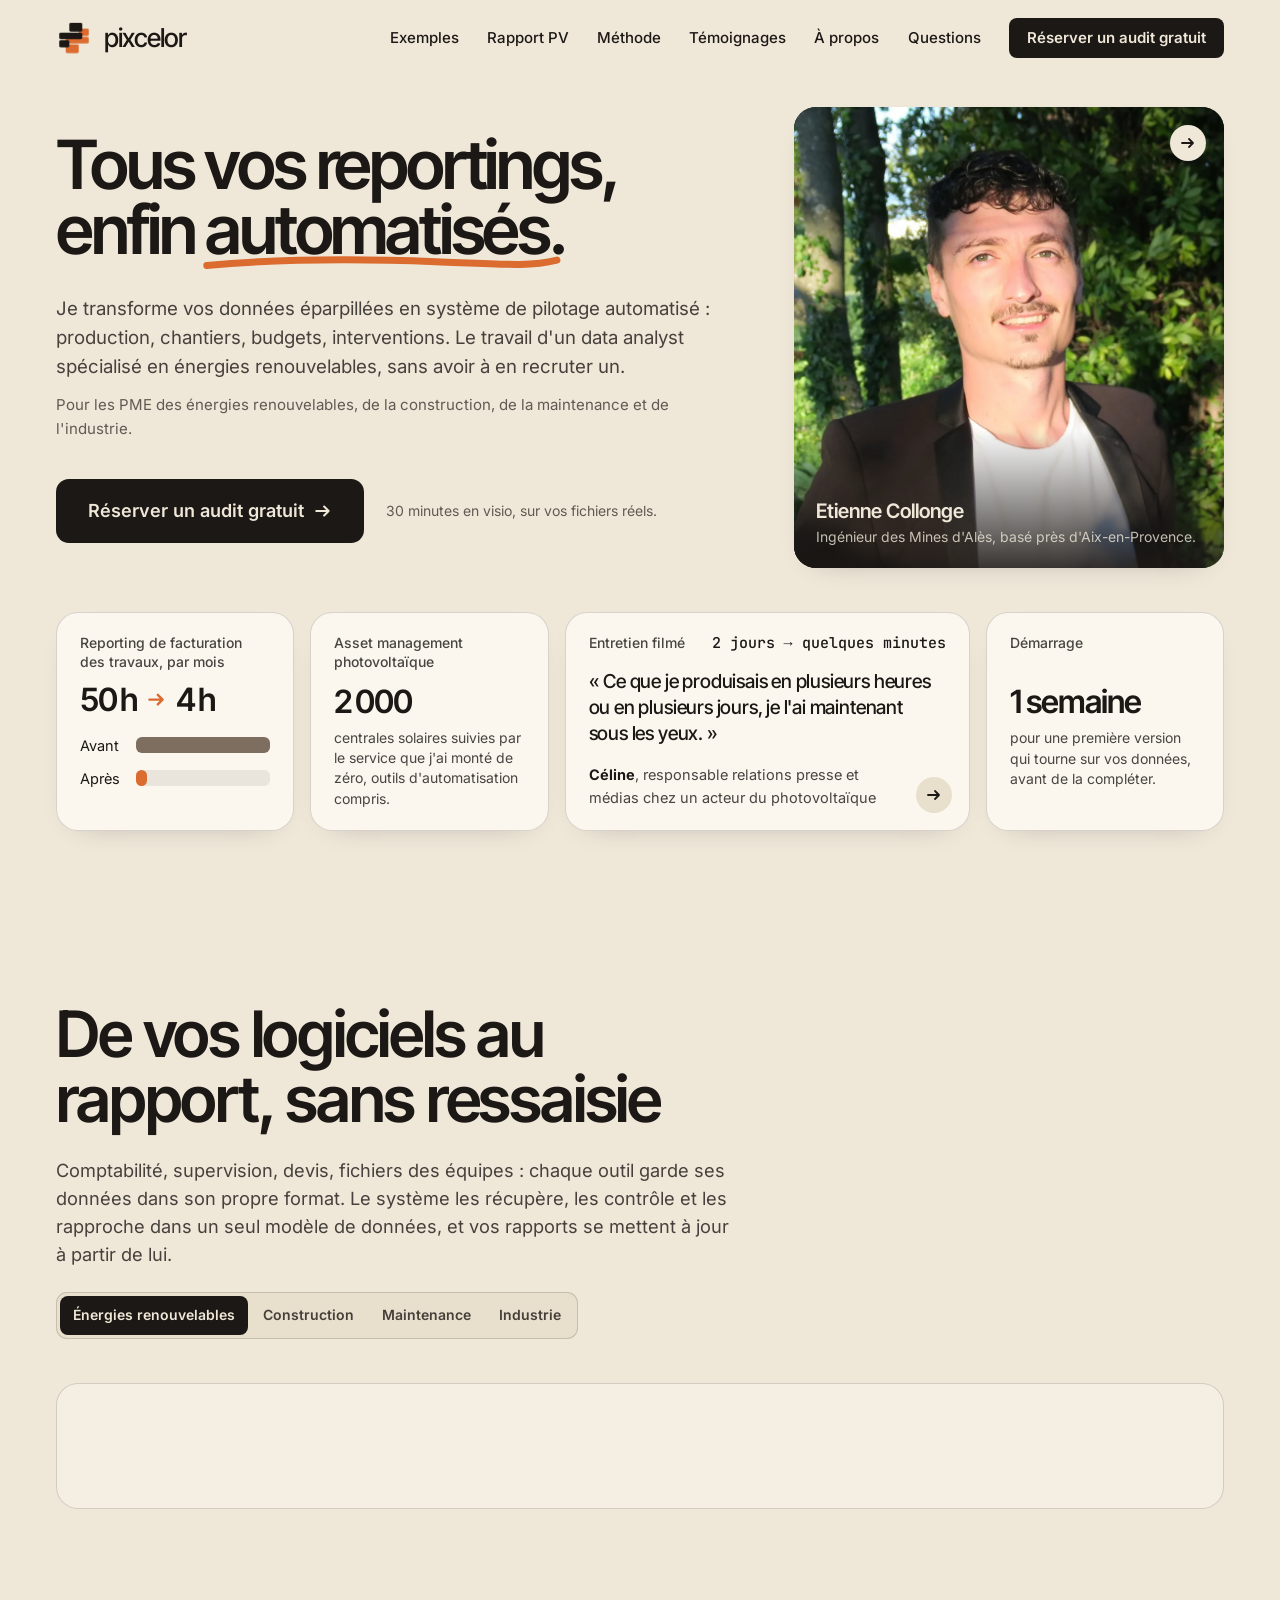
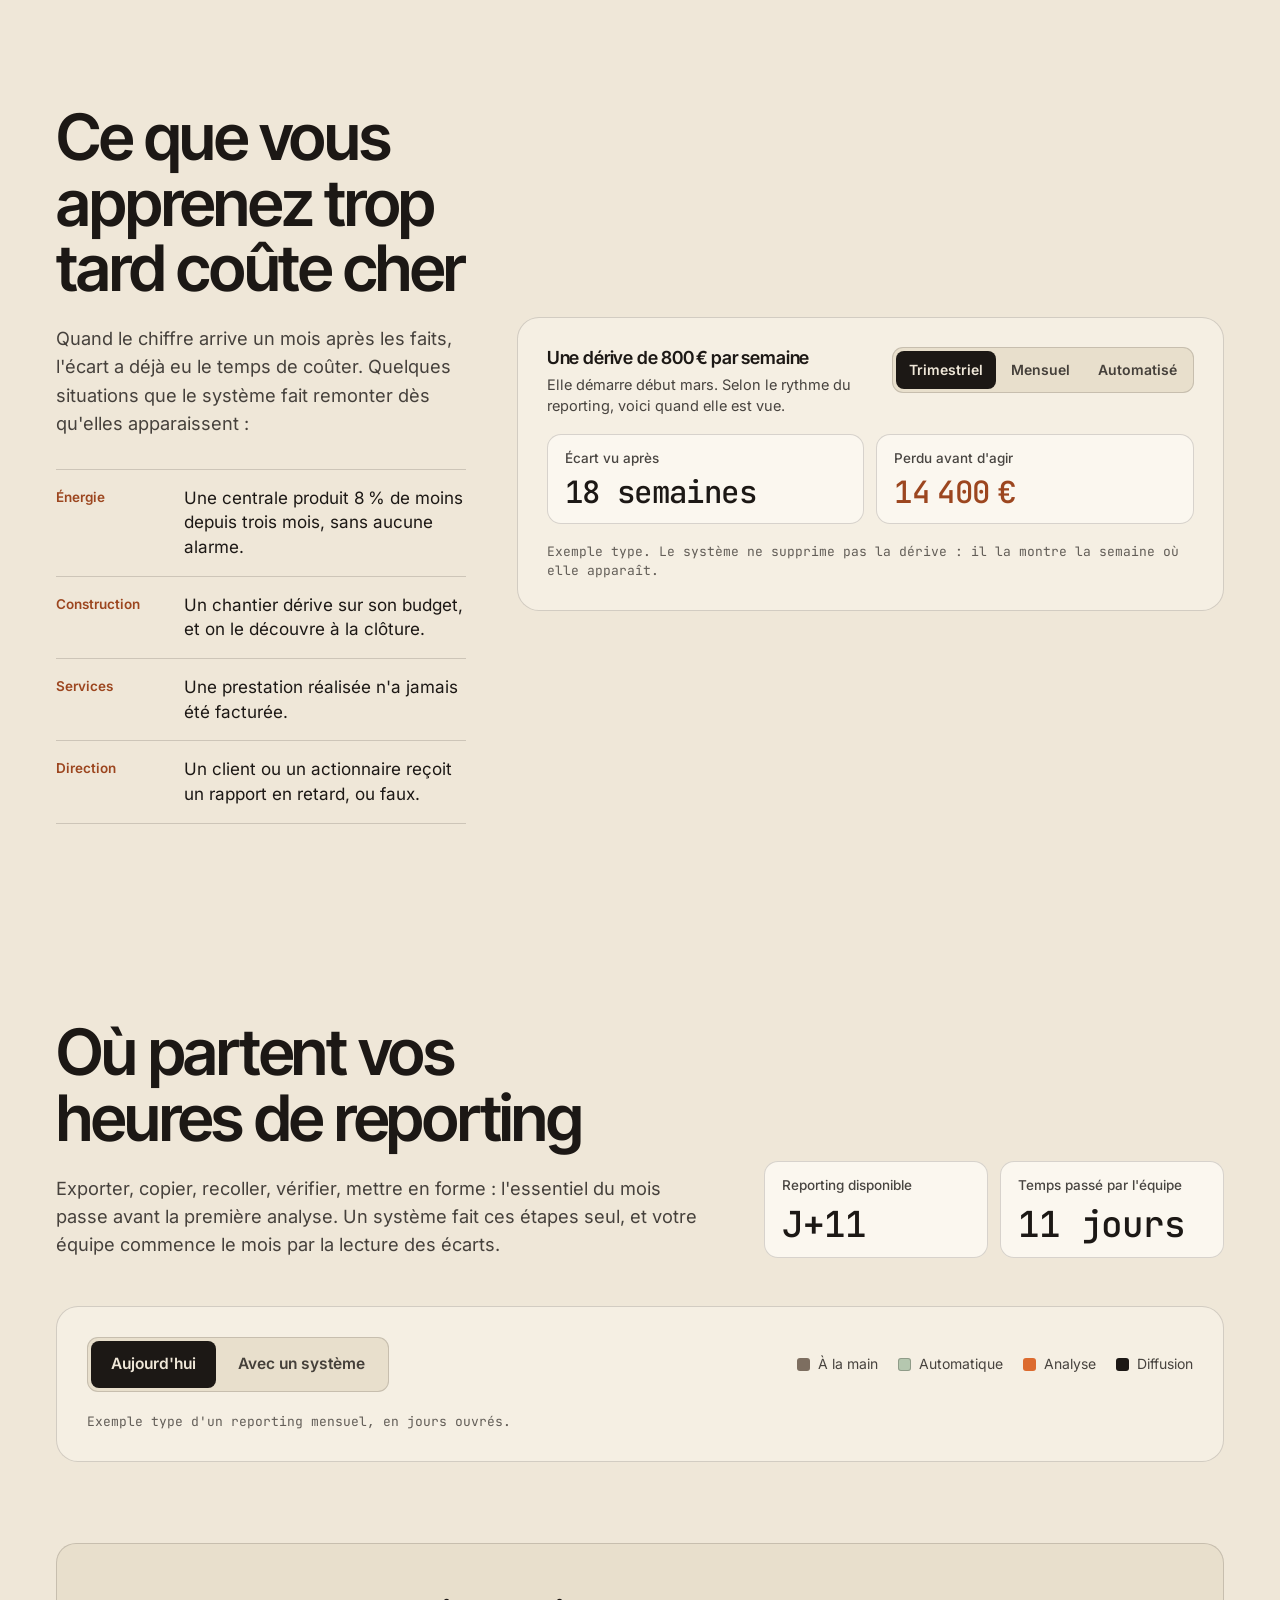
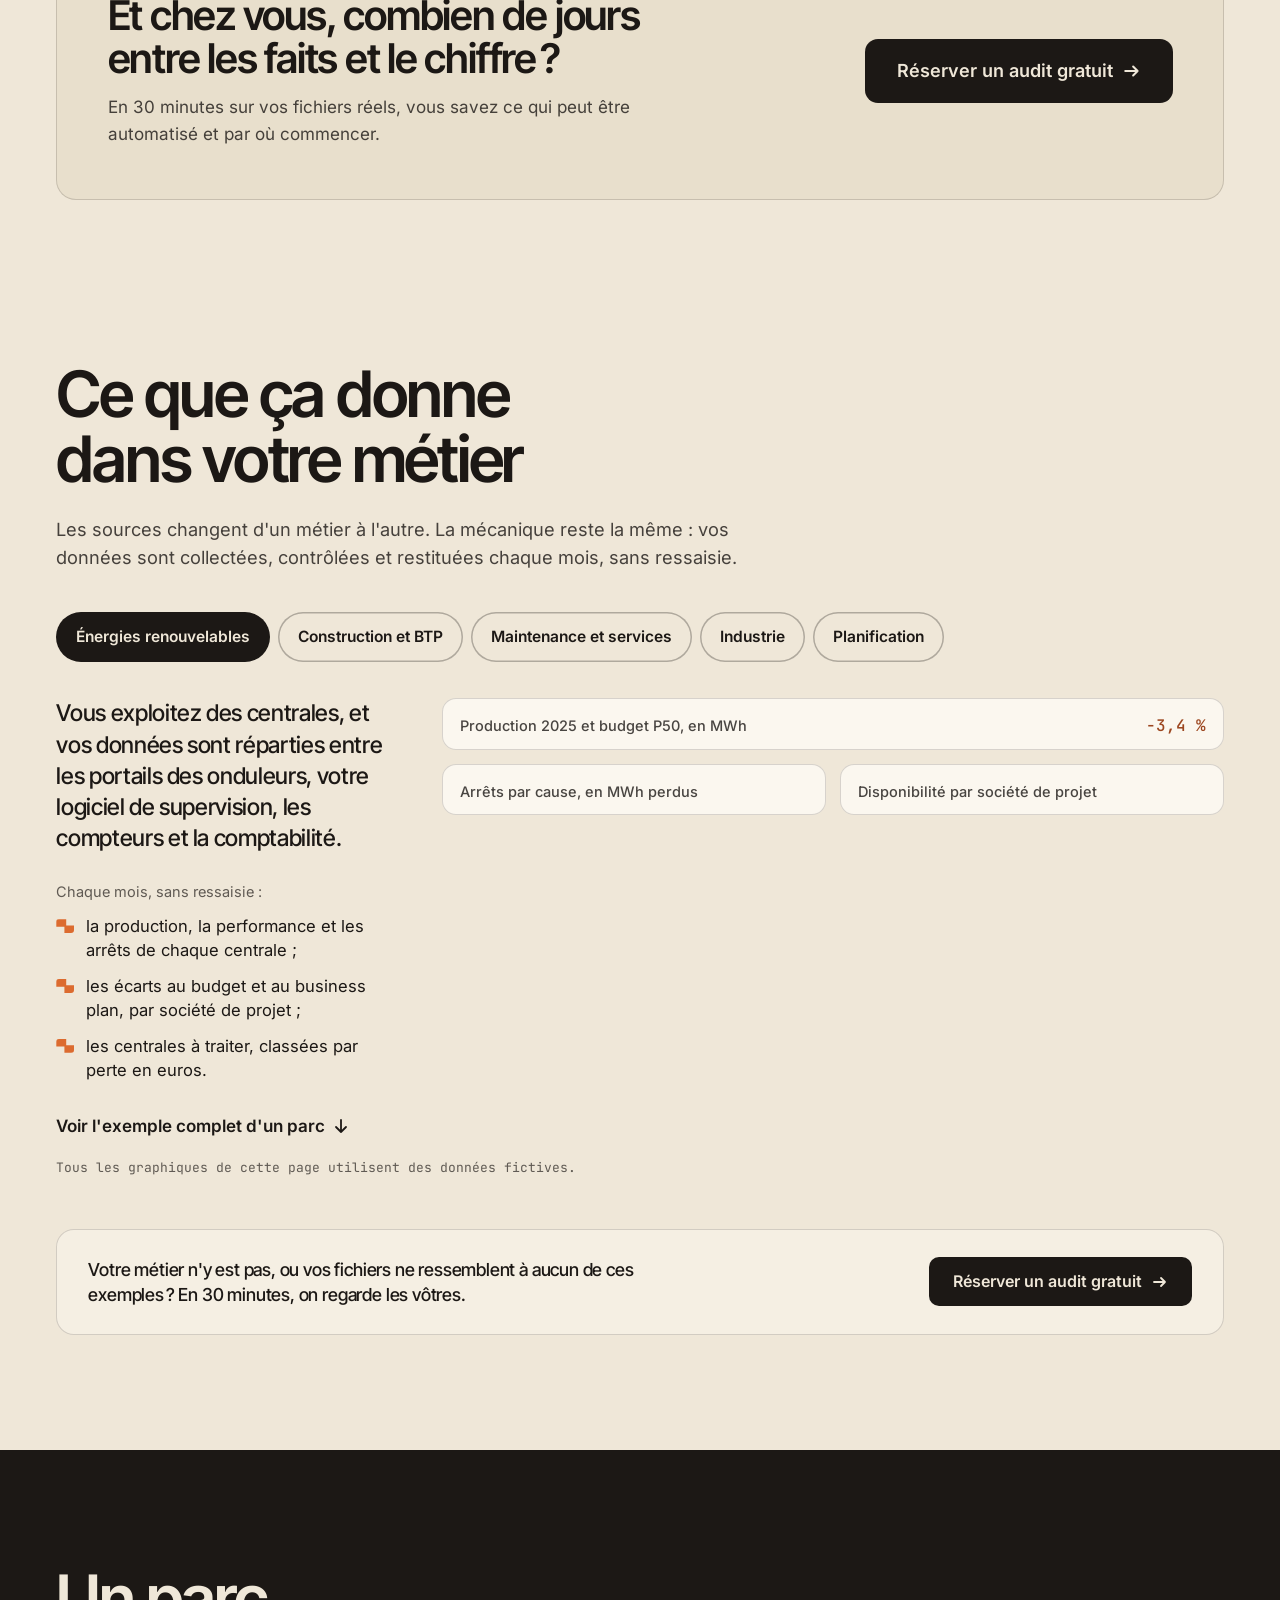
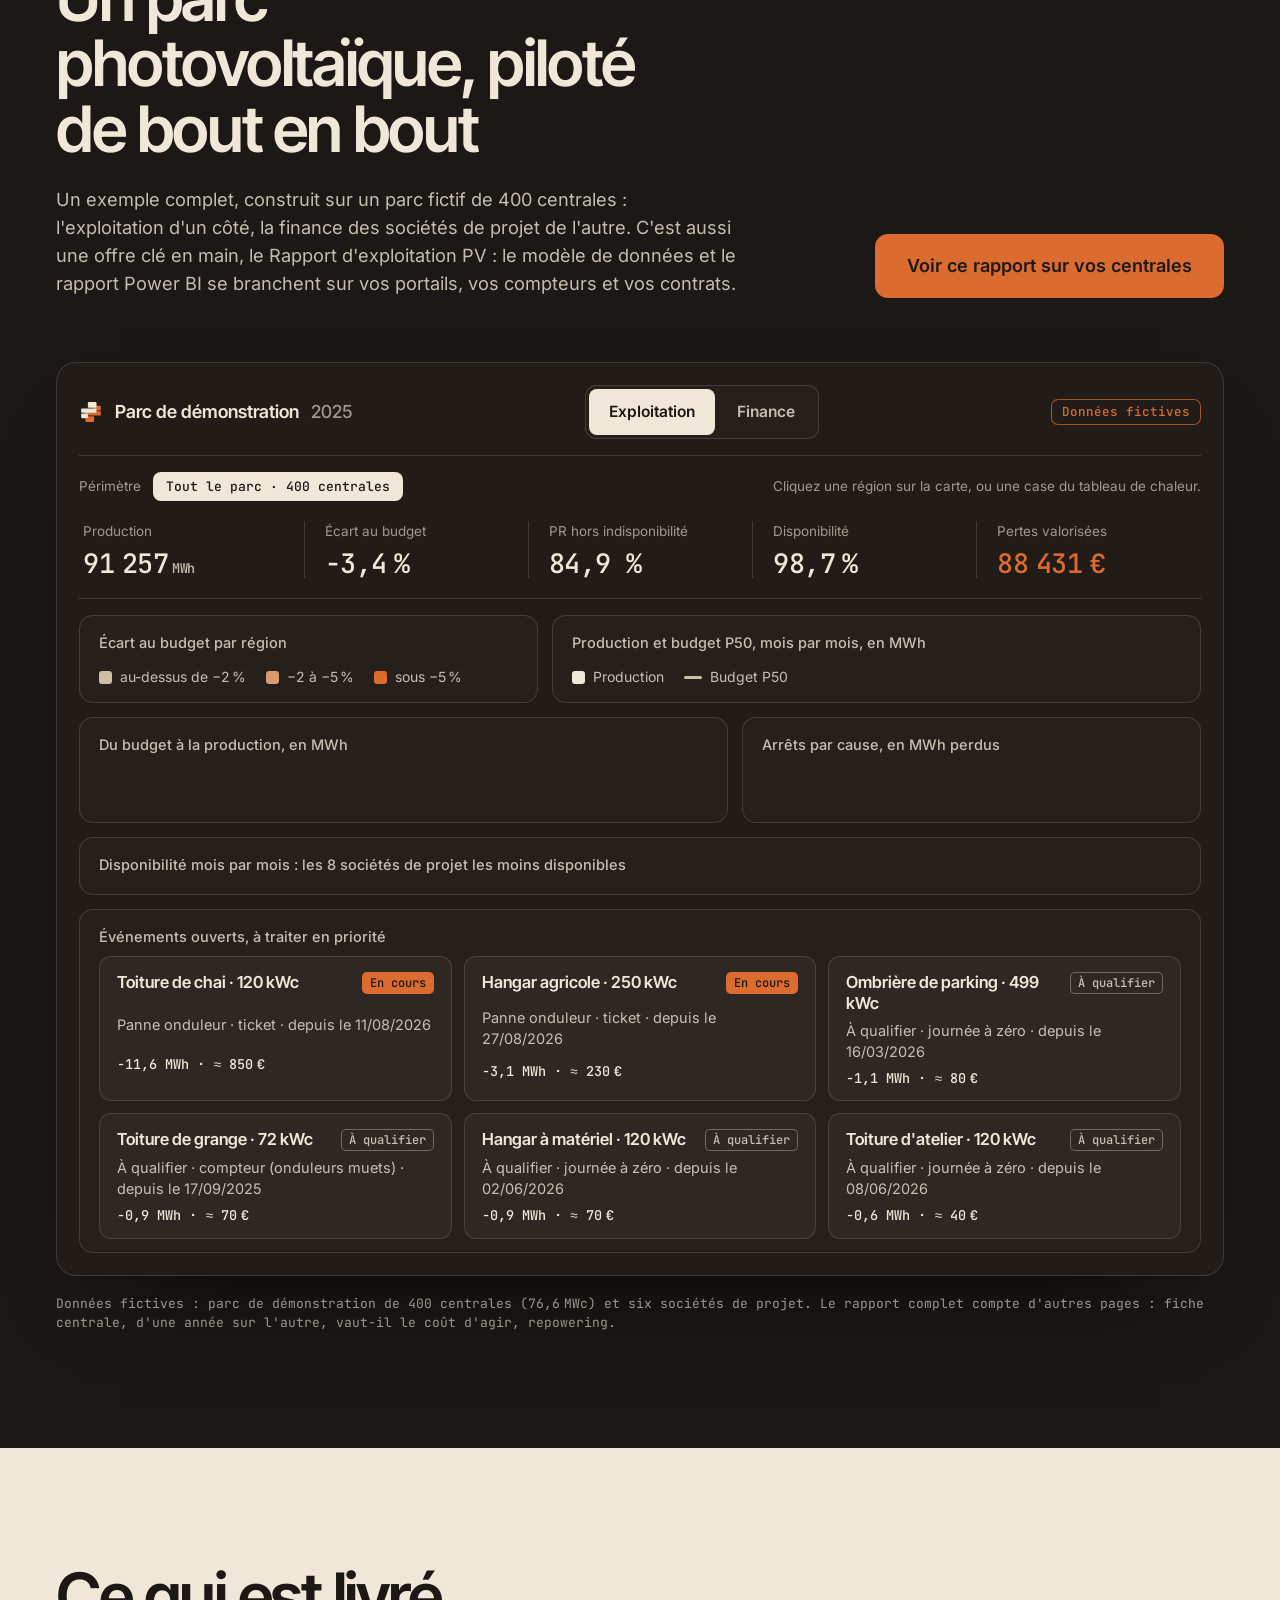
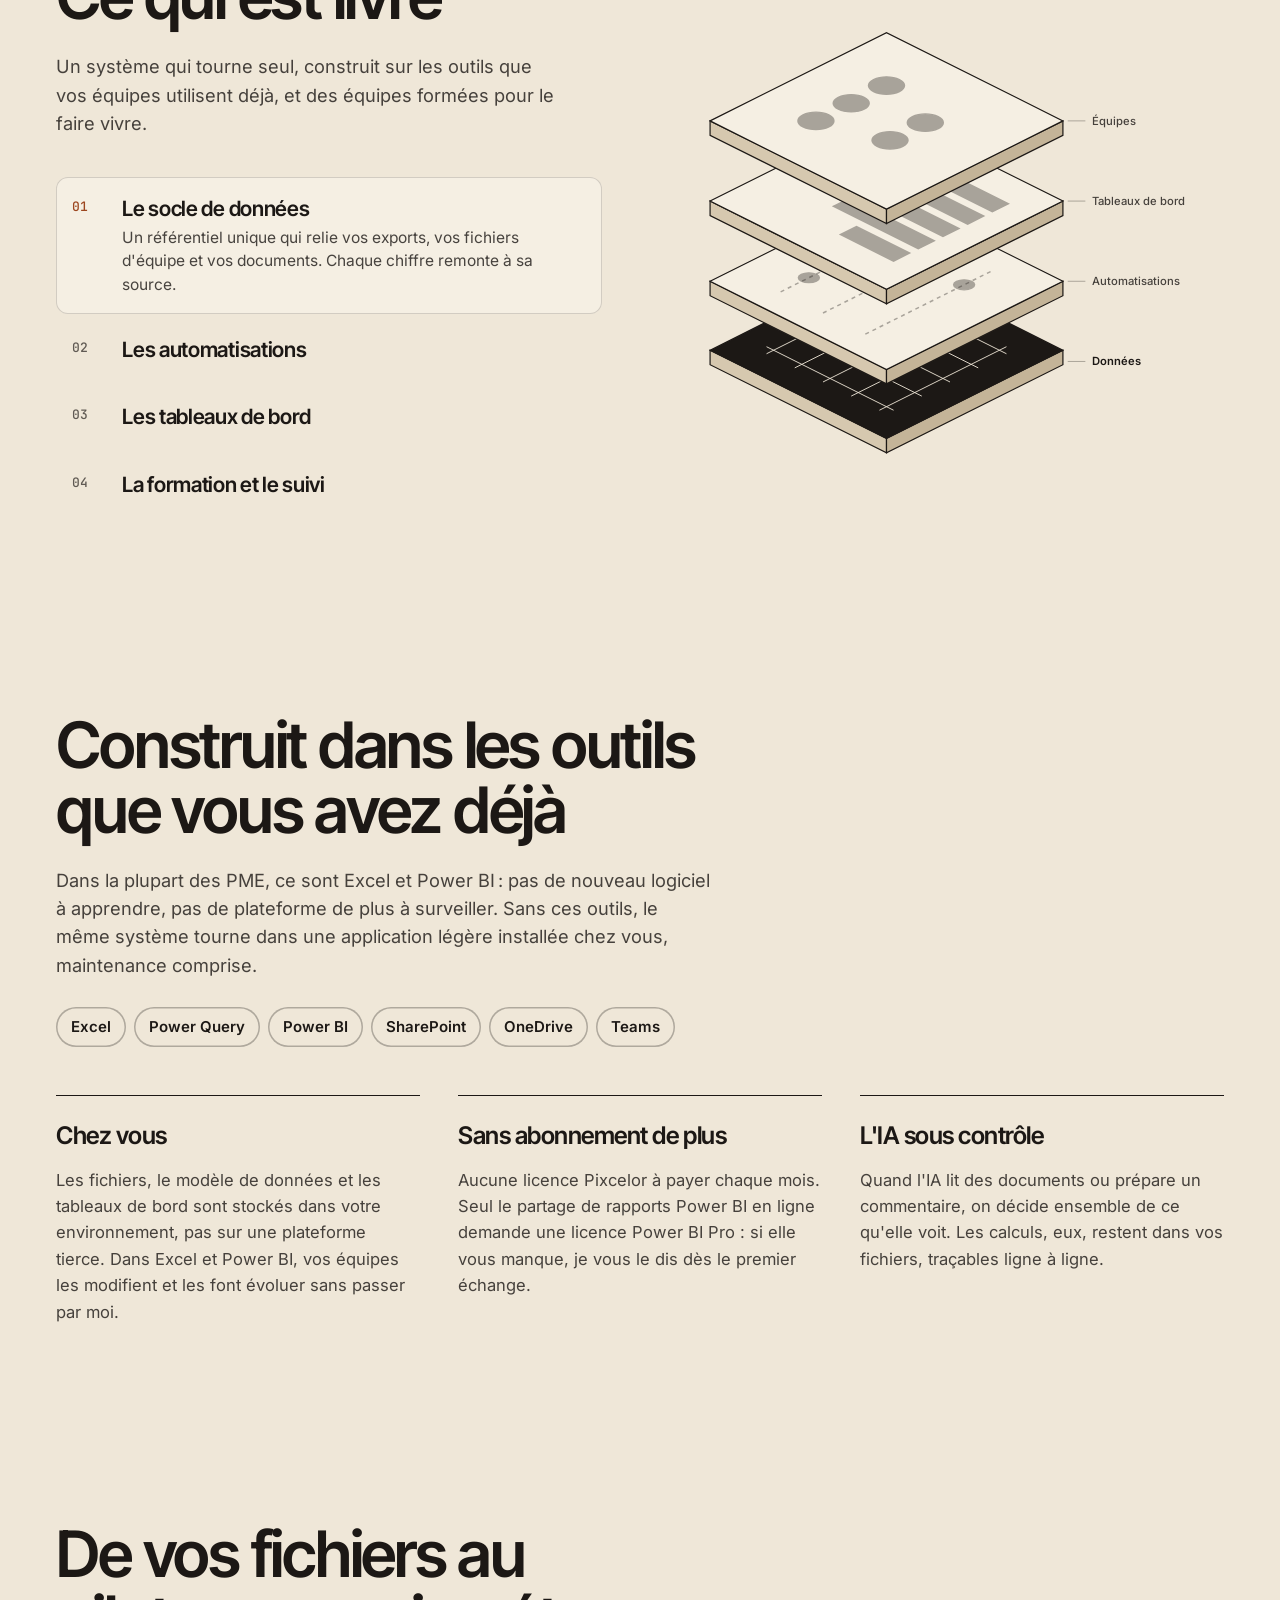
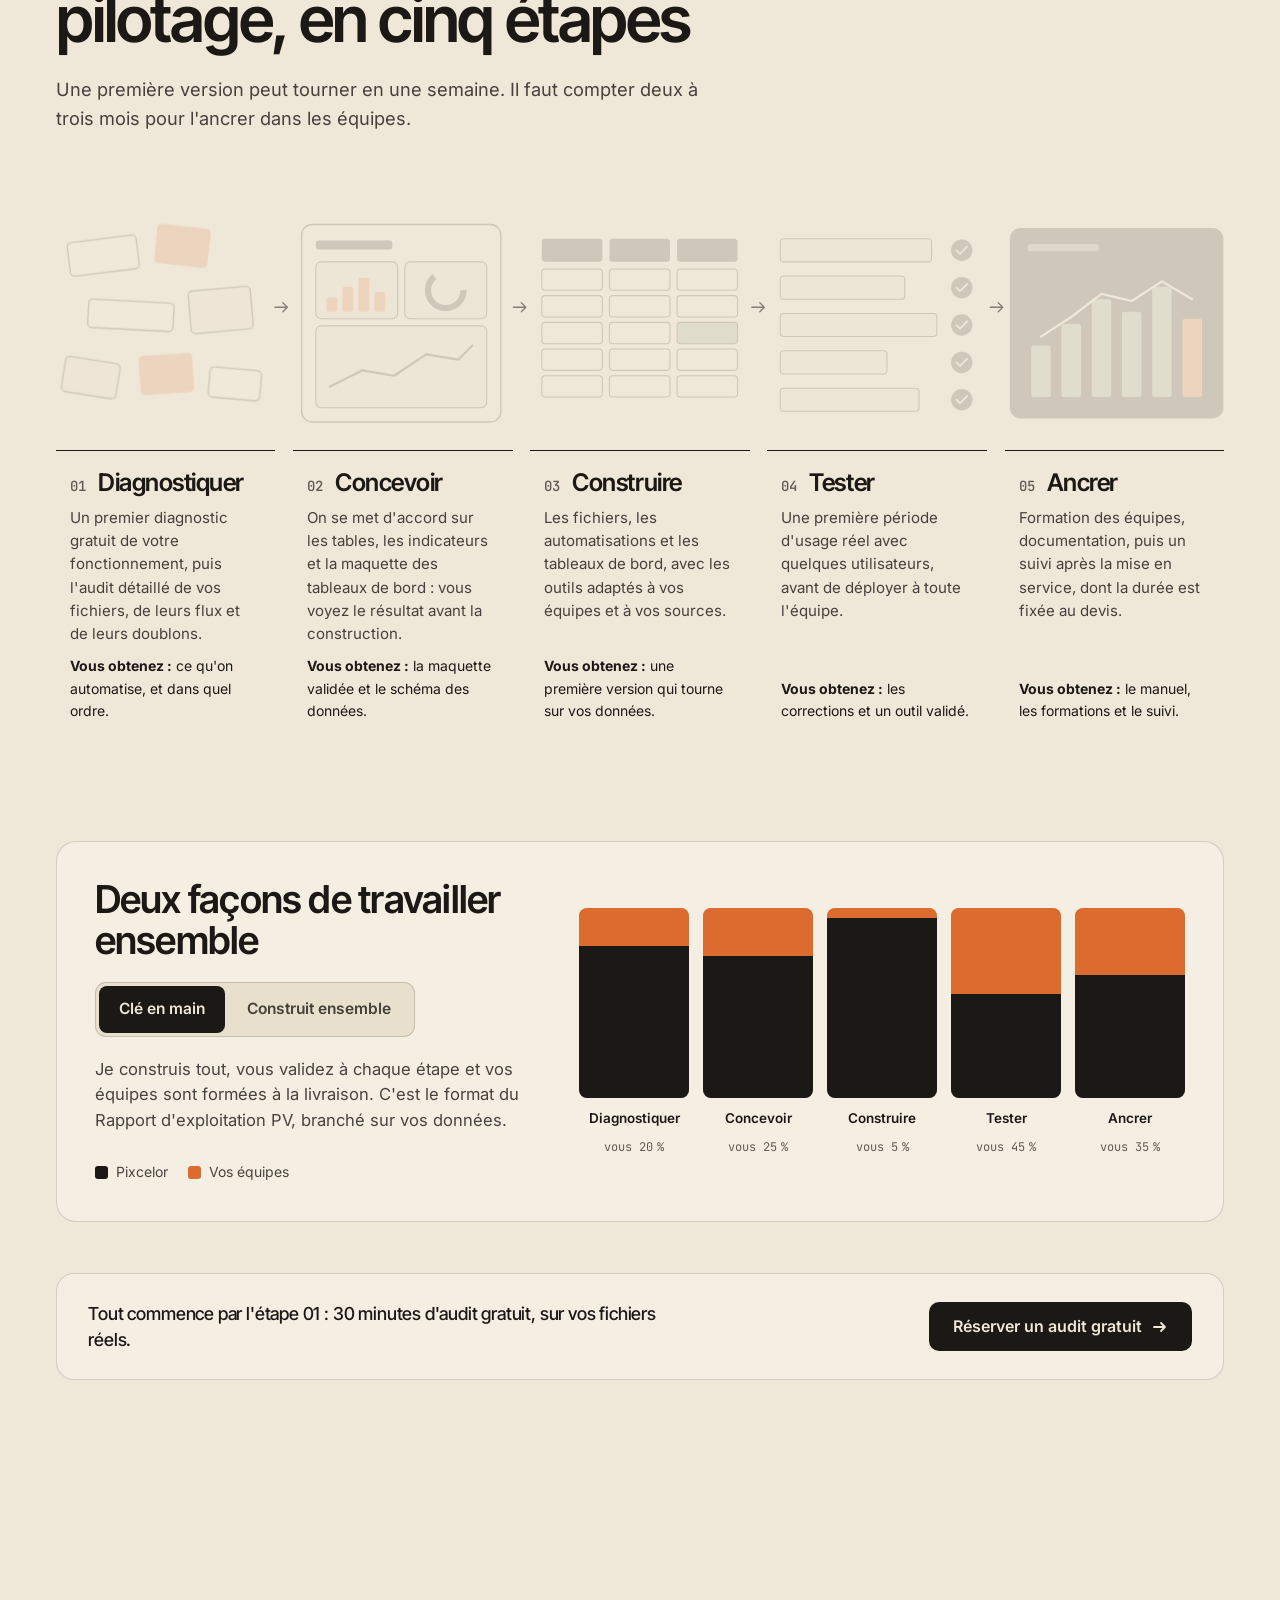
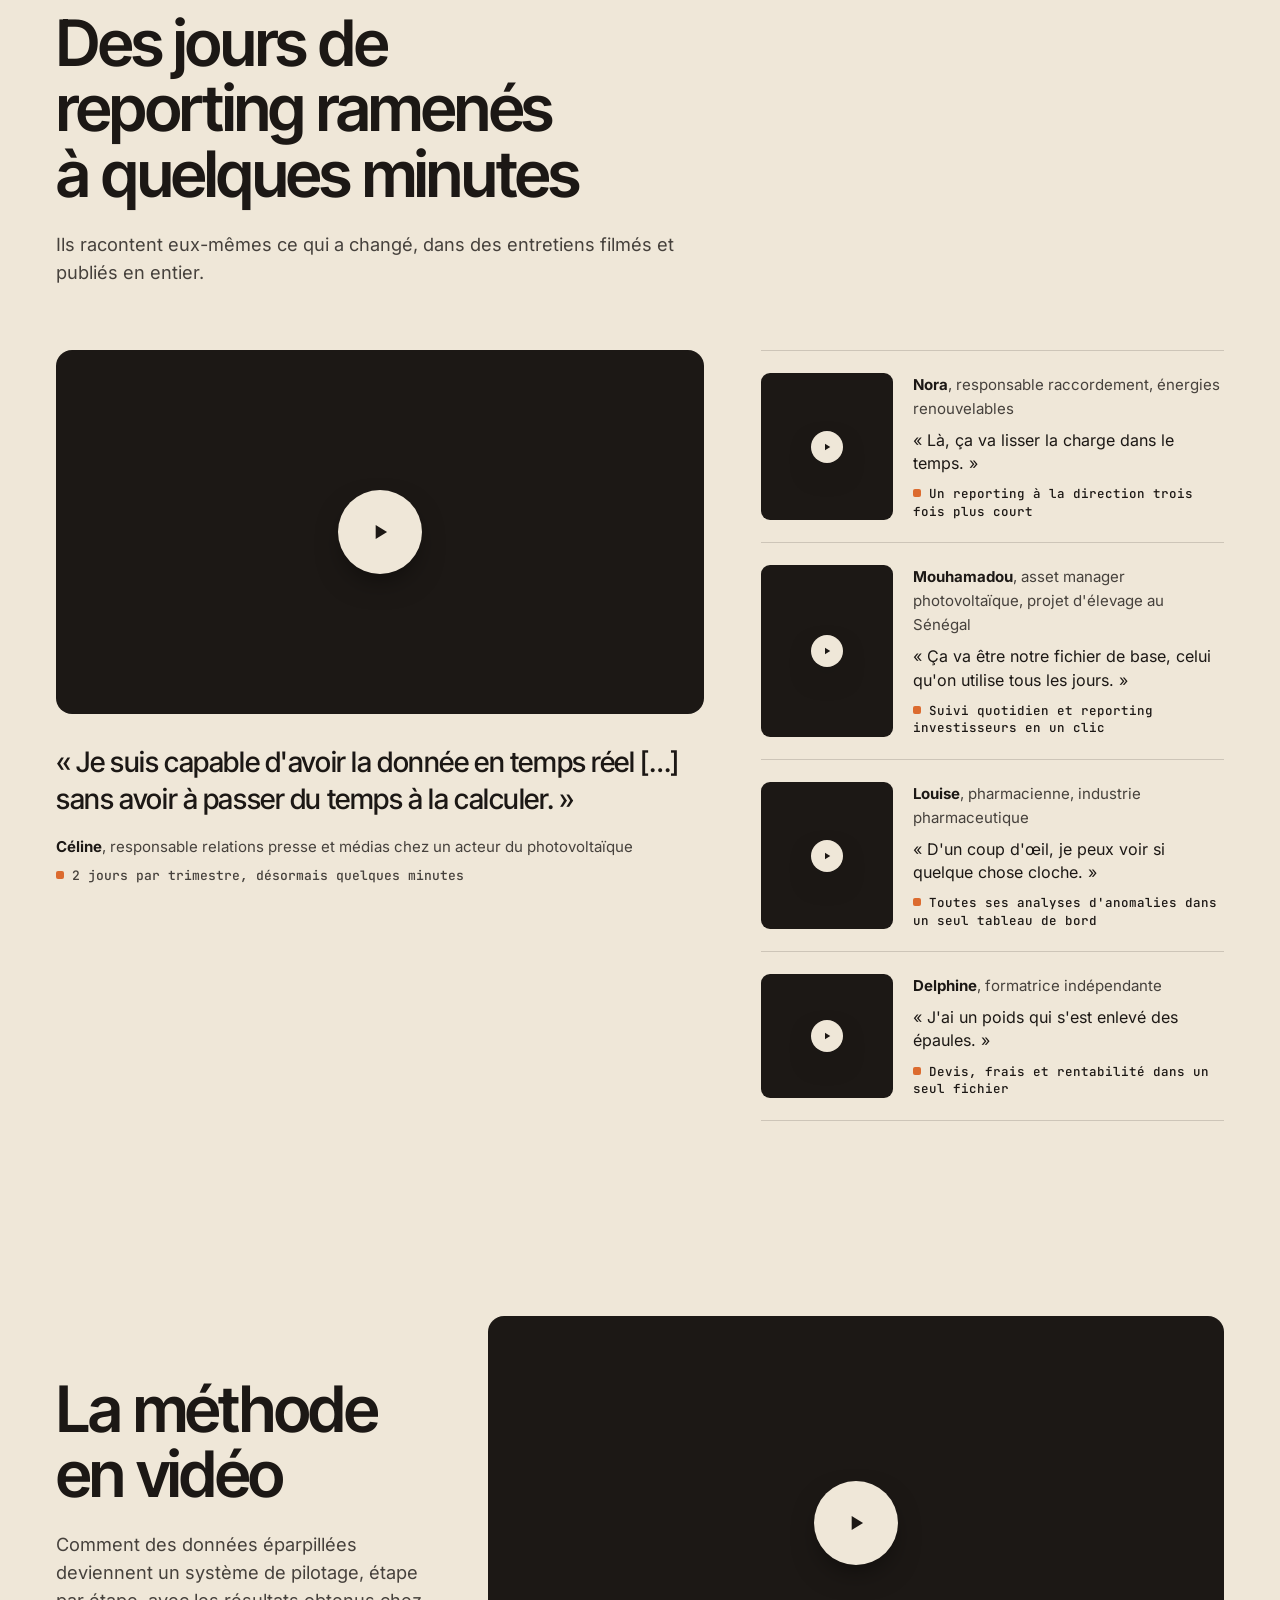
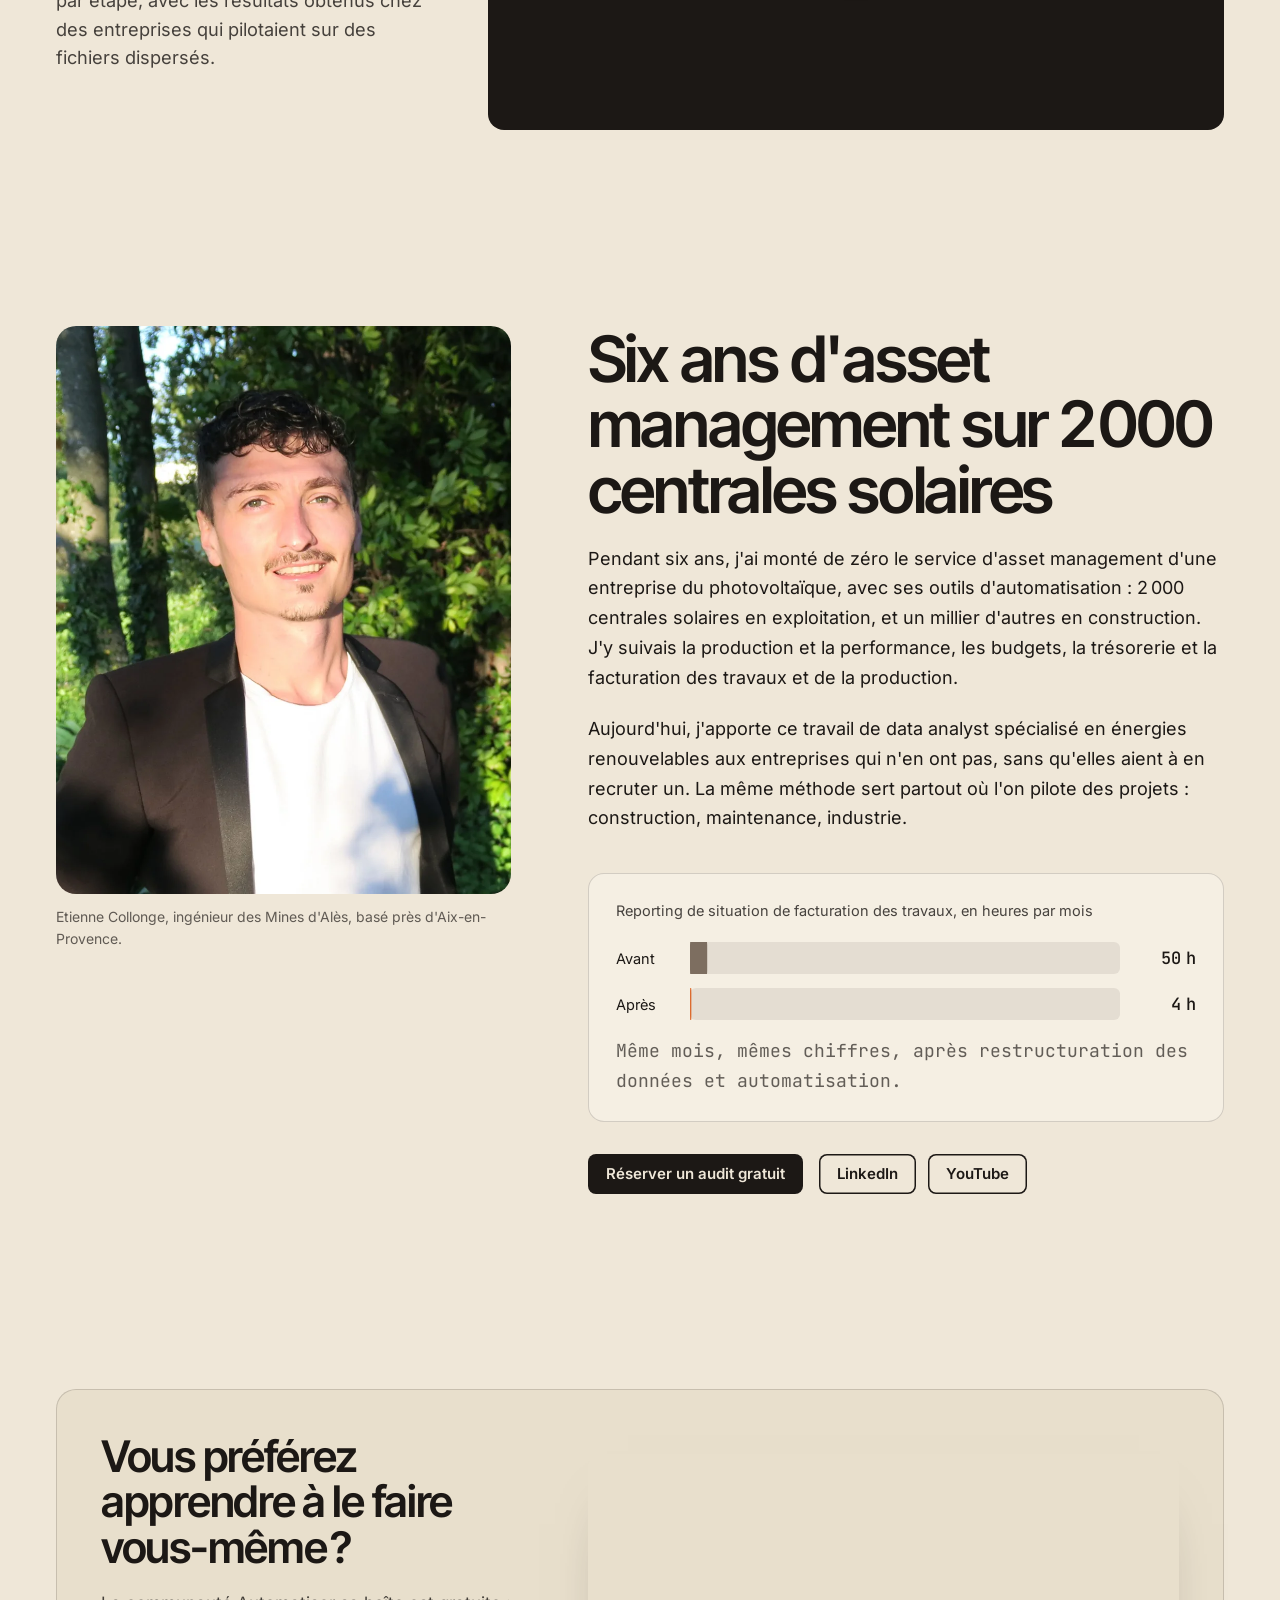
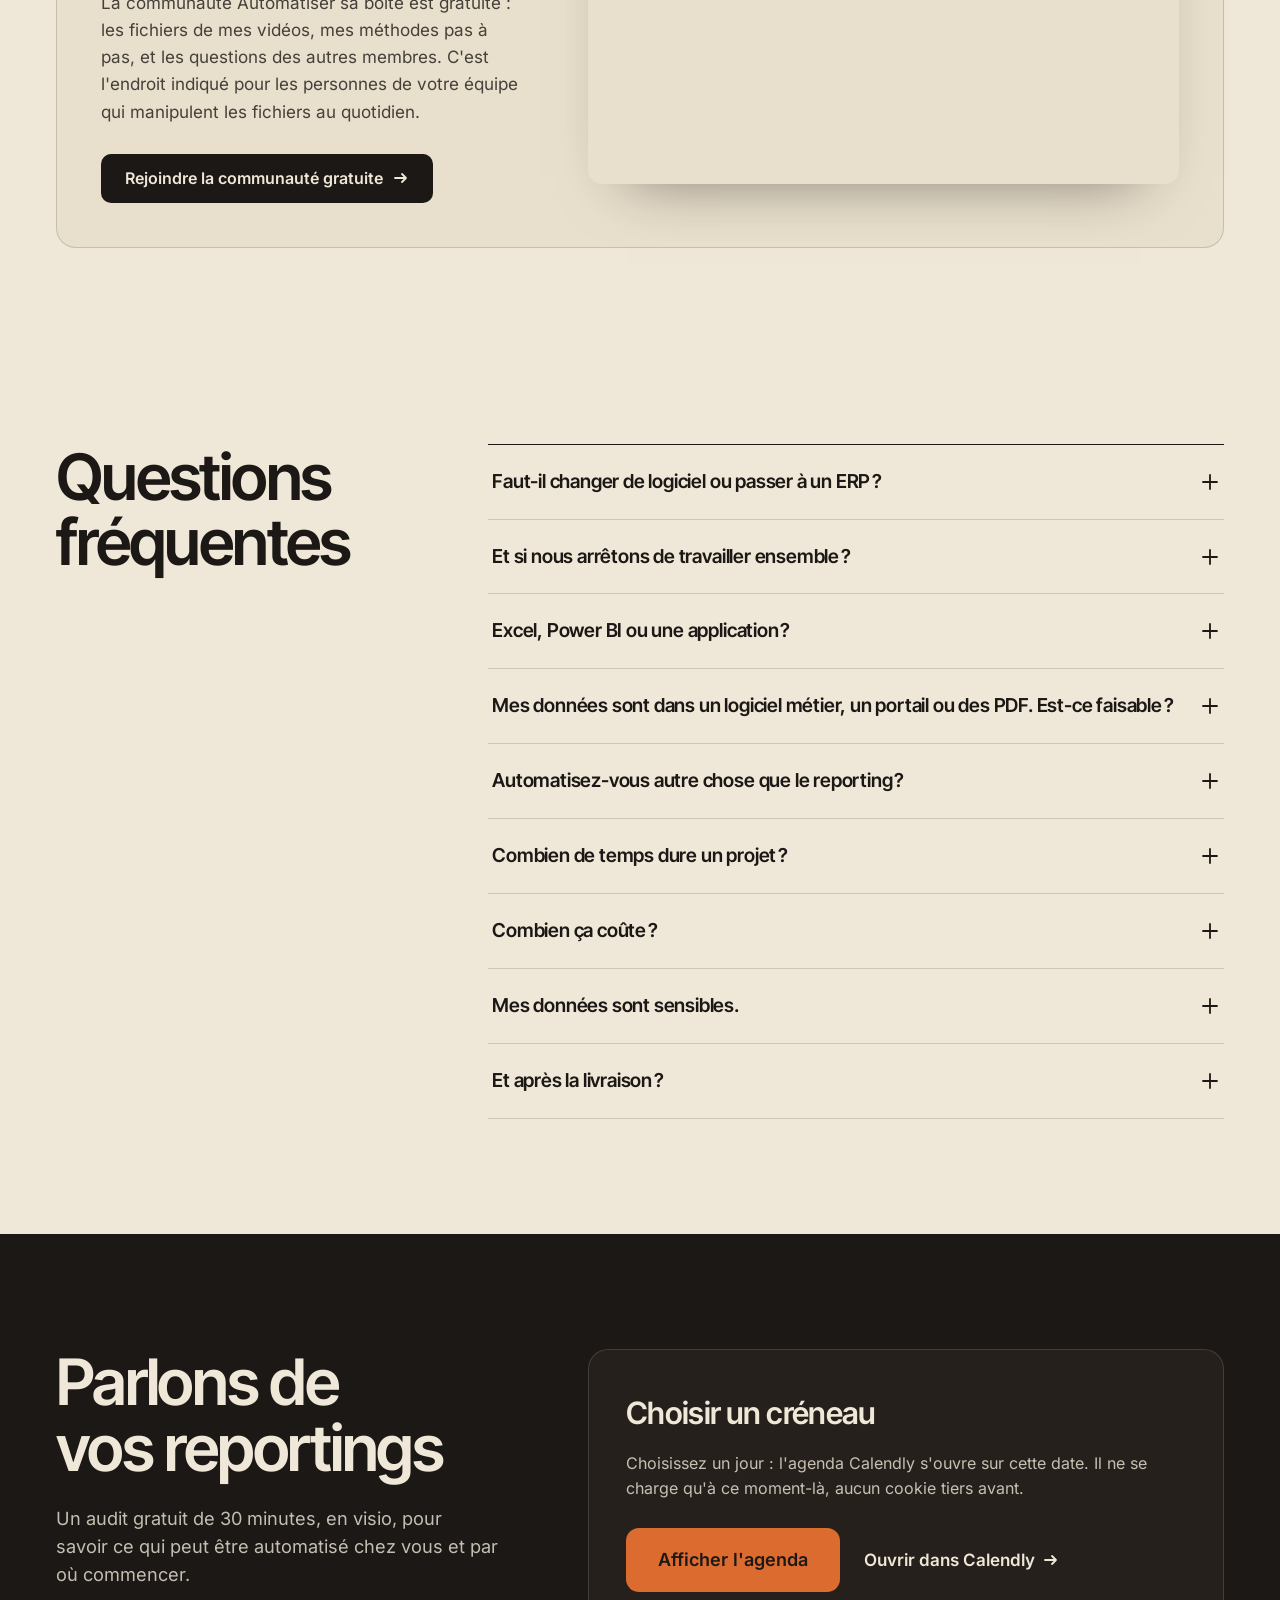
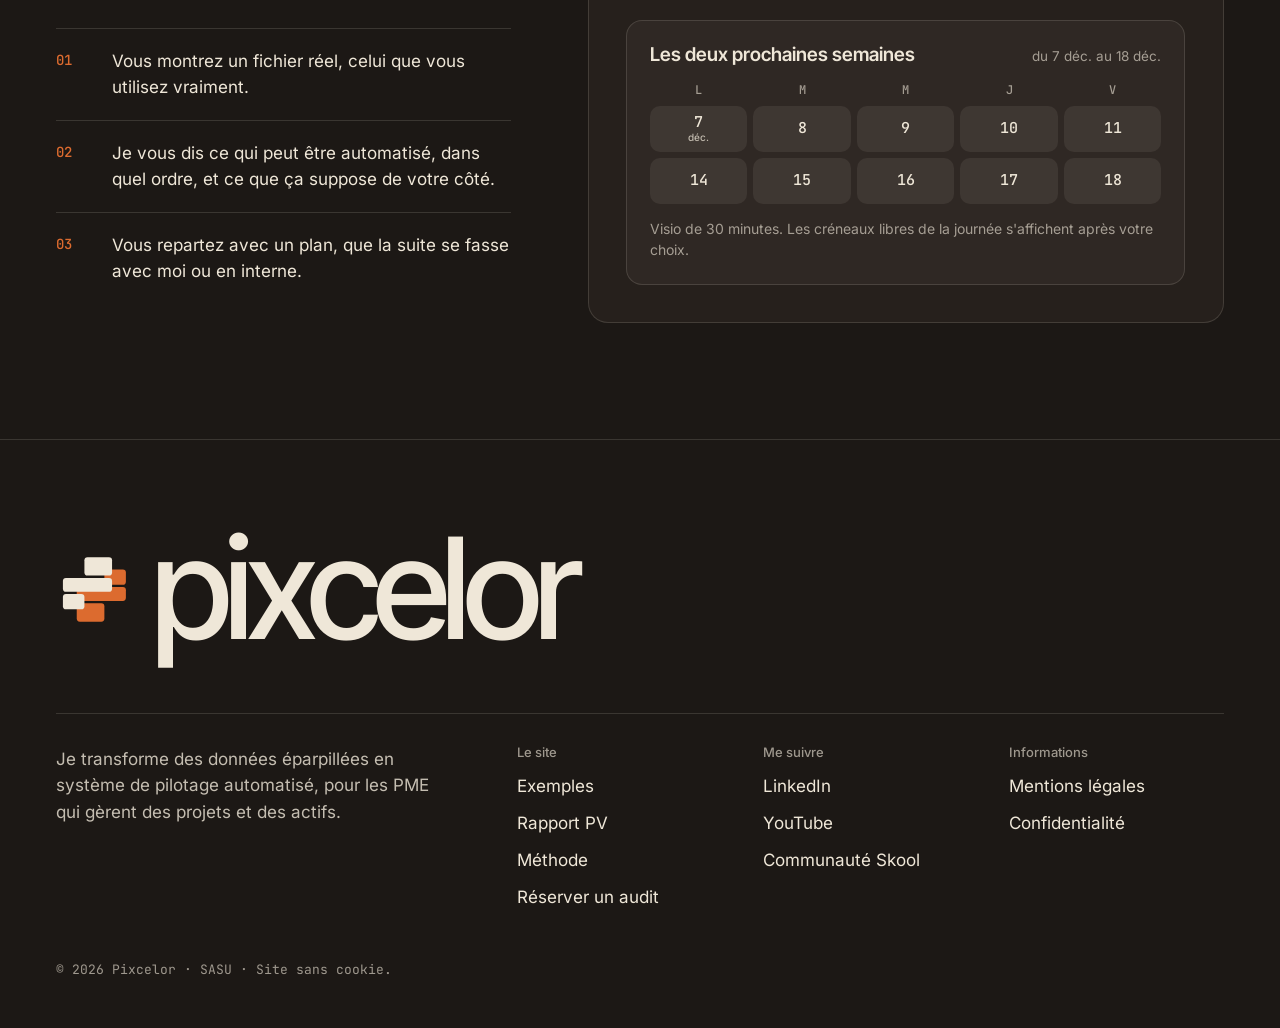
<file: index.html>
<!doctype html>
<html lang="fr">
<head>
<meta charset="utf-8">
<meta name="viewport" content="width=device-width, initial-scale=1">
<meta http-equiv="Content-Security-Policy" content="default-src 'self'; script-src 'self'; style-src 'self'; img-src 'self' data:; font-src 'self'; frame-src https://www.youtube-nocookie.com https://calendly.com; connect-src 'self'; base-uri 'self'; form-action 'none'; object-src 'none'">
<meta name="referrer" content="strict-origin-when-cross-origin">
<title>Pixcelor · Tous vos reportings, enfin automatisés</title>
<meta name="description" content="Je transforme vos données éparpillées en système de pilotage automatisé. Le travail d'un data analyst spécialisé en énergies renouvelables, sans avoir à en recruter un.">
<link rel="canonical" href="https://pixcelor.com/">
<meta property="og:type" content="website">
<meta property="og:locale" content="fr_FR">
<meta property="og:title" content="Tous vos reportings, enfin automatisés">
<meta property="og:description" content="Un système de pilotage automatisé pour les PME des énergies renouvelables, de la construction, de la maintenance et de l'industrie.">
<meta property="og:url" content="https://pixcelor.com/">
<meta name="theme-color" content="#EFE7D8">
<link rel="icon" href="assets/img/favicon.svg" type="image/svg+xml">
<link rel="apple-touch-icon" href="assets/img/apple-touch-icon.png">
<link rel="preload" href="assets/fonts/InterTight-latin.woff2" as="font" type="font/woff2" crossorigin>
<link rel="preload" href="assets/fonts/Inter-latin.woff2" as="font" type="font/woff2" crossorigin>
<link rel="stylesheet" href="assets/css/site.css?v=26">
<link rel="stylesheet" href="assets/css/bento.css?v=26">
<script src="assets/js/data-demo.js?v=26" defer></script>
<script src="assets/js/site.js?v=26" defer></script>
</head>
<body>
<a class="skip" href="#contenu">Aller au contenu</a>

<header class="site-header" id="haut">
  <div class="wrap header-row">
    <a class="brand logo-anim" href="#haut" aria-label="Pixcelor, haut de page">
      <svg viewBox="0 0 100 100" aria-hidden="true">
        <g class="logo-t" fill="#DC6B2F"><rect x="63" y="24" width="28" height="20" rx="4"/><rect x="27" y="47" width="64" height="18" rx="4"/><rect x="27" y="68" width="36" height="24" rx="4"/></g>
        <g class="logo-e" fill="#1C1815"><rect x="37" y="8" width="36" height="24" rx="4"/><rect x="9" y="35" width="64" height="18" rx="4"/><rect x="9" y="56" width="28" height="20" rx="4"/></g>
      </svg>
      <span class="brand-word">pixcelor</span>
    </a>
    <nav class="nav" id="nav" aria-label="Sections de la page">
      <a href="#exemples">Exemples</a>
      <a href="#rapport-pv">Rapport PV</a>
      <a href="#methode">Méthode</a>
      <a href="#temoignages">Témoignages</a>
      <a href="#a-propos">À propos</a>
      <a href="#questions">Questions</a>
      <a class="btn btn--small" href="#reserver" data-track="reserver-menu">Réserver un audit gratuit</a>
    </nav>
    <button class="menu-btn" type="button" aria-expanded="false" aria-controls="nav" aria-label="Ouvrir le menu">
      <svg width="22" height="22" viewBox="0 0 22 22" aria-hidden="true"><path d="M3 7h16M3 15h16" fill="none" stroke="currentColor" stroke-width="1.8" stroke-linecap="round"/></svg>
    </button>
  </div>
</header>

<main id="contenu">

<!-- Accueil : la proposition de valeur d'abord, la photo ensuite, les preuves en dessous -->
<section class="b-hero" id="accueil" aria-labelledby="titre-accueil">
  <div class="wrap">
    <div class="hero2">
      <div class="hero2-text">
        <h1 class="hero2-title" id="titre-accueil">Tous vos reportings, enfin <span class="hl">automatisés.<svg class="hl-stroke" viewBox="0 0 600 40" preserveAspectRatio="none" aria-hidden="true"><path pathLength="1" d="M8 28 C 130 12, 270 12, 390 19 S 548 31, 592 15"/></svg></span></h1>
        <p class="hero2-lead">Je transforme vos données éparpillées en système de pilotage automatisé : production, chantiers, budgets, interventions. Le travail d'un data analyst spécialisé en énergies renouvelables, sans avoir à en recruter un.</p>
        <p class="b-for">Pour les PME des énergies renouvelables, de la construction, de la maintenance et de l'industrie.</p>
        <div class="b-cta">
          <a class="btn btn--xl" href="#reserver" data-track="reserver-accueil">Réserver un audit gratuit
            <svg width="18" height="18" viewBox="0 0 16 16" aria-hidden="true"><path d="M2 8h11M9 4l4 4-4 4" fill="none" stroke="currentColor" stroke-width="1.8" stroke-linecap="round" stroke-linejoin="round"/></svg></a>
          <span class="micro">30 minutes en visio, sur vos fichiers réels.</span>
        </div>
      </div>

      <a class="tile-b t-photo hero2-photo" href="#a-propos">
        <img src="assets/img/etienne-portrait.webp" alt="Etienne Collonge, fondateur de Pixcelor" width="880" height="1100">
        <span class="t-cap"><strong>Etienne Collonge</strong><span>Ingénieur des Mines d'Alès, basé près d'Aix-en-Provence.</span></span>
        <span class="t-go" aria-hidden="true"><svg width="16" height="16" viewBox="0 0 16 16"><path d="M2 8h11M9 4l4 4-4 4" fill="none" stroke="currentColor" stroke-width="1.8" stroke-linecap="round" stroke-linejoin="round"/></svg></span>
      </a>
    </div>

    <div class="hero2-proofs">
      <div class="tile-b t-ba" data-reveal>
        <p class="t-label"><span>Reporting de facturation des travaux, par mois</span></p>
        <p class="t-big">50&#8239;h <svg viewBox="0 0 16 16" aria-hidden="true"><path d="M2 8h11M9 4l4 4-4 4" fill="none" stroke="currentColor" stroke-width="2" stroke-linecap="round" stroke-linejoin="round"/></svg> 4&#8239;h</p>
        <div class="ba-rows" aria-hidden="true">
          <span>Avant</span><div class="ba-bar"><i class="full"></i></div>
          <span>Après</span><div class="ba-bar"><i class="short"></i></div>
        </div>
      </div>

      <div class="tile-b t-num">
        <p class="t-label"><span>Asset management photovoltaïque</span></p>
        <div class="t-body">
          <p class="t-big">2&#8239;000</p>
          <p class="t-foot">centrales solaires suivies par le service que j'ai monté de zéro, outils d'automatisation compris.</p>
        </div>
      </div>

      <a class="tile-b t-quote" href="#temoignages">
        <span class="t-label"><span>Entretien filmé</span><b>2 jours <span aria-hidden="true">→</span> quelques minutes</b></span>
        <blockquote>« Ce que je produisais en plusieurs heures ou en plusieurs jours, je l'ai maintenant sous les yeux. »</blockquote>
        <span class="t-who"><strong>Céline</strong>, responsable relations presse et médias chez un acteur du photovoltaïque</span>
        <span class="t-go" aria-hidden="true"><svg width="16" height="16" viewBox="0 0 16 16"><path d="M2 8h11M9 4l4 4-4 4" fill="none" stroke="currentColor" stroke-width="1.8" stroke-linecap="round" stroke-linejoin="round"/></svg></span>
      </a>

      <div class="tile-b t-num">
        <p class="t-label"><span>Démarrage</span></p>
        <div class="t-body">
          <p class="t-big">1 semaine</p>
          <p class="t-foot">pour une première version qui tourne sur vos données, avant de la compléter.</p>
        </div>
      </div>
    </div>
  </div>
</section>

<!-- Des logiciels au rapport -->
<section class="section section--tight" id="systeme" aria-labelledby="titre-systeme">
  <div class="wrap">
    <div class="flow-head">
      <div>
        <h2 class="section-title" id="titre-systeme">De vos logiciels au rapport, sans ressaisie</h2>
        <p class="lead">Comptabilité, supervision, devis, fichiers des équipes : chaque outil garde ses données dans son propre format. Le système les récupère, les contrôle et les rapproche dans un seul modèle de données, et vos rapports se mettent à jour à partir de lui.</p>
      </div>
      <div class="seg seg--sm" role="group" aria-label="Choisir un métier">
        <button type="button" aria-pressed="true" data-flow="enr">Énergies renouvelables</button>
        <button type="button" aria-pressed="false" data-flow="btp">Construction</button>
        <button type="button" aria-pressed="false" data-flow="mnt">Maintenance</button>
        <button type="button" aria-pressed="false" data-flow="ind">Industrie</button>
      </div>
    </div>
    <figure class="flow-fig">
      <div class="chart" data-chart="flow"></div>
      <figcaption class="flow-read" aria-live="polite" data-flow-read></figcaption>
    </figure>
  </div>
</section>

<!-- Ce que coûte le retard -->
<section class="section" id="enjeux" aria-labelledby="titre-enjeux">
  <div class="wrap enjeux-grid">
    <div>
      <h2 class="section-title" id="titre-enjeux">Ce que vous apprenez trop tard coûte cher</h2>
      <p class="lead">Quand le chiffre arrive un mois après les faits, l'écart a déjà eu le temps de coûter. Quelques situations que le système fait remonter dès qu'elles apparaissent :</p>
      <ul class="blind">
        <li><span>Énergie</span>Une centrale produit 8&#8239;% de moins depuis trois mois, sans aucune alarme.</li>
        <li><span>Construction</span>Un chantier dérive sur son budget, et on le découvre à la clôture.</li>
        <li><span>Services</span>Une prestation réalisée n'a jamais été facturée.</li>
        <li><span>Direction</span>Un client ou un actionnaire reçoit un rapport en retard, ou faux.</li>
      </ul>
    </div>
    <figure class="delay-fig">
      <figcaption class="delay-head">
        <span class="delay-t"><strong>Une dérive de 800&#8239;€ par semaine</strong>Elle démarre début mars. Selon le rythme du reporting, voici quand elle est vue.</span>
        <span class="seg seg--sm" role="group" aria-label="Rythme du reporting">
          <button type="button" aria-pressed="true" data-delay="trim">Trimestriel</button>
          <button type="button" aria-pressed="false" data-delay="mens">Mensuel</button>
          <button type="button" aria-pressed="false" data-delay="auto">Automatisé</button>
        </span>
      </figcaption>
      <div class="stat-row" aria-live="polite">
        <div class="stat"><span>Écart vu après</span><b data-delay-seen>18 semaines</b></div>
        <div class="stat stat--key"><span>Perdu avant d'agir</span><b data-delay-kpi>14&#8239;400&#8239;€</b></div>
      </div>
      <div class="chart" data-chart="delay"></div>
      <p class="note">Exemple type. Le système ne supprime pas la dérive : il la montre la semaine où elle apparaît.</p>
    </figure>
  </div>
</section>

<!-- Avant / après -->
<section class="section section--tight" id="constat" aria-labelledby="titre-constat">
  <div class="wrap">
    <div class="constat-top">
      <div>
        <h2 class="section-title" id="titre-constat">Où partent vos heures de reporting</h2>
        <p class="lead">Exporter, copier, recoller, vérifier, mettre en forme : l'essentiel du mois passe avant la première analyse. Un système fait ces étapes seul, et votre équipe commence le mois par la lecture des écarts.</p>
      </div>
      <dl class="constat-kpis" aria-live="polite">
        <div><dt>Reporting disponible</dt><dd data-kpi="dispo">J+11</dd></div>
        <div><dt>Temps passé par l'équipe</dt><dd data-kpi="temps">11 jours</dd></div>
      </dl>
    </div>
    <figure class="gantt-fig">
      <div class="gantt-head">
        <div class="seg" role="group" aria-label="Comparer deux façons de produire le reporting">
          <button type="button" aria-pressed="true" data-mode="avant">Aujourd'hui</button>
          <button type="button" aria-pressed="false" data-mode="apres">Avec un système</button>
        </div>
        <div class="legend">
          <span><i class="sw-manual"></i>À la main</span>
          <span><i class="sw-auto"></i>Automatique</span>
          <span><i class="sw-analyse"></i>Analyse</span>
          <span><i class="sw-ink"></i>Diffusion</span>
        </div>
      </div>
      <div class="chart" data-chart="gantt"></div>
      <figcaption class="note">Exemple type d'un reporting mensuel, en jours ouvrés.</figcaption>
    </figure>
  </div>
</section>

<!-- Appel intermédiaire -->
<section class="cta-band" aria-labelledby="titre-cta">
  <div class="wrap">
    <div class="band">
      <div>
        <h2 id="titre-cta">Et chez vous, combien de jours entre les faits et le chiffre&#8239;?</h2>
        <p>En 30 minutes sur vos fichiers réels, vous savez ce qui peut être automatisé et par où commencer.</p>
      </div>
      <a class="btn btn--xl" href="#reserver" data-track="reserver-bandeau">Réserver un audit gratuit
        <svg width="18" height="18" viewBox="0 0 16 16" aria-hidden="true"><path d="M2 8h11M9 4l4 4-4 4" fill="none" stroke="currentColor" stroke-width="1.8" stroke-linecap="round" stroke-linejoin="round"/></svg></a>
    </div>
  </div>
</section>

<!-- Exemples par métier -->
<section class="section" id="exemples" aria-labelledby="titre-exemples">
  <div class="wrap">
    <h2 class="section-title" id="titre-exemples">Ce que ça donne dans votre métier</h2>
    <p class="lead">Les sources changent d'un métier à l'autre. La mécanique reste la même : vos données sont collectées, contrôlées et restituées chaque mois, sans ressaisie.</p>

    <div class="tabs" role="tablist" aria-label="Métiers">
      <button type="button" role="tab" id="tab-enr" aria-controls="panel-enr" aria-selected="true">Énergies renouvelables</button>
      <button type="button" role="tab" id="tab-btp" aria-controls="panel-btp" aria-selected="false" tabindex="-1">Construction et BTP</button>
      <button type="button" role="tab" id="tab-mnt" aria-controls="panel-mnt" aria-selected="false" tabindex="-1">Maintenance et services</button>
      <button type="button" role="tab" id="tab-ind" aria-controls="panel-ind" aria-selected="false" tabindex="-1">Industrie</button>
      <button type="button" role="tab" id="tab-pla" aria-controls="panel-pla" aria-selected="false" tabindex="-1">Planification</button>
    </div>

    <div class="sector" id="panel-enr" role="tabpanel" aria-labelledby="tab-enr" tabindex="0">
      <div>
        <p class="sector-lead">Vous exploitez des centrales, et vos données sont réparties entre les portails des onduleurs, votre logiciel de supervision, les compteurs et la comptabilité.</p>
        <p class="sector-sub">Chaque mois, sans ressaisie :</p>
        <ul class="ticks">
          <li>la production, la performance et les arrêts de chaque centrale ;</li>
          <li>les écarts au budget et au business plan, par société de projet ;</li>
          <li>les centrales à traiter, classées par perte en euros.</li>
        </ul>
        <a class="link-arrow" href="#rapport-pv">Voir l'exemple complet d'un parc
          <svg width="16" height="16" viewBox="0 0 16 16" aria-hidden="true"><path d="M8 2v12M3 9l5 5 5-5" fill="none" stroke="currentColor" stroke-width="1.8" stroke-linecap="round" stroke-linejoin="round"/></svg></a>
      </div>
      <div class="board">
        <figure class="tile tile--wide"><figcaption><span>Production 2025 et budget P50, en MWh</span><b class="neg">−3,4 %</b></figcaption><div class="chart" data-chart="enr-combo"></div></figure>
        <figure class="tile"><figcaption><span>Arrêts par cause, en MWh perdus</span></figcaption><div class="chart" data-chart="enr-causes"></div></figure>
        <figure class="tile"><figcaption><span>Disponibilité par société de projet</span></figcaption><div class="chart" data-chart="enr-bars"></div></figure>
      </div>
    </div>

    <div class="sector" id="panel-btp" role="tabpanel" aria-labelledby="tab-btp" tabindex="0" hidden>
      <div>
        <p class="sector-lead">Vous pilotez plusieurs chantiers ou projets à la fois, et leur suivi est réparti entre plusieurs fichiers.</p>
        <p class="sector-sub">Chaque mois, sans ressaisie :</p>
        <ul class="ticks">
          <li>le budget de chaque chantier, prévu, engagé et réalisé ;</li>
          <li>la marge, l'avancement et la facturation ;</li>
          <li>les réserves et leurs levées, par lot et par entreprise.</li>
        </ul>
      </div>
      <div class="board">
        <figure class="tile tile--wide"><figcaption><span>Budget par chantier, en k€</span><b class="neg">2 dépassements</b></figcaption><div class="chart" data-chart="btp-budget"></div></figure>
        <figure class="tile"><figcaption><span>Avancement et facturation cumulés</span></figcaption><div class="chart" data-chart="btp-scurve"></div></figure>
        <figure class="tile"><figcaption><span>Réserves</span></figcaption><div class="chart" data-chart="btp-donut"></div></figure>
      </div>
    </div>

    <div class="sector" id="panel-mnt" role="tabpanel" aria-labelledby="tab-mnt" tabindex="0" hidden>
      <div>
        <p class="sector-lead">Vous assurez la maintenance de sites ou d'équipements, entre interventions planifiées et dépannages imprévus.</p>
        <p class="sector-sub">Chaque mois, sans ressaisie :</p>
        <ul class="ticks">
          <li>le préventif réalisé face au prévu, site par site ;</li>
          <li>les délais d'intervention et le respect de vos engagements ;</li>
          <li>le coût de la maintenance par site, et ce qui revient trop souvent.</li>
        </ul>
      </div>
      <div class="board">
        <figure class="tile tile--wide"><figcaption><span>Interventions par mois et délai moyen</span><b>10 h</b></figcaption><div class="chart" data-chart="mnt-combo"></div></figure>
        <figure class="tile"><figcaption><span>Préventif réalisé sur l'année</span></figcaption><div class="chart" data-chart="mnt-gauge"></div></figure>
        <figure class="tile"><figcaption><span>Coût de maintenance par site, en k€</span></figcaption><div class="chart" data-chart="mnt-sites"></div></figure>
      </div>
    </div>

    <div class="sector" id="panel-ind" role="tabpanel" aria-labelledby="tab-ind" tabindex="0" hidden>
      <div>
        <p class="sector-lead">Vous suivez la qualité et la production, avec des données qui sortent de plusieurs systèmes : contrôles, production, maintenance.</p>
        <p class="sector-sub">Chaque mois, sans ressaisie :</p>
        <ul class="ticks">
          <li>les défauts, dérives et anomalies, lot par lot ;</li>
          <li>le rendement et les arrêts de chaque ligne ;</li>
          <li>une vue unique, au lieu d'un graphique par onglet.</li>
        </ul>
      </div>
      <div class="board">
        <figure class="tile tile--wide"><figcaption><span>Taux de défauts par lot, en %</span><b class="neg">3 lots hors limite</b></figcaption><div class="chart" data-chart="ind-control"></div></figure>
        <figure class="tile"><figcaption><span>Causes de défauts</span></figcaption><div class="chart" data-chart="ind-pareto"></div></figure>
        <figure class="tile"><figcaption><span>Rendement par ligne</span></figcaption><div class="chart" data-chart="ind-bars"></div></figure>
      </div>
    </div>

    <div class="sector" id="panel-pla" role="tabpanel" aria-labelledby="tab-pla" tabindex="0" hidden>
      <div>
        <p class="sector-lead">Vos commandes, vos équipes et vos délais vivent dans des fichiers séparés, et le planning se refait à la main chaque semaine.</p>
        <p class="sector-sub">Chaque semaine, sans ressaisie :</p>
        <ul class="ticks">
          <li>les commandes confirmées, traduites en charge par équipe ;</li>
          <li>la charge face à la capacité, semaine par semaine ;</li>
          <li>le planning de réalisation et de livraison, mis à jour seul.</li>
        </ul>
      </div>
      <div class="board">
        <figure class="tile tile--wide"><figcaption><span>Charge et capacité par semaine, en heures</span><b class="neg">2 semaines en surcharge</b></figcaption><div class="chart" data-chart="pla-load"></div></figure>
        <figure class="tile"><figcaption><span>Planning des commandes</span></figcaption><div class="chart" data-chart="pla-gantt"></div></figure>
        <figure class="tile"><figcaption><span>Commandes livrées à la date promise</span></figcaption><div class="chart" data-chart="pla-donut"></div></figure>
      </div>
    </div>
    <p class="note">Tous les graphiques de cette page utilisent des données fictives.</p>
    <div class="cta-inline">
      <p>Votre métier n'y est pas, ou vos fichiers ne ressemblent à aucun de ces exemples&#8239;? En 30 minutes, on regarde les vôtres.</p>
      <a class="btn" href="#reserver" data-track="reserver-exemples">Réserver un audit gratuit
        <svg width="16" height="16" viewBox="0 0 16 16" aria-hidden="true"><path d="M2 8h11M9 4l4 4-4 4" fill="none" stroke="currentColor" stroke-width="1.8" stroke-linecap="round" stroke-linejoin="round"/></svg></a>
    </div>
  </div>
</section>

<!-- Exemple complet : parc photovoltaïque -->
<section class="section dark" id="rapport-pv" aria-labelledby="titre-pv">
  <div class="wrap">
    <div class="pv-head">
      <div>
        <h2 class="section-title" id="titre-pv">Un parc photovoltaïque, piloté de bout en bout</h2>
        <p class="lead">Un exemple complet, construit sur un parc fictif de 400 centrales : l'exploitation d'un côté, la finance des sociétés de projet de l'autre. C'est aussi une offre clé en main, le Rapport d'exploitation PV : le modèle de données et le rapport Power BI se branchent sur vos portails, vos compteurs et vos contrats.</p>
      </div>
      <a class="btn btn--terra btn--xl" href="#reserver" data-track="reserver-pv">Voir ce rapport sur vos centrales</a>
    </div>

    <div class="pv" id="pv">
      <div class="pv-bar">
        <div class="pv-title">
          <svg viewBox="0 0 100 100" aria-hidden="true"><g fill="#DC6B2F"><rect x="63" y="24" width="28" height="20" rx="4"/><rect x="27" y="47" width="64" height="18" rx="4"/><rect x="27" y="68" width="36" height="24" rx="4"/></g><g fill="#EFE7D8"><rect x="37" y="8" width="36" height="24" rx="4"/><rect x="9" y="35" width="64" height="18" rx="4"/><rect x="9" y="56" width="28" height="20" rx="4"/></g></svg>
          Parc de démonstration <span data-pv="periode">2025</span>
        </div>
        <div class="seg" role="group" aria-label="Vue du rapport">
          <button type="button" aria-pressed="true" data-view="exploit">Exploitation</button>
          <button type="button" aria-pressed="false" data-view="fin">Finance</button>
        </div>
        <span class="tag tag--terra">Données fictives</span>
      </div>

      <div class="pv-view" data-pv-view="exploit">
        <div class="pv-filter" aria-live="polite">
          <span class="lbl">Périmètre</span>
          <button class="chip" type="button" aria-pressed="true" data-region-reset>Tout le parc · 400 centrales</button>
          <span class="chip chip--sel" data-pv="region" hidden></span>
          <span class="hint">Cliquez une région sur la carte, ou une case du tableau de chaleur.</span>
        </div>
        <div class="pv-kpis">
          <div class="kpi"><span>Production</span><b data-pv="prod">-</b></div>
          <div class="kpi"><span>Écart au budget</span><b data-pv="ecart">-</b></div>
          <div class="kpi"><span>PR hors indisponibilité</span><b data-pv="pr">-</b></div>
          <div class="kpi"><span>Disponibilité</span><b data-pv="dispo">-</b></div>
          <div class="kpi"><span>Pertes valorisées</span><b data-pv="pertes" class="is-terra">-</b></div>
        </div>
        <div class="pv-grid">
          <figure class="pv-card pv-map"><figcaption>Écart au budget par région</figcaption><div class="chart" data-chart="pv-map"></div>
            <div class="legend"><span><i class="sw-good"></i>au-dessus de −2&#8239;%</span><span><i class="sw-mid"></i>−2 à −5&#8239;%</span><span><i class="sw-analyse"></i>sous −5&#8239;%</span></div></figure>
          <figure class="pv-card pv-combo"><figcaption>Production et budget P50, mois par mois, en MWh</figcaption><div class="chart" data-chart="pv-combo"></div>
            <div class="legend"><span><i class="sw-lin"></i>Production</span><span><i class="l sw-sandl"></i>Budget P50</span></div></figure>
          <figure class="pv-card pv-fall"><figcaption data-pv="fall-title">Du budget à la production, en MWh</figcaption><div class="chart" data-chart="pv-fall"></div><p class="pv-reading" data-pv="reading"></p></figure>
          <figure class="pv-card pv-causes"><figcaption>Arrêts par cause, en MWh perdus</figcaption><div class="chart" data-chart="pv-causes"></div></figure>
          <figure class="pv-card pv-heat"><figcaption data-pv="heat-title">Disponibilité mois par mois : les 8 sociétés de projet les moins disponibles</figcaption><div class="chart" data-chart="pv-heat"></div></figure>
          <div class="pv-card pv-todo"><h3>Événements ouverts, à traiter en priorité</h3><ol class="todo" data-pv="todo"></ol></div>
        </div>
      </div>

      <div class="pv-view" data-pv-view="fin" hidden>
        <div class="pv-filter" aria-live="polite">
          <span class="lbl">Périmètre</span>
          <button class="chip" type="button" aria-pressed="true" data-soc-reset>Tout le portefeuille · 6 sociétés</button>
          <span class="chip chip--sel" data-fin="soc" hidden></span>
          <span class="hint">Cliquez une société sur le graphique du DSCR.</span>
        </div>
        <div class="pv-kpis">
          <div class="kpi"><span>Trésorerie fin août 2026</span><b data-fin="treso">-</b></div>
          <div class="kpi"><span>Écart au business plan</span><b data-fin="ecartbp" class="is-terra">-</b></div>
          <div class="kpi"><span>Projetée fin 2026, P50</span><b data-fin="proj">-</b></div>
          <div class="kpi"><span>DSCR projeté le plus bas</span><b data-fin="dscrmin">-</b></div>
          <div class="kpi"><span>Sociétés sous 1,00 en 2025</span><b data-fin="sous">-</b></div>
        </div>
        <div class="pv-grid">
          <figure class="pv-card pv-treso"><figcaption data-fin="treso-title">Trésorerie réelle, projetée et business plan, en k€</figcaption><div class="chart" data-chart="fin-treso"></div>
            <div class="legend"><span><i class="l sw-lin"></i>Réel</span><span><i class="l sw-analyse"></i>Projection P50</span><span><i class="sw-band"></i>Entre P50 et P90</span><span><i class="l sw-sandl"></i>Business plan P50</span></div></figure>
          <figure class="pv-card pv-dscr"><figcaption>DSCR sur 12 mois glissants, par société de projet · cliquez une société</figcaption><div class="chart" data-chart="fin-dscr"></div>
            <div class="legend"><span><i class="sw-sand"></i>2025, réel</span><span><i class="sw-lin"></i>juin 2026, réel</span><span><i class="sw-analyse"></i>fin 2026, projeté</span><span><i class="l sw-dash"></i>dette tout juste couverte : 1,00</span></div></figure>
          <figure class="pv-card pv-enc"><figcaption data-fin="enc-title">Encaissements cumulés 2026, en k€</figcaption><div class="chart" data-chart="fin-enc"></div>
            <p class="pv-reading" data-fin="enc-reading"></p></figure>
        </div>
      </div>
    </div>
    <p class="note">Données fictives : parc de démonstration de 400 centrales (76,6&#8239;MWc) et six sociétés de projet. Le rapport complet compte d'autres pages : fiche centrale, d'une année sur l'autre, vaut-il le coût d'agir, repowering.</p>
  </div>
</section>

<!-- Ce qui est livré -->
<section class="section" id="livrable" aria-labelledby="titre-livrable">
  <div class="wrap livrable-grid">
    <div>
      <h2 class="section-title" id="titre-livrable">Ce qui est livré</h2>
      <p class="lead">Un système qui tourne seul, construit sur les outils que vos équipes utilisent déjà, et des équipes formées pour le faire vivre.</p>
      <ol class="layers-list">
        <li><button type="button" aria-pressed="true" data-layer="0"><span class="n">01</span><strong>Le socle de données</strong><p>Un référentiel unique qui relie vos exports, vos fichiers d'équipe et vos documents. Chaque chiffre remonte à sa source.</p></button></li>
        <li><button type="button" aria-pressed="false" data-layer="1"><span class="n">02</span><strong>Les automatisations</strong><p>Collecte, contrôles, calculs, alertes, relances&#8239;: ce qui se refait à la main chaque semaine tourne seul, avec l'IA intégrée là où elle fait gagner du temps.</p></button></li>
        <li><button type="button" aria-pressed="false" data-layer="2"><span class="n">03</span><strong>Les tableaux de bord</strong><p>Dans Excel, Power BI ou une application dédiée, selon qui les lit et qui saisit. Mis à jour en un clic, lisibles en réunion comme sur un téléphone.</p></button></li>
        <li><button type="button" aria-pressed="false" data-layer="3"><span class="n">04</span><strong>La formation et le suivi</strong><p>Vos équipes formées sur leurs propres fichiers, puis un suivi après la mise en service, dont la durée est fixée au devis.</p></button></li>
      </ol>
    </div>
    <div class="layers-visual" data-chart="layers" aria-hidden="true"></div>
  </div>
</section>

<!-- Vos outils -->
<section class="section section--tight" id="microsoft" aria-labelledby="titre-microsoft">
  <div class="wrap">
    <div class="ms-head">
      <h2 class="section-title" id="titre-microsoft">Construit dans les outils que vous avez déjà</h2>
      <p class="lead">Dans la plupart des PME, ce sont Excel et Power BI&#8239;: pas de nouveau logiciel à apprendre, pas de plateforme de plus à surveiller. Sans ces outils, le même système tourne dans une application légère installée chez vous, maintenance comprise.</p>
      <ul class="ms-tools" aria-label="Outils utilisés">
        <li>Excel</li><li>Power Query</li><li>Power BI</li><li>SharePoint</li><li>OneDrive</li><li>Teams</li>
      </ul>
    </div>
    <div class="ms-grid">
      <div class="ms-item">
        <h3>Chez vous</h3>
        <p>Les fichiers, le modèle de données et les tableaux de bord sont stockés dans votre environnement, pas sur une plateforme tierce. Dans Excel et Power BI, vos équipes les modifient et les font évoluer sans passer par moi.</p>
      </div>
      <div class="ms-item">
        <h3>Sans abonnement de plus</h3>
        <p>Aucune licence Pixcelor à payer chaque mois. Seul le partage de rapports Power BI en ligne demande une licence Power BI Pro : si elle vous manque, je vous le dis dès le premier échange.</p>
      </div>
      <div class="ms-item">
        <h3>L'IA sous contrôle</h3>
        <p>Quand l'IA lit des documents ou prépare un commentaire, on décide ensemble de ce qu'elle voit. Les calculs, eux, restent dans vos fichiers, traçables ligne à ligne.</p>
      </div>
    </div>
  </div>
</section>

<!-- Méthode -->
<section class="section" id="methode" aria-labelledby="titre-methode">
  <div class="wrap">
    <h2 class="section-title" id="titre-methode">De vos fichiers au pilotage, en cinq étapes</h2>
    <p class="lead">Une première version peut tourner en une semaine. Il faut compter deux à trois mois pour l'ancrer dans les équipes.</p>

    <div class="steps-visual" data-reveal>
      <svg viewBox="0 0 1312 250" aria-hidden="true">
        <g class="st" data-st="0">
          <rect x="14" y="30" width="78" height="38" rx="5" transform="rotate(-7 53 49)" fill="#F5EFE3" stroke="#1C1815" stroke-width="1.5"/>
          <rect x="112" y="16" width="60" height="44" rx="5" transform="rotate(6 142 38)" fill="#DC6B2F"/>
          <rect x="36" y="100" width="96" height="32" rx="5" transform="rotate(3 84 116)" fill="#F5EFE3" stroke="#1C1815" stroke-width="1.5"/>
          <rect x="150" y="86" width="70" height="48" rx="5" transform="rotate(-5 185 110)" fill="#E8DFCC" stroke="#1C1815" stroke-width="1.5"/>
          <rect x="8" y="166" width="62" height="40" rx="5" transform="rotate(9 39 186)" fill="#E8DFCC" stroke="#1C1815" stroke-width="1.5"/>
          <rect x="94" y="160" width="60" height="44" rx="5" transform="rotate(-4 124 182)" fill="#DC6B2F"/>
          <rect x="172" y="176" width="58" height="34" rx="5" transform="rotate(5 201 193)" fill="#F5EFE3" stroke="#1C1815" stroke-width="1.5"/>
        </g>
        <g class="st" data-st="1">
          <g transform="translate(268 0)">
            <rect x="8" y="14" width="224" height="222" rx="12" fill="#F5EFE3" stroke="#1C1815" stroke-width="1.5"/>
            <rect x="24" y="32" width="86" height="10" rx="3" fill="#1C1815"/>
            <g fill="#E8DFCC" stroke="#1C1815" stroke-width="1.2"><rect x="24" y="56" width="92" height="64" rx="6"/><rect x="124" y="56" width="92" height="64" rx="6"/><rect x="24" y="128" width="192" height="92" rx="6"/></g>
            <g fill="#DC6B2F"><rect x="36" y="96" width="12" height="16" rx="2"/><rect x="54" y="84" width="12" height="28" rx="2"/><rect x="72" y="74" width="12" height="38" rx="2"/><rect x="90" y="90" width="12" height="22" rx="2"/></g>
            <circle cx="170" cy="88" r="20" fill="none" stroke="#1C1815" stroke-width="7" stroke-dasharray="80 126"/>
            <polyline points="40,196 76,178 112,184 148,160 184,166 200,150" fill="none" stroke="#1C1815" stroke-width="2.5" stroke-linecap="round" stroke-linejoin="round"/>
          </g>
        </g>
        <g class="st" data-st="2">
          <g transform="translate(536 0)">
            <g fill="#1C1815"><rect x="10" y="30" width="68" height="26" rx="4"/><rect x="86" y="30" width="68" height="26" rx="4"/><rect x="162" y="30" width="68" height="26" rx="4"/></g>
            <g fill="#F5EFE3" stroke="#1C1815" stroke-width="1.2">
              <rect x="10" y="64" width="68" height="24" rx="4"/><rect x="86" y="64" width="68" height="24" rx="4"/><rect x="162" y="64" width="68" height="24" rx="4"/>
              <rect x="10" y="94" width="68" height="24" rx="4"/><rect x="86" y="94" width="68" height="24" rx="4"/><rect x="162" y="94" width="68" height="24" rx="4"/>
              <rect x="10" y="124" width="68" height="24" rx="4"/><rect x="86" y="124" width="68" height="24" rx="4"/>
              <rect x="10" y="154" width="68" height="24" rx="4"/><rect x="86" y="154" width="68" height="24" rx="4"/><rect x="162" y="154" width="68" height="24" rx="4"/>
              <rect x="10" y="184" width="68" height="24" rx="4"/><rect x="86" y="184" width="68" height="24" rx="4"/><rect x="162" y="184" width="68" height="24" rx="4"/>
            </g>
            <rect x="162" y="124" width="68" height="24" rx="4" fill="#8FA78A" stroke="#1C1815" stroke-width="1.2"/>
          </g>
        </g>
        <g class="st" data-st="3">
          <g transform="translate(804 0)">
            <g fill="#E8DFCC" stroke="#1C1815" stroke-width="1.2"><rect x="10" y="30" width="170" height="26" rx="4"/><rect x="10" y="72" width="140" height="26" rx="4"/><rect x="10" y="114" width="176" height="26" rx="4"/><rect x="10" y="156" width="120" height="26" rx="4"/><rect x="10" y="198" width="156" height="26" rx="4"/></g>
            <g fill="#1C1815"><circle cx="214" cy="43" r="12"/><circle cx="214" cy="85" r="12"/><circle cx="214" cy="127" r="12"/><circle cx="214" cy="169" r="12"/><circle cx="214" cy="211" r="12"/></g>
            <g fill="none" stroke="#EFE7D8" stroke-width="2" stroke-linecap="round" stroke-linejoin="round"><path d="M208 43l4 4 8-8"/><path d="M208 85l4 4 8-8"/><path d="M208 127l4 4 8-8"/><path d="M208 169l4 4 8-8"/><path d="M208 211l4 4 8-8"/></g>
          </g>
        </g>
        <g class="st" data-st="4">
          <g transform="translate(1072 0)">
            <rect x="0" y="18" width="240" height="214" rx="12" fill="#1C1815"/>
            <rect x="20" y="36" width="80" height="8" rx="3" fill="#EFE7D8" opacity="0.55"/>
            <g fill="#8FA78A"><rect x="24" y="150" width="22" height="58" rx="3"/><rect x="58" y="126" width="22" height="82" rx="3"/><rect x="92" y="98" width="22" height="110" rx="3"/><rect x="126" y="112" width="22" height="96" rx="3"/><rect x="160" y="84" width="22" height="124" rx="3"/></g>
            <rect x="194" y="120" width="22" height="88" rx="3" fill="#DC6B2F"/>
            <polyline points="35,140 69,118 103,92 137,100 171,78 205,98" fill="none" stroke="#EFE7D8" stroke-width="2.5" stroke-linecap="round" stroke-linejoin="round"/>
          </g>
        </g>
        <g fill="none" stroke="#1C1815" stroke-width="1.5" stroke-linecap="round" stroke-linejoin="round" opacity="0.5">
          <path d="M246 125h14M255 120l5 5-5 5"/><path d="M514 125h14M523 120l5 5-5 5"/><path d="M782 125h14M791 120l5 5-5 5"/><path d="M1050 125h14M1059 120l5 5-5 5"/>
        </g>
      </svg>
    </div>

    <ol class="steps">
      <li><button type="button" class="step" data-step="0" aria-pressed="false">
        <span class="step-h"><span>01</span><span class="step-t">Diagnostiquer</span></span>
        <span class="step-p">Un premier diagnostic gratuit de votre fonctionnement, puis l'audit détaillé de vos fichiers, de leurs flux et de leurs doublons.</span>
        <span class="deliv"><strong>Vous obtenez :</strong> ce qu'on automatise, et dans quel ordre.</span></button></li>
      <li><button type="button" class="step" data-step="1" aria-pressed="false">
        <span class="step-h"><span>02</span><span class="step-t">Concevoir</span></span>
        <span class="step-p">On se met d'accord sur les tables, les indicateurs et la maquette des tableaux de bord : vous voyez le résultat avant la construction.</span>
        <span class="deliv"><strong>Vous obtenez :</strong> la maquette validée et le schéma des données.</span></button></li>
      <li><button type="button" class="step" data-step="2" aria-pressed="false">
        <span class="step-h"><span>03</span><span class="step-t">Construire</span></span>
        <span class="step-p">Les fichiers, les automatisations et les tableaux de bord, avec les outils adaptés à vos équipes et à vos sources.</span>
        <span class="deliv"><strong>Vous obtenez :</strong> une première version qui tourne sur vos données.</span></button></li>
      <li><button type="button" class="step" data-step="3" aria-pressed="false">
        <span class="step-h"><span>04</span><span class="step-t">Tester</span></span>
        <span class="step-p">Une première période d'usage réel avec quelques utilisateurs, avant de déployer à toute l'équipe.</span>
        <span class="deliv"><strong>Vous obtenez :</strong> les corrections et un outil validé.</span></button></li>
      <li><button type="button" class="step" data-step="4" aria-pressed="false">
        <span class="step-h"><span>05</span><span class="step-t">Ancrer</span></span>
        <span class="step-p">Formation des équipes, documentation, puis un suivi après la mise en service, dont la durée est fixée au devis.</span>
        <span class="deliv"><strong>Vous obtenez :</strong> le manuel, les formations et le suivi.</span></button></li>
    </ol>

    <div class="formats">
      <div>
        <h3>Deux façons de travailler ensemble</h3>
        <div class="seg" role="group" aria-label="Format de travail">
          <button type="button" aria-pressed="true" data-format="cle">Clé en main</button>
          <button type="button" aria-pressed="false" data-format="ensemble">Construit ensemble</button>
        </div>
        <p class="format-desc" data-format-desc aria-live="polite"></p>
        <div class="legend"><span><i class="sw-ink"></i>Pixcelor</span><span><i class="sw-analyse"></i>Vos équipes</span></div>
      </div>
      <div class="who" aria-label="Répartition du travail par étape">
        <div class="who-col"><div class="who-bar"><i class="you"></i><i class="me"></i></div><span>Diagnostiquer</span><small data-who="0"></small></div>
        <div class="who-col"><div class="who-bar"><i class="you"></i><i class="me"></i></div><span>Concevoir</span><small data-who="1"></small></div>
        <div class="who-col"><div class="who-bar"><i class="you"></i><i class="me"></i></div><span>Construire</span><small data-who="2"></small></div>
        <div class="who-col"><div class="who-bar"><i class="you"></i><i class="me"></i></div><span>Tester</span><small data-who="3"></small></div>
        <div class="who-col"><div class="who-bar"><i class="you"></i><i class="me"></i></div><span>Ancrer</span><small data-who="4"></small></div>
      </div>
    </div>
    <div class="cta-inline">
      <p>Tout commence par l'étape 01 : 30 minutes d'audit gratuit, sur vos fichiers réels.</p>
      <a class="btn" href="#reserver" data-track="reserver-methode">Réserver un audit gratuit
        <svg width="16" height="16" viewBox="0 0 16 16" aria-hidden="true"><path d="M2 8h11M9 4l4 4-4 4" fill="none" stroke="currentColor" stroke-width="1.8" stroke-linecap="round" stroke-linejoin="round"/></svg></a>
    </div>
  </div>
</section>

<!-- Témoignages -->
<section class="section" id="temoignages" aria-labelledby="titre-temoignages">
  <div class="wrap">
    <h2 class="section-title" id="titre-temoignages">Des jours de reporting ramenés à quelques minutes</h2>
    <p class="lead">Ils racontent eux-mêmes ce qui a changé, dans des entretiens filmés et publiés en entier.</p>
    <div class="testi-grid">
      <figure>
        <button class="facade" type="button" data-yt="TxkV18Ye8kA" aria-label="Lire l'entretien filmé de Céline">
          <img src="assets/img/videos/celine.webp" alt="" width="1280" height="720" loading="lazy">
          <span class="play"><svg width="26" height="26" viewBox="0 0 24 24" aria-hidden="true"><path d="M8 5.5v13l10.5-6.5z" fill="#1C1815"/></svg></span>
        </button>
        <blockquote class="quote-big">« Je suis capable d'avoir la donnée en temps réel […] sans avoir à passer du temps à la calculer. »</blockquote>
        <figcaption class="who-said"><div><strong>Céline</strong><span>, responsable relations presse et médias chez un acteur du photovoltaïque</span></div><span class="gain">2 jours par trimestre, désormais quelques minutes</span></figcaption>
      </figure>
      <ul class="testi-list">
        <li>
          <button class="facade facade--s" type="button" data-yt="YNwitR00MWA" aria-label="Lire l'entretien filmé de Nora"><img src="assets/img/videos/nora.webp" alt="" width="640" height="360" loading="lazy"><span class="play"><svg viewBox="0 0 24 24" aria-hidden="true"><path d="M8 5.5v13l10.5-6.5z" fill="#1C1815"/></svg></span></button>
          <div><div class="name"><strong>Nora</strong><span>, responsable raccordement, énergies renouvelables</span></div>
            <blockquote>« Là, ça va lisser la charge dans le temps. »</blockquote>
            <span class="gain">Un reporting à la direction trois fois plus court</span></div>
        </li>
        <li>
          <button class="facade facade--s" type="button" data-yt="DHDyGvZqVf0" aria-label="Lire l'entretien filmé de Mouhamadou"><img src="assets/img/videos/mouhamadou.webp" alt="" width="640" height="360" loading="lazy"><span class="play"><svg viewBox="0 0 24 24" aria-hidden="true"><path d="M8 5.5v13l10.5-6.5z" fill="#1C1815"/></svg></span></button>
          <div><div class="name"><strong>Mouhamadou</strong><span>, asset manager photovoltaïque, projet d'élevage au Sénégal</span></div>
            <blockquote>« Ça va être notre fichier de base, celui qu'on utilise tous les jours. »</blockquote>
            <span class="gain">Suivi quotidien et reporting investisseurs en un clic</span></div>
        </li>
        <li>
          <button class="facade facade--s" type="button" data-yt="VWKWOELTpV8" aria-label="Lire l'entretien filmé de Louise"><img src="assets/img/videos/louise.webp" alt="" width="640" height="360" loading="lazy"><span class="play"><svg viewBox="0 0 24 24" aria-hidden="true"><path d="M8 5.5v13l10.5-6.5z" fill="#1C1815"/></svg></span></button>
          <div><div class="name"><strong>Louise</strong><span>, pharmacienne, industrie pharmaceutique</span></div>
            <blockquote>« D'un coup d'œil, je peux voir si quelque chose cloche. »</blockquote>
            <span class="gain">Toutes ses analyses d'anomalies dans un seul tableau de bord</span></div>
        </li>
        <li>
          <button class="facade facade--s" type="button" data-yt="it7tTScG4zA" aria-label="Lire l'entretien filmé de Delphine"><img src="assets/img/videos/delphine.webp" alt="" width="640" height="360" loading="lazy"><span class="play"><svg viewBox="0 0 24 24" aria-hidden="true"><path d="M8 5.5v13l10.5-6.5z" fill="#1C1815"/></svg></span></button>
          <div><div class="name"><strong>Delphine</strong><span>, formatrice indépendante</span></div>
            <blockquote>« J'ai un poids qui s'est enlevé des épaules. »</blockquote>
            <span class="gain">Devis, frais et rentabilité dans un seul fichier</span></div>
        </li>
      </ul>
    </div>
  </div>
</section>

<!-- Vidéo de présentation -->
<section class="section section--tight" id="video" aria-labelledby="titre-video">
  <div class="wrap video-grid">
    <div>
      <h2 class="section-title" id="titre-video">La méthode en vidéo</h2>
      <p class="lead">Comment des données éparpillées deviennent un système de pilotage, étape par étape, avec les résultats obtenus chez des entreprises qui pilotaient sur des fichiers dispersés.</p>
    </div>
    <button class="facade" type="button" data-yt="oWTADdkQpto" aria-label="Lire la vidéo de présentation">
      <img src="assets/img/videos/vsl.webp" alt="" width="1280" height="720" loading="lazy">
      <span class="play"><svg width="26" height="26" viewBox="0 0 24 24" aria-hidden="true"><path d="M8 5.5v13l10.5-6.5z" fill="#1C1815"/></svg></span>
    </button>
  </div>
</section>

<!-- À propos -->
<section class="section" id="a-propos" aria-labelledby="titre-apropos">
  <div class="wrap about-grid">
    <figure class="portrait">
      <img src="assets/img/etienne-portrait.webp" alt="Etienne Collonge, fondateur de Pixcelor" width="880" height="1100" loading="lazy">
      <figcaption>Etienne Collonge, ingénieur des Mines d'Alès, basé près d'Aix-en-Provence.</figcaption>
    </figure>
    <div class="about-text">
      <h2 class="section-title" id="titre-apropos">Six ans d'asset management sur 2&#8239;000 centrales solaires</h2>
      <p>Pendant six ans, j'ai monté de zéro le service d'asset management d'une entreprise du photovoltaïque, avec ses outils d'automatisation : 2&#8239;000 centrales solaires en exploitation, et un millier d'autres en construction. J'y suivais la production et la performance, les budgets, la trésorerie et la facturation des travaux et de la production.</p>
      <p>Aujourd'hui, j'apporte ce travail de data analyst spécialisé en énergies renouvelables aux entreprises qui n'en ont pas, sans qu'elles aient à en recruter un. La même méthode sert partout où l'on pilote des projets : construction, maintenance, industrie.</p>
      <figure class="before-after" data-reveal>
        <figcaption>Reporting de situation de facturation des travaux, en heures par mois</figcaption>
        <div class="ba-rows">
          <span>Avant</span><div class="ba-bar"><i class="full"></i></div><span class="v">50&#8239;h</span>
          <span>Après</span><div class="ba-bar"><i class="short"></i></div><span class="v">4&#8239;h</span>
        </div>
        <p class="note">Même mois, mêmes chiffres, après restructuration des données et automatisation.</p>
      </figure>
      <div class="follow">
        <a class="btn btn--small" href="#reserver" data-track="reserver-apropos">Réserver un audit gratuit</a>
        <a class="btn btn--line btn--small" href="https://www.linkedin.com/in/etienne-collonge/" rel="noopener" target="_blank">LinkedIn</a>
        <a class="btn btn--line btn--small" href="https://www.youtube.com/@EtienneCollonge" rel="noopener" target="_blank">YouTube</a>
      </div>
    </div>
  </div>
</section>

<!-- Communauté -->
<section class="section section--tight" id="communaute" aria-labelledby="titre-communaute">
  <div class="wrap">
    <div class="community">
      <div>
        <h2 id="titre-communaute">Vous préférez apprendre à le faire vous-même&#8239;?</h2>
        <p>La communauté Automatiser sa boîte est gratuite : les fichiers de mes vidéos, mes méthodes pas à pas, et les questions des autres membres. C'est l'endroit indiqué pour les personnes de votre équipe qui manipulent les fichiers au quotidien.</p>
        <a class="btn" href="https://www.skool.com/excel-systems-architect-6419/about" rel="noopener" target="_blank" data-track="skool">Rejoindre la communauté gratuite
          <svg width="16" height="16" viewBox="0 0 16 16" aria-hidden="true"><path d="M2 8h11M9 4l4 4-4 4" fill="none" stroke="currentColor" stroke-width="1.8" stroke-linecap="round" stroke-linejoin="round"/></svg></a>
      </div>
      <img src="assets/img/skool-automatiser-sa-boite.webp" alt="Bannière de la communauté Automatiser sa boîte : IA appliquée, Excel, données" width="1400" height="781" loading="lazy">
    </div>
  </div>
</section>

<!-- Questions -->
<section class="section" id="questions" aria-labelledby="titre-questions">
  <div class="wrap faq-grid">
    <h2 class="section-title" id="titre-questions">Questions fréquentes</h2>
    <div class="faq">
      <details><summary>Faut-il changer de logiciel ou passer à un ERP&#8239;?<svg width="20" height="20" viewBox="0 0 20 20" aria-hidden="true"><path d="M10 3v14M3 10h14" fill="none" stroke="currentColor" stroke-width="1.8" stroke-linecap="round"/></svg></summary>
        <p>Non. Le système est construit dans vos outils actuels, le plus souvent Excel et Power BI, et à partir de vos exports. Le référentiel construit reste migrable le jour où un outil métier devient pertinent.</p></details>
      <details><summary>Et si nous arrêtons de travailler ensemble&#8239;?<svg width="20" height="20" viewBox="0 0 20 20" aria-hidden="true"><path d="M10 3v14M3 10h14" fill="none" stroke="currentColor" stroke-width="1.8" stroke-linecap="round"/></svg></summary>
        <p>Tout reste chez vous : les fichiers, le modèle de données, les tableaux de bord et leur documentation. Vos équipes sont formées pour les faire vivre, et rien ne s'arrête avec la mission.</p></details>
      <details><summary>Excel, Power BI ou une application&#8239;?<svg width="20" height="20" viewBox="0 0 20 20" aria-hidden="true"><path d="M10 3v14M3 10h14" fill="none" stroke="currentColor" stroke-width="1.8" stroke-linecap="round"/></svg></summary>
        <p>Cela dépend de qui lit et de qui saisit. Excel quand vos équipes saisissent et commentent, Power BI quand plusieurs entités sont à consolider ou que les lecteurs n'ouvriront jamais un classeur. Une application dédiée quand plusieurs personnes saisissent en même temps, que les règles métier se multiplient, ou que vous n'avez pas les outils Microsoft. Le socle de données est le même dans tous les cas.</p></details>
      <details><summary>Mes données sont dans un logiciel métier, un portail ou des PDF. Est-ce faisable&#8239;?<svg width="20" height="20" viewBox="0 0 20 20" aria-hidden="true"><path d="M10 3v14M3 10h14" fill="none" stroke="currentColor" stroke-width="1.8" stroke-linecap="round"/></svg></summary>
        <p>Oui : par l'API quand elle existe, par les exports sinon. Quand les informations sont dans des PDF ou des mails, l'IA sert à les extraire avant le calcul.</p></details>
      <details><summary>Automatisez-vous autre chose que le reporting&#8239;?<svg width="20" height="20" viewBox="0 0 20 20" aria-hidden="true"><path d="M10 3v14M3 10h14" fill="none" stroke="currentColor" stroke-width="1.8" stroke-linecap="round"/></svg></summary>
        <p>Oui. Relances clients, rapprochements, préparation des devis, tri des mails et des pièces jointes, transfert d'informations d'un logiciel à l'autre&#8239;: tout ce qui se refait à la main chaque semaine peut tourner seul. Le reporting est souvent le point de départ, parce que c'est là que les heures se voient le mieux.</p></details>
      <details><summary>Combien de temps dure un projet&#8239;?<svg width="20" height="20" viewBox="0 0 20 20" aria-hidden="true"><path d="M10 3v14M3 10h14" fill="none" stroke="currentColor" stroke-width="1.8" stroke-linecap="round"/></svg></summary>
        <p>Une première version peut tourner en une semaine. Pour un système complet, ancré dans les équipes, comptez deux à trois mois, selon le nombre de sources et l'état de départ de vos fichiers.</p></details>
      <details><summary>Combien ça coûte&#8239;?<svg width="20" height="20" viewBox="0 0 20 20" aria-hidden="true"><path d="M10 3v14M3 10h14" fill="none" stroke="currentColor" stroke-width="1.8" stroke-linecap="round"/></svg></summary>
        <p>Chaque projet fait l'objet d'une proposition présentée lors d'un second échange, avec le périmètre, les livrables et le calendrier. Le premier échange sert à savoir si votre sujet justifie l'investissement ; si ce n'est pas le cas, je vous le dis.</p></details>
      <details><summary>Mes données sont sensibles.<svg width="20" height="20" viewBox="0 0 20 20" aria-hidden="true"><path d="M10 3v14M3 10h14" fill="none" stroke="currentColor" stroke-width="1.8" stroke-linecap="round"/></svg></summary>
        <p>C'est la norme dans mon activité. Un engagement de confidentialité peut être signé avant tout échange de fichiers, et aucune donnée réelle de client n'apparaît jamais dans une démonstration.</p></details>
      <details><summary>Et après la livraison&#8239;?<svg width="20" height="20" viewBox="0 0 20 20" aria-hidden="true"><path d="M10 3v14M3 10h14" fill="none" stroke="currentColor" stroke-width="1.8" stroke-linecap="round"/></svg></summary>
        <p>Un suivi est prévu après la mise en service, avec une durée fixée au devis : une clôture, un changement de format chez un fournisseur, un nouveau collaborateur à former.</p></details>
    </div>
  </div>
</section>

<!-- Réserver -->
<section class="section dark" id="reserver" aria-labelledby="titre-reserver">
  <div class="wrap book-grid">
    <div>
      <h2 class="section-title" id="titre-reserver">Parlons de vos reportings</h2>
      <p class="lead">Un audit gratuit de 30 minutes, en visio, pour savoir ce qui peut être automatisé chez vous et par où commencer.</p>
      <ol class="book-steps">
        <li><span>01</span>Vous montrez un fichier réel, celui que vous utilisez vraiment.</li>
        <li><span>02</span>Je vous dis ce qui peut être automatisé, dans quel ordre, et ce que ça suppose de votre côté.</li>
        <li><span>03</span>Vous repartez avec un plan, que la suite se fasse avec moi ou en interne.</li>
      </ol>
    </div>
    <div class="book-card" id="agenda">
      <h3>Choisir un créneau</h3>
      <p>Choisissez un jour : l'agenda Calendly s'ouvre sur cette date. Il ne se charge qu'à ce moment-là, aucun cookie tiers avant.</p>
      <div class="book-actions">
        <button class="btn btn--terra btn--xl" type="button" data-calendly="https://calendly.com/etiennecollongepro/30min" data-track="reserver-agenda">Afficher l'agenda</button>
        <a class="link-arrow link-arrow--right" href="https://calendly.com/etiennecollongepro/30min" rel="noopener" target="_blank" data-track="reserver-calendly">Ouvrir dans Calendly
          <svg width="16" height="16" viewBox="0 0 16 16" aria-hidden="true"><path d="M2 8h11M9 4l4 4-4 4" fill="none" stroke="currentColor" stroke-width="1.8" stroke-linecap="round" stroke-linejoin="round"/></svg></a>
      </div>
      <div class="cal" data-cal></div>
    </div>
  </div>
</section>

</main>

<footer class="site-footer">
  <div class="wrap">
    <div class="footer-mark" aria-hidden="true">
      <svg viewBox="0 0 100 100"><g fill="#DC6B2F"><rect x="63" y="24" width="28" height="20" rx="4"/><rect x="27" y="47" width="64" height="18" rx="4"/><rect x="27" y="68" width="36" height="24" rx="4"/></g><g fill="#EFE7D8"><rect x="37" y="8" width="36" height="24" rx="4"/><rect x="9" y="35" width="64" height="18" rx="4"/><rect x="9" y="56" width="28" height="20" rx="4"/></g></svg>
      <span>pixcelor</span>
    </div>
    <div class="footer-cols">
      <p>Je transforme des données éparpillées en système de pilotage automatisé, pour les PME qui gèrent des projets et des actifs.</p>
      <div><h2>Le site</h2><ul><li><a href="#exemples">Exemples</a></li><li><a href="#rapport-pv">Rapport PV</a></li><li><a href="#methode">Méthode</a></li><li><a href="#reserver">Réserver un audit</a></li></ul></div>
      <div><h2>Me suivre</h2><ul><li><a href="https://www.linkedin.com/in/etienne-collonge/" rel="noopener" target="_blank">LinkedIn</a></li><li><a href="https://www.youtube.com/@EtienneCollonge" rel="noopener" target="_blank">YouTube</a></li><li><a href="https://www.skool.com/excel-systems-architect-6419/about" rel="noopener" target="_blank">Communauté Skool</a></li></ul></div>
      <div><h2>Informations</h2><ul><li><a href="mentions-legales/">Mentions légales</a></li><li><a href="politique-de-confidentialite/">Confidentialité</a></li></ul></div>
    </div>
    <p class="footer-base">© <span data-year>2026</span> Pixcelor · SASU · Site sans cookie.</p>
  </div>
</footer>

<a class="sticky-cta" href="#reserver" data-track="reserver-mobile">Réserver un audit gratuit</a>
<div class="tip" role="tooltip" aria-hidden="true"></div>
</body>
</html>
</file>
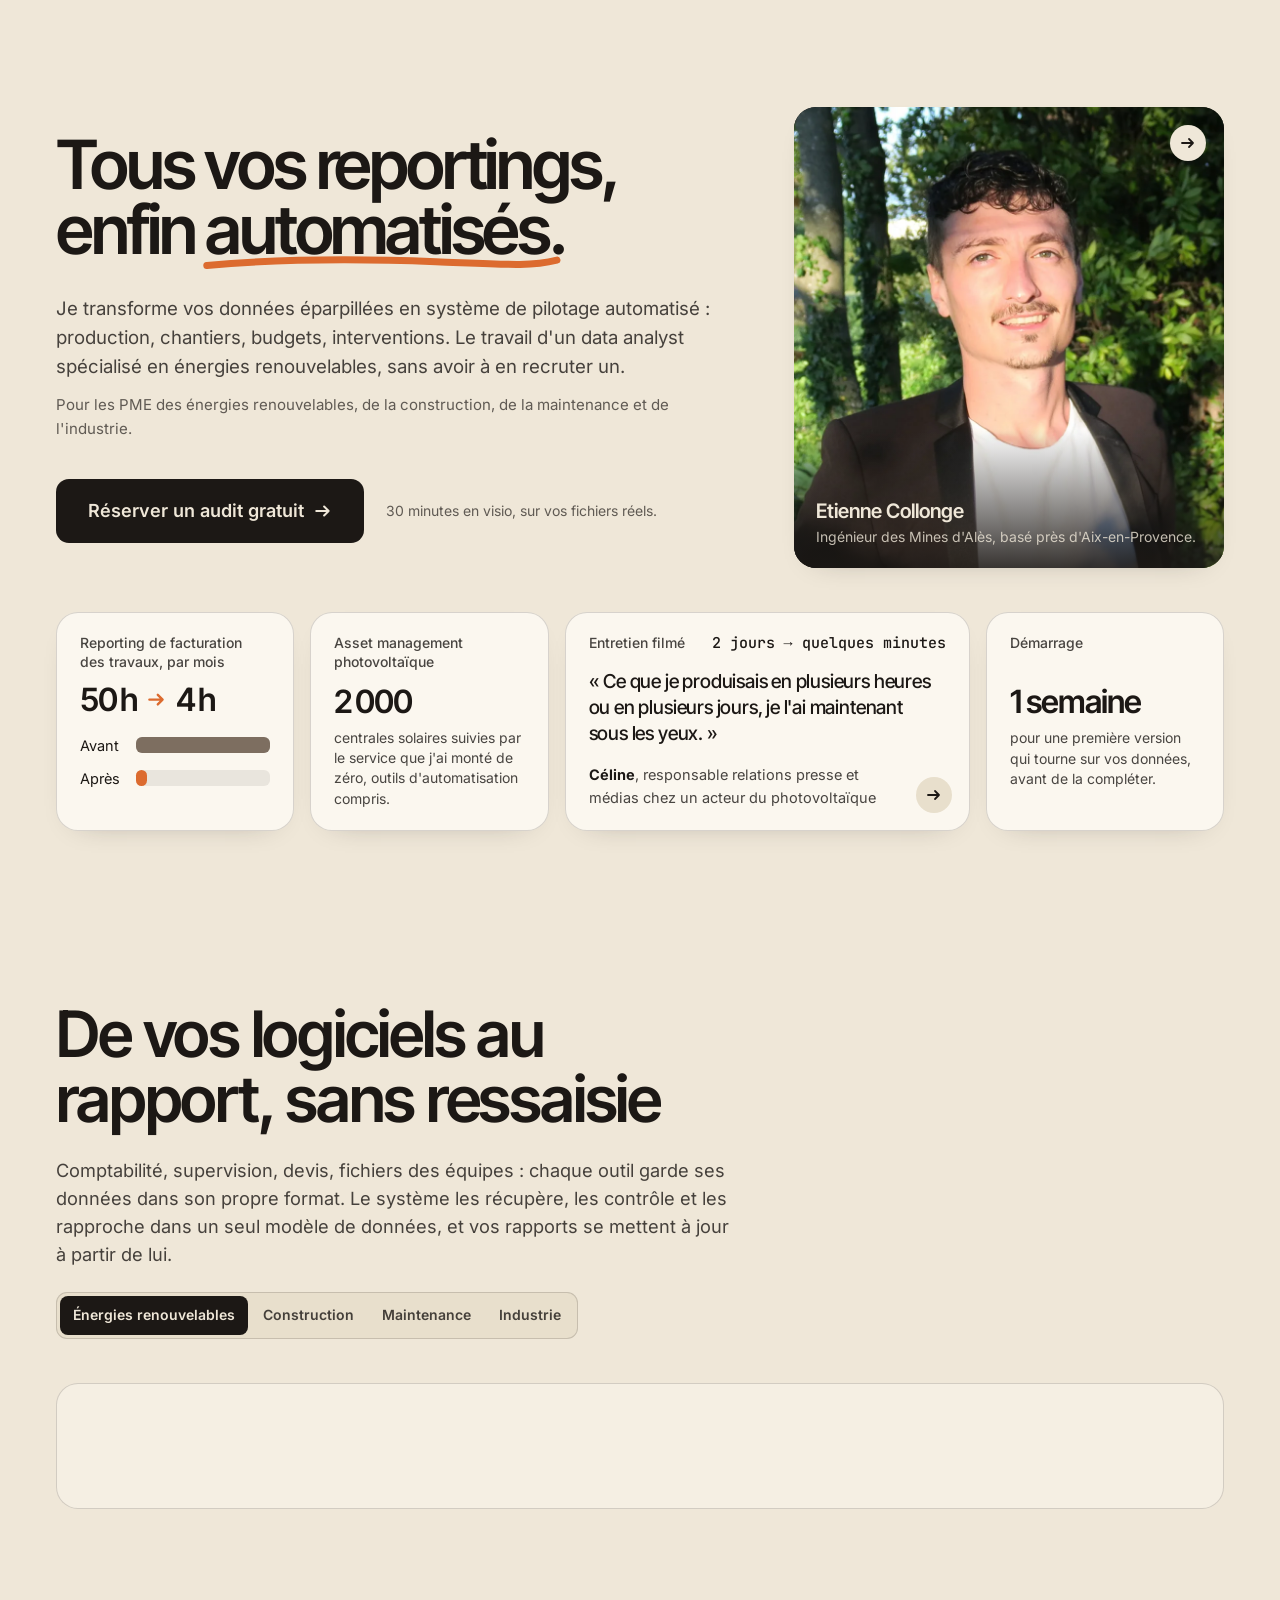
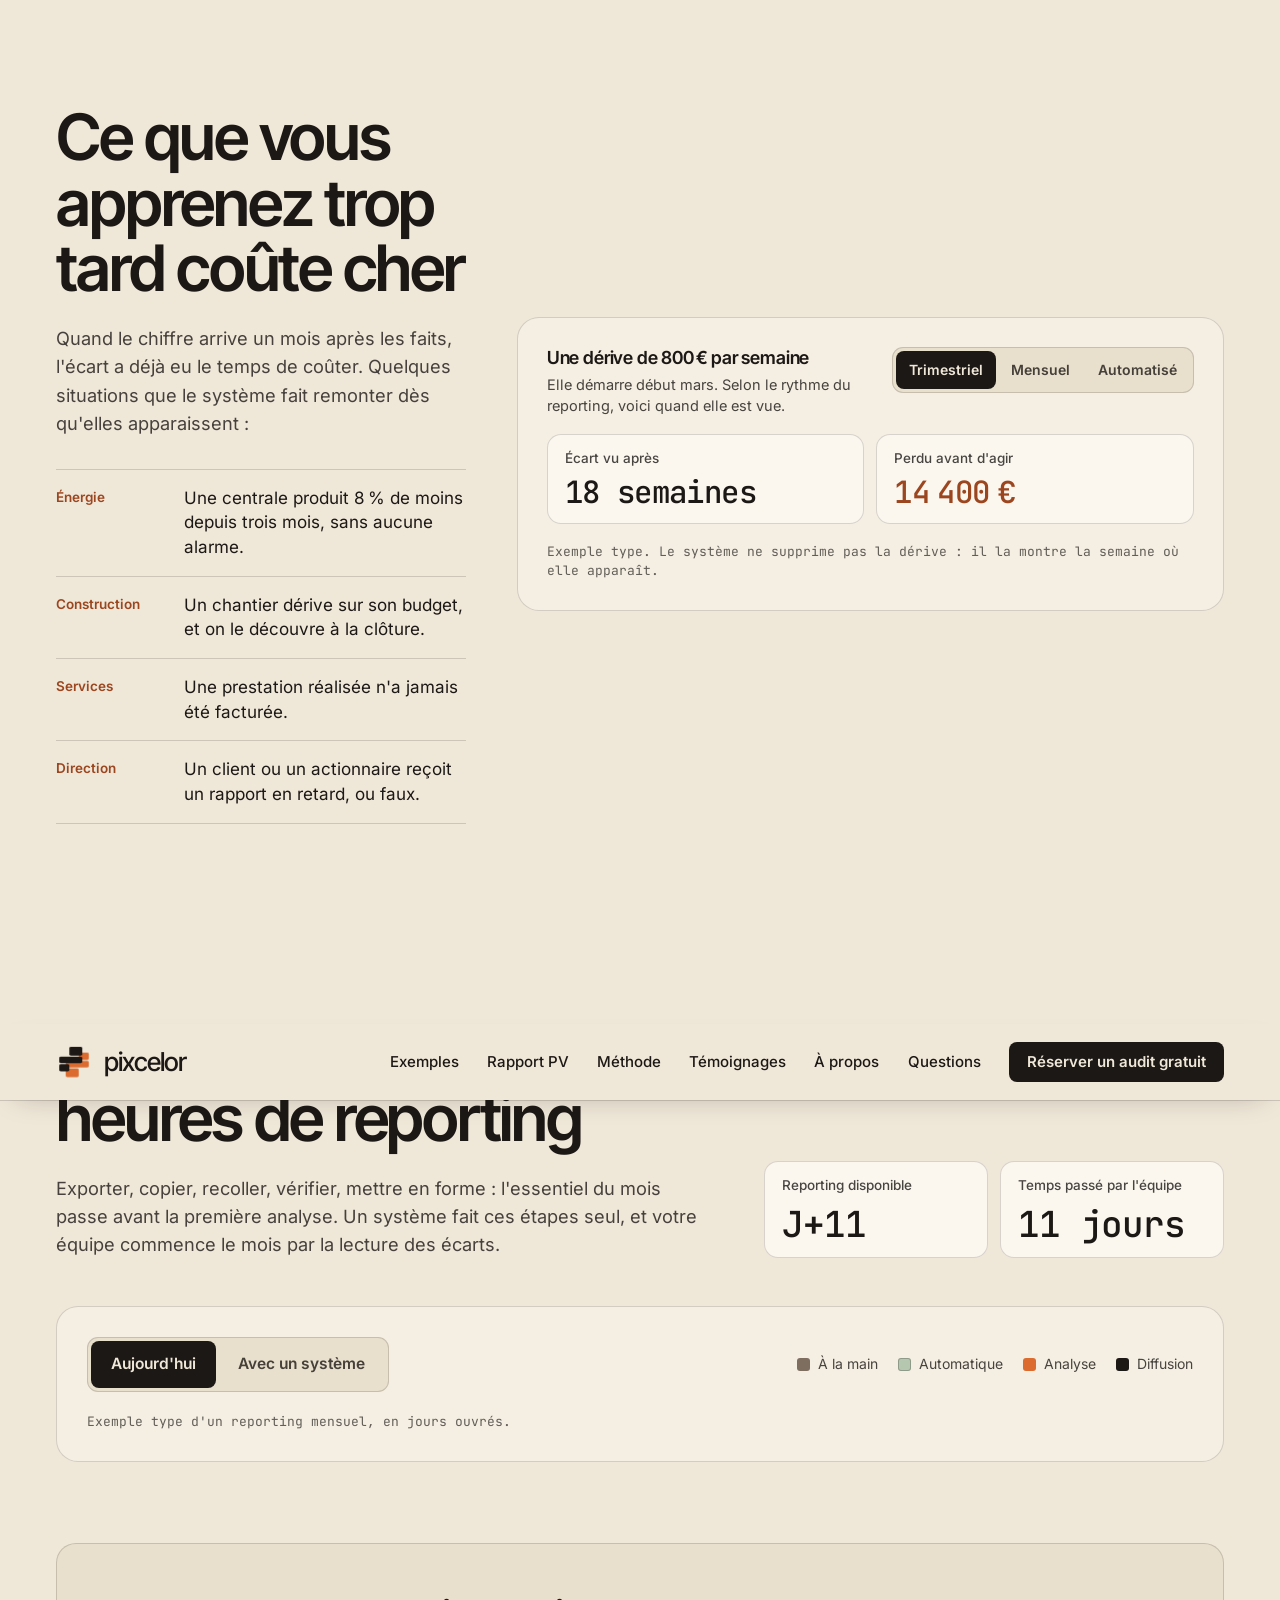
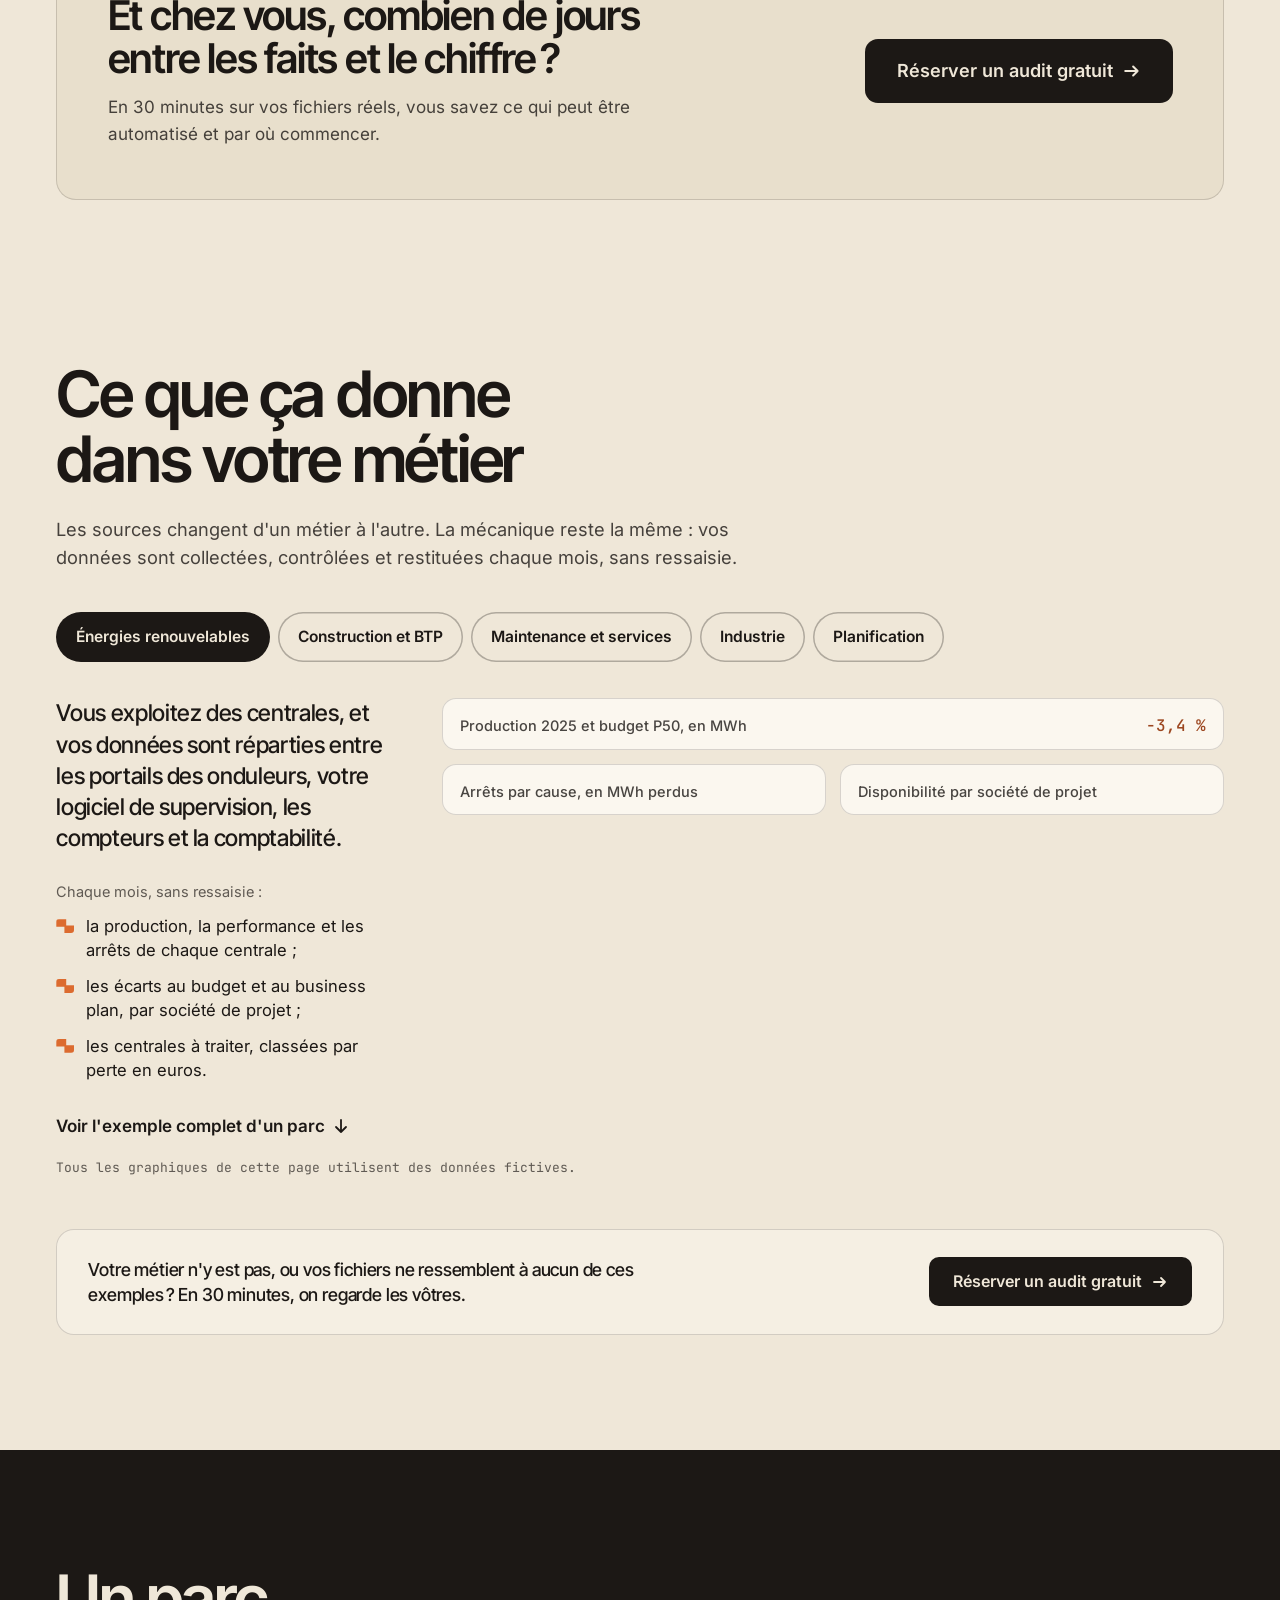
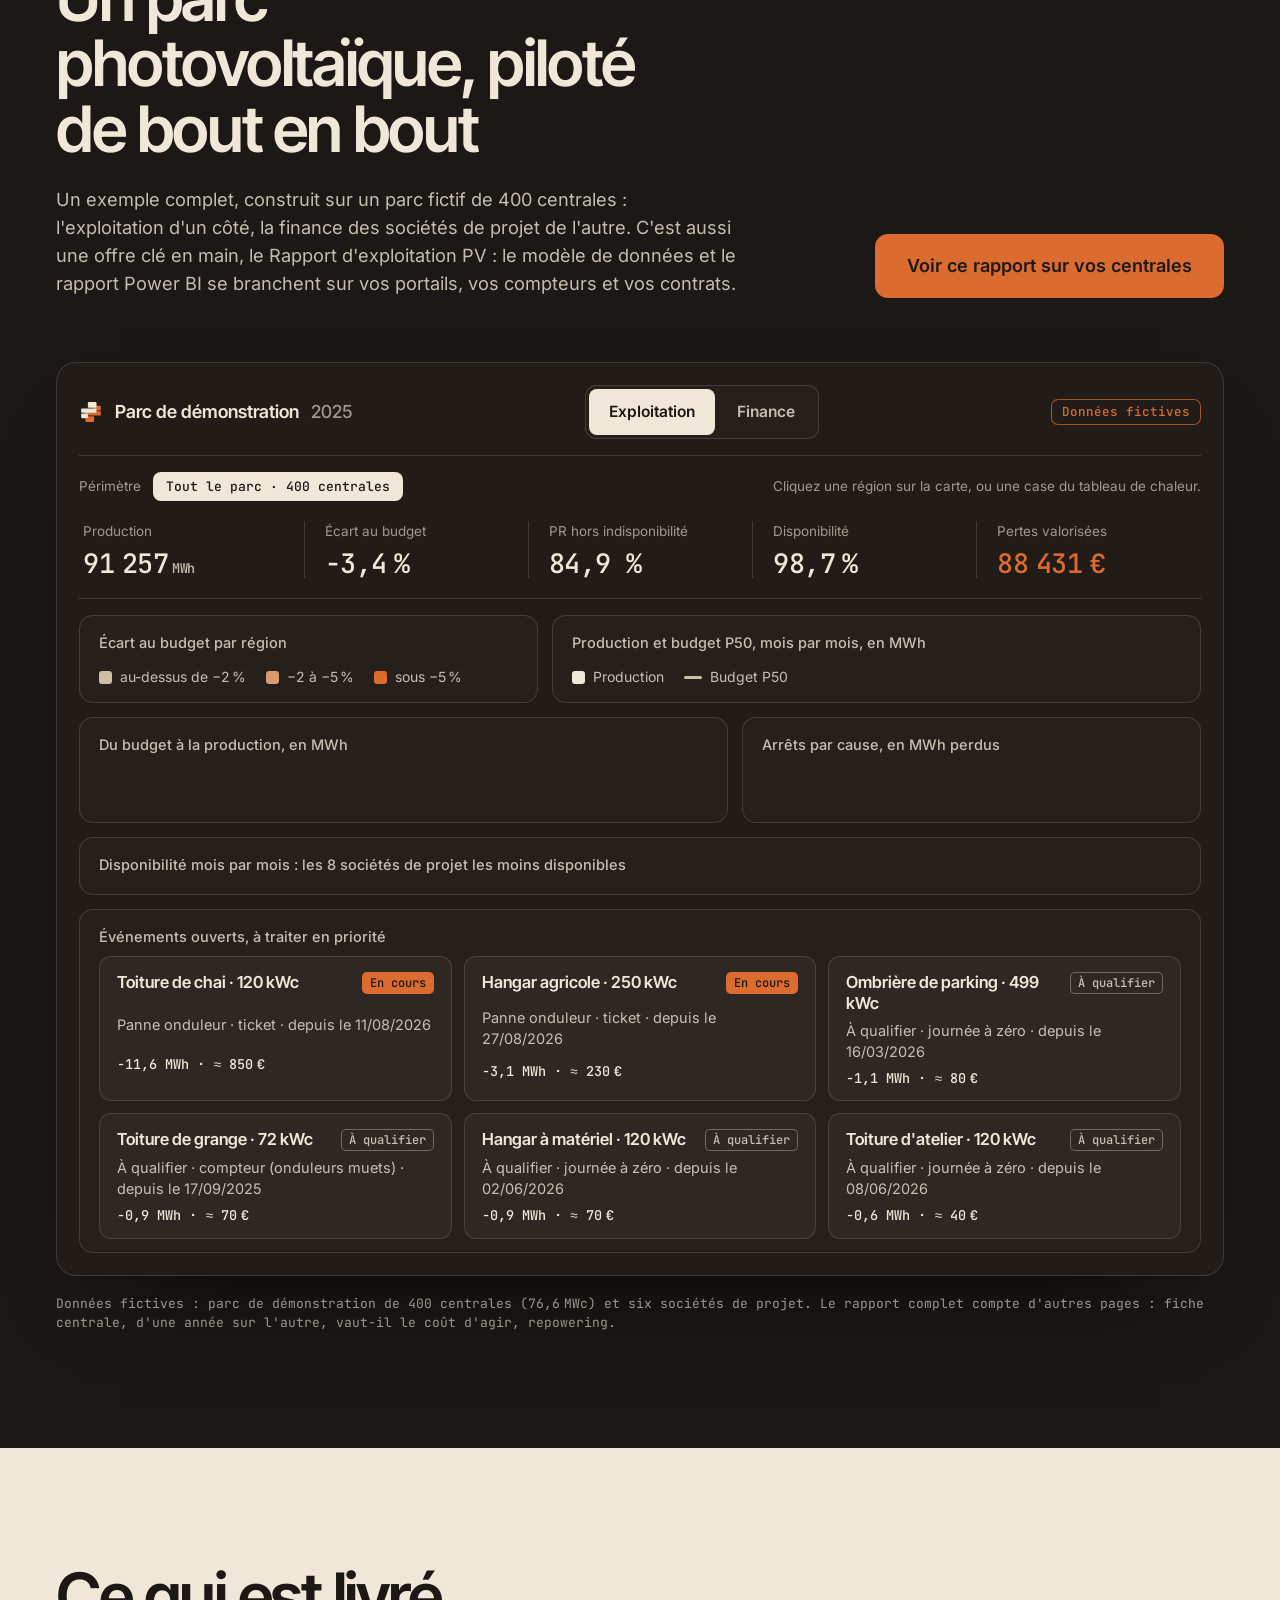
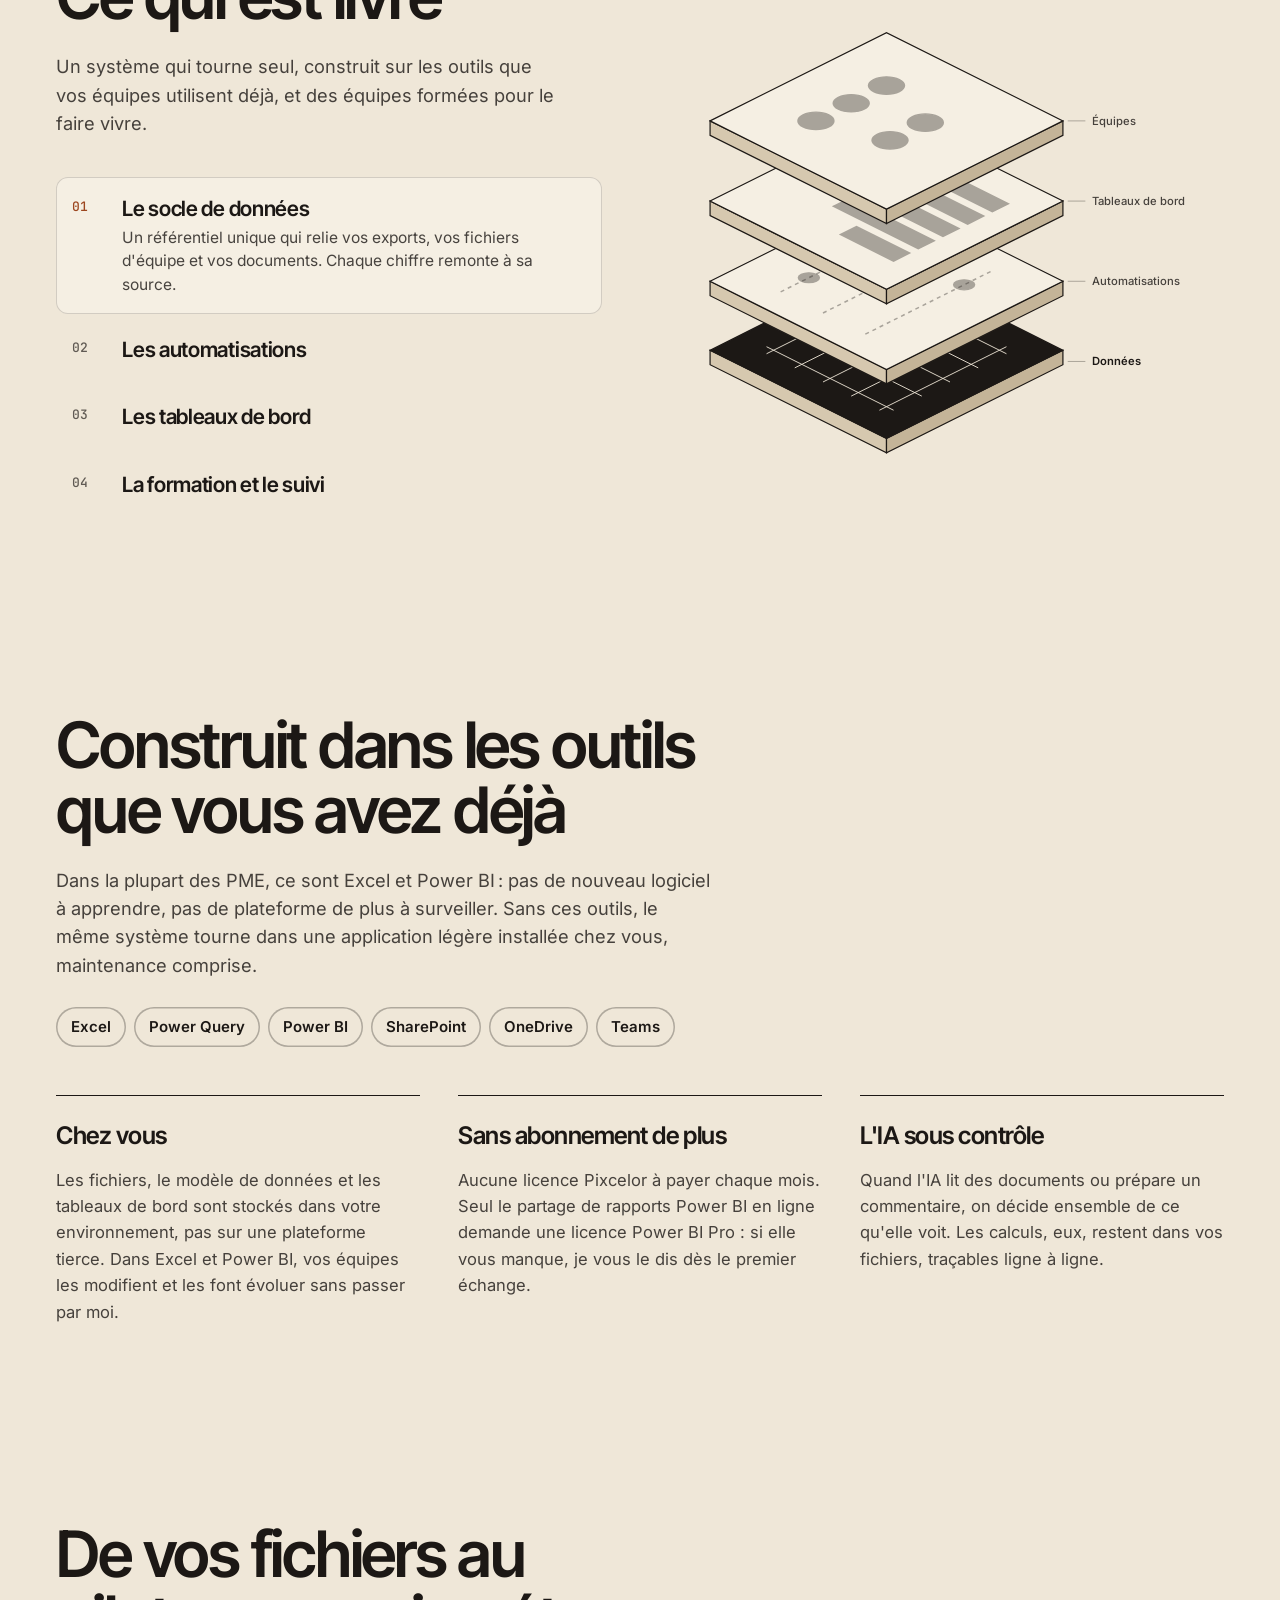
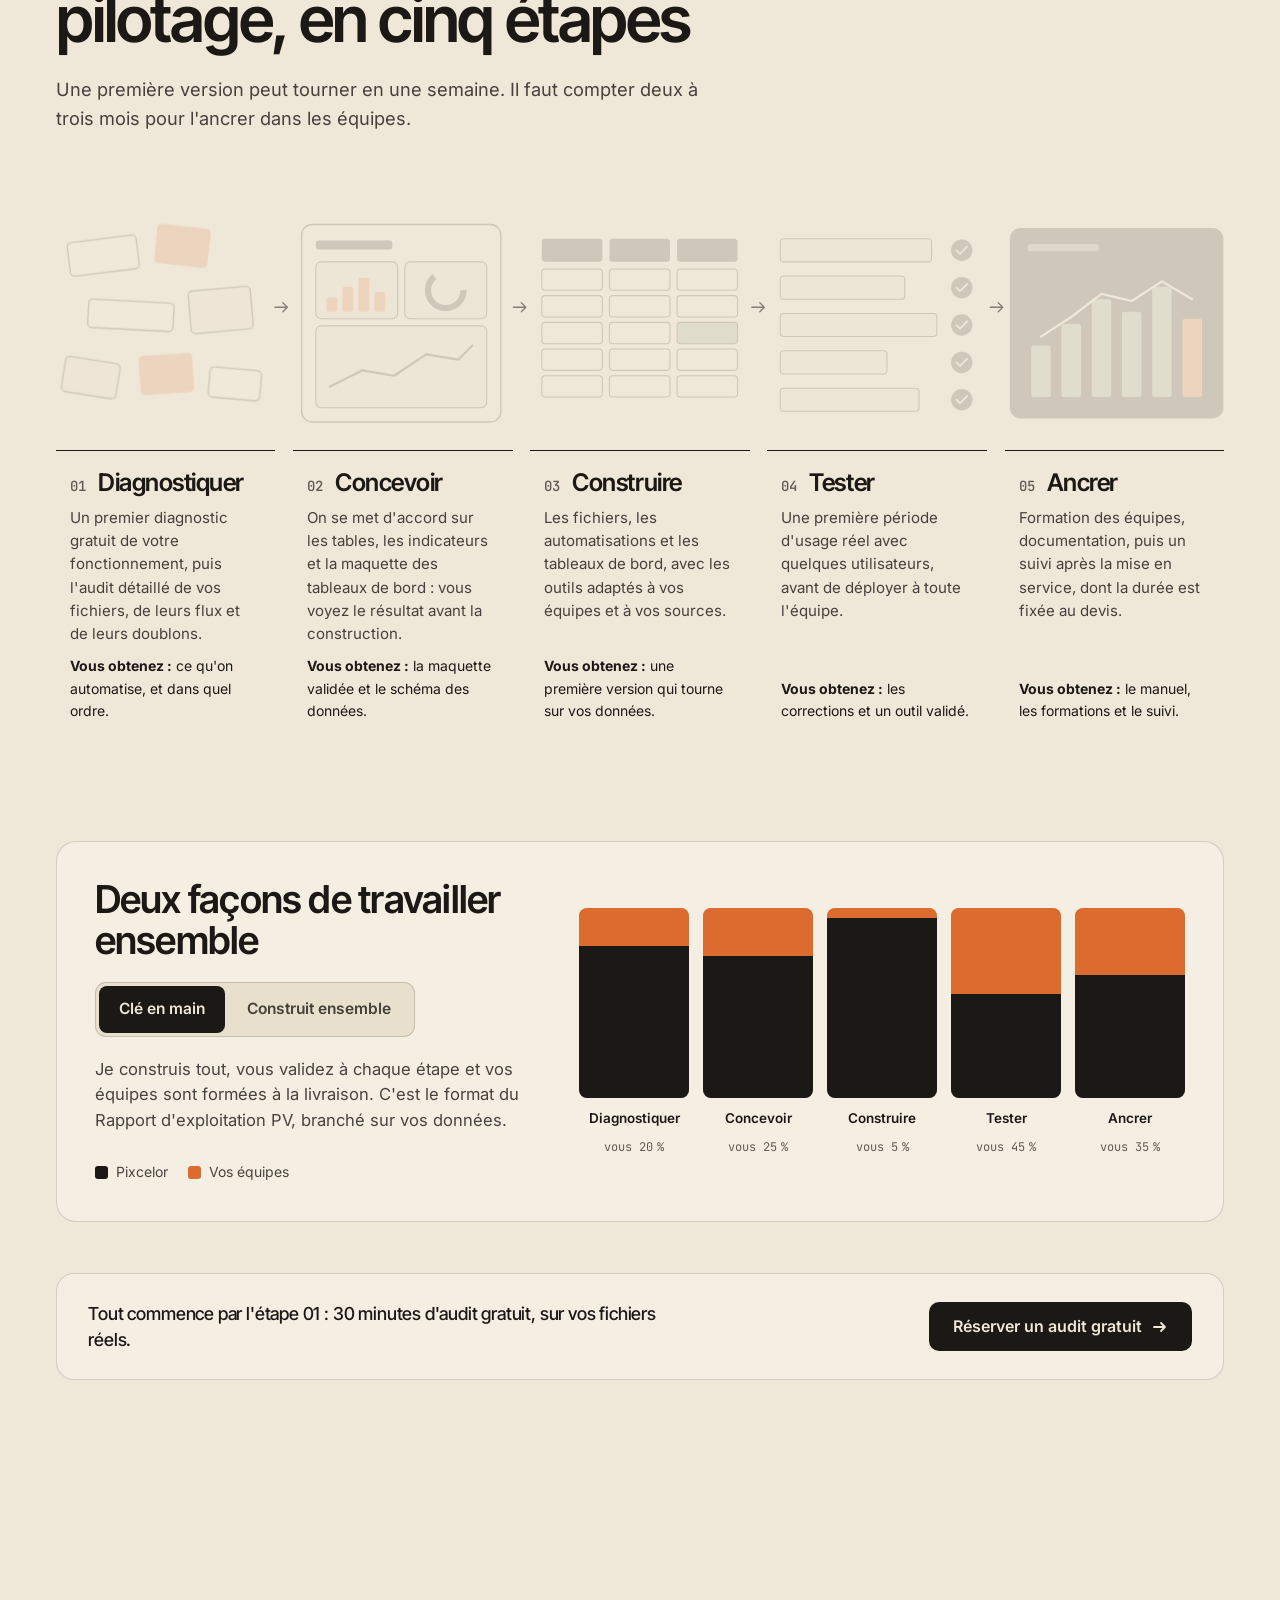
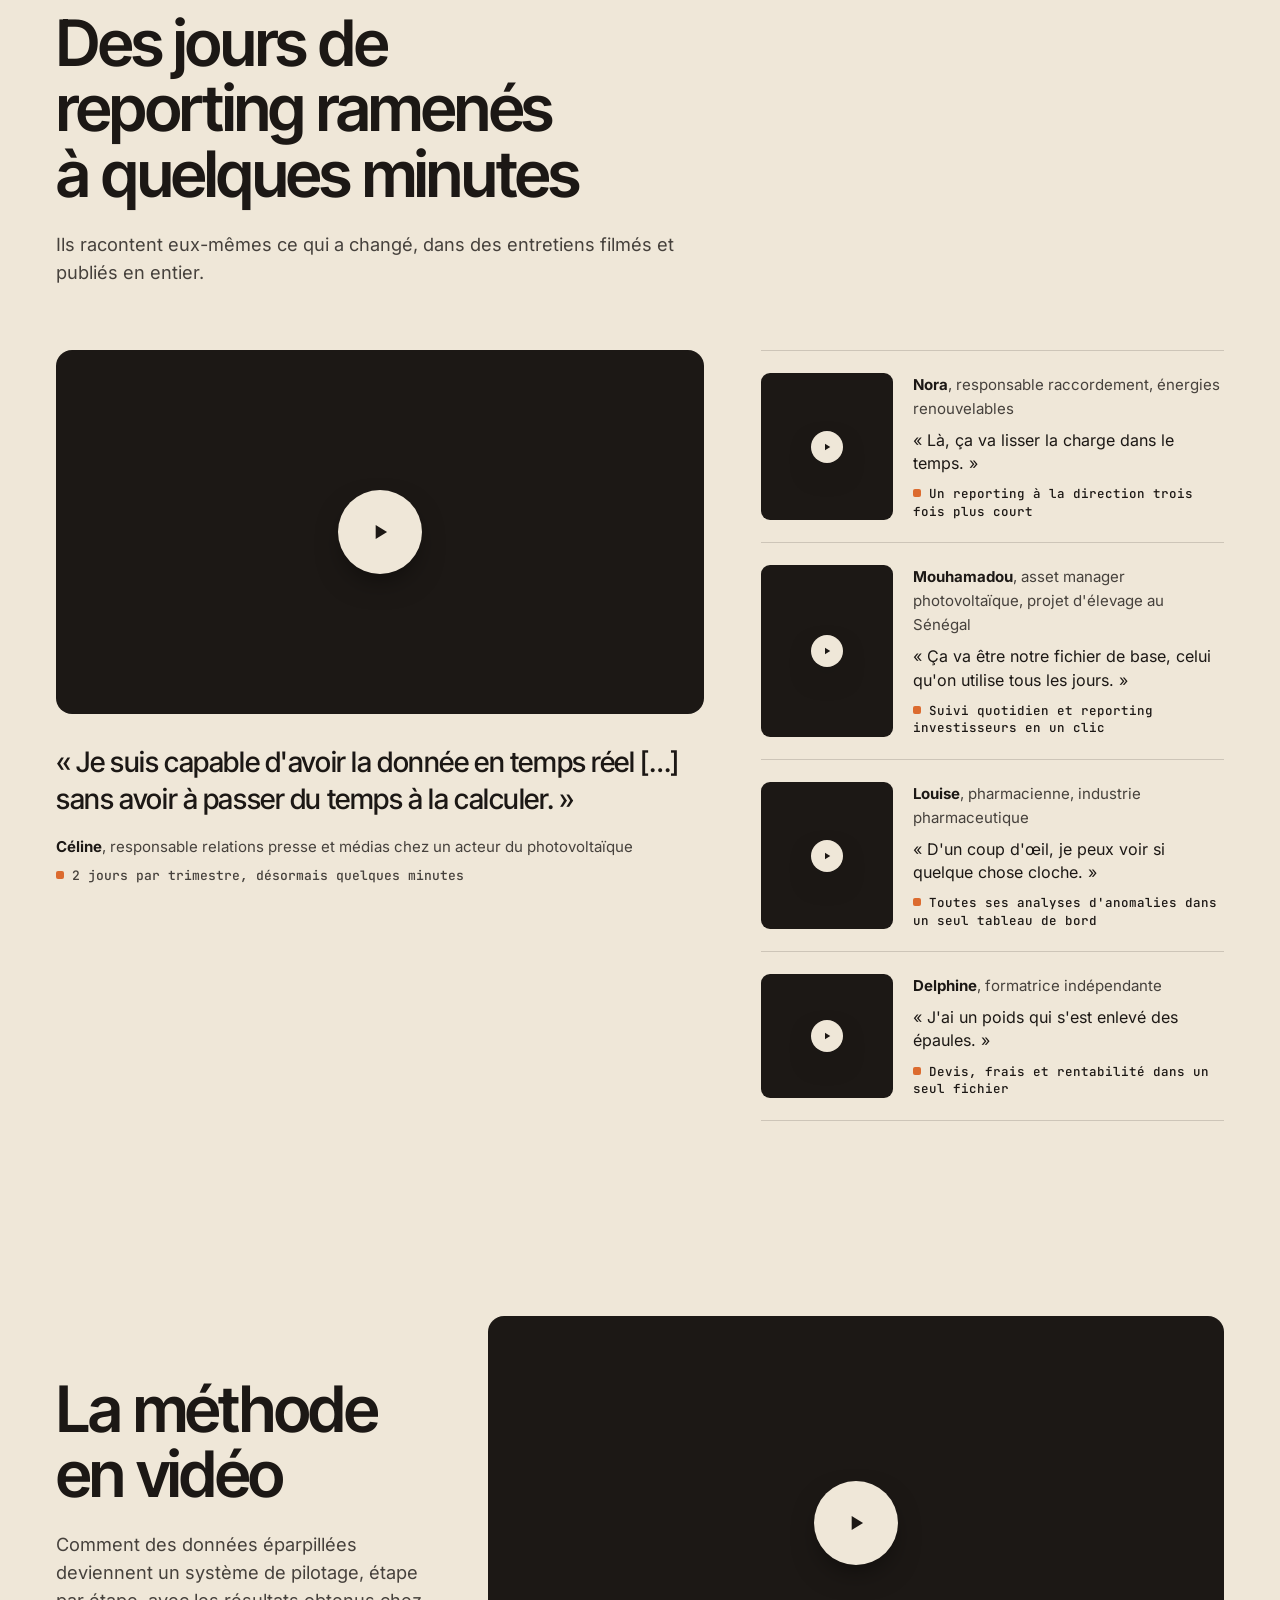
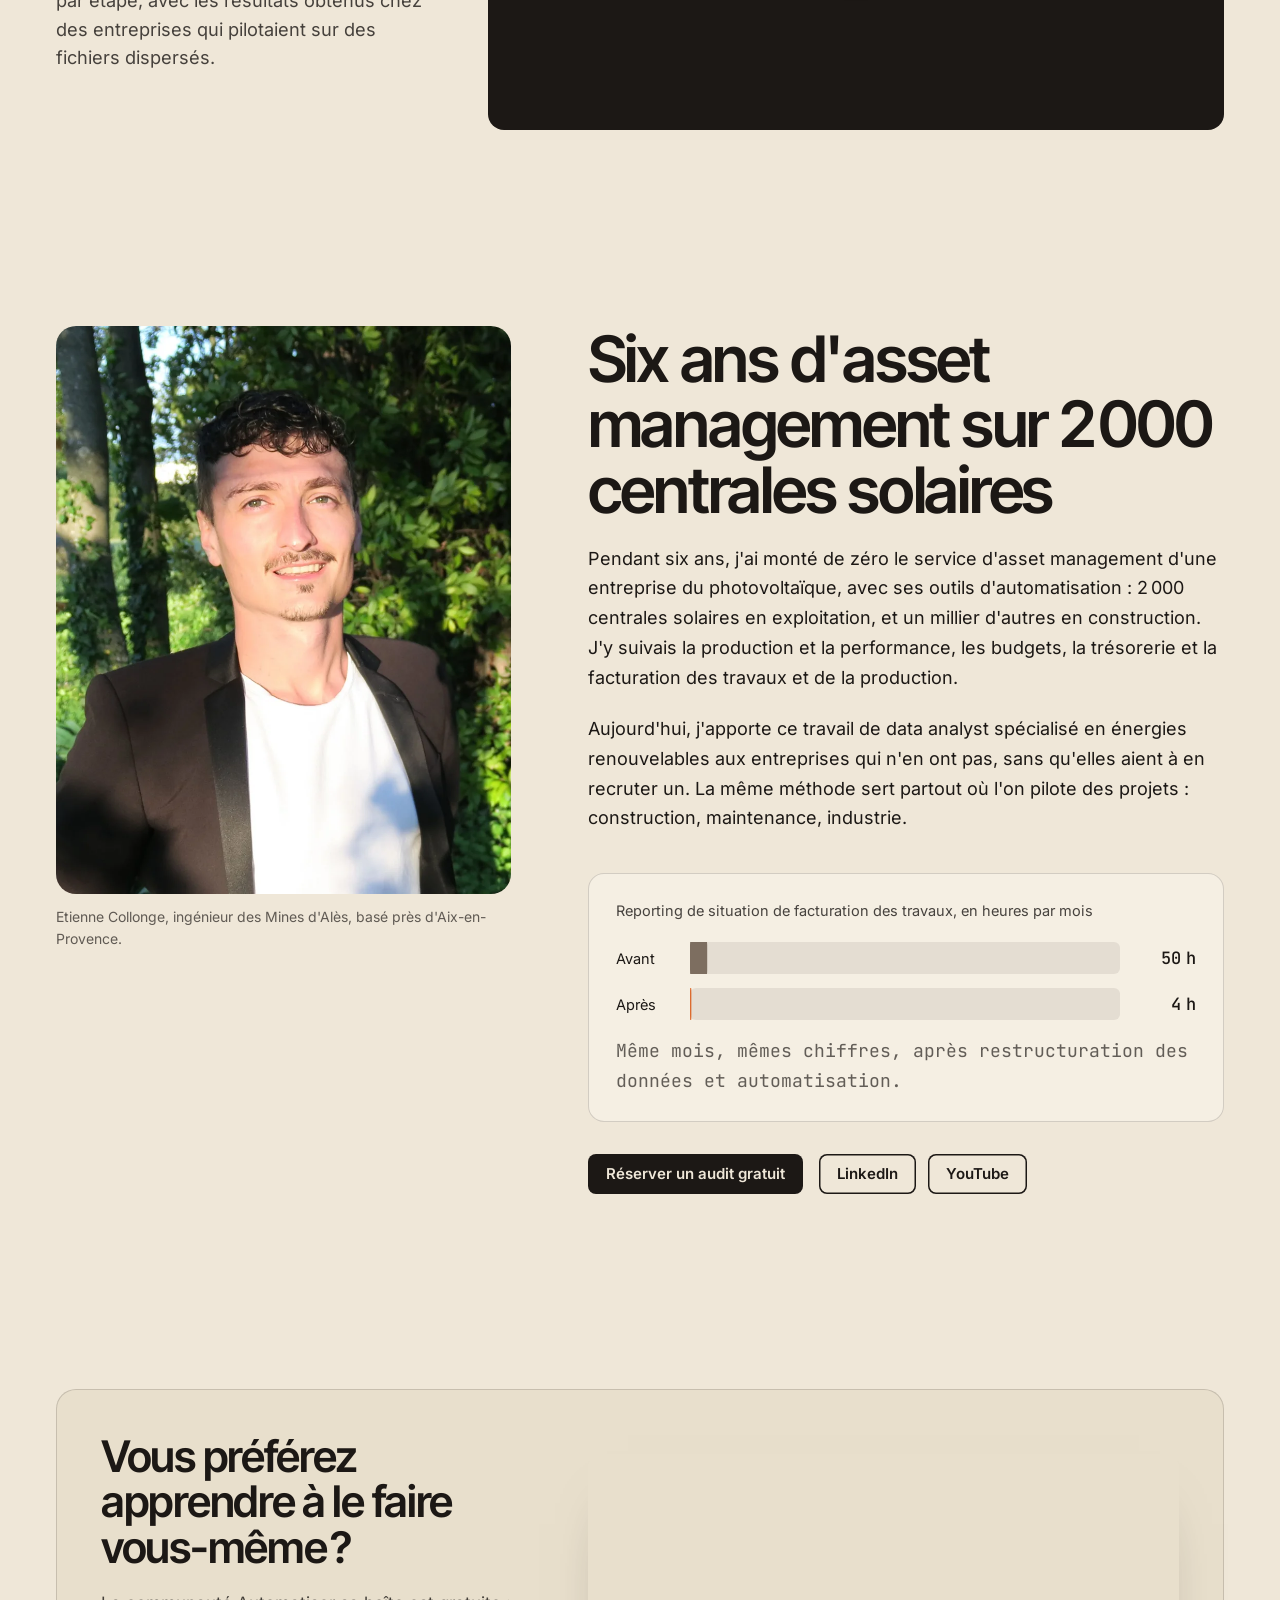
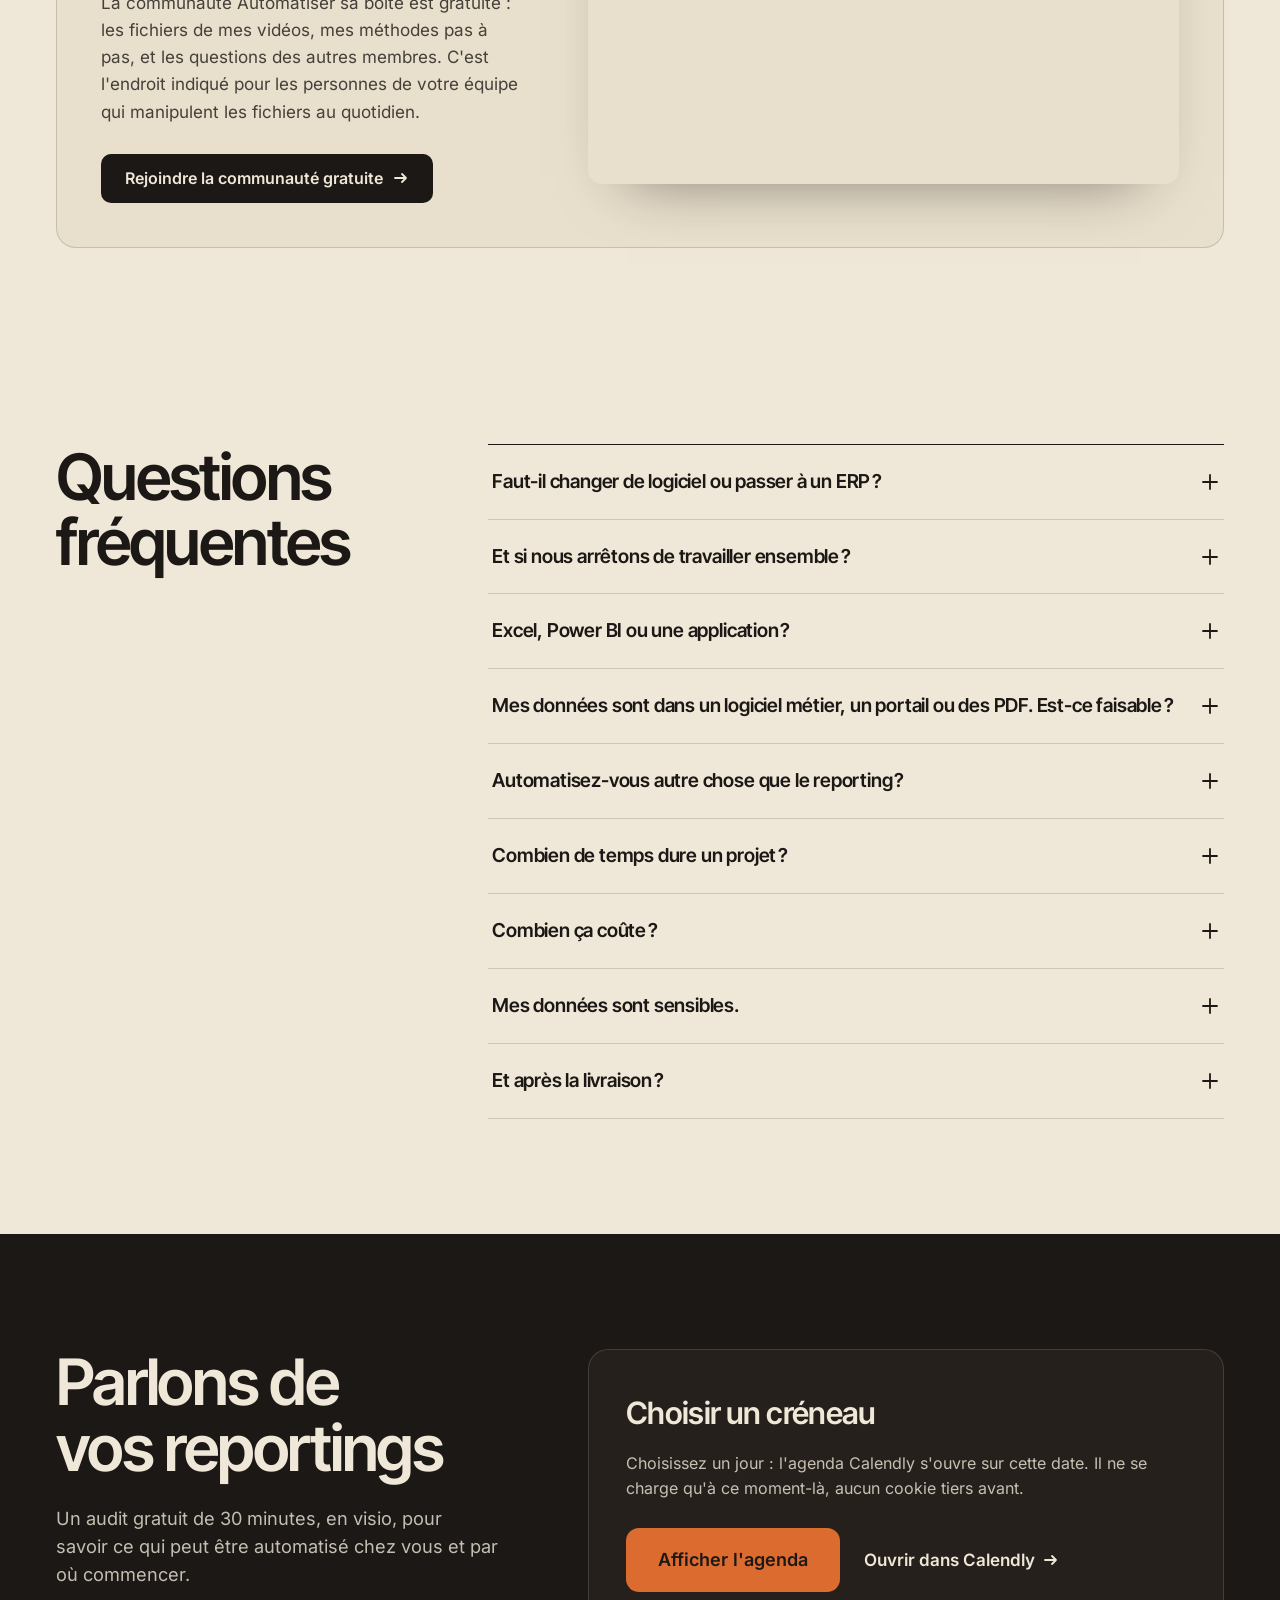
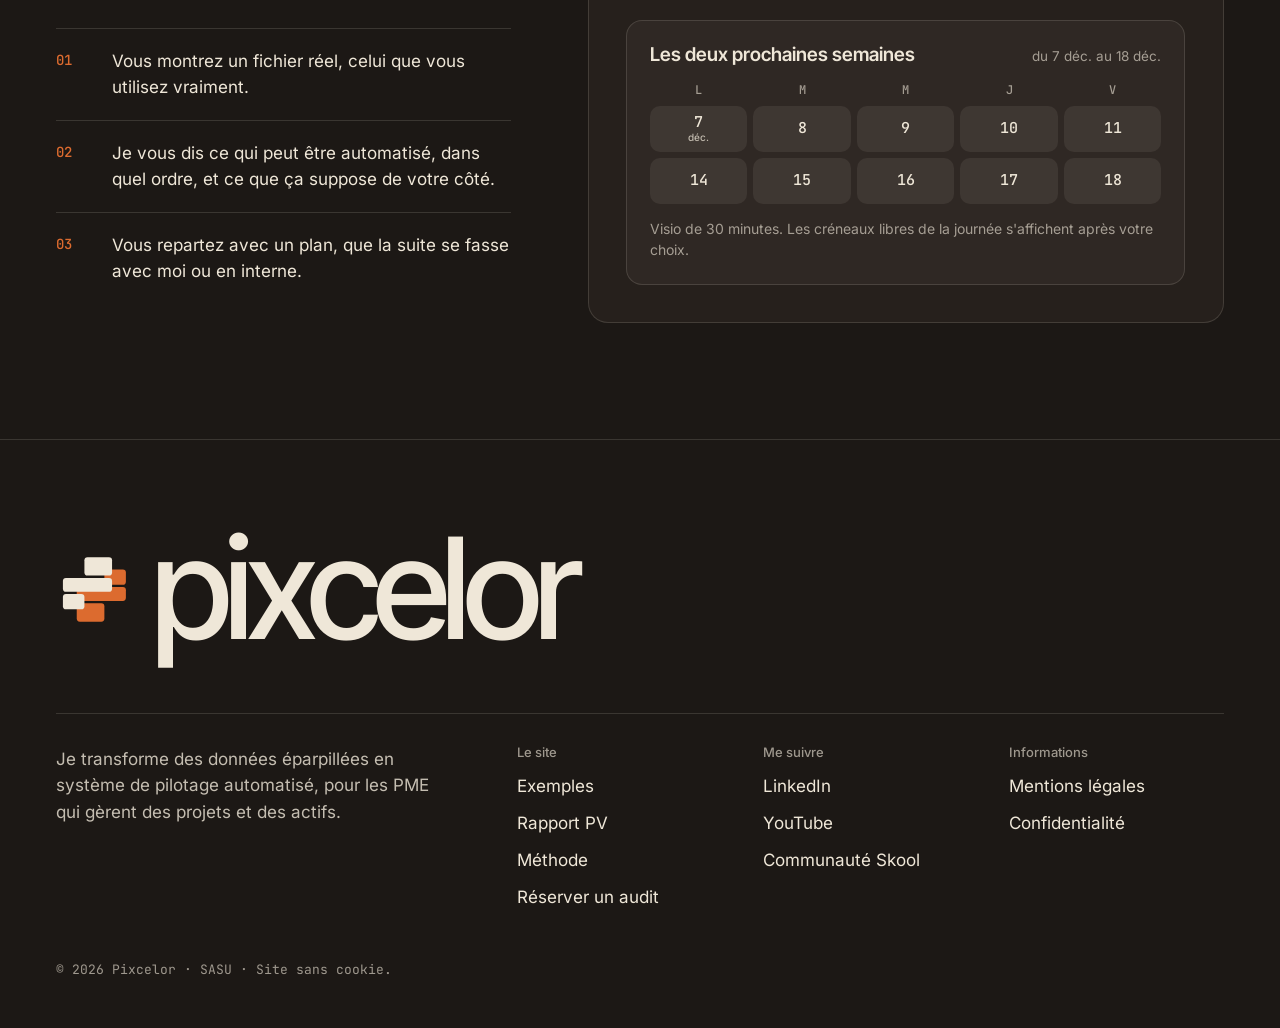
<file: a-propos/index.html>
<!doctype html>
<html lang="fr">
<head>
<meta charset="utf-8">
<meta http-equiv="Content-Security-Policy" content="default-src 'none'; base-uri 'none'; form-action 'none'">
<meta http-equiv="refresh" content="0; url=/#a-propos">
<meta name="robots" content="noindex">
<link rel="canonical" href="https://pixcelor.com/#a-propos">
<title>À propos · Pixcelor</title>
</head>
<body>
<p>Cette page a déménagé : <a href="/#a-propos">À propos</a>.</p>
</body>
</html>
</file>
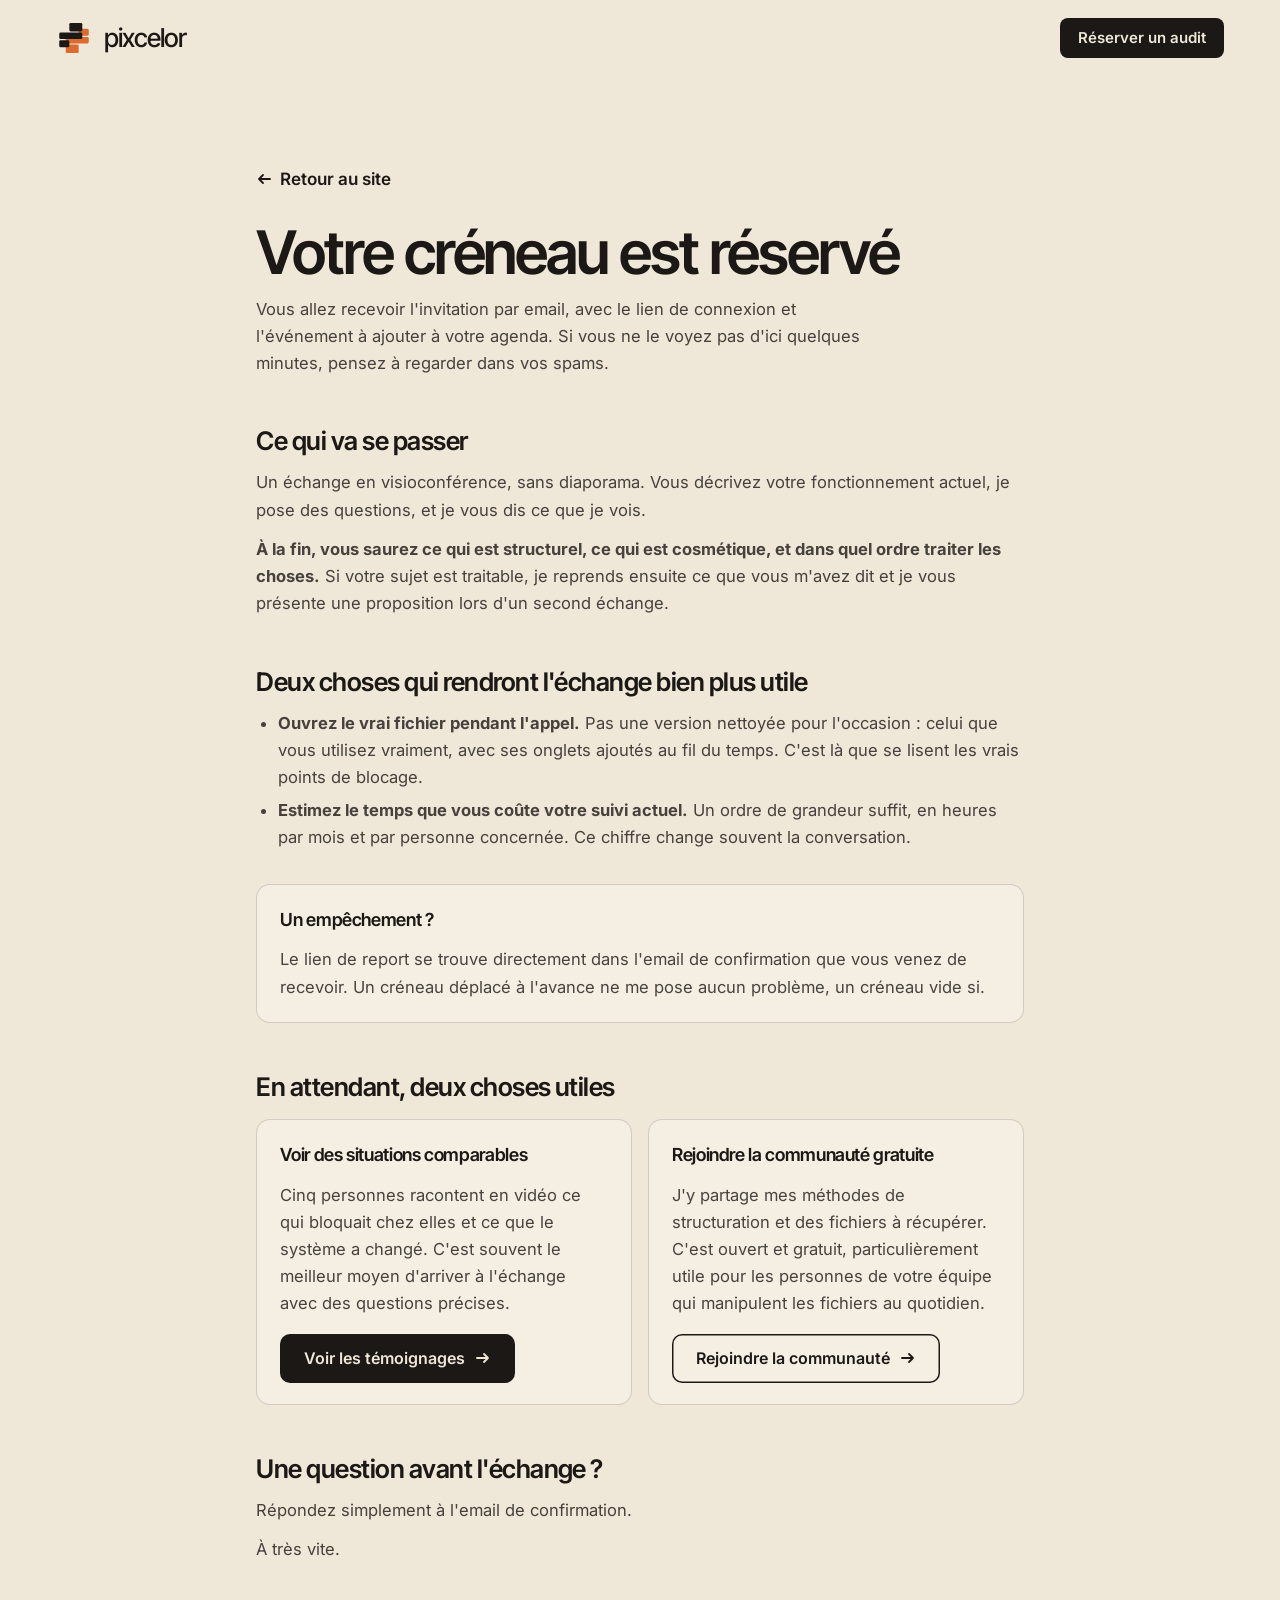
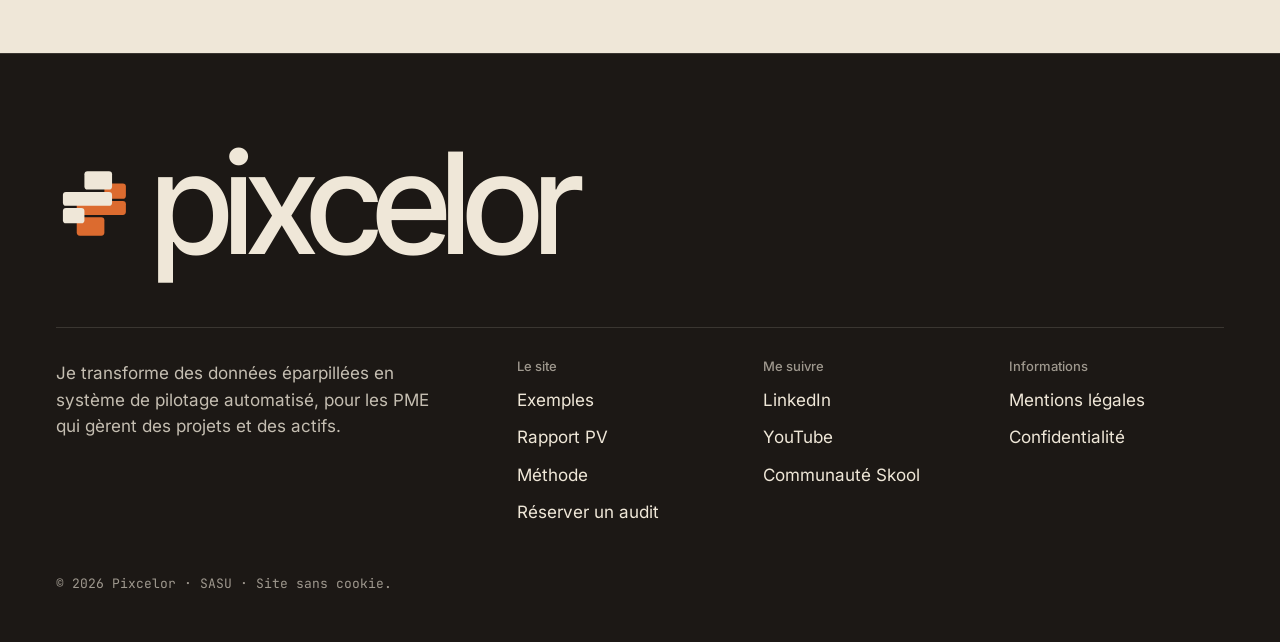
<file: appel-confirme/index.html>
<!doctype html>
<html lang="fr">
<head>
<meta charset="utf-8">
<meta name="viewport" content="width=device-width, initial-scale=1">
<meta http-equiv="Content-Security-Policy" content="default-src 'self'; script-src 'self'; style-src 'self'; img-src 'self' data:; font-src 'self'; connect-src 'self'; frame-src 'none'; base-uri 'self'; form-action 'none'; object-src 'none'">
<meta name="referrer" content="strict-origin-when-cross-origin">
<title>Votre créneau est réservé · Pixcelor</title>
<meta name="description" content="Ce qui va se passer, ce qui aide à préparer l'échange, et de quoi patienter utilement.">
<link rel="canonical" href="https://pixcelor.com/appel-confirme/">
<meta name="robots" content="noindex">
<meta name="theme-color" content="#EFE7D8">
<link rel="icon" href="../assets/img/favicon.svg" type="image/svg+xml">
<link rel="apple-touch-icon" href="../assets/img/apple-touch-icon.png">
<link rel="preload" href="../assets/fonts/InterTight-latin.woff2" as="font" type="font/woff2" crossorigin>
<link rel="preload" href="../assets/fonts/Inter-latin.woff2" as="font" type="font/woff2" crossorigin>
<link rel="stylesheet" href="../assets/css/site.css?v=26">
</head>
<body>
<a class="skip" href="#contenu">Aller au contenu</a>

<header class="site-header">
  <div class="wrap header-row">
    <a class="brand" href="../" aria-label="Pixcelor, accueil"><svg viewBox="0 0 100 100" aria-hidden="true"><g fill="#DC6B2F"><rect x="63" y="24" width="28" height="20" rx="4"/><rect x="27" y="47" width="64" height="18" rx="4"/><rect x="27" y="68" width="36" height="24" rx="4"/></g><g fill="#1C1815"><rect x="37" y="8" width="36" height="24" rx="4"/><rect x="9" y="35" width="64" height="18" rx="4"/><rect x="9" y="56" width="28" height="20" rx="4"/></g></svg><span class="brand-word">pixcelor</span></a>
    <a class="btn btn--small" href="../#reserver">Réserver un audit</a>
  </div>
</header>

<main id="contenu" class="legal">
  <div class="wrap">
    <a class="back" href="../"><svg width="16" height="16" viewBox="0 0 16 16" aria-hidden="true"><path d="M14 8H3M7 4L3 8l4 4" fill="none" stroke="currentColor" stroke-width="1.8" stroke-linecap="round" stroke-linejoin="round"/></svg>Retour au site</a>
    <h1>Votre créneau est réservé</h1>
    
<p class="lead">Vous allez recevoir l'invitation par email, avec le lien de connexion et l'événement à ajouter à votre agenda. Si vous ne le voyez pas d'ici quelques minutes, pensez à regarder dans vos spams.</p>

<h2>Ce qui va se passer</h2>
<p>Un échange en visioconférence, sans diaporama. Vous décrivez votre fonctionnement actuel, je pose des questions, et je vous dis ce que je vois.</p>
<p><strong>À la fin, vous saurez ce qui est structurel, ce qui est cosmétique, et dans quel ordre traiter les choses.</strong> Si votre sujet est traitable, je reprends ensuite ce que vous m'avez dit et je vous présente une proposition lors d'un second échange.</p>

<h2>Deux choses qui rendront l'échange bien plus utile</h2>
<ul>
<li><strong>Ouvrez le vrai fichier pendant l'appel.</strong> Pas une version nettoyée pour l'occasion : celui que vous utilisez vraiment, avec ses onglets ajoutés au fil du temps. C'est là que se lisent les vrais points de blocage.</li>
<li><strong>Estimez le temps que vous coûte votre suivi actuel.</strong> Un ordre de grandeur suffit, en heures par mois et par personne concernée. Ce chiffre change souvent la conversation.</li>
</ul>

<div class="intro">
<h3>Un empêchement ?</h3>
<p>Le lien de report se trouve directement dans l'email de confirmation que vous venez de recevoir. Un créneau déplacé à l'avance ne me pose aucun problème, un créneau vide si.</p>
</div>

<h2>En attendant, deux choses utiles</h2>
<div class="cards2">
  <div>
    <h3>Voir des situations comparables</h3>
    <p>Cinq personnes racontent en vidéo ce qui bloquait chez elles et ce que le système a changé. C'est souvent le meilleur moyen d'arriver à l'échange avec des questions précises.</p>
    <a class="btn" href="../#temoignages">Voir les témoignages <svg width="16" height="16" viewBox="0 0 16 16" aria-hidden="true"><path d="M2 8h11M9 4l4 4-4 4" fill="none" stroke="currentColor" stroke-width="1.8" stroke-linecap="round" stroke-linejoin="round"/></svg></a>
  </div>
  <div>
    <h3>Rejoindre la communauté gratuite</h3>
    <p>J'y partage mes méthodes de structuration et des fichiers à récupérer. C'est ouvert et gratuit, particulièrement utile pour les personnes de votre équipe qui manipulent les fichiers au quotidien.</p>
    <a class="btn btn--line" href="https://www.skool.com/excel-systems-architect-6419/about" rel="noopener" target="_blank">Rejoindre la communauté <svg width="16" height="16" viewBox="0 0 16 16" aria-hidden="true"><path d="M2 8h11M9 4l4 4-4 4" fill="none" stroke="currentColor" stroke-width="1.8" stroke-linecap="round" stroke-linejoin="round"/></svg></a>
  </div>
</div>

<h2>Une question avant l'échange ?</h2>
<p>Répondez simplement à l'email de confirmation.</p>
<p>À très vite.</p>

  </div>
</main>

<footer class="site-footer">
  <div class="wrap">
    <div class="footer-mark" aria-hidden="true"><svg viewBox="0 0 100 100" aria-hidden="true"><g fill="#DC6B2F"><rect x="63" y="24" width="28" height="20" rx="4"/><rect x="27" y="47" width="64" height="18" rx="4"/><rect x="27" y="68" width="36" height="24" rx="4"/></g><g fill="#EFE7D8"><rect x="37" y="8" width="36" height="24" rx="4"/><rect x="9" y="35" width="64" height="18" rx="4"/><rect x="9" y="56" width="28" height="20" rx="4"/></g></svg><span>pixcelor</span></div>
    <div class="footer-cols">
      <p>Je transforme des données éparpillées en système de pilotage automatisé, pour les PME qui gèrent des projets et des actifs.</p>
      <div><h2>Le site</h2><ul><li><a href="../#exemples">Exemples</a></li><li><a href="../#rapport-pv">Rapport PV</a></li><li><a href="../#methode">Méthode</a></li><li><a href="../#reserver">Réserver un audit</a></li></ul></div>
      <div><h2>Me suivre</h2><ul><li><a href="https://www.linkedin.com/in/etienne-collonge/" rel="noopener" target="_blank">LinkedIn</a></li><li><a href="https://www.youtube.com/@EtienneCollonge" rel="noopener" target="_blank">YouTube</a></li><li><a href="https://www.skool.com/excel-systems-architect-6419/about" rel="noopener" target="_blank">Communauté Skool</a></li></ul></div>
      <div><h2>Informations</h2><ul><li><a href="../mentions-legales/">Mentions légales</a></li><li><a href="../politique-de-confidentialite/">Confidentialité</a></li></ul></div>
    </div>
    <p class="footer-base">© 2026 Pixcelor · SASU · Site sans cookie.</p>
  </div>
</footer>
</body>
</html>
</file>
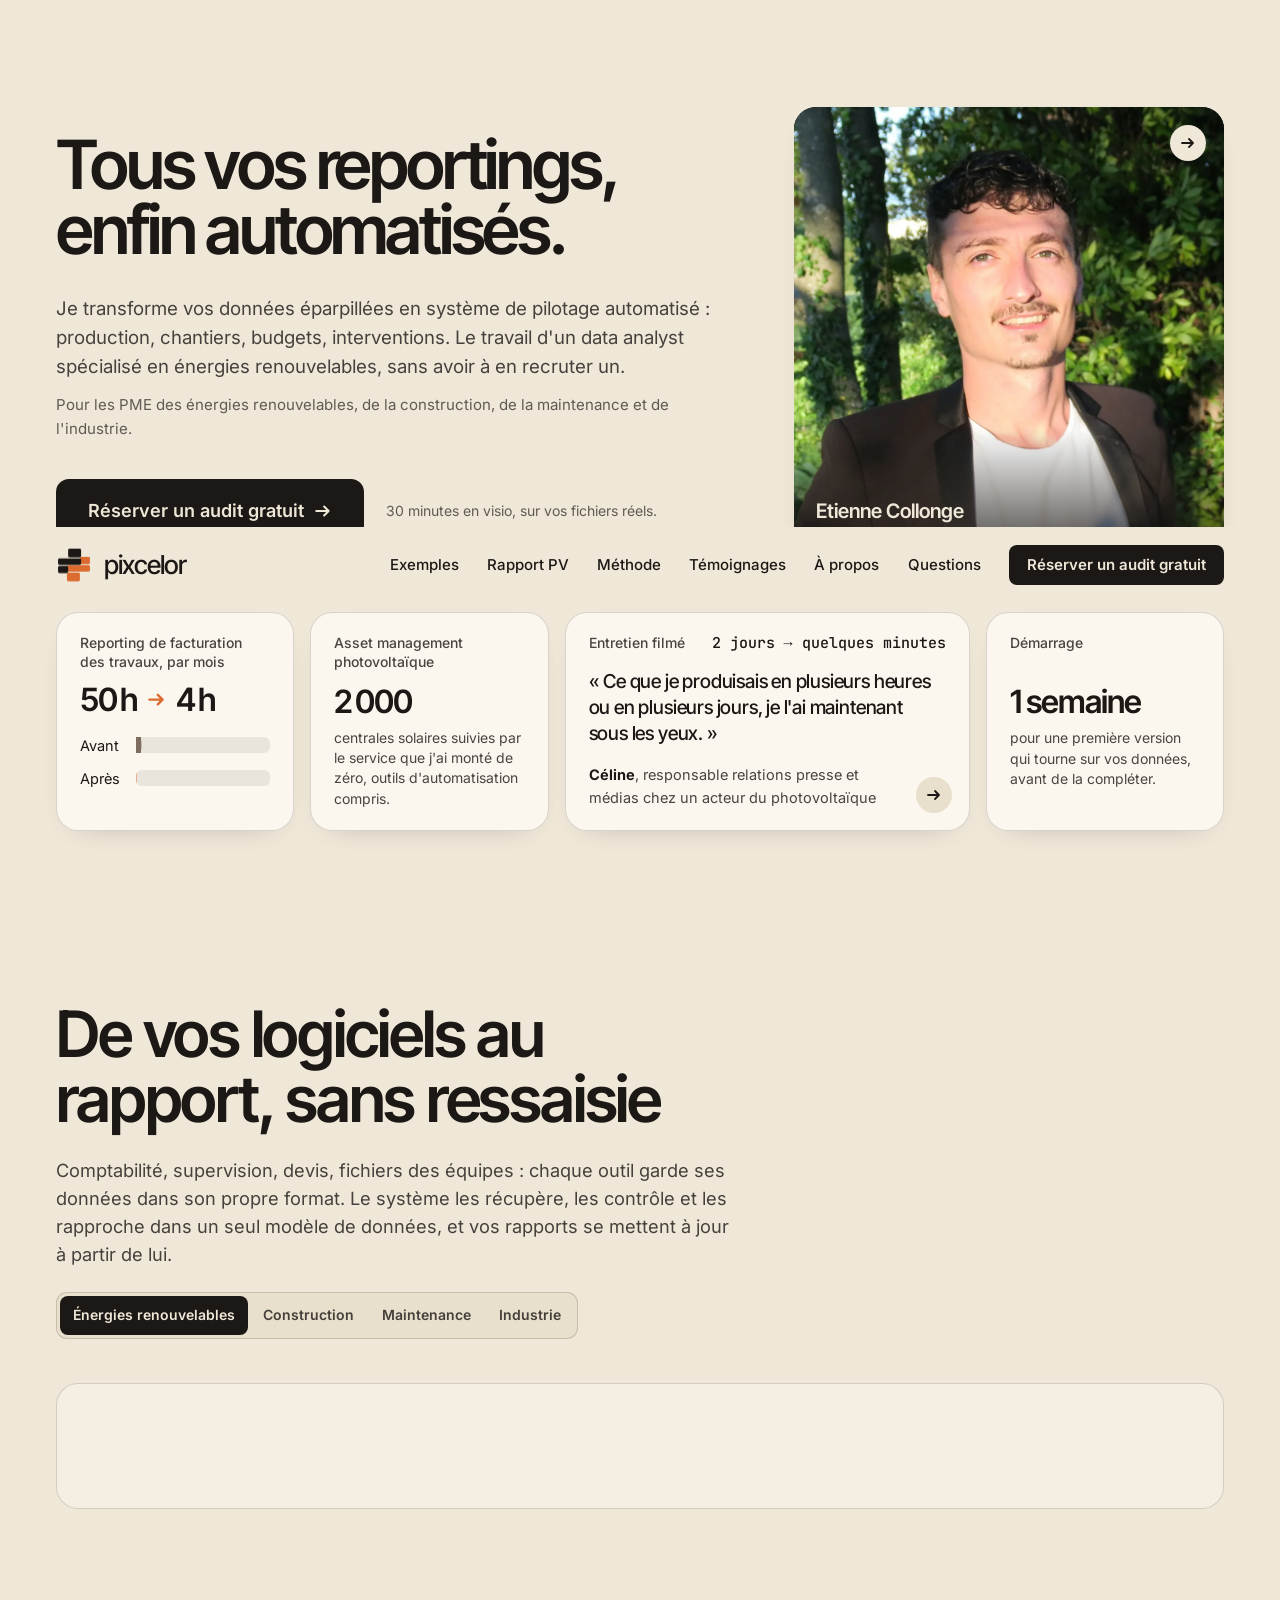
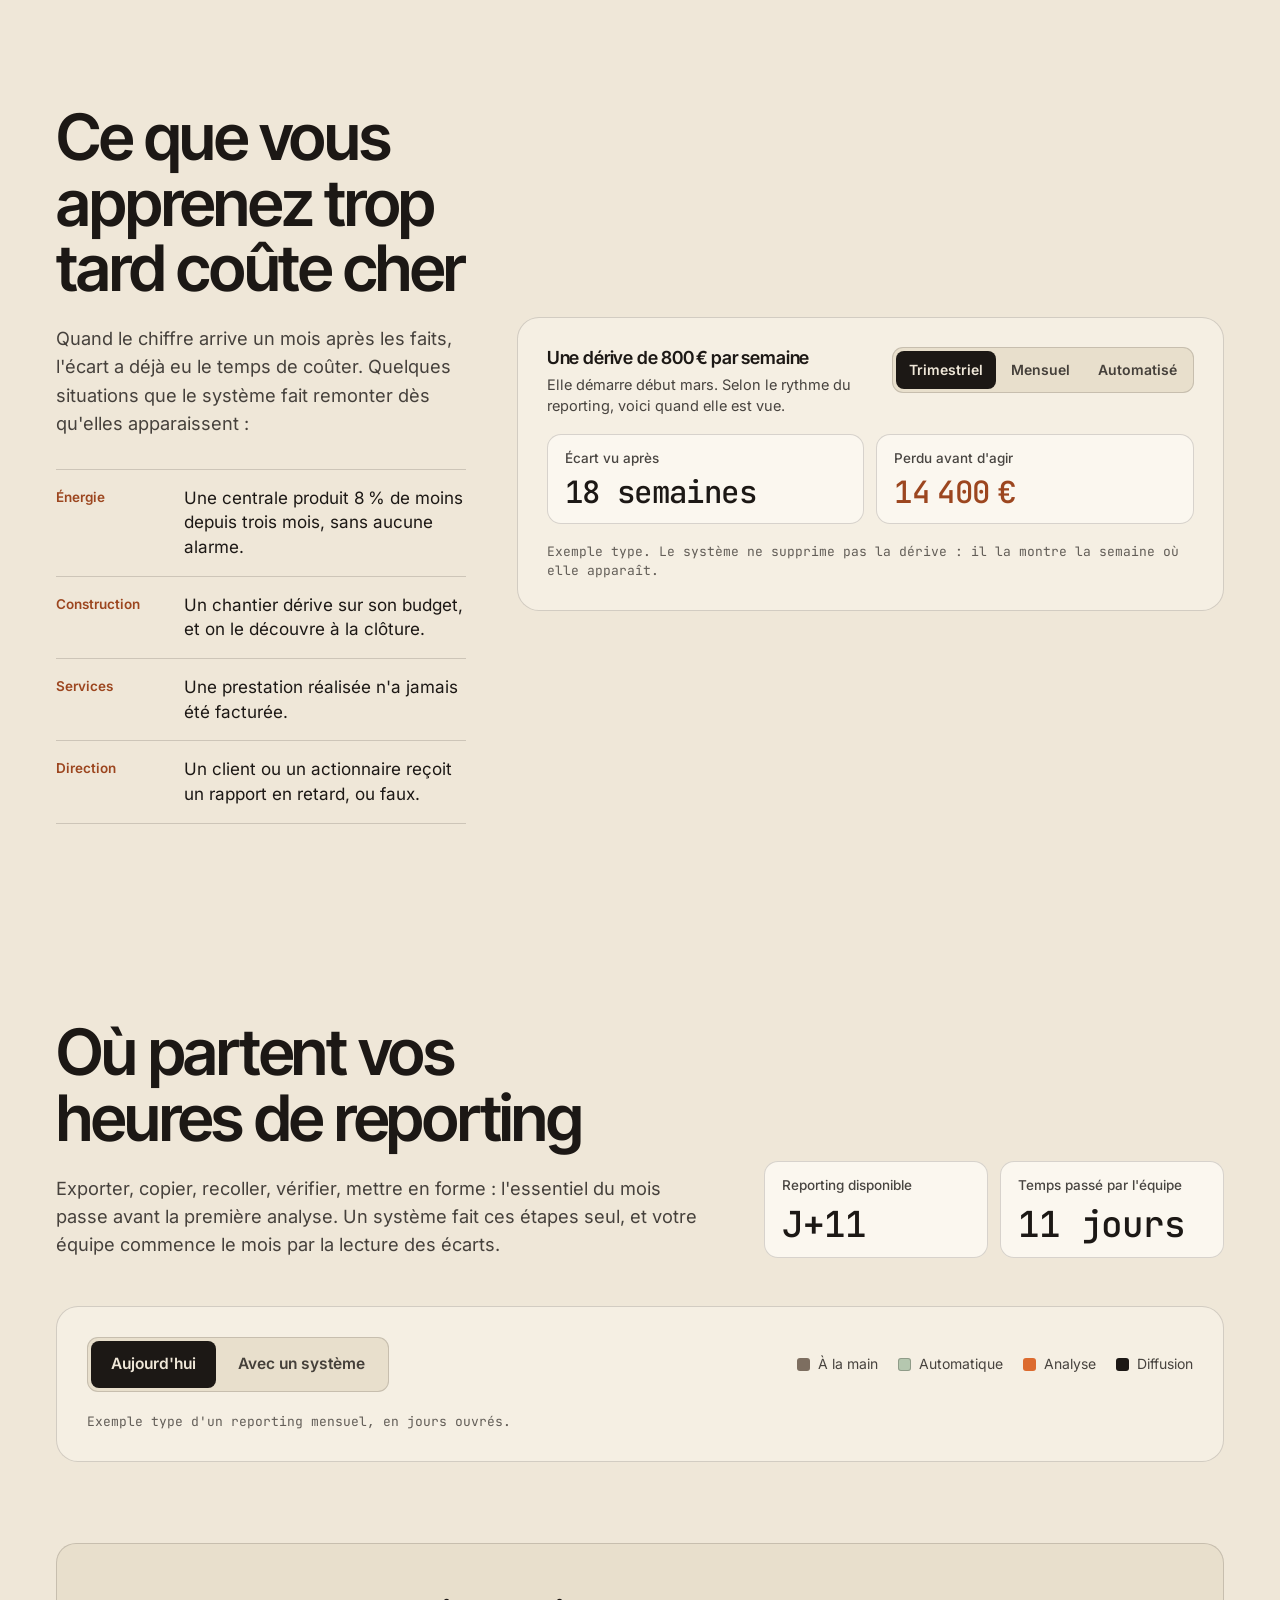
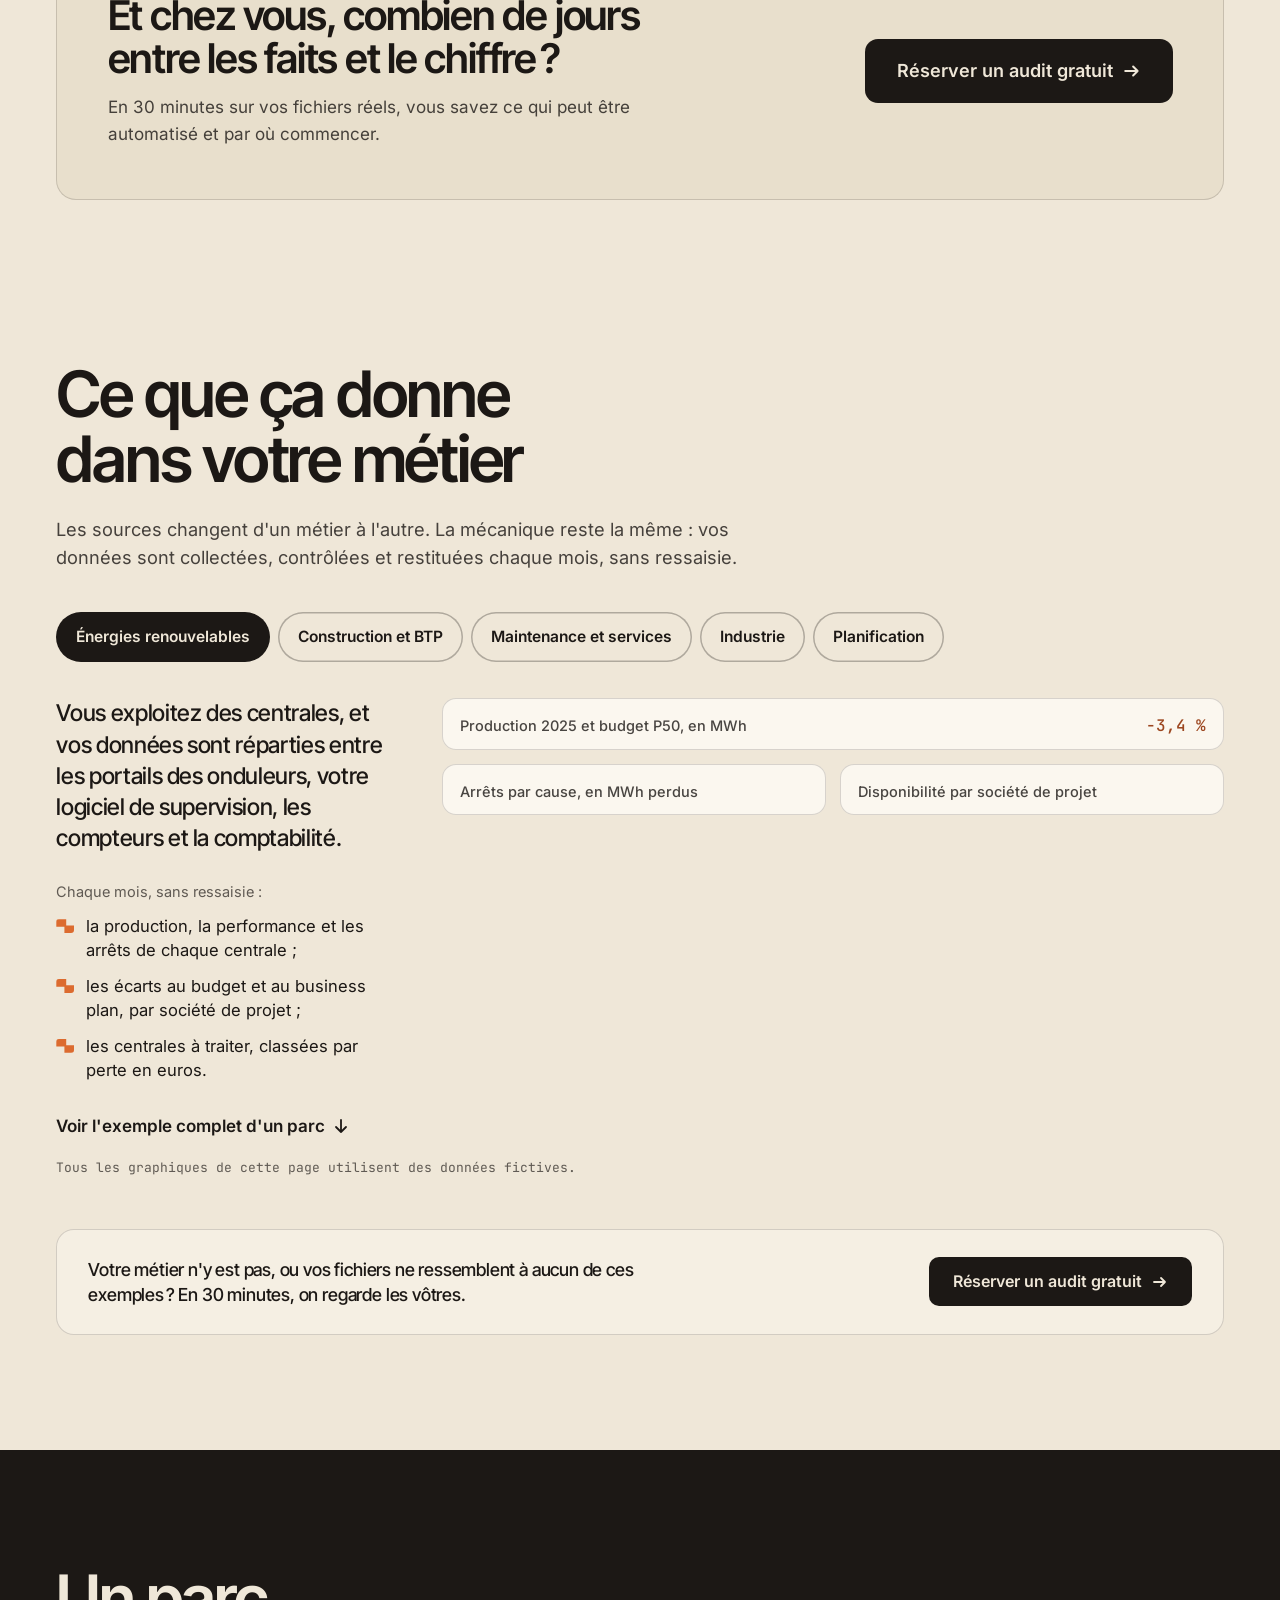
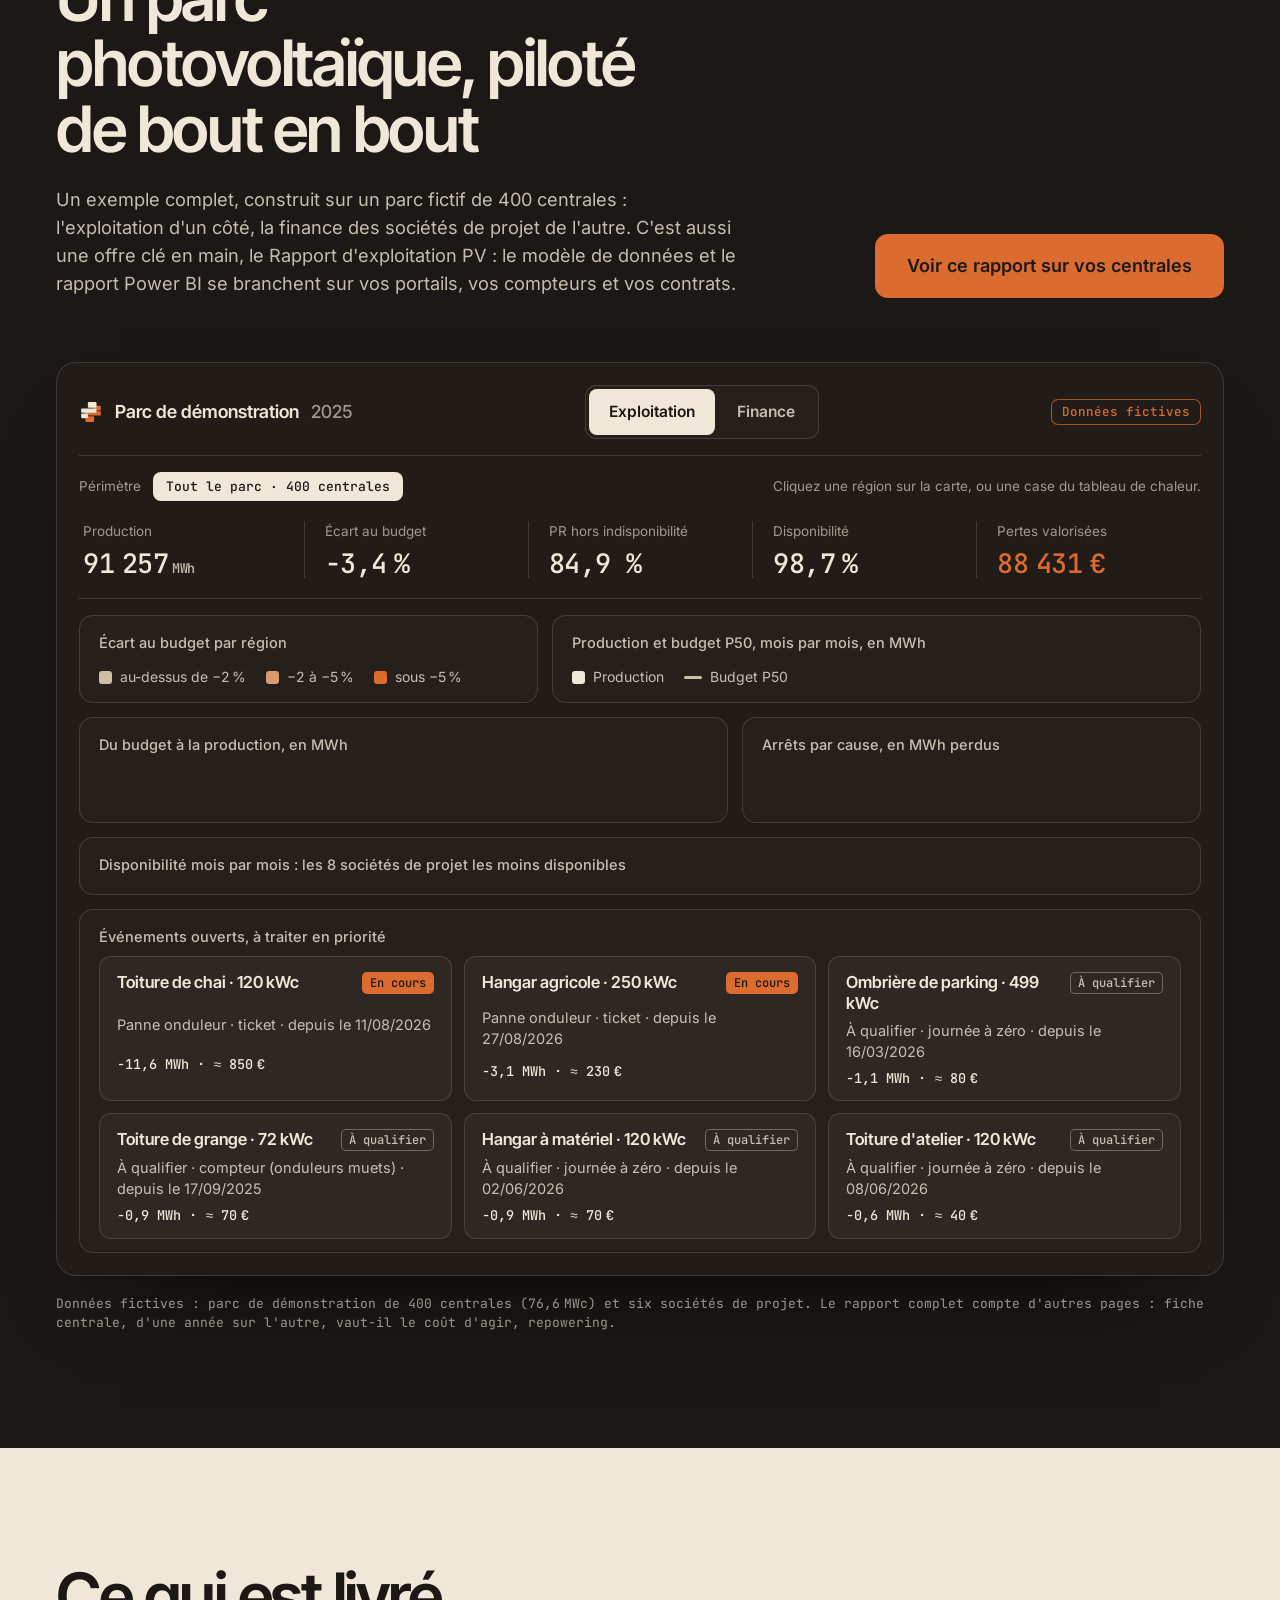
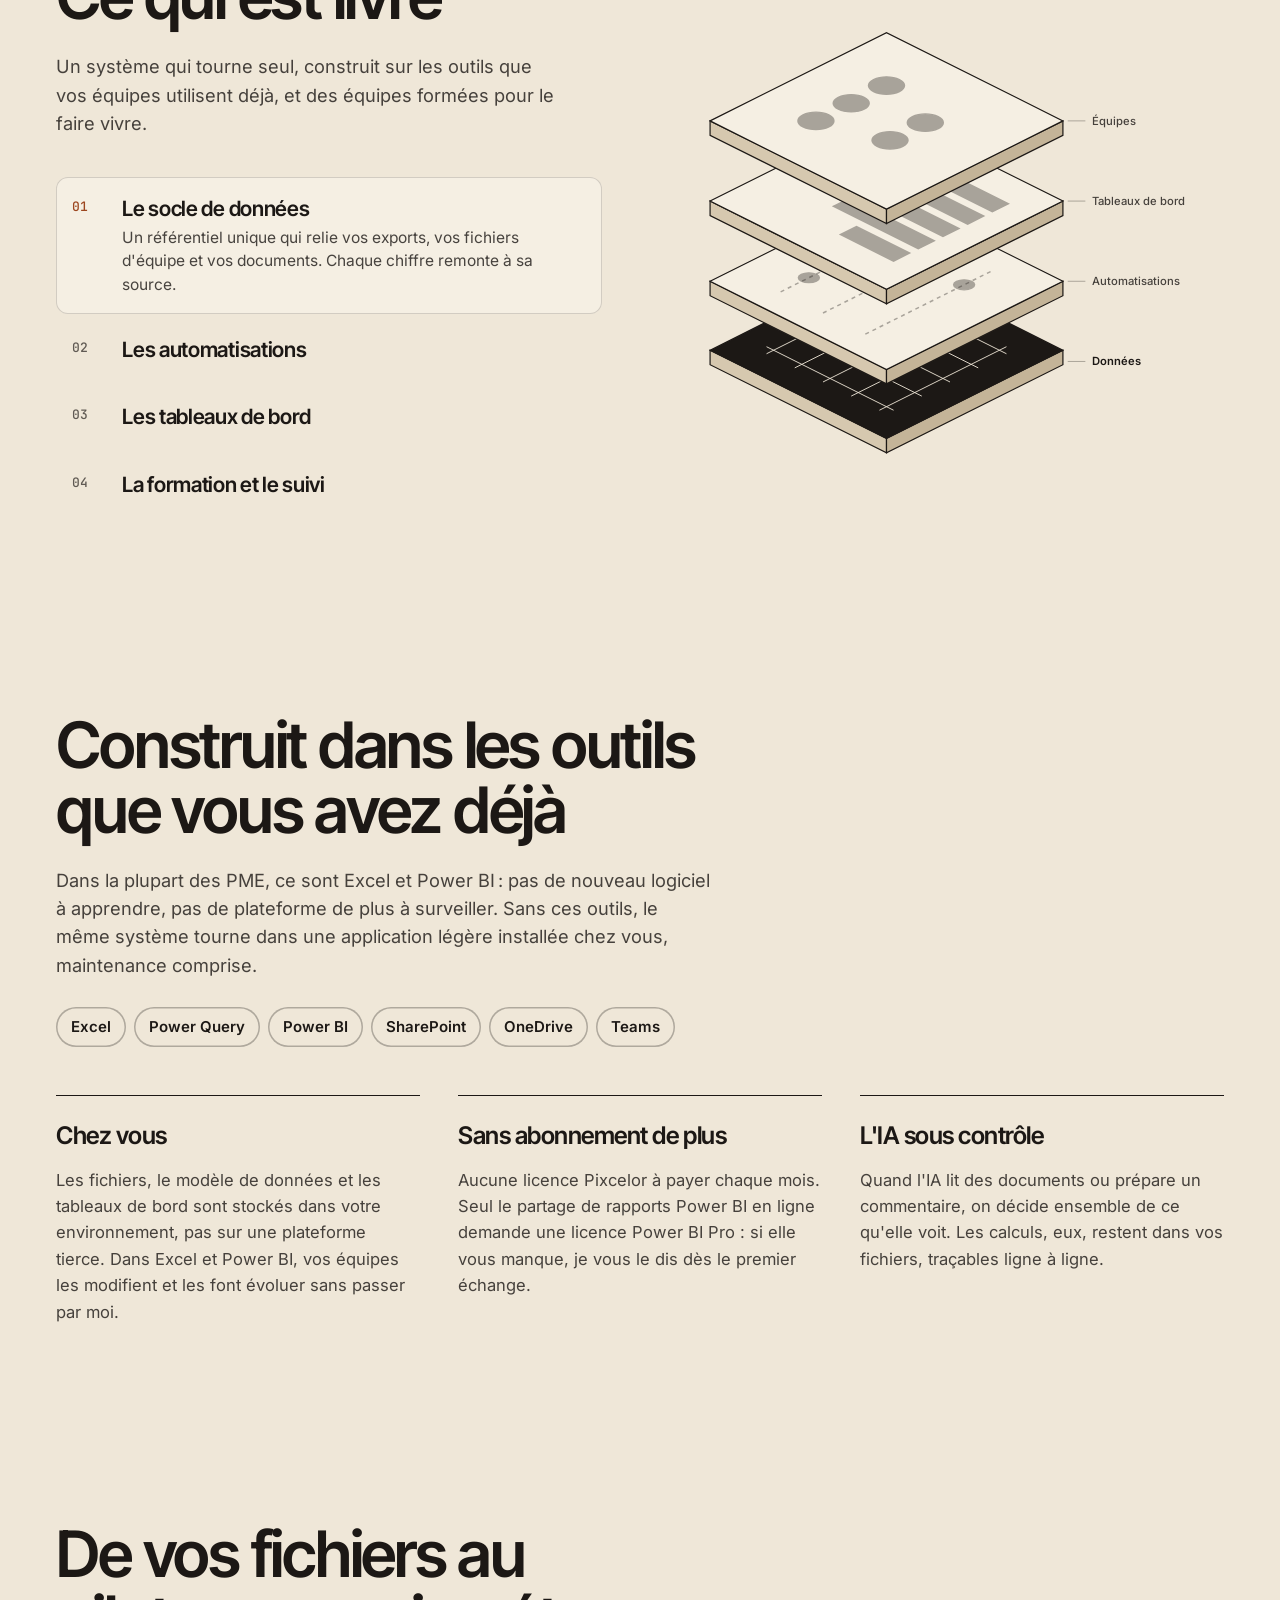
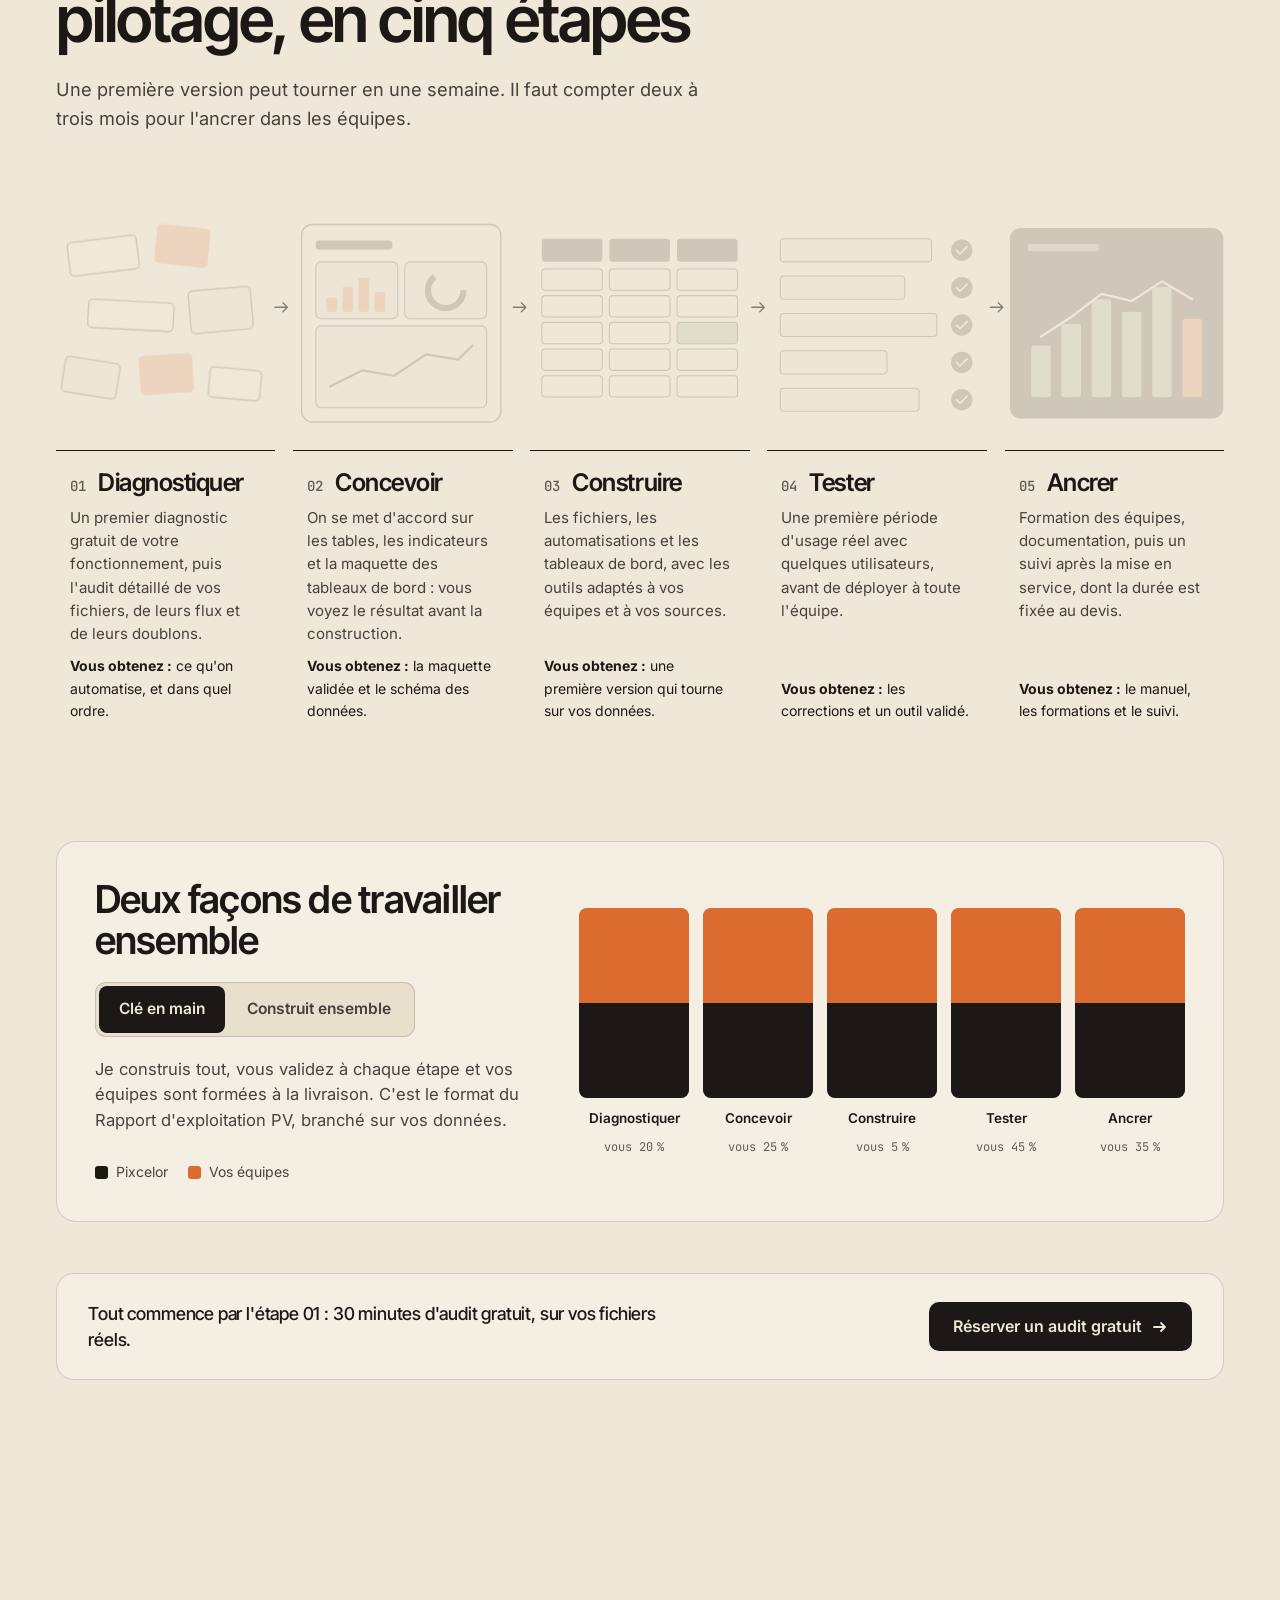
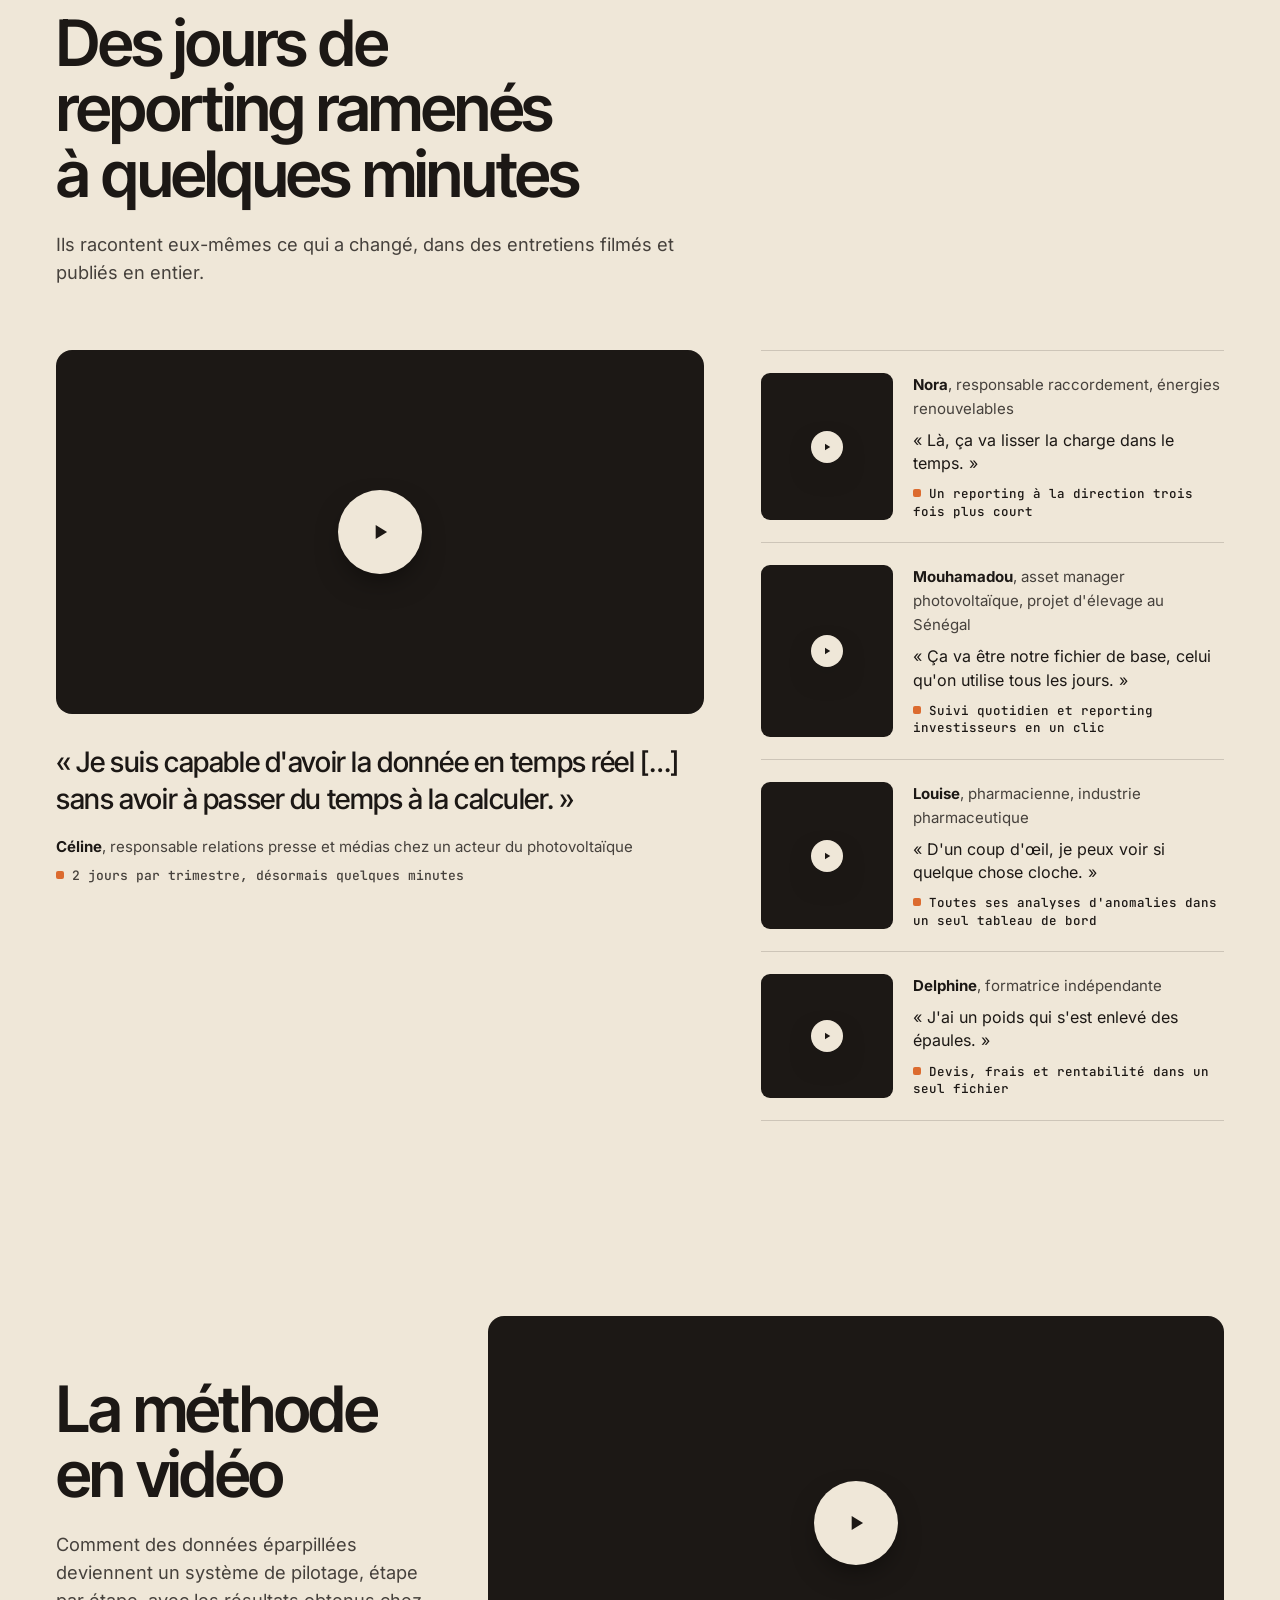
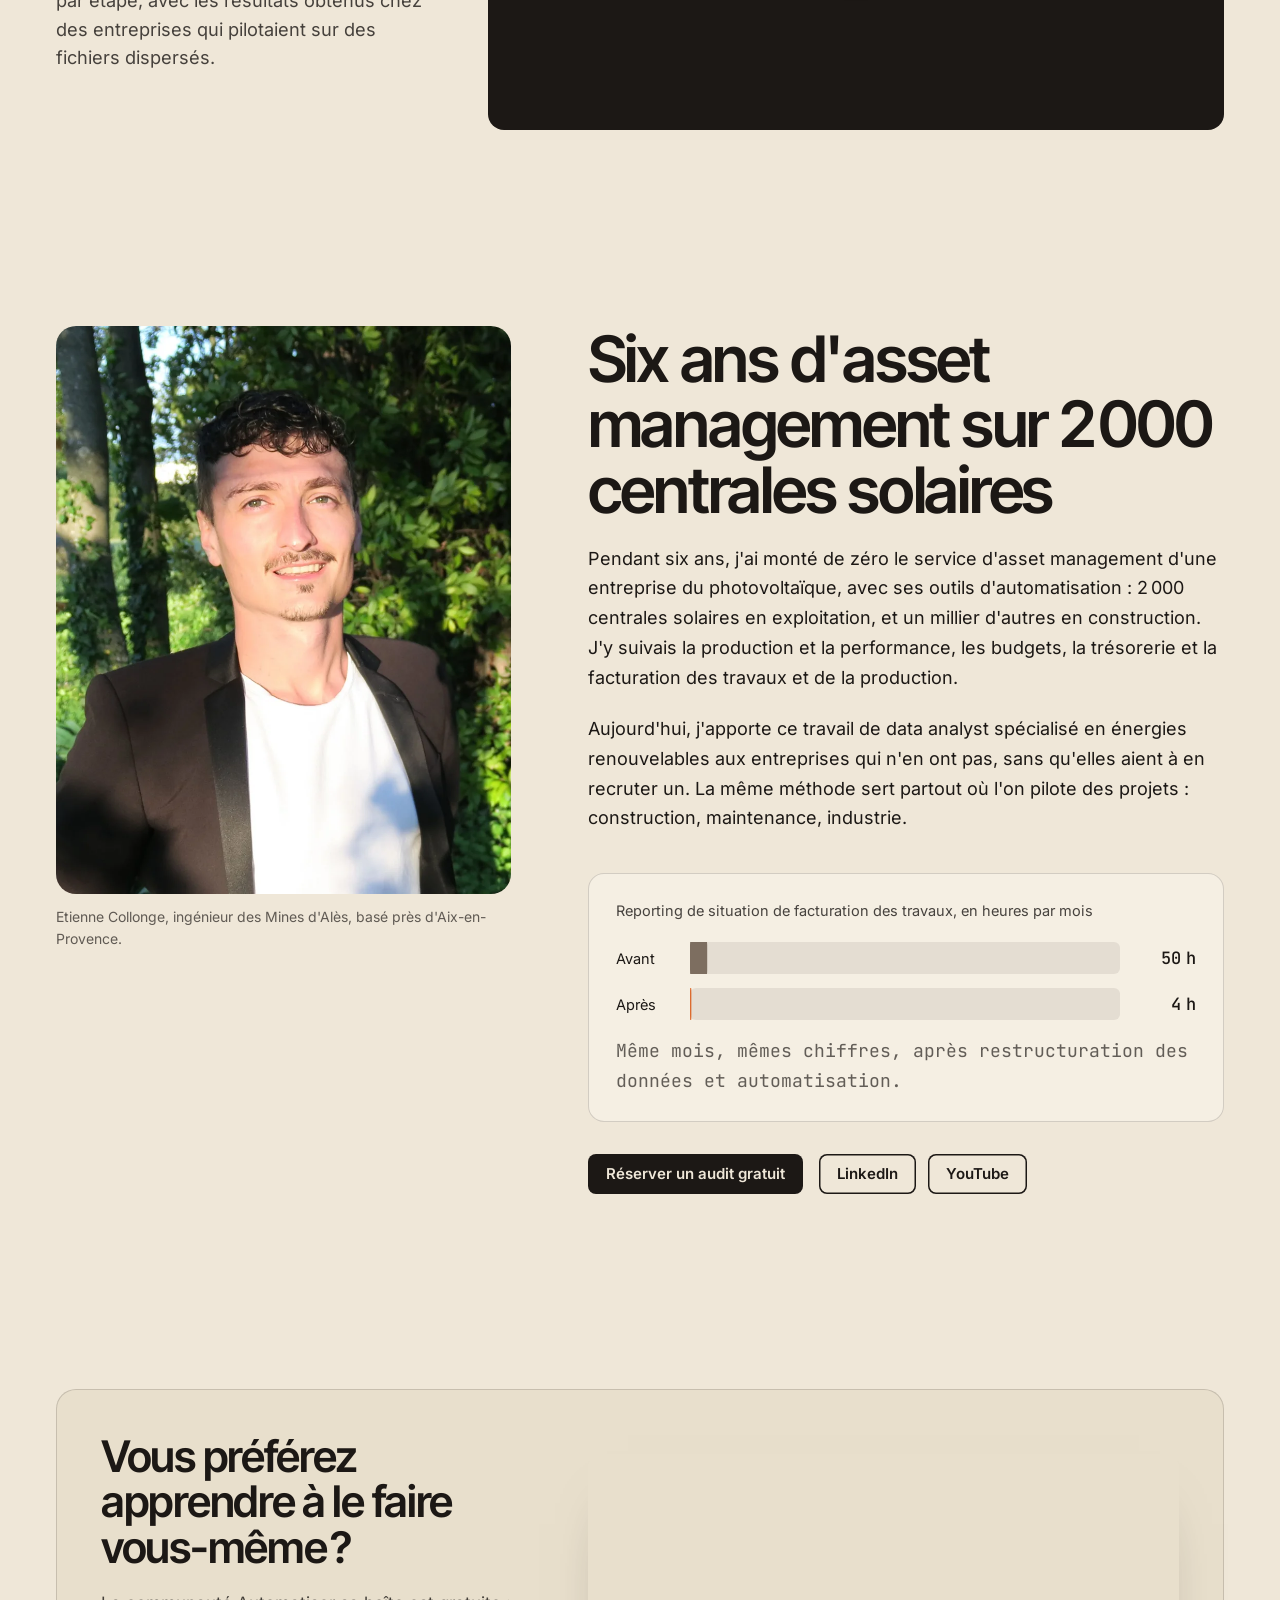
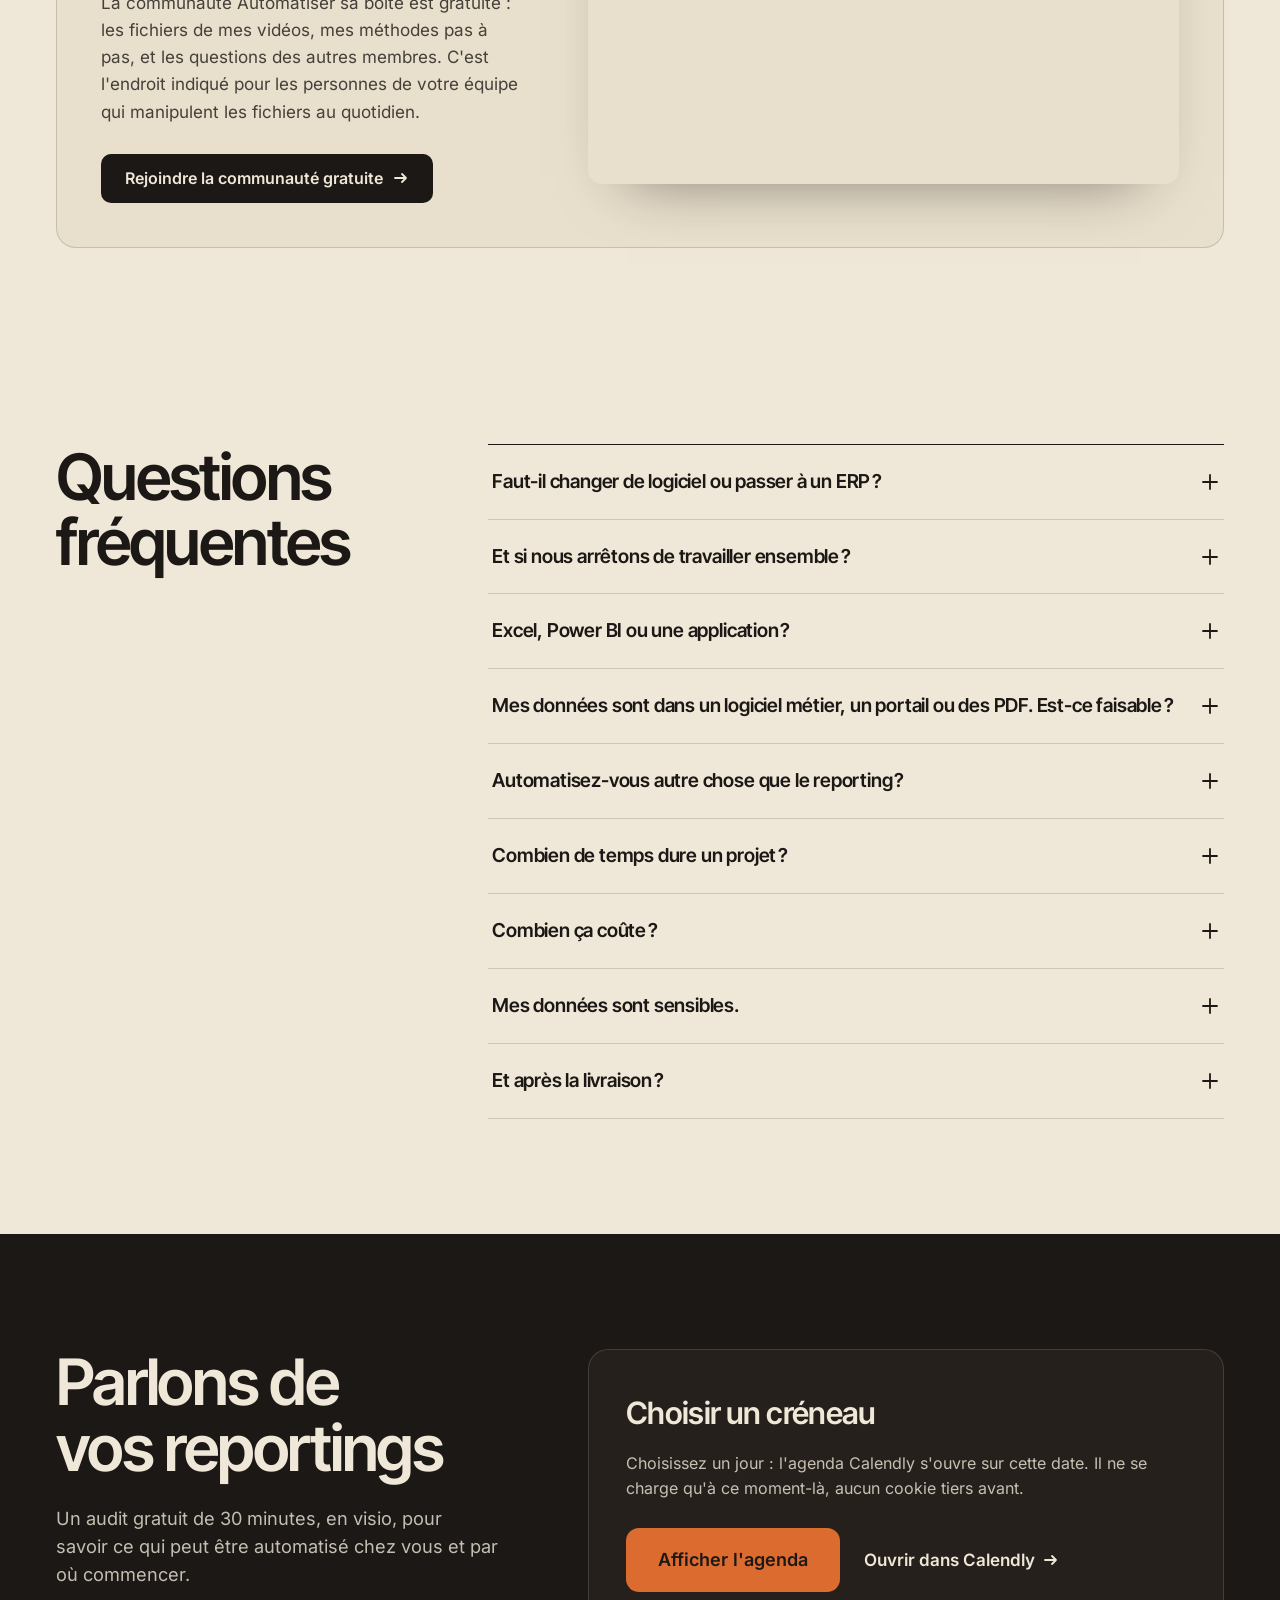
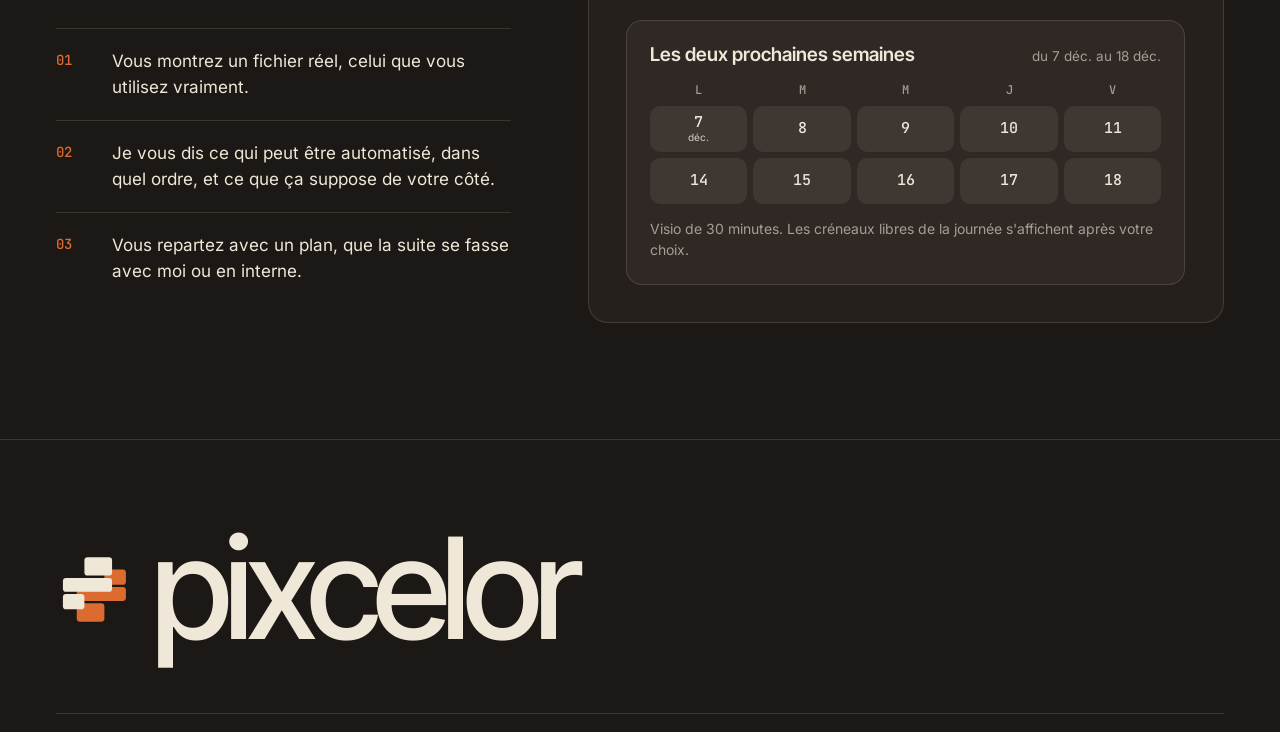
<file: cas-clients/index.html>
<!doctype html>
<html lang="fr">
<head>
<meta charset="utf-8">
<meta http-equiv="Content-Security-Policy" content="default-src 'none'; base-uri 'none'; form-action 'none'">
<meta http-equiv="refresh" content="0; url=/#temoignages">
<meta name="robots" content="noindex">
<link rel="canonical" href="https://pixcelor.com/#temoignages">
<title>Les témoignages · Pixcelor</title>
</head>
<body>
<p>Cette page a déménagé : <a href="/#temoignages">Les témoignages</a>.</p>
</body>
</html>
</file>
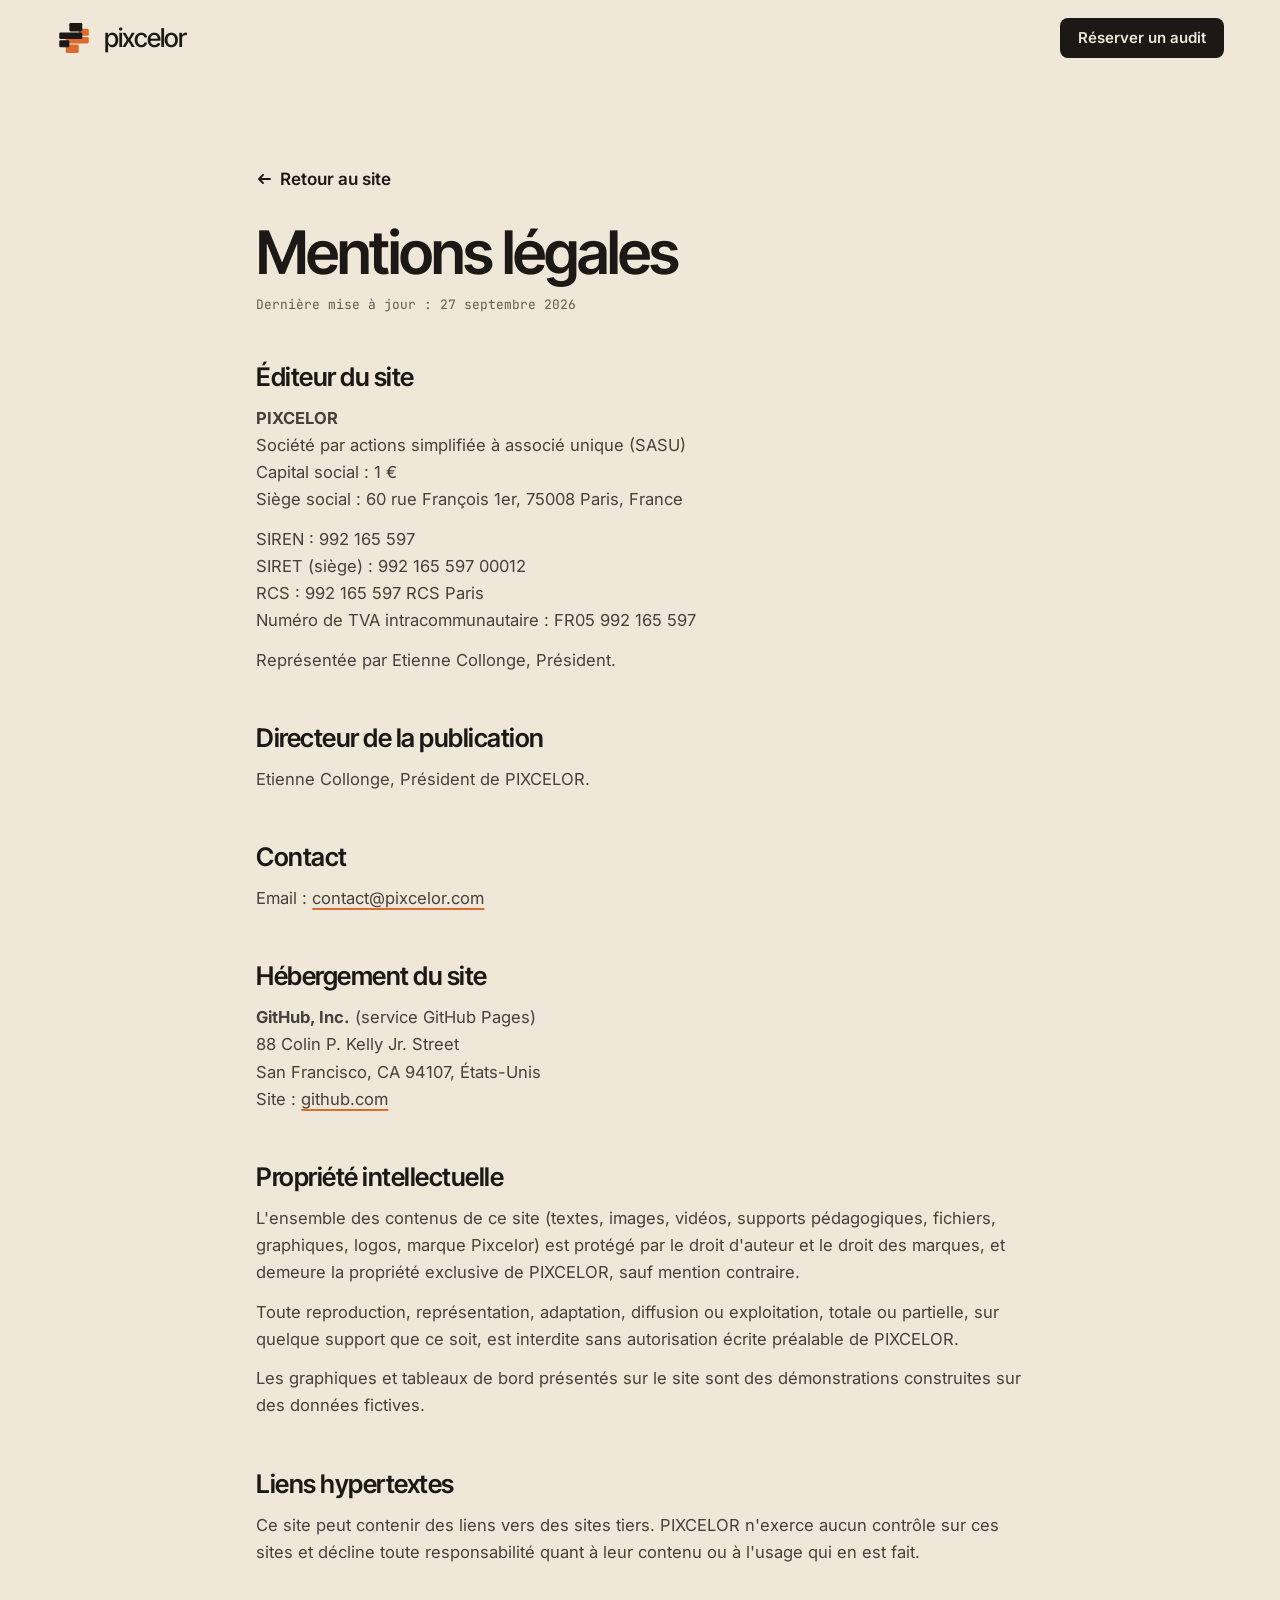
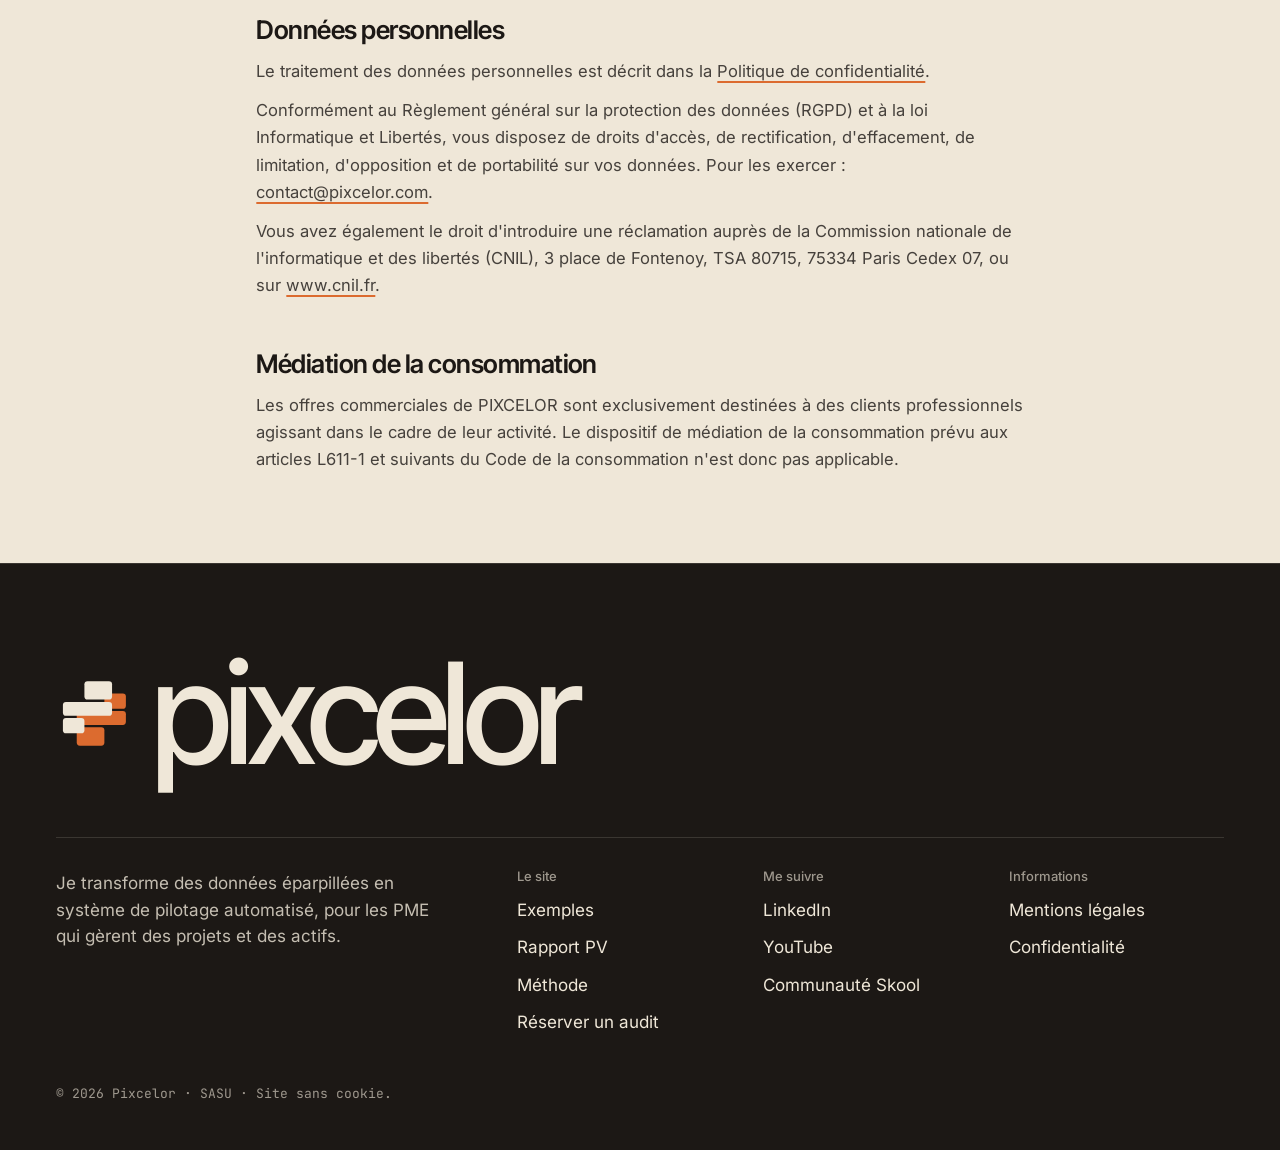
<file: conditions-generales-de-vente/index.html>
<!doctype html>
<html lang="fr">
<head>
<meta charset="utf-8">
<meta http-equiv="Content-Security-Policy" content="default-src 'none'; base-uri 'none'; form-action 'none'">
<meta http-equiv="refresh" content="0; url=/mentions-legales/">
<meta name="robots" content="noindex">
<link rel="canonical" href="https://pixcelor.com/mentions-legales/">
<title>Mentions légales · Pixcelor</title>
</head>
<body>
<p>Cette page a déménagé : <a href="/mentions-legales/">Mentions légales</a>.</p>
</body>
</html>
</file>
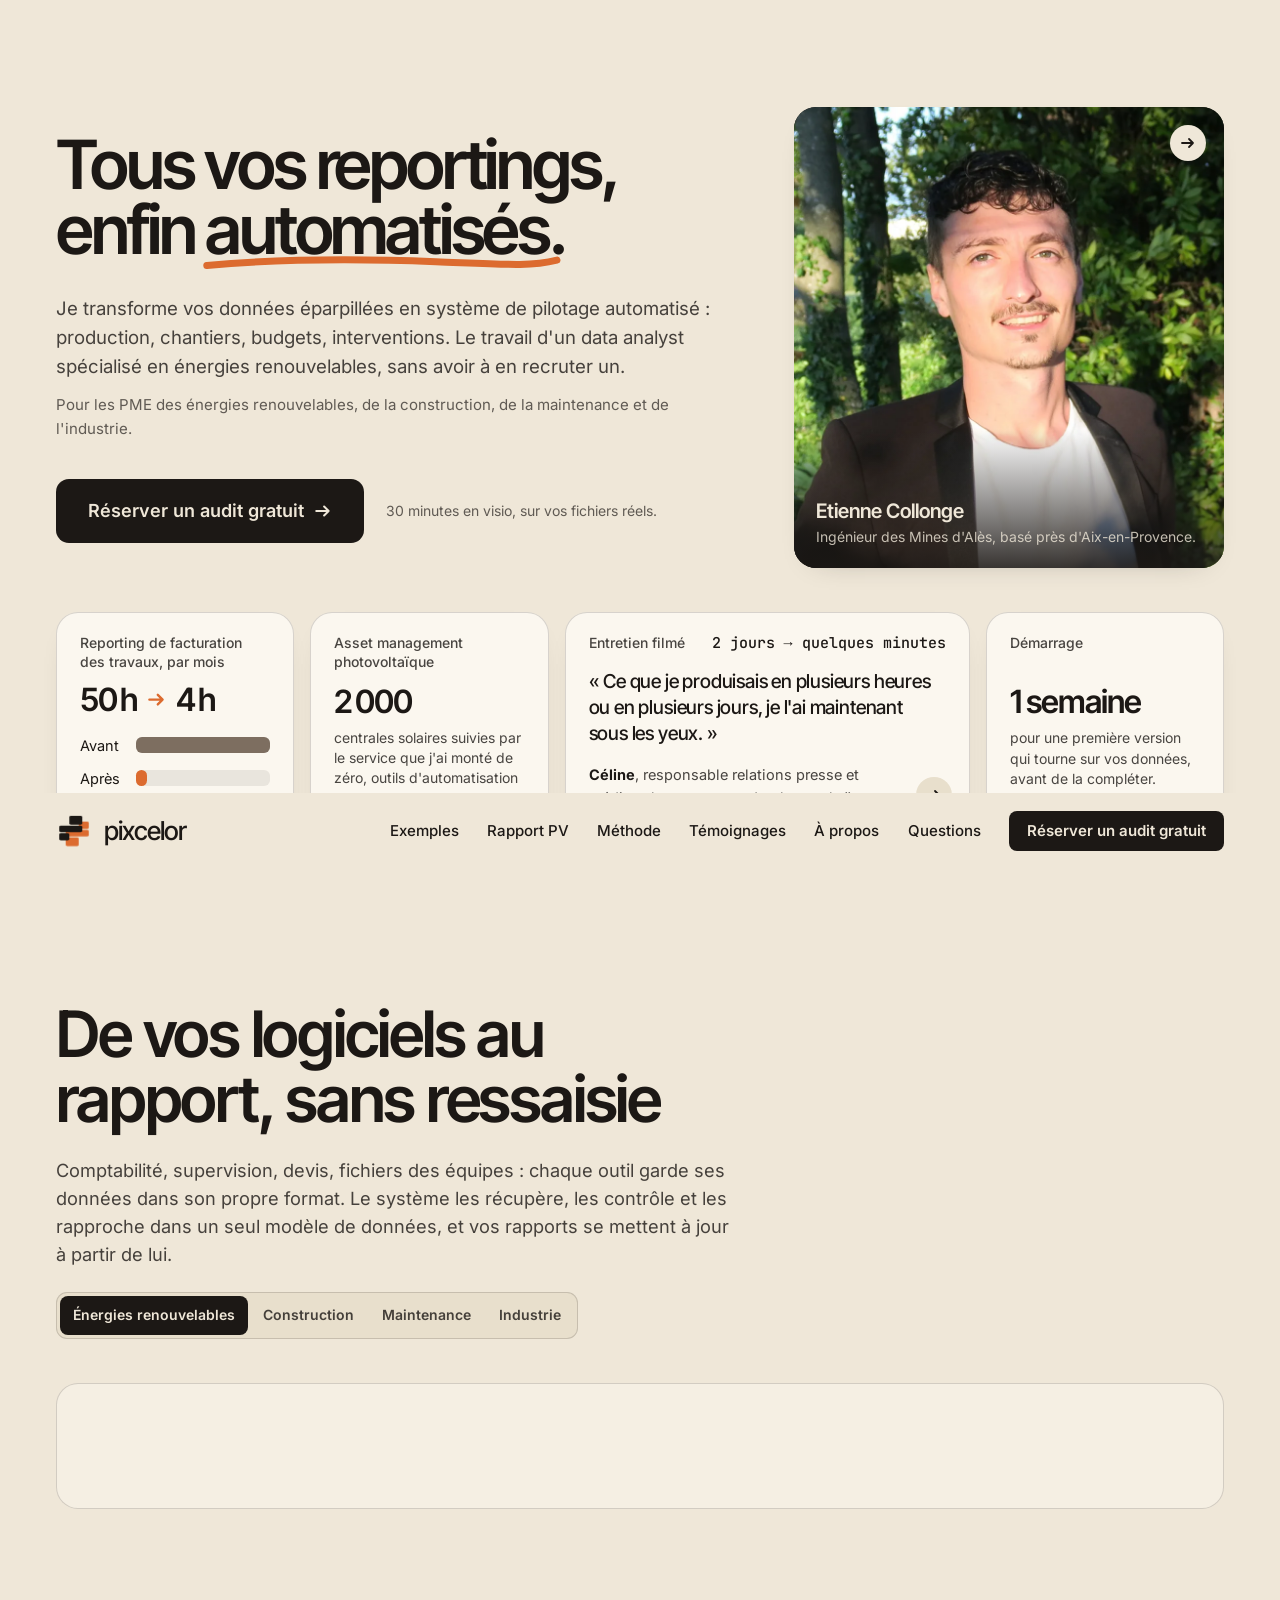
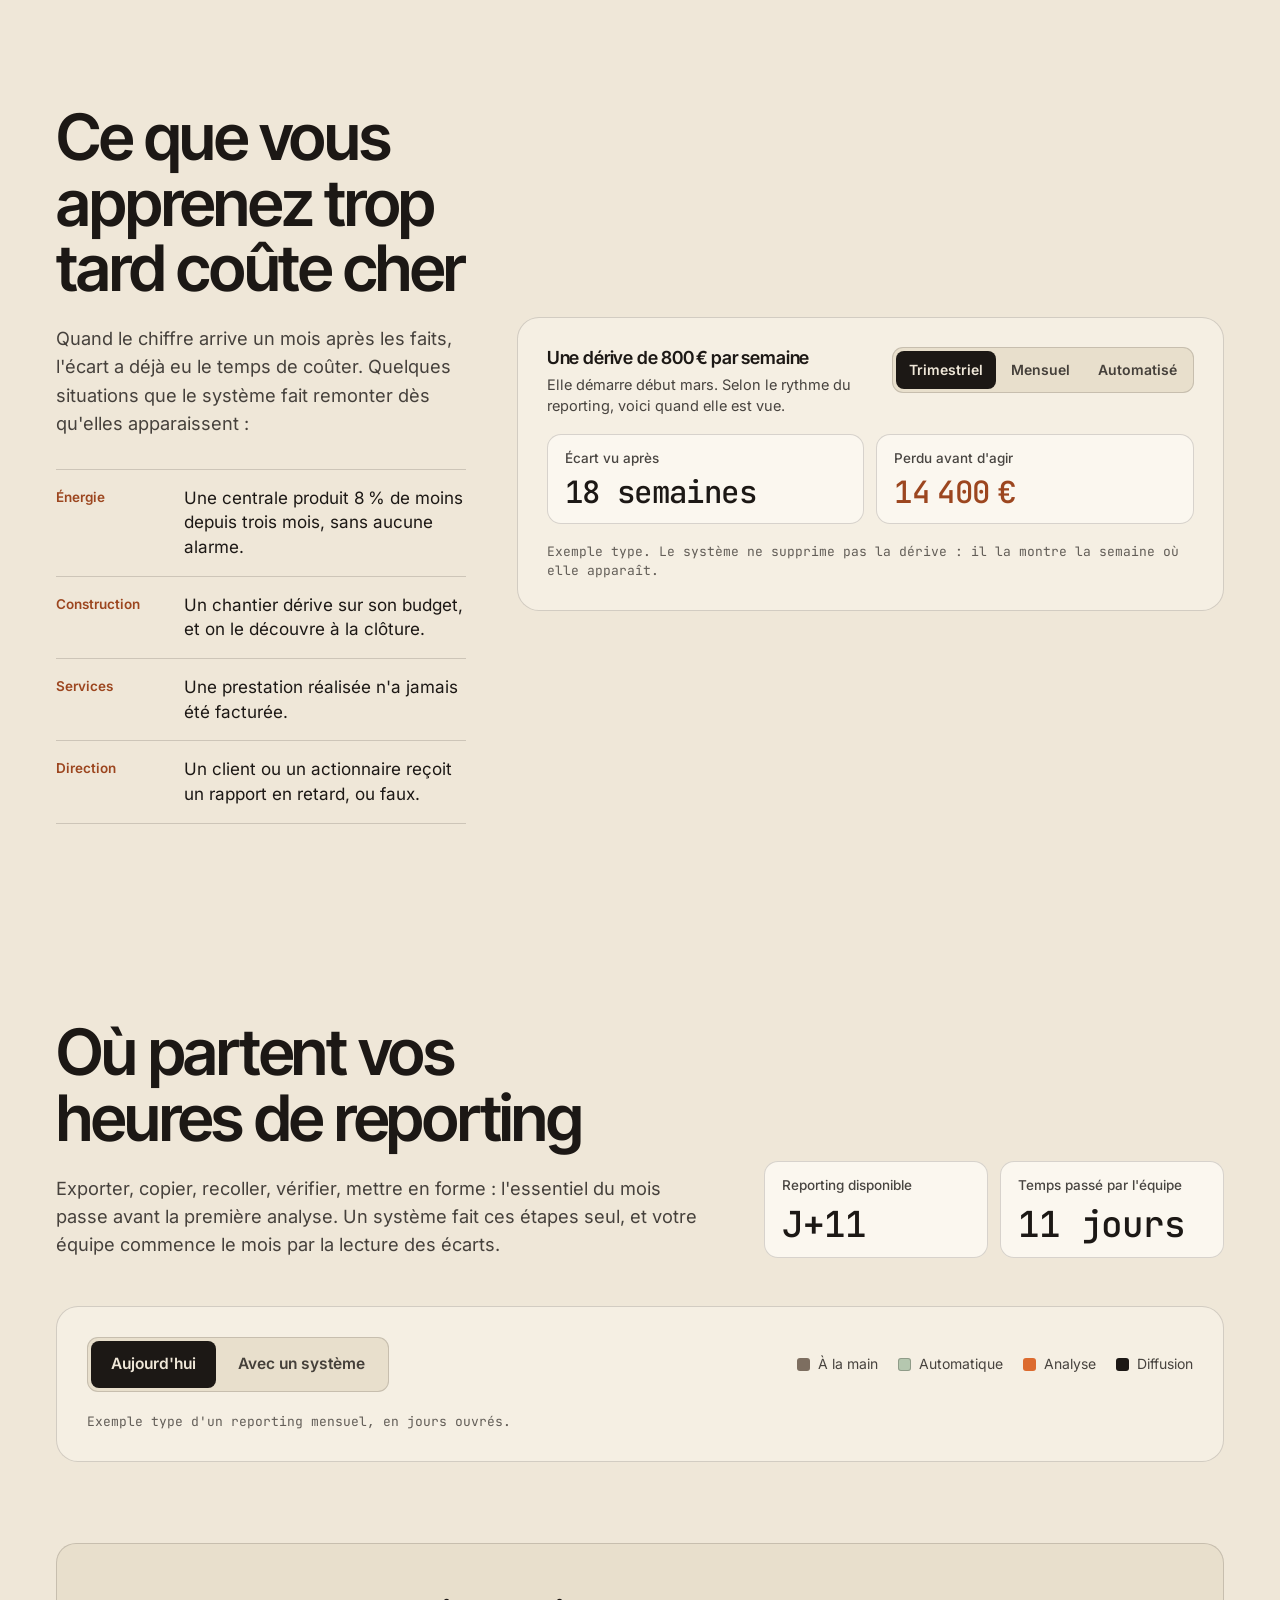
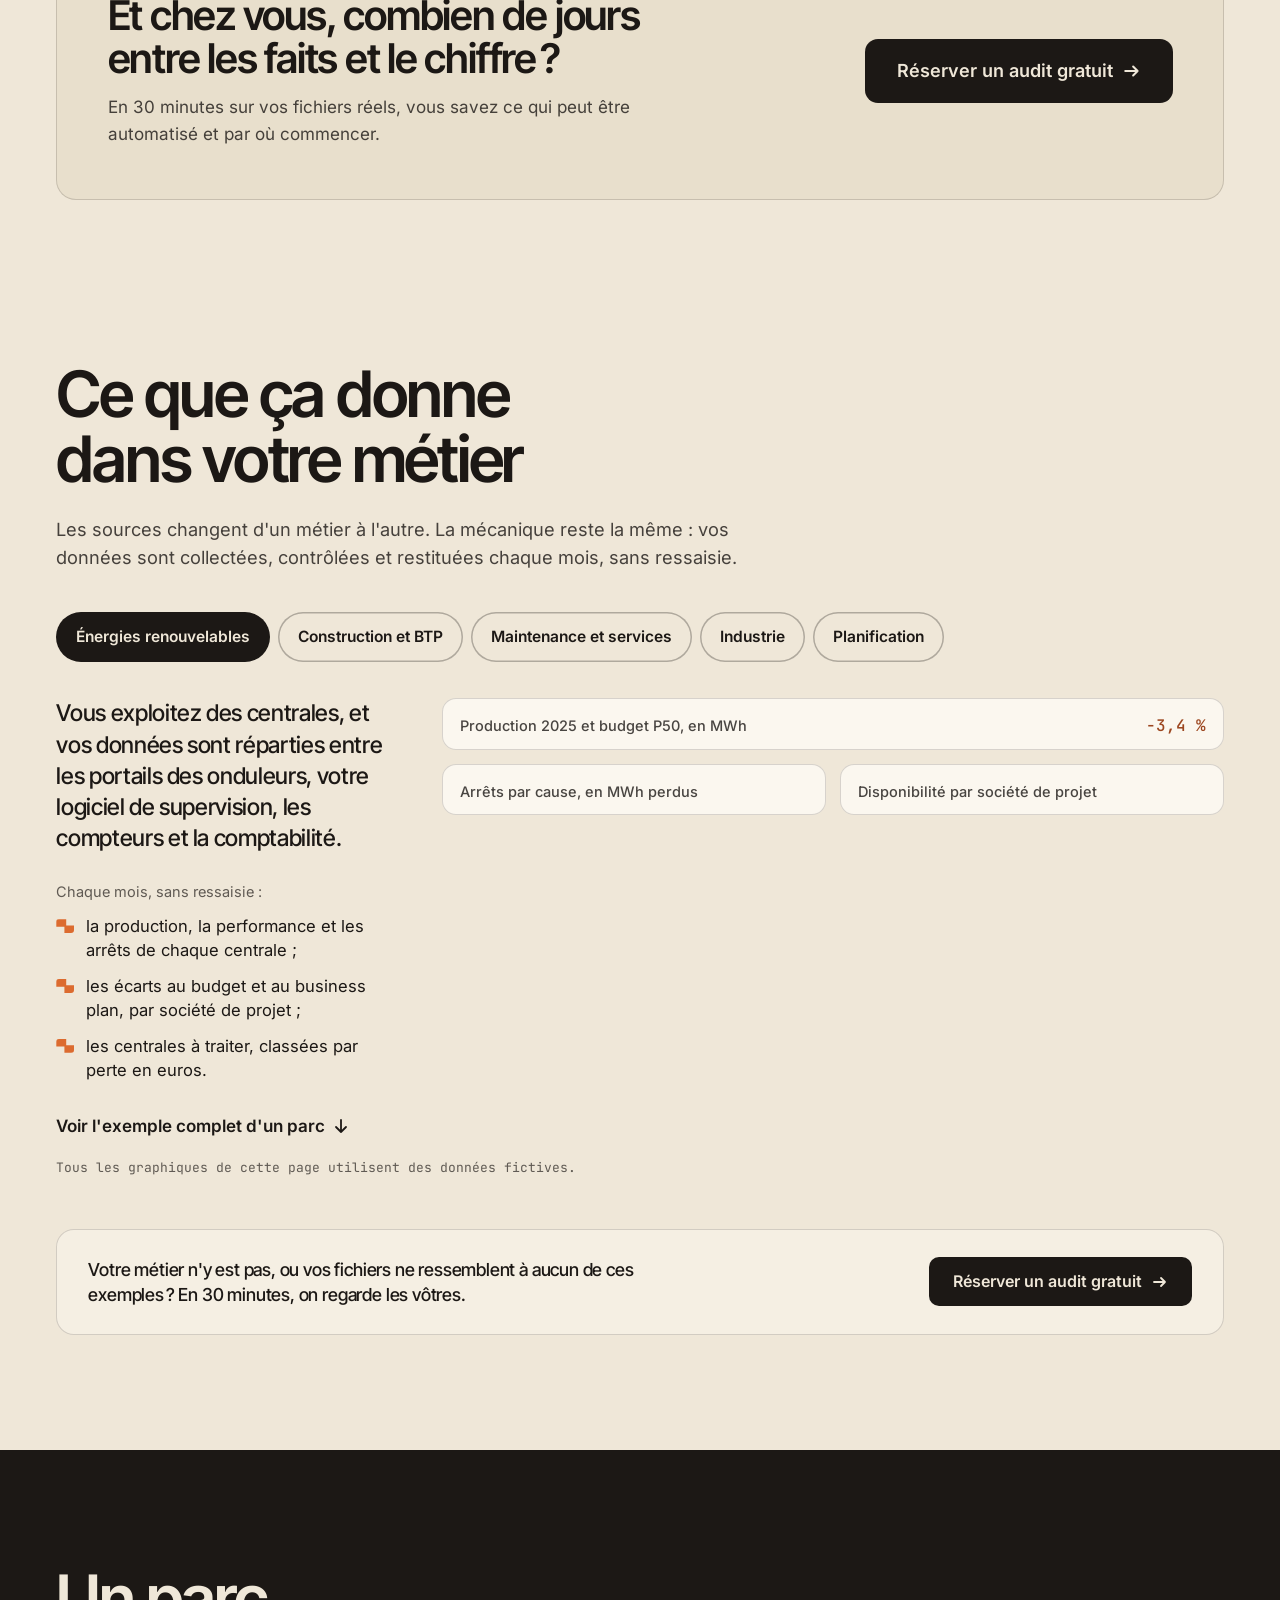
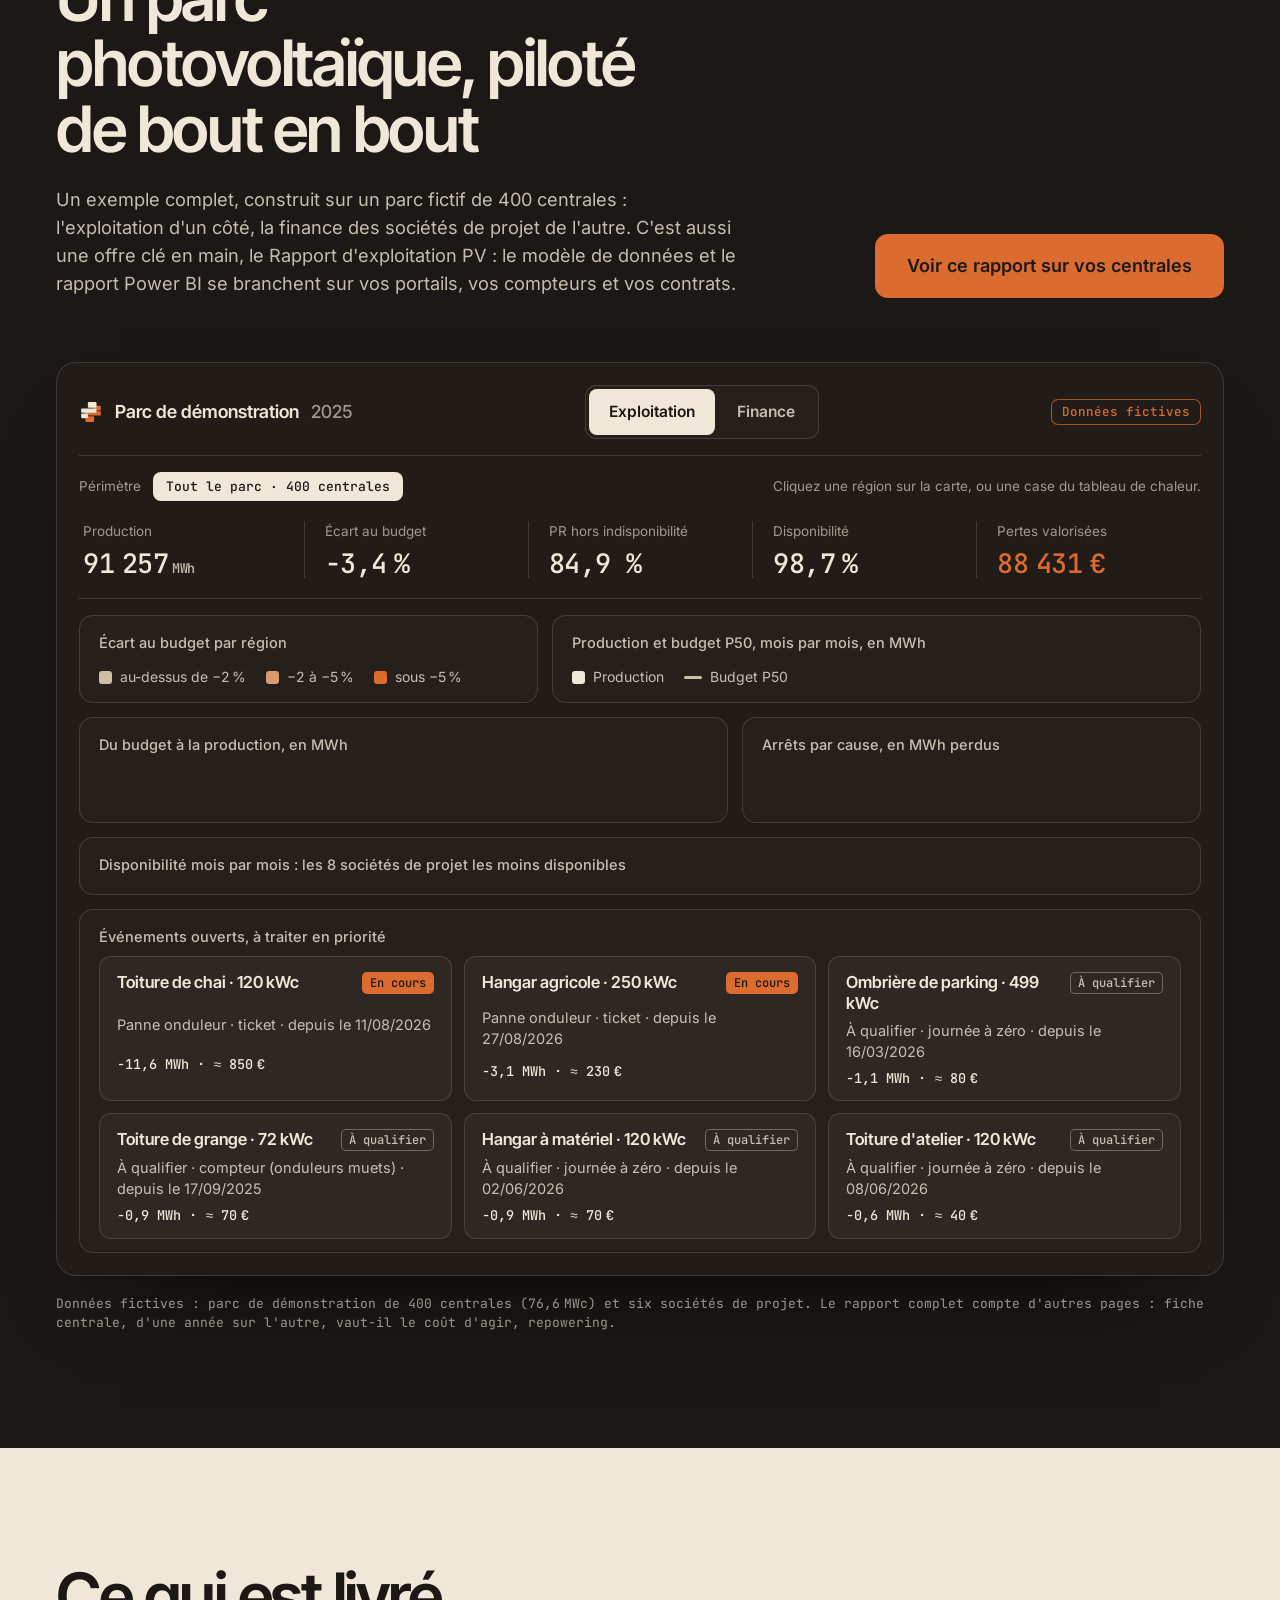
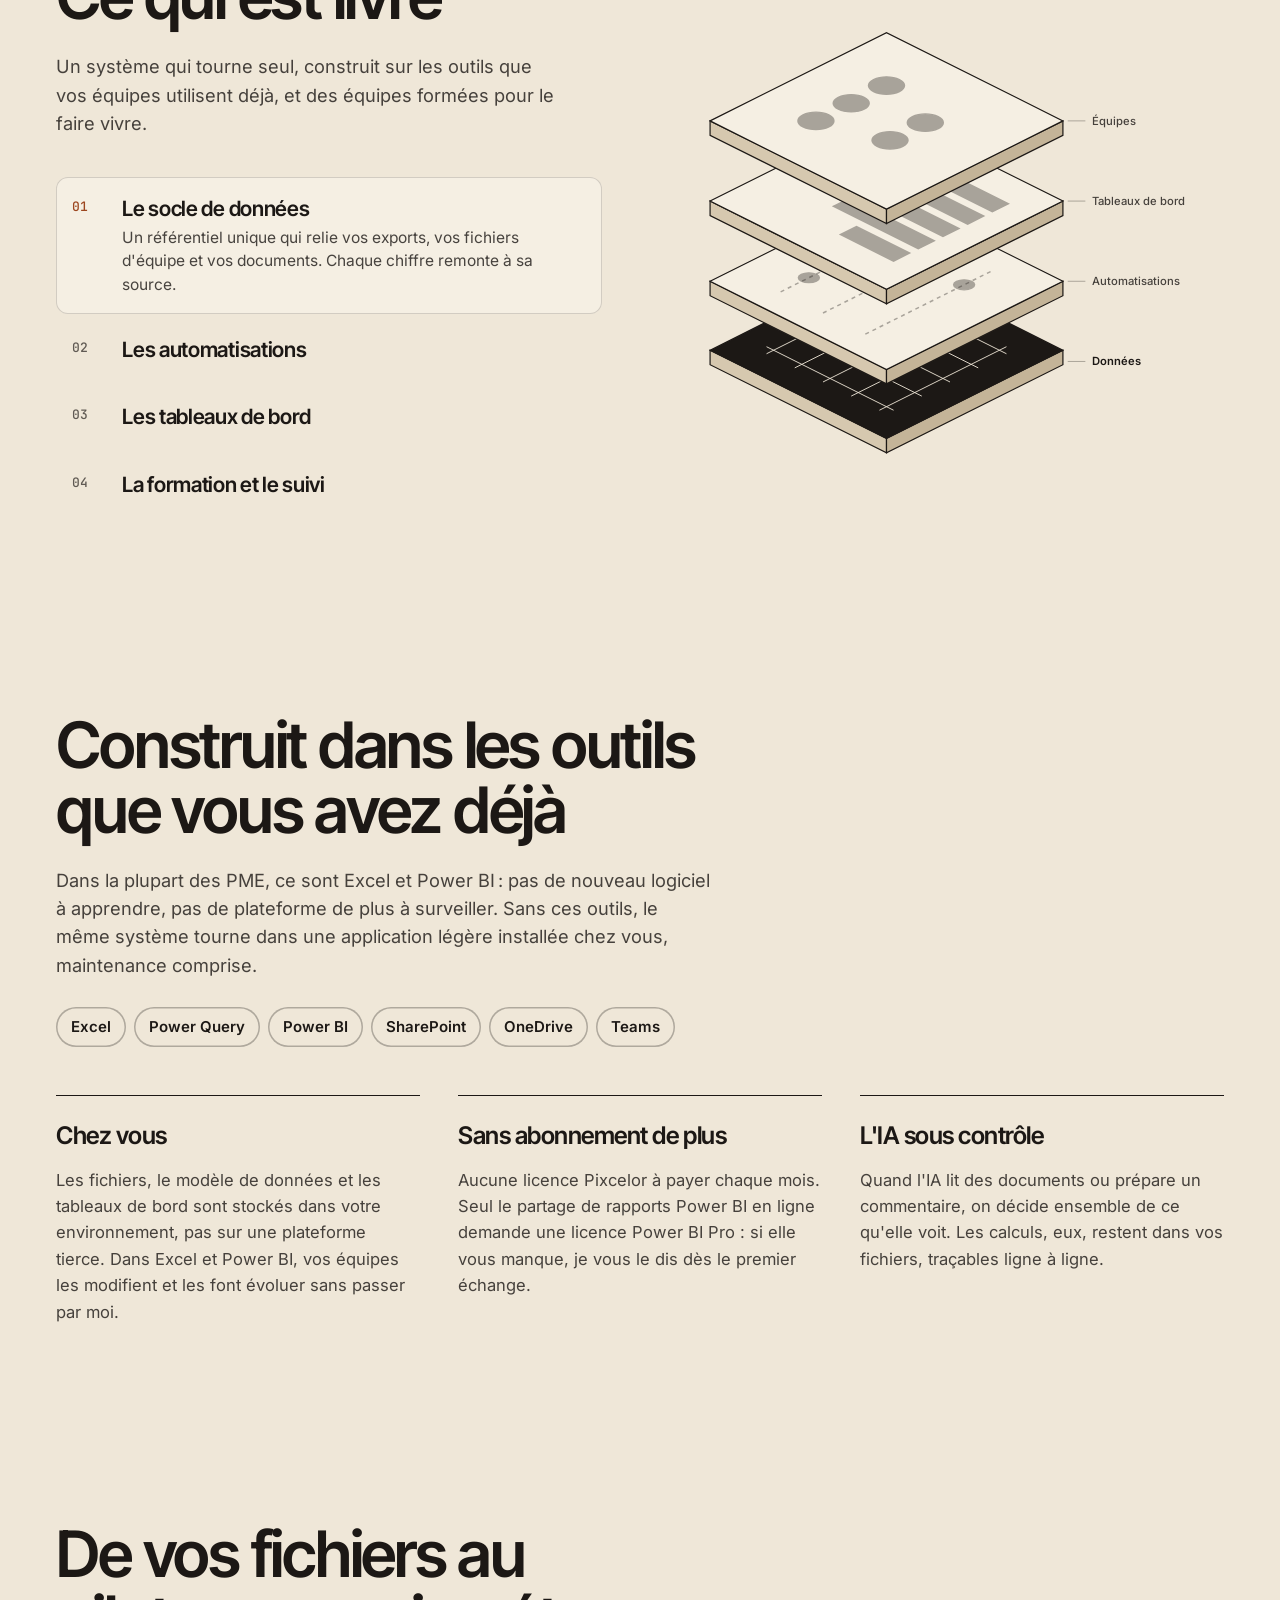
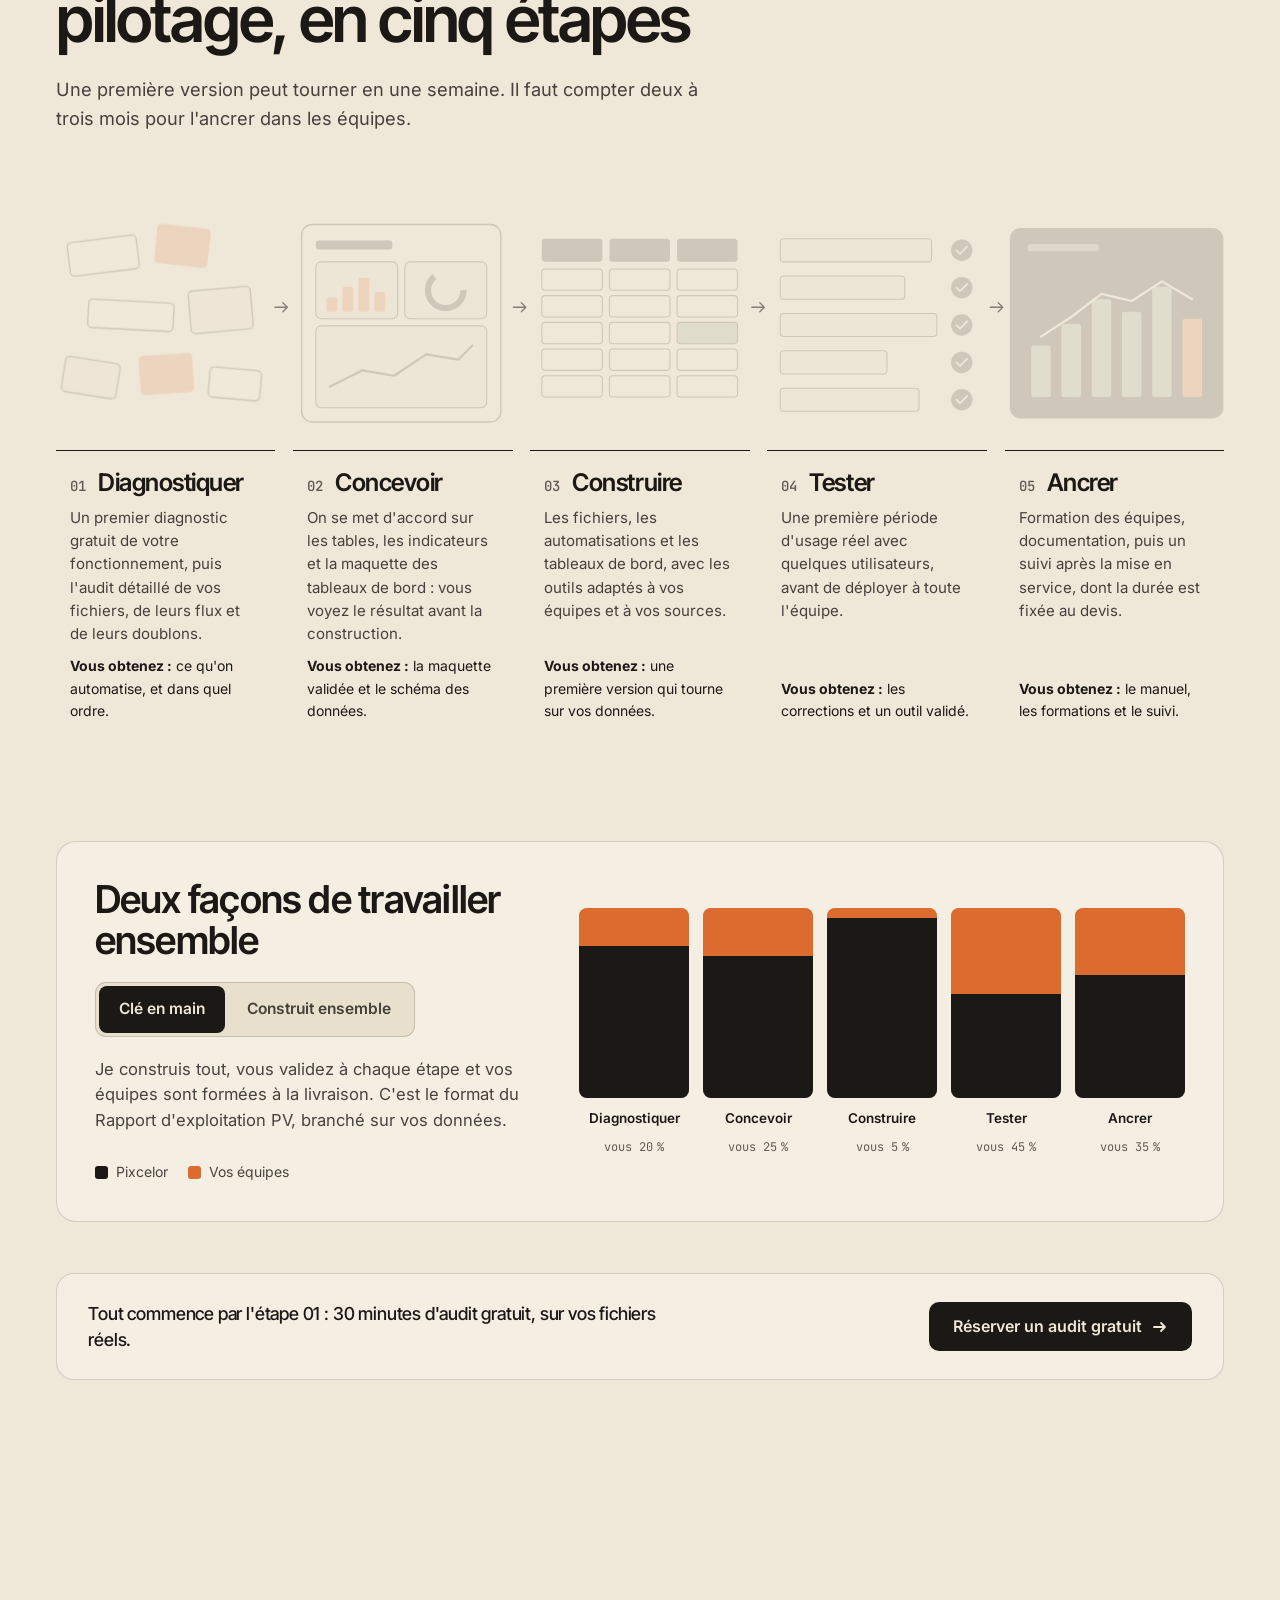
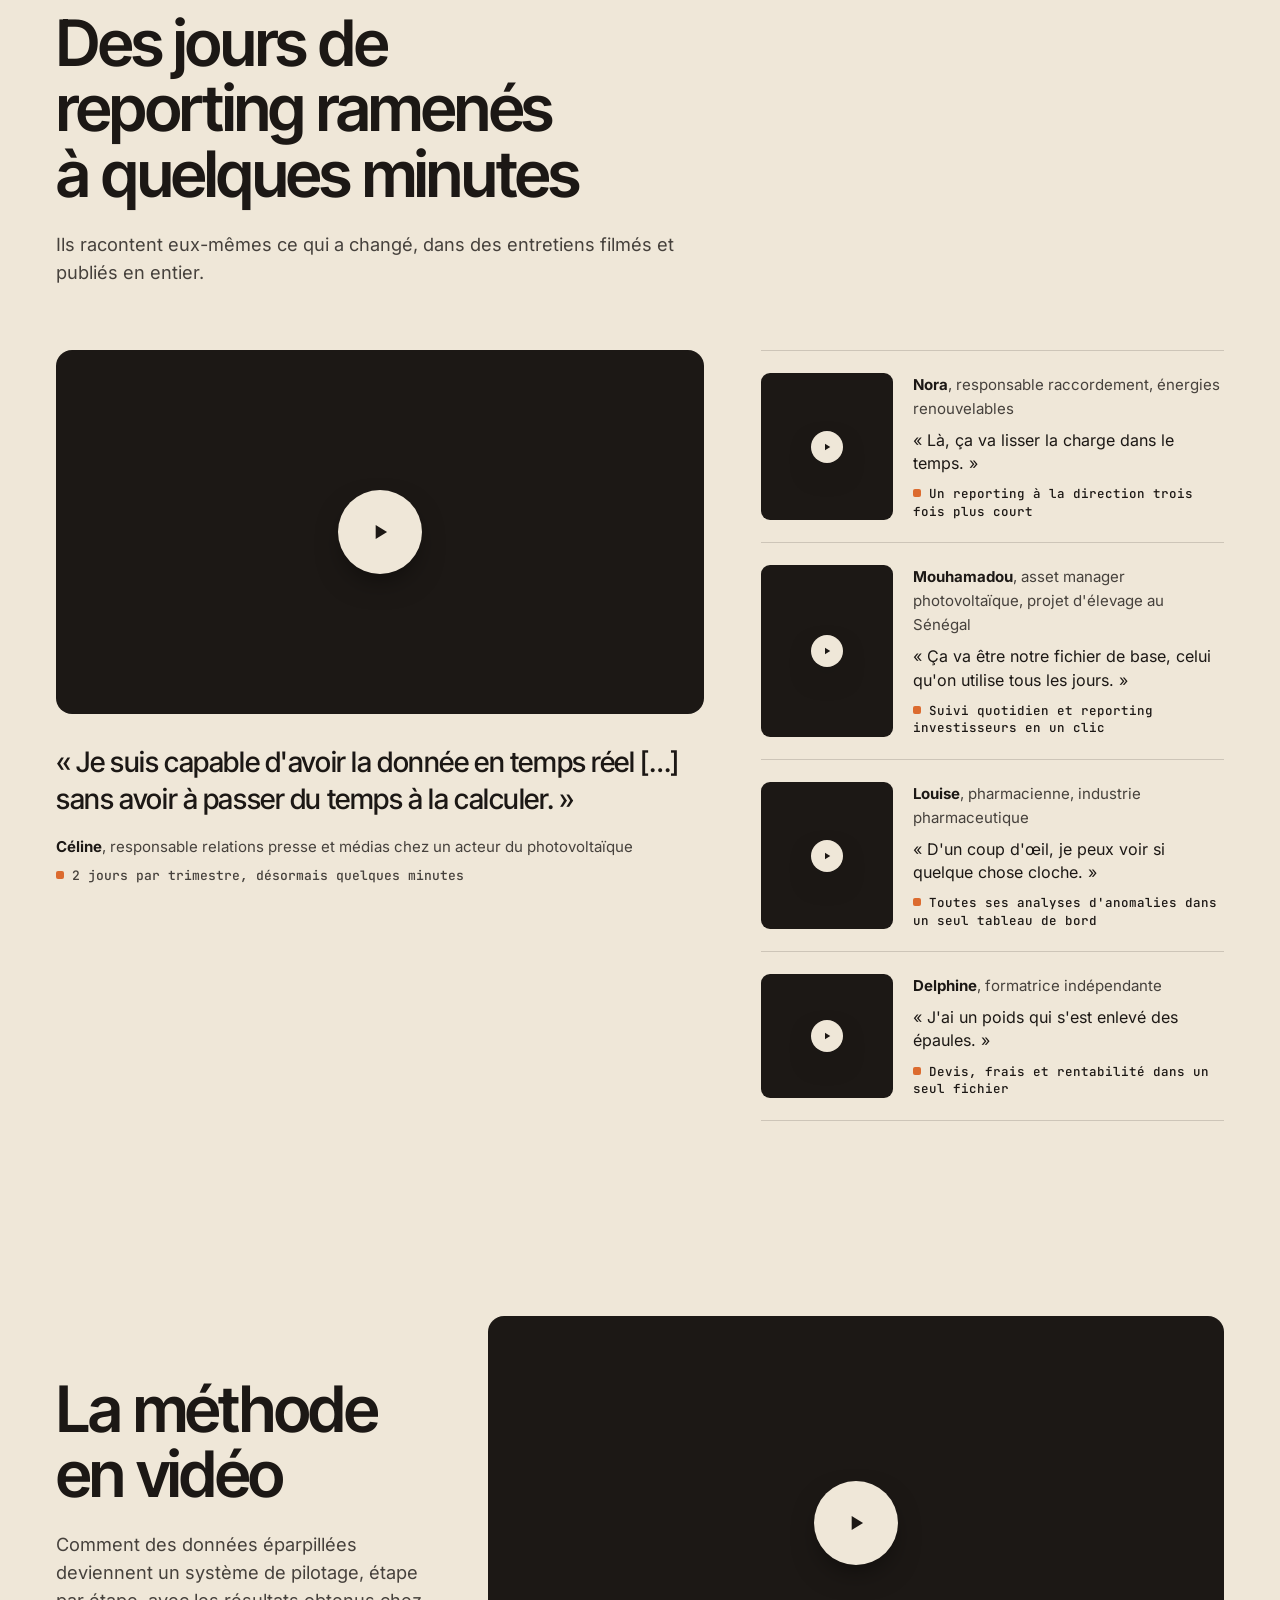
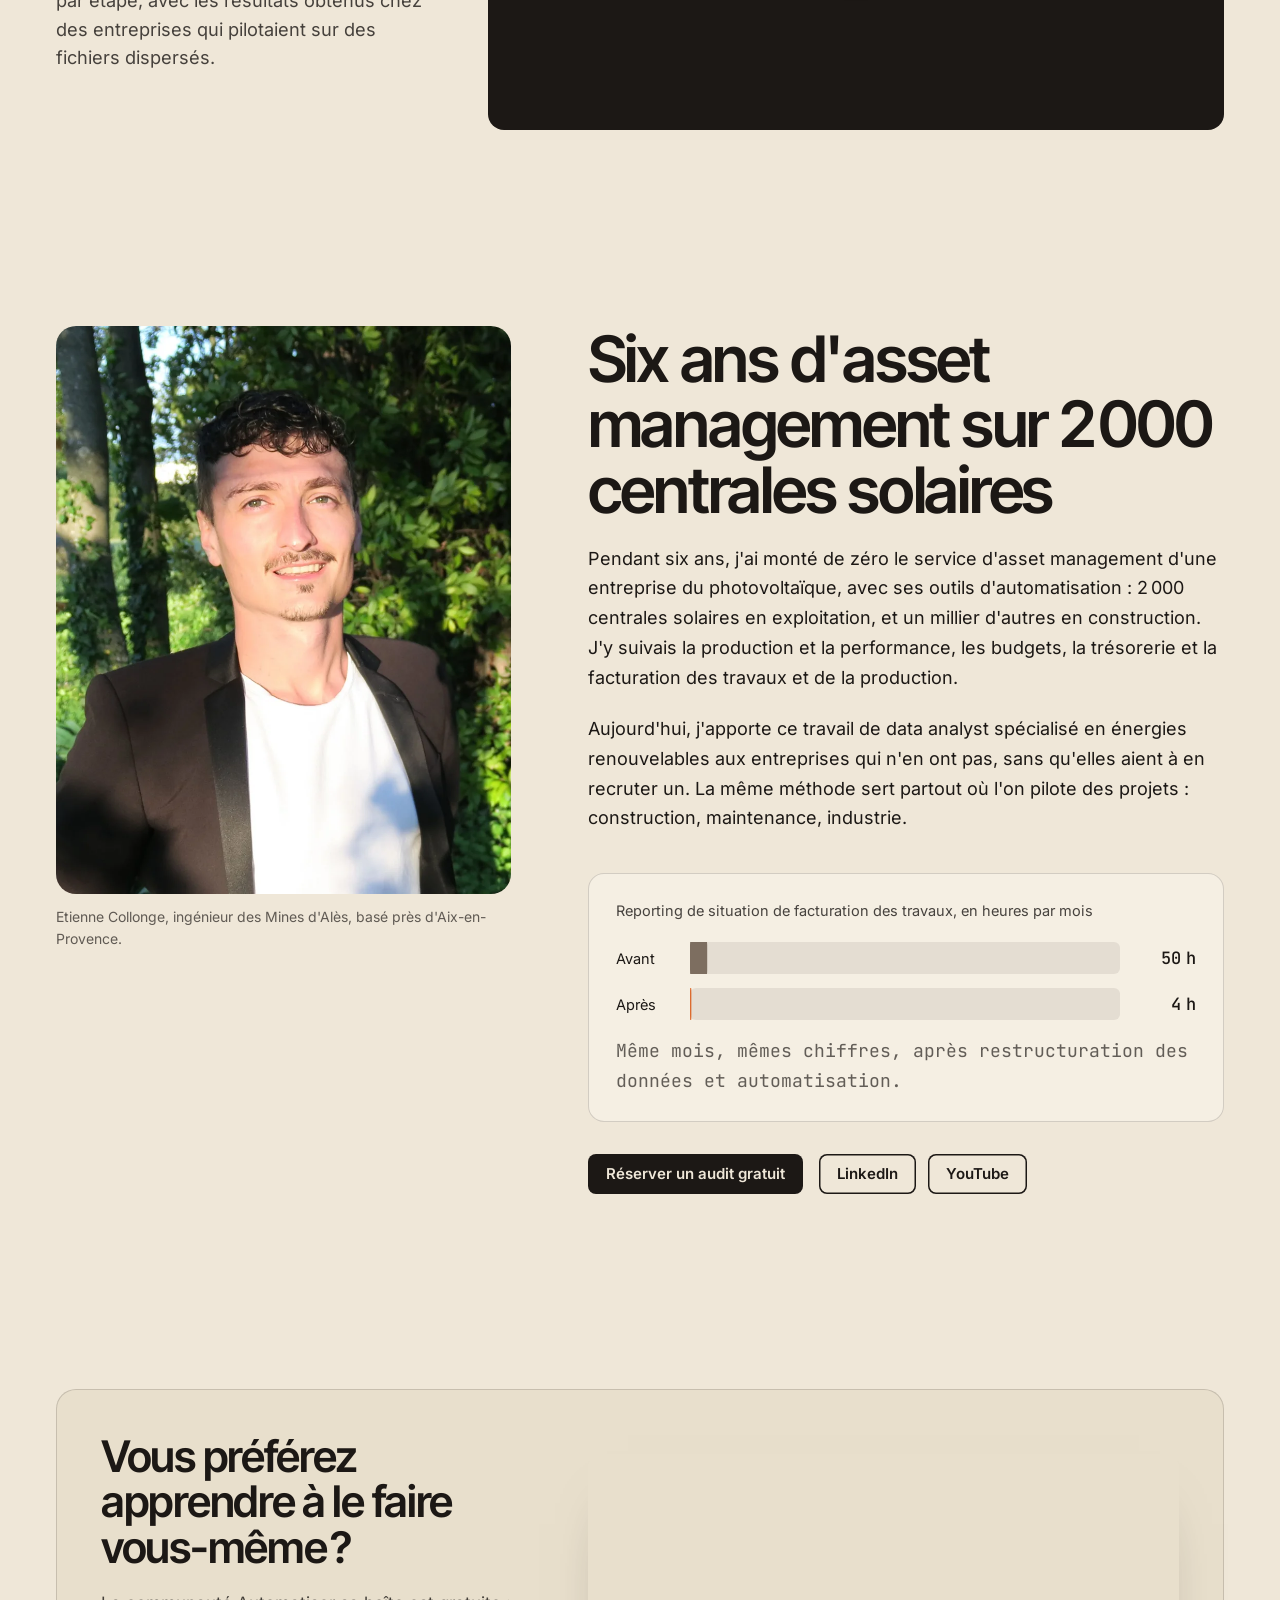
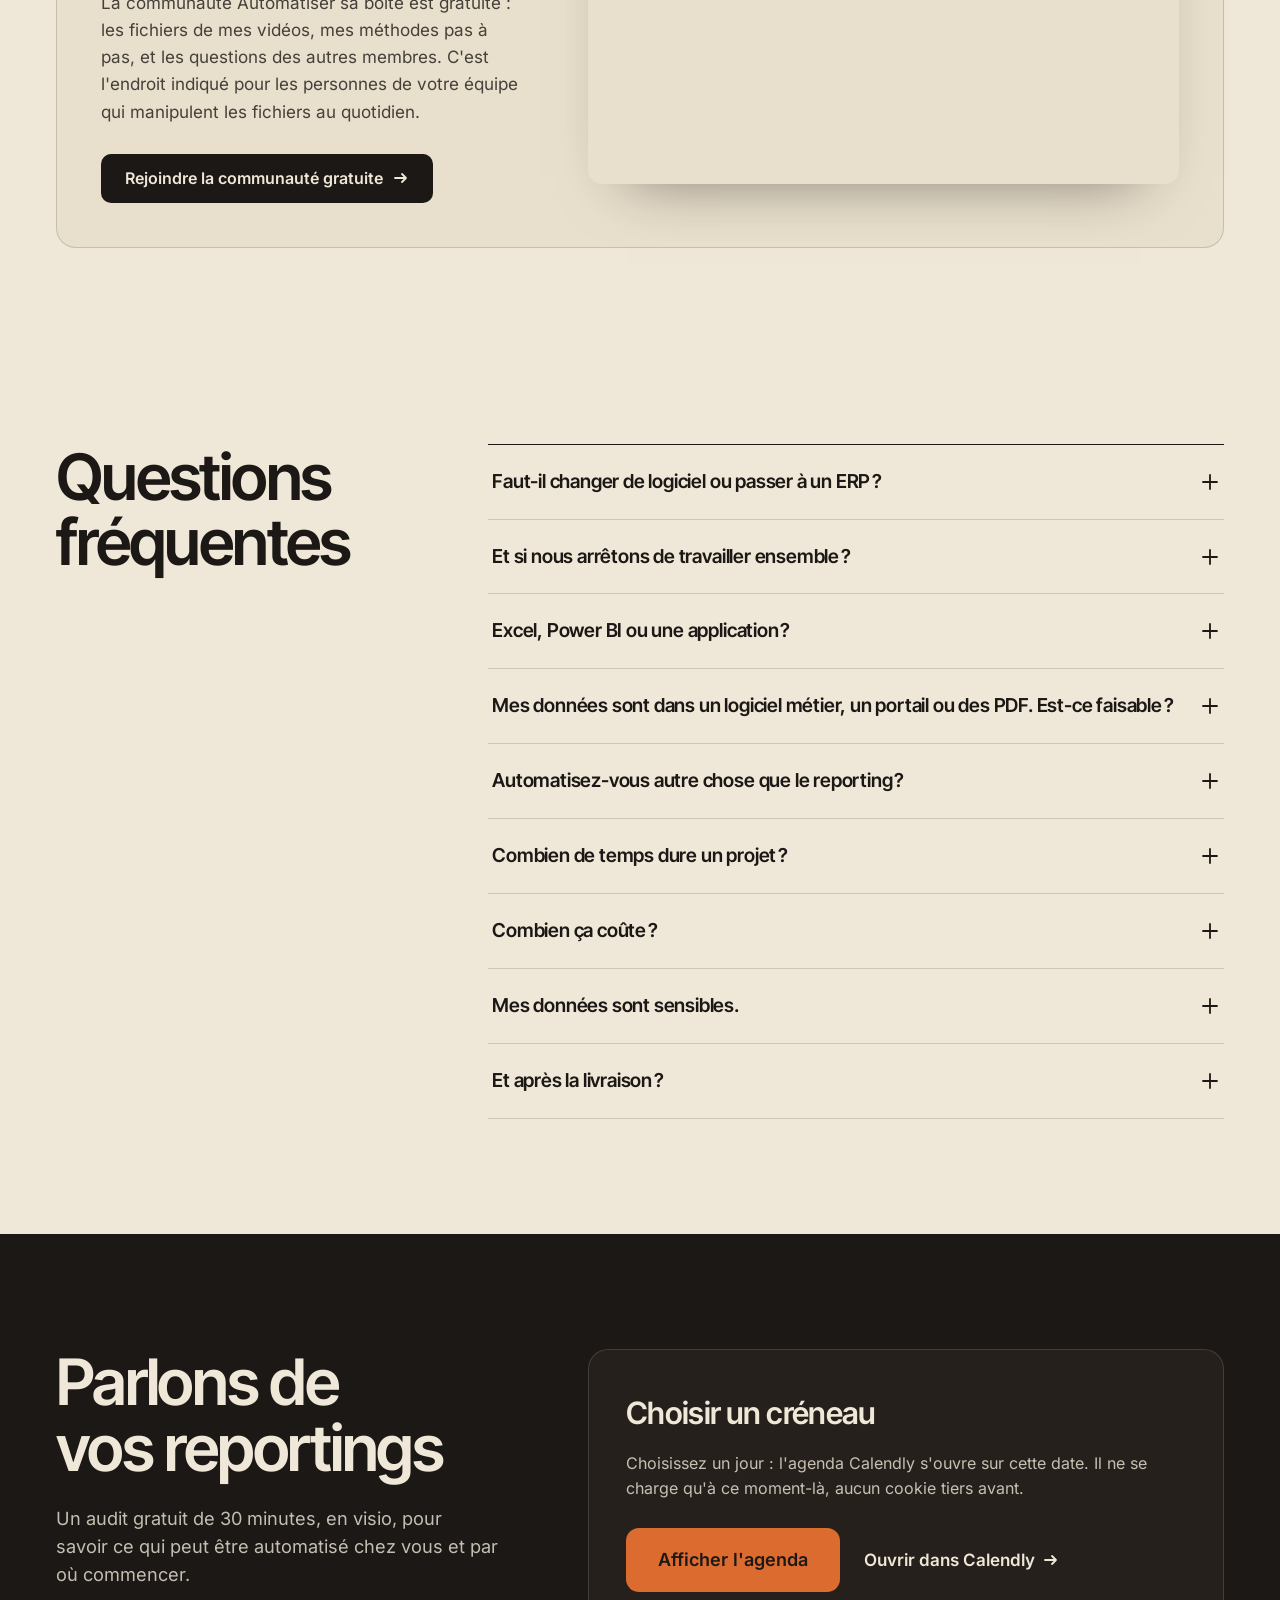
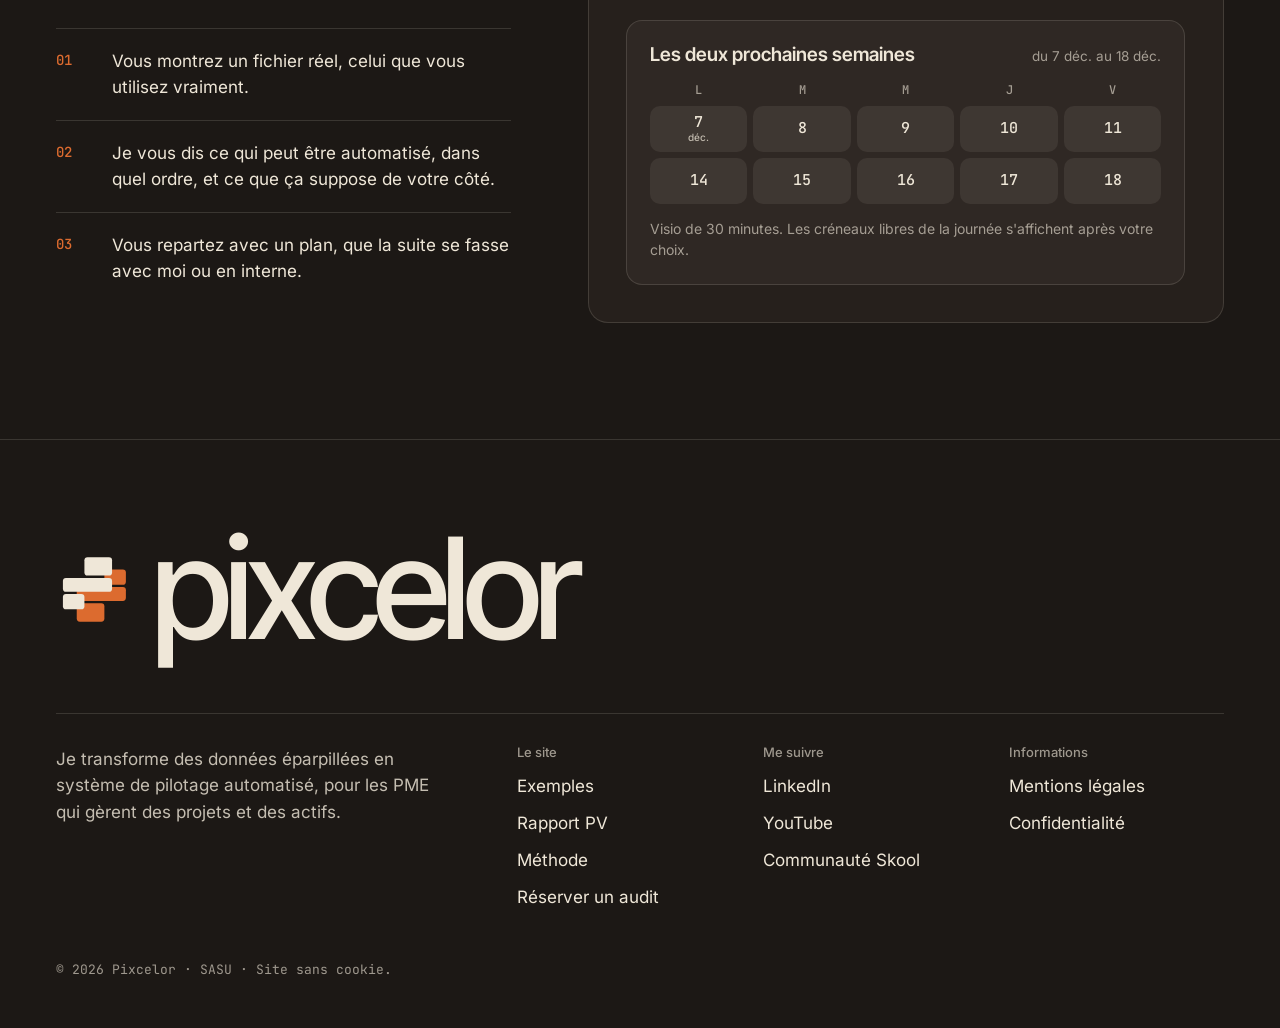
<file: en-video/index.html>
<!doctype html>
<html lang="fr">
<head>
<meta charset="utf-8">
<meta http-equiv="Content-Security-Policy" content="default-src 'none'; base-uri 'none'; form-action 'none'">
<meta http-equiv="refresh" content="0; url=/#video">
<meta name="robots" content="noindex">
<link rel="canonical" href="https://pixcelor.com/#video">
<title>La méthode en vidéo · Pixcelor</title>
</head>
<body>
<p>Cette page a déménagé : <a href="/#video">La méthode en vidéo</a>.</p>
</body>
</html>
</file>
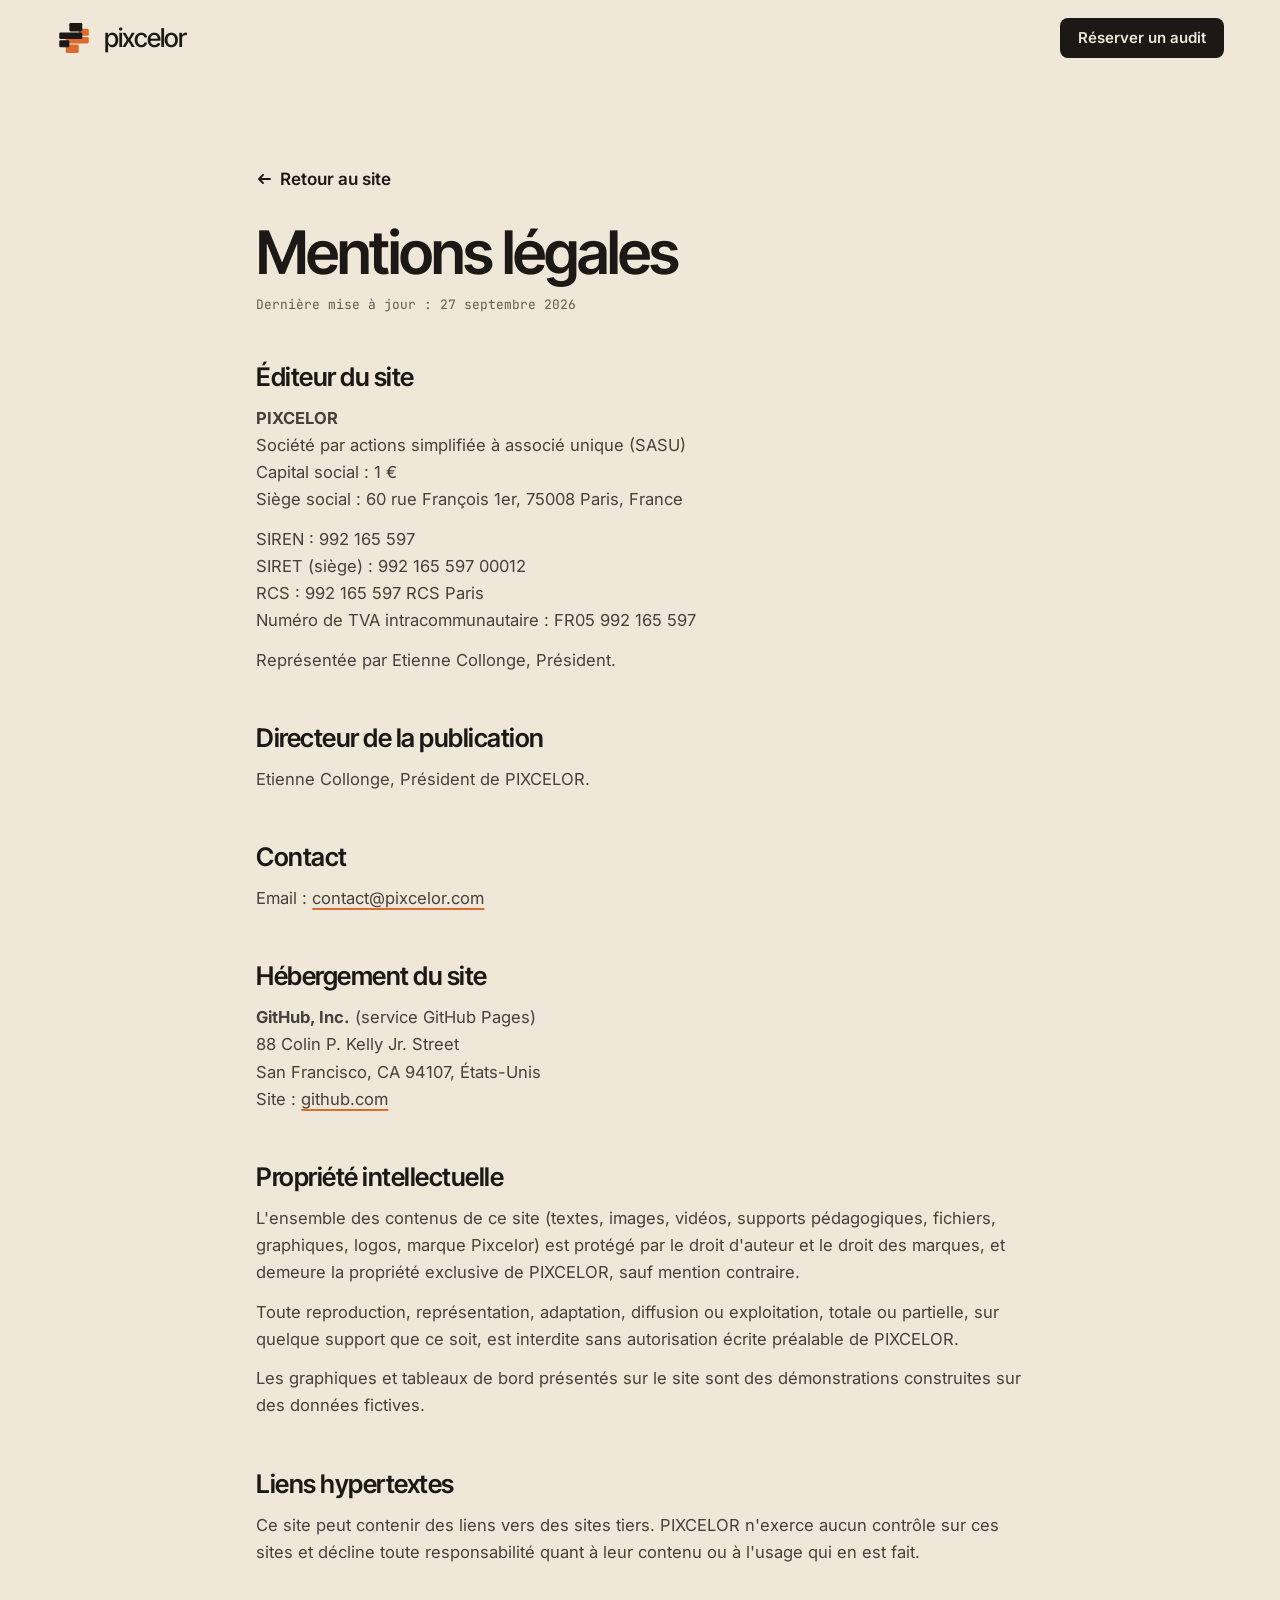
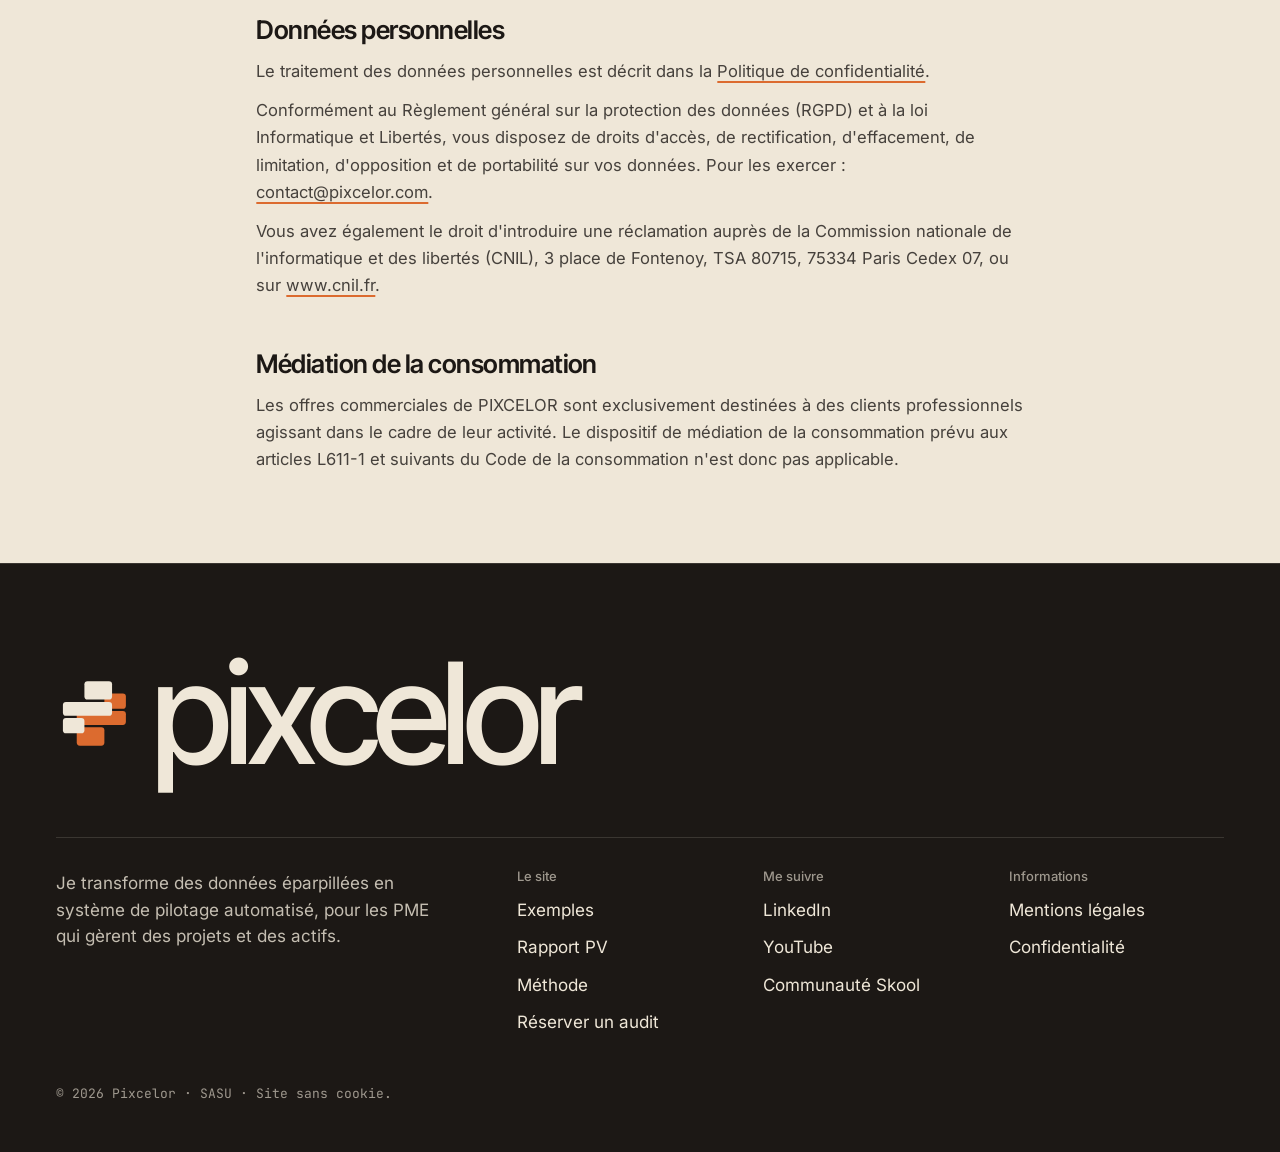
<file: mentions-legales/index.html>
<!doctype html>
<html lang="fr">
<head>
<meta charset="utf-8">
<meta name="viewport" content="width=device-width, initial-scale=1">
<meta http-equiv="Content-Security-Policy" content="default-src 'self'; script-src 'self'; style-src 'self'; img-src 'self' data:; font-src 'self'; connect-src 'self'; frame-src 'none'; base-uri 'self'; form-action 'none'; object-src 'none'">
<meta name="referrer" content="strict-origin-when-cross-origin">
<title>Mentions légales · Pixcelor</title>
<meta name="description" content="Informations légales relatives à l'éditeur du site pixcelor.com.">
<link rel="canonical" href="https://pixcelor.com/mentions-legales/">
<meta name="theme-color" content="#EFE7D8">
<link rel="icon" href="../assets/img/favicon.svg" type="image/svg+xml">
<link rel="apple-touch-icon" href="../assets/img/apple-touch-icon.png">
<link rel="preload" href="../assets/fonts/InterTight-latin.woff2" as="font" type="font/woff2" crossorigin>
<link rel="preload" href="../assets/fonts/Inter-latin.woff2" as="font" type="font/woff2" crossorigin>
<link rel="stylesheet" href="../assets/css/site.css?v=26">
</head>
<body>
<a class="skip" href="#contenu">Aller au contenu</a>

<header class="site-header">
  <div class="wrap header-row">
    <a class="brand" href="../" aria-label="Pixcelor, accueil"><svg viewBox="0 0 100 100" aria-hidden="true"><g fill="#DC6B2F"><rect x="63" y="24" width="28" height="20" rx="4"/><rect x="27" y="47" width="64" height="18" rx="4"/><rect x="27" y="68" width="36" height="24" rx="4"/></g><g fill="#1C1815"><rect x="37" y="8" width="36" height="24" rx="4"/><rect x="9" y="35" width="64" height="18" rx="4"/><rect x="9" y="56" width="28" height="20" rx="4"/></g></svg><span class="brand-word">pixcelor</span></a>
    <a class="btn btn--small" href="../#reserver">Réserver un audit</a>
  </div>
</header>

<main id="contenu" class="legal">
  <div class="wrap">
    <a class="back" href="../"><svg width="16" height="16" viewBox="0 0 16 16" aria-hidden="true"><path d="M14 8H3M7 4L3 8l4 4" fill="none" stroke="currentColor" stroke-width="1.8" stroke-linecap="round" stroke-linejoin="round"/></svg>Retour au site</a>
    <h1>Mentions légales</h1>
    <p class="updated">Dernière mise à jour : 27 septembre 2026</p>

<h2>Éditeur du site</h2>
<p><strong>PIXCELOR</strong><br>Société par actions simplifiée à associé unique (SASU)<br>Capital social : 1 €<br>Siège social : 60 rue François 1er, 75008 Paris, France</p>
<p>SIREN : 992 165 597<br>SIRET (siège) : 992 165 597 00012<br>RCS : 992 165 597 RCS Paris<br>Numéro de TVA intracommunautaire : FR05 992 165 597</p>
<p>Représentée par Etienne Collonge, Président.</p>

<h2>Directeur de la publication</h2>
<p>Etienne Collonge, Président de PIXCELOR.</p>

<h2>Contact</h2>
<p>Email : <a href="mailto:contact@pixcelor.com">contact@pixcelor.com</a></p>

<h2>Hébergement du site</h2>
<p><strong>GitHub, Inc.</strong> (service GitHub Pages)<br>88 Colin P. Kelly Jr. Street<br>San Francisco, CA 94107, États-Unis<br>Site : <a href="https://github.com" rel="noopener" target="_blank">github.com</a></p>

<h2>Propriété intellectuelle</h2>
<p>L'ensemble des contenus de ce site (textes, images, vidéos, supports pédagogiques, fichiers, graphiques, logos, marque Pixcelor) est protégé par le droit d'auteur et le droit des marques, et demeure la propriété exclusive de PIXCELOR, sauf mention contraire.</p>
<p>Toute reproduction, représentation, adaptation, diffusion ou exploitation, totale ou partielle, sur quelque support que ce soit, est interdite sans autorisation écrite préalable de PIXCELOR.</p>
<p>Les graphiques et tableaux de bord présentés sur le site sont des démonstrations construites sur des données fictives.</p>

<h2>Liens hypertextes</h2>
<p>Ce site peut contenir des liens vers des sites tiers. PIXCELOR n'exerce aucun contrôle sur ces sites et décline toute responsabilité quant à leur contenu ou à l'usage qui en est fait.</p>

<h2>Données personnelles</h2>
<p>Le traitement des données personnelles est décrit dans la <a href="../politique-de-confidentialite/">Politique de confidentialité</a>.</p>
<p>Conformément au Règlement général sur la protection des données (RGPD) et à la loi Informatique et Libertés, vous disposez de droits d'accès, de rectification, d'effacement, de limitation, d'opposition et de portabilité sur vos données. Pour les exercer : <a href="mailto:contact@pixcelor.com">contact@pixcelor.com</a>.</p>
<p>Vous avez également le droit d'introduire une réclamation auprès de la Commission nationale de l'informatique et des libertés (CNIL), 3 place de Fontenoy, TSA 80715, 75334 Paris Cedex 07, ou sur <a href="https://www.cnil.fr" rel="noopener" target="_blank">www.cnil.fr</a>.</p>

<h2>Médiation de la consommation</h2>
<p>Les offres commerciales de PIXCELOR sont exclusivement destinées à des clients professionnels agissant dans le cadre de leur activité. Le dispositif de médiation de la consommation prévu aux articles L611-1 et suivants du Code de la consommation n'est donc pas applicable.</p>

  </div>
</main>

<footer class="site-footer">
  <div class="wrap">
    <div class="footer-mark" aria-hidden="true"><svg viewBox="0 0 100 100" aria-hidden="true"><g fill="#DC6B2F"><rect x="63" y="24" width="28" height="20" rx="4"/><rect x="27" y="47" width="64" height="18" rx="4"/><rect x="27" y="68" width="36" height="24" rx="4"/></g><g fill="#EFE7D8"><rect x="37" y="8" width="36" height="24" rx="4"/><rect x="9" y="35" width="64" height="18" rx="4"/><rect x="9" y="56" width="28" height="20" rx="4"/></g></svg><span>pixcelor</span></div>
    <div class="footer-cols">
      <p>Je transforme des données éparpillées en système de pilotage automatisé, pour les PME qui gèrent des projets et des actifs.</p>
      <div><h2>Le site</h2><ul><li><a href="../#exemples">Exemples</a></li><li><a href="../#rapport-pv">Rapport PV</a></li><li><a href="../#methode">Méthode</a></li><li><a href="../#reserver">Réserver un audit</a></li></ul></div>
      <div><h2>Me suivre</h2><ul><li><a href="https://www.linkedin.com/in/etienne-collonge/" rel="noopener" target="_blank">LinkedIn</a></li><li><a href="https://www.youtube.com/@EtienneCollonge" rel="noopener" target="_blank">YouTube</a></li><li><a href="https://www.skool.com/excel-systems-architect-6419/about" rel="noopener" target="_blank">Communauté Skool</a></li></ul></div>
      <div><h2>Informations</h2><ul><li><a href="../mentions-legales/">Mentions légales</a></li><li><a href="../politique-de-confidentialite/">Confidentialité</a></li></ul></div>
    </div>
    <p class="footer-base">© 2026 Pixcelor · SASU · Site sans cookie.</p>
  </div>
</footer>
</body>
</html>
</file>
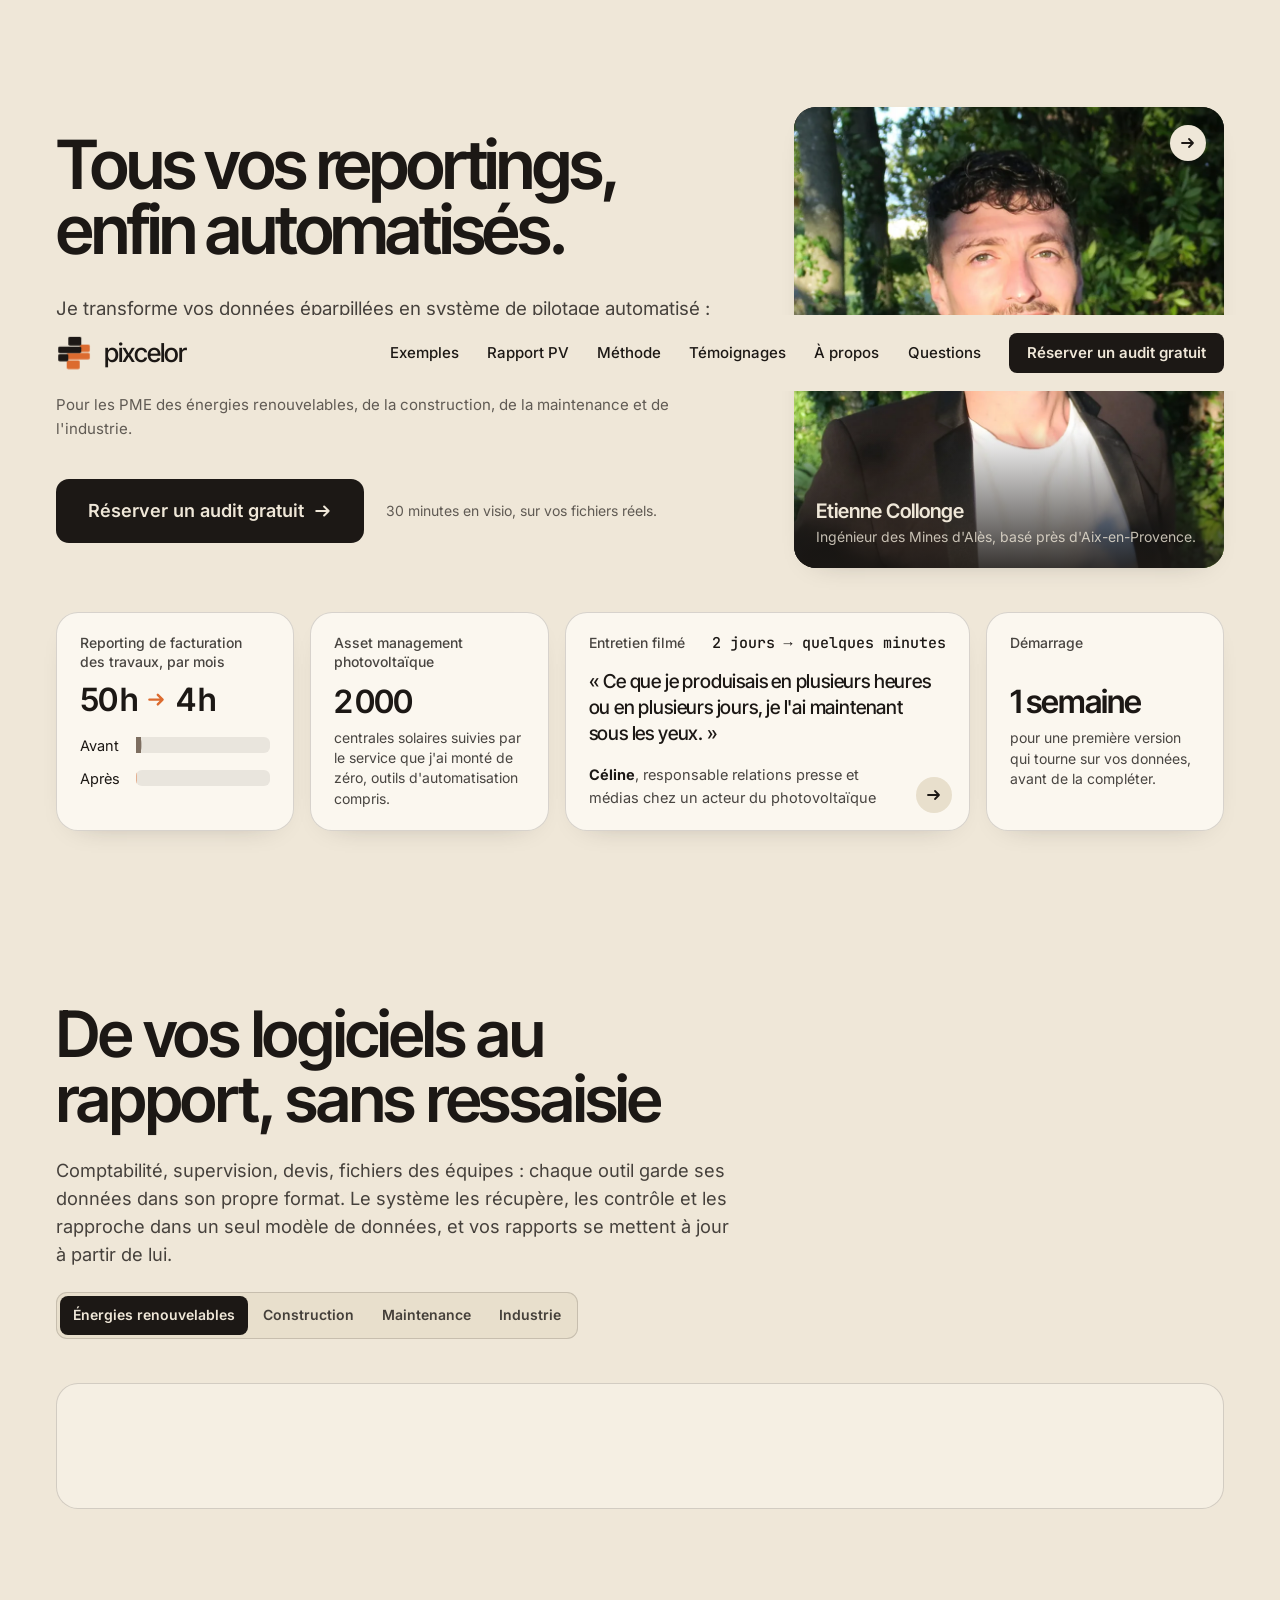
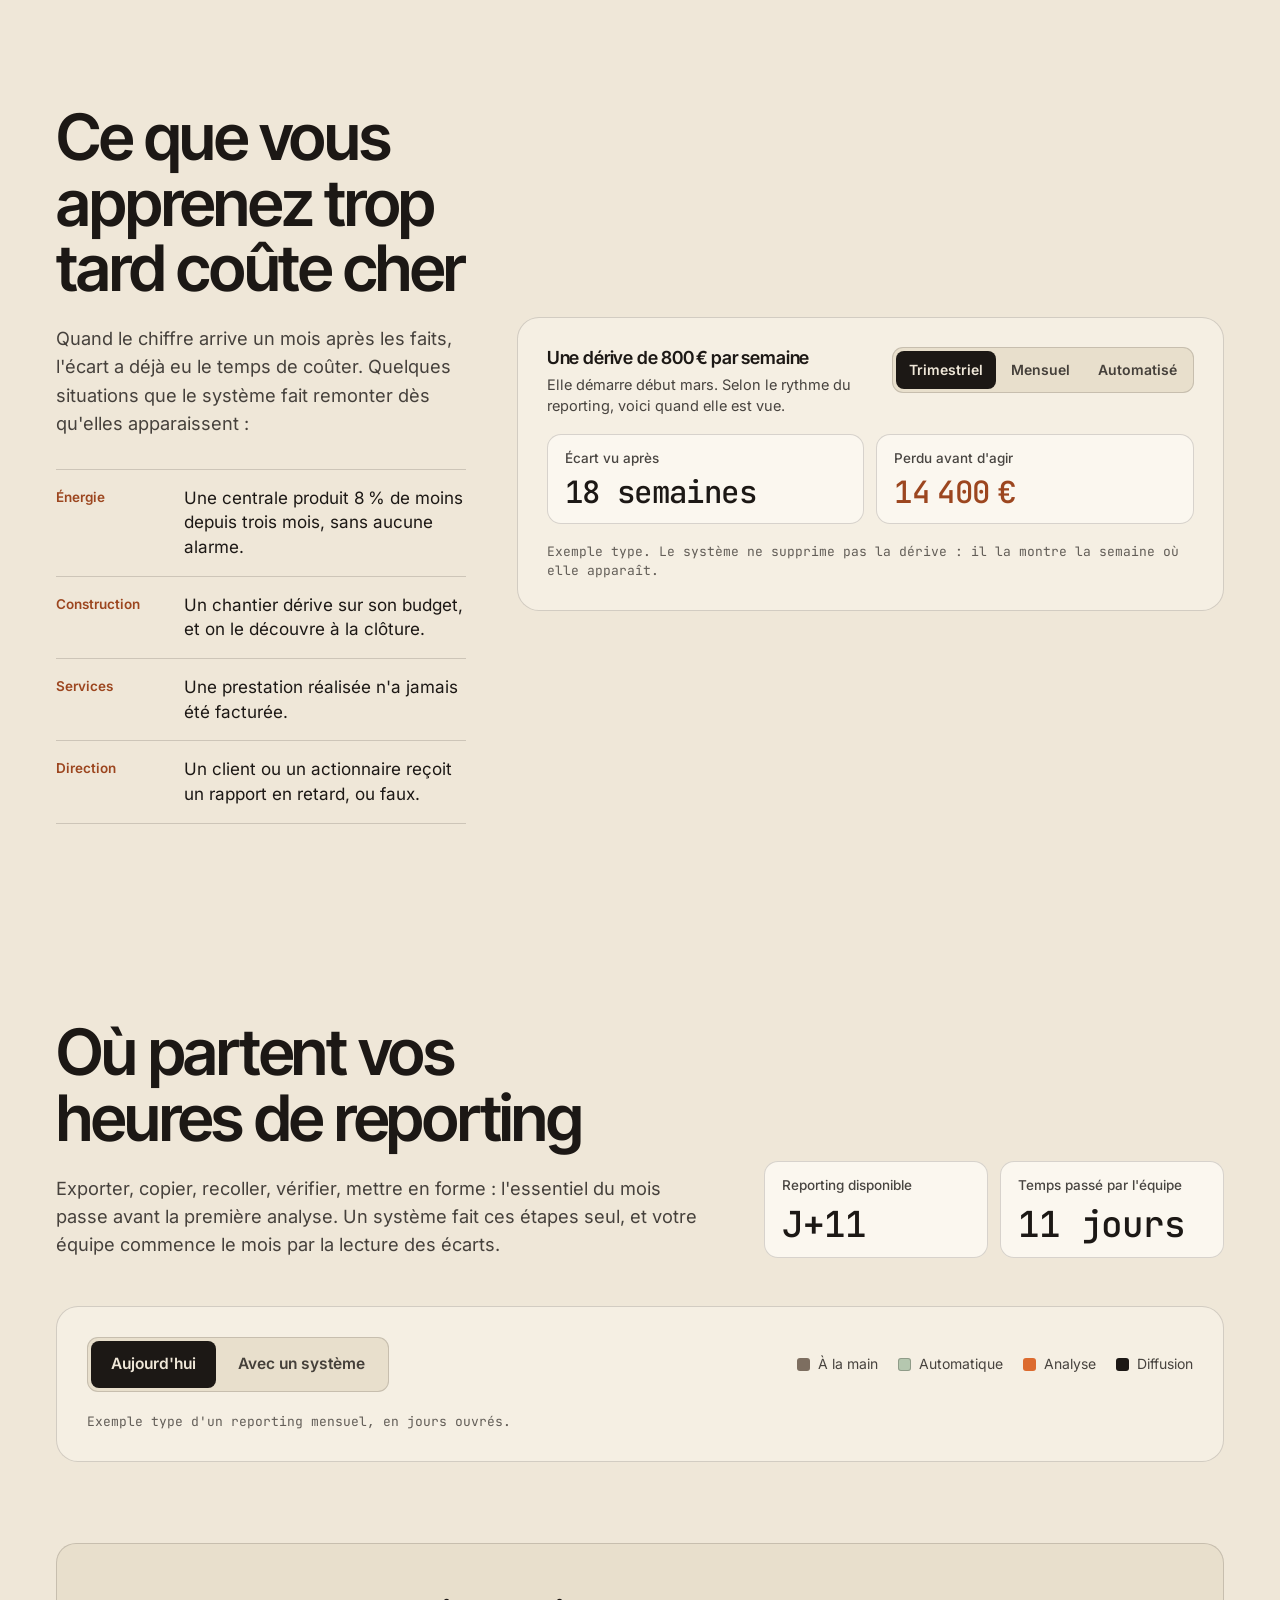
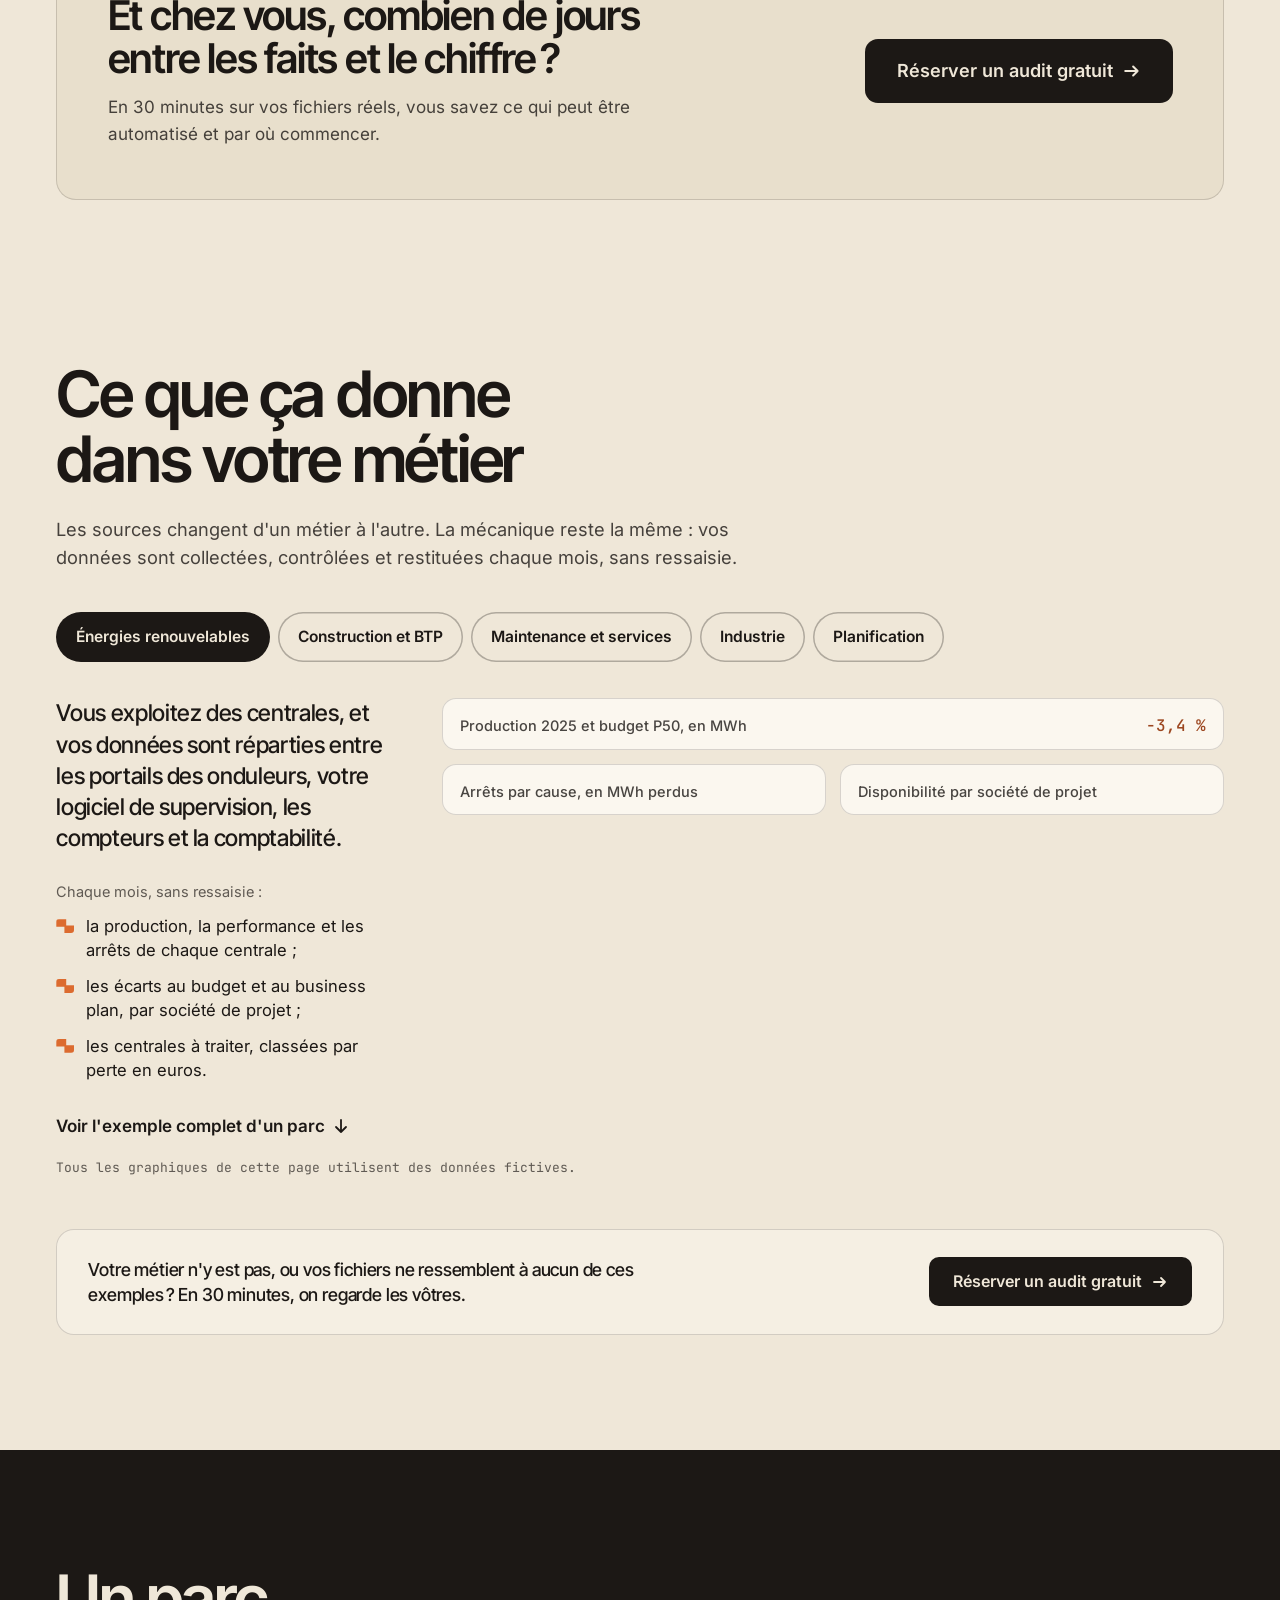
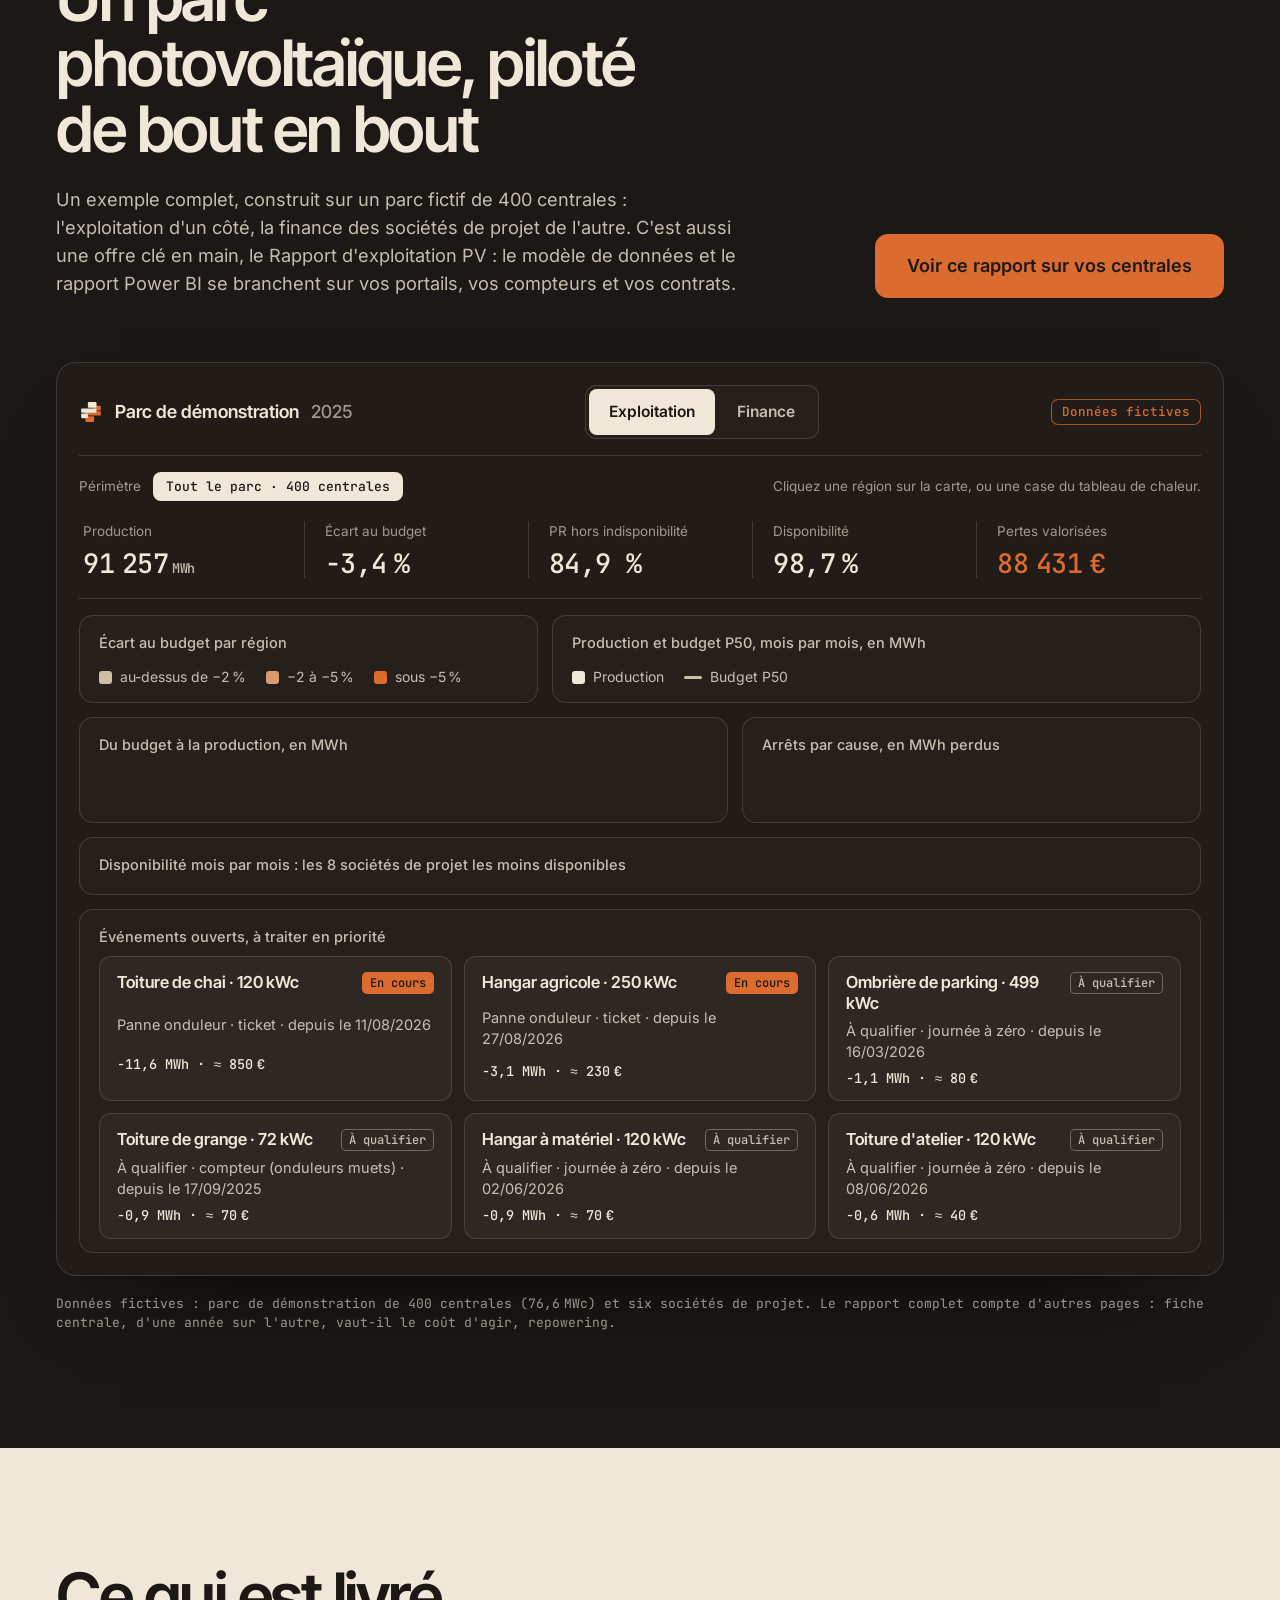
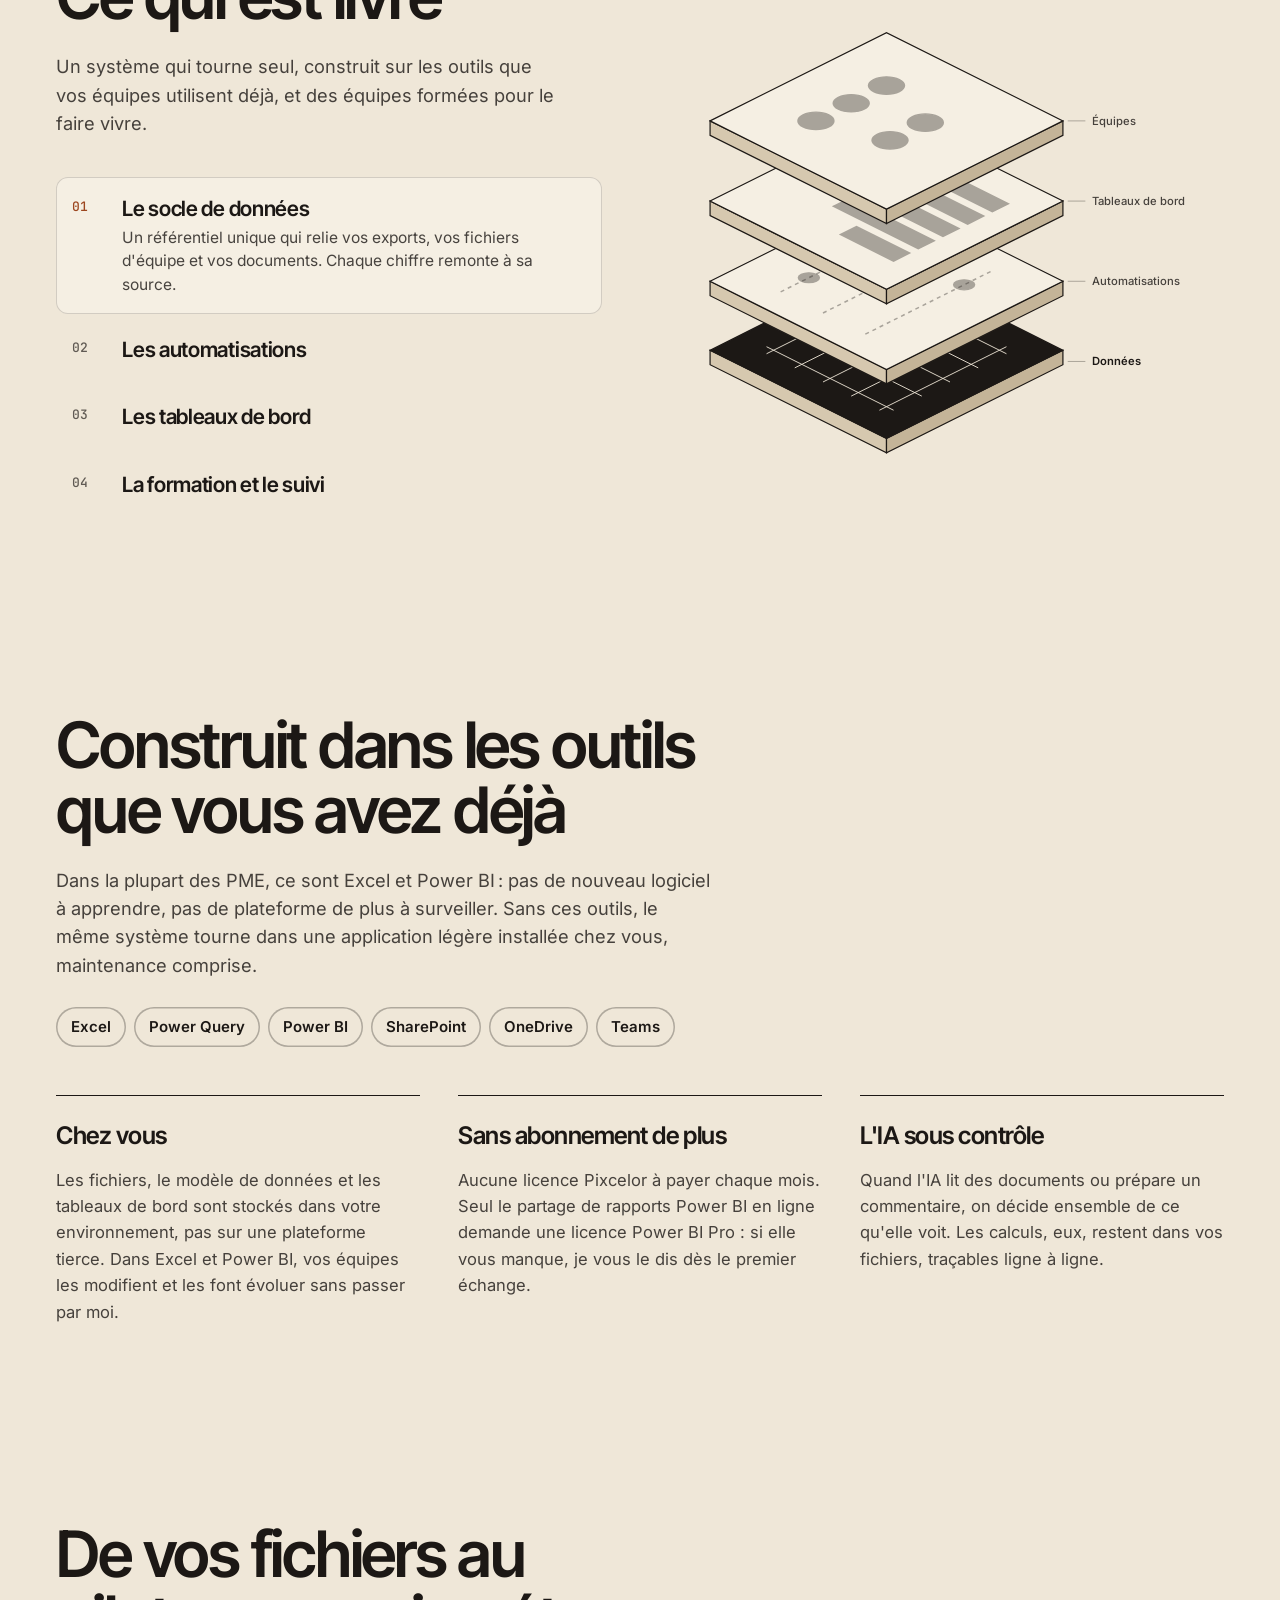
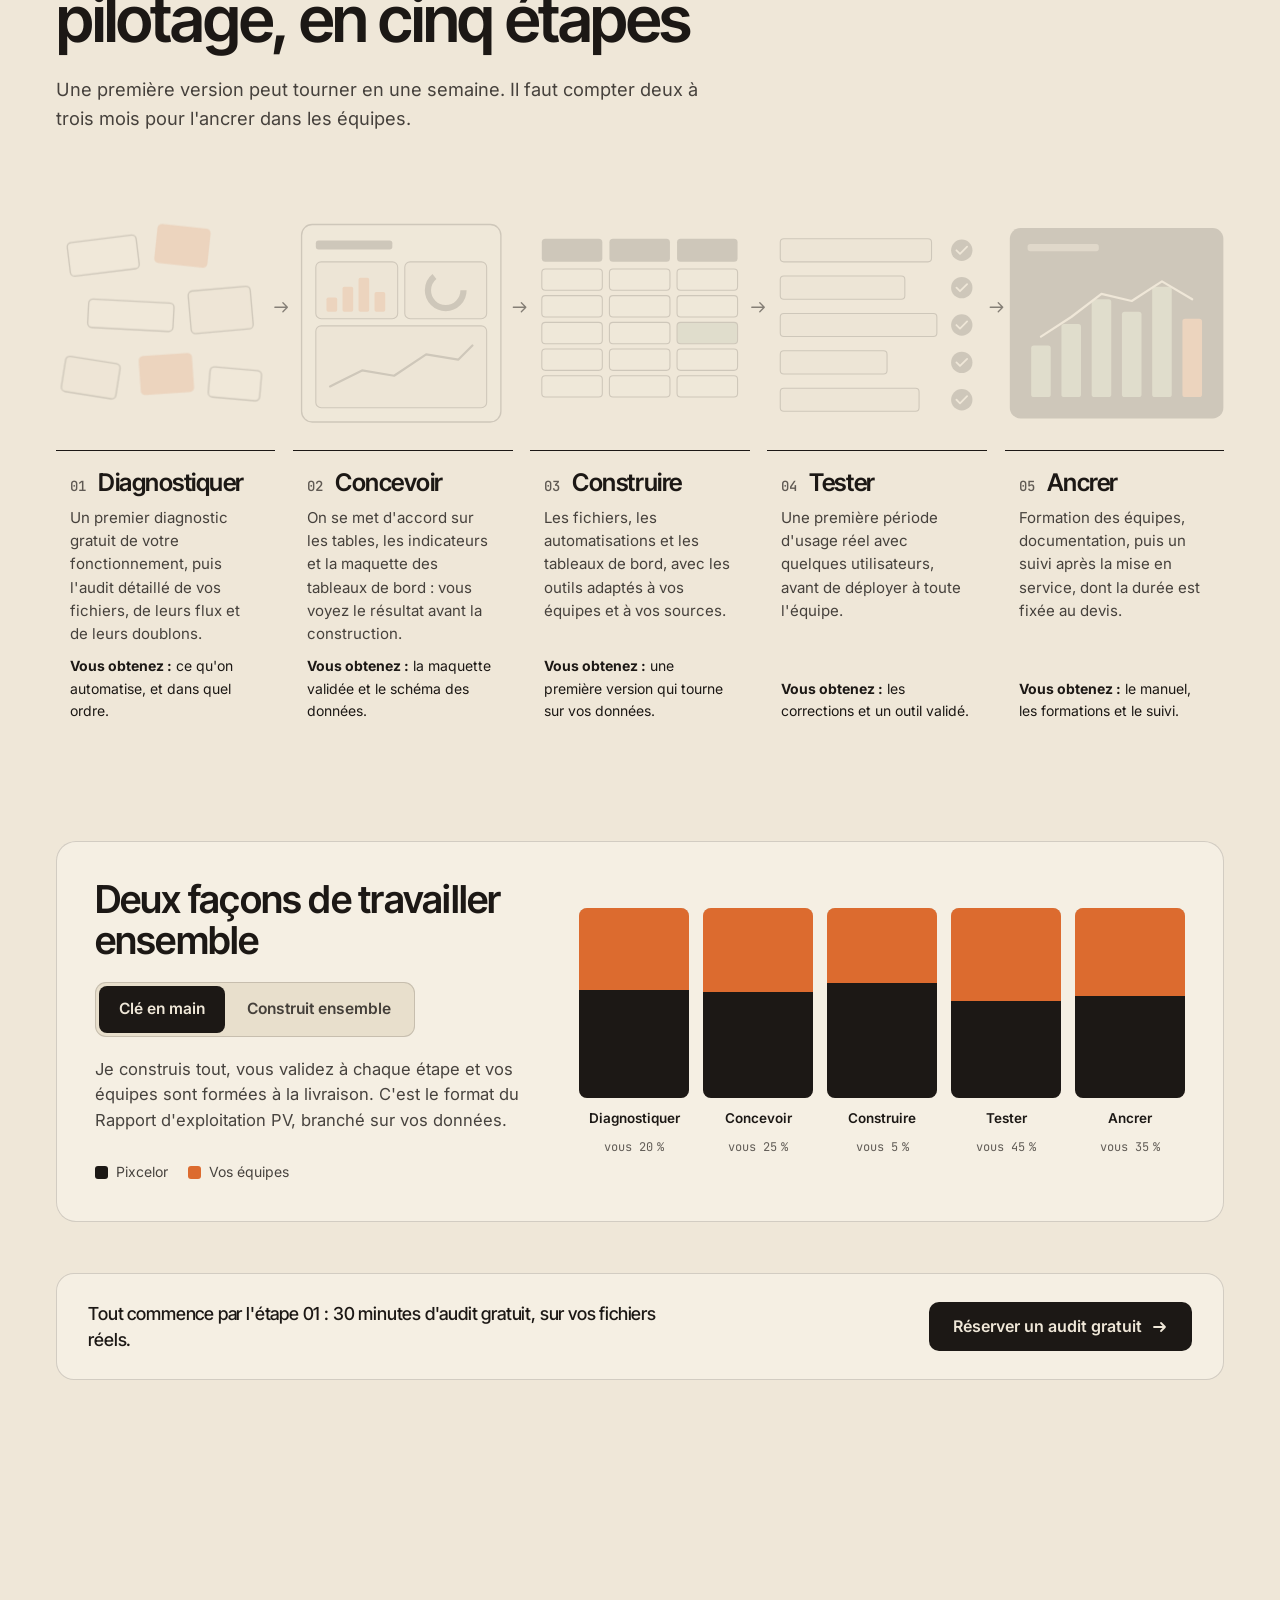
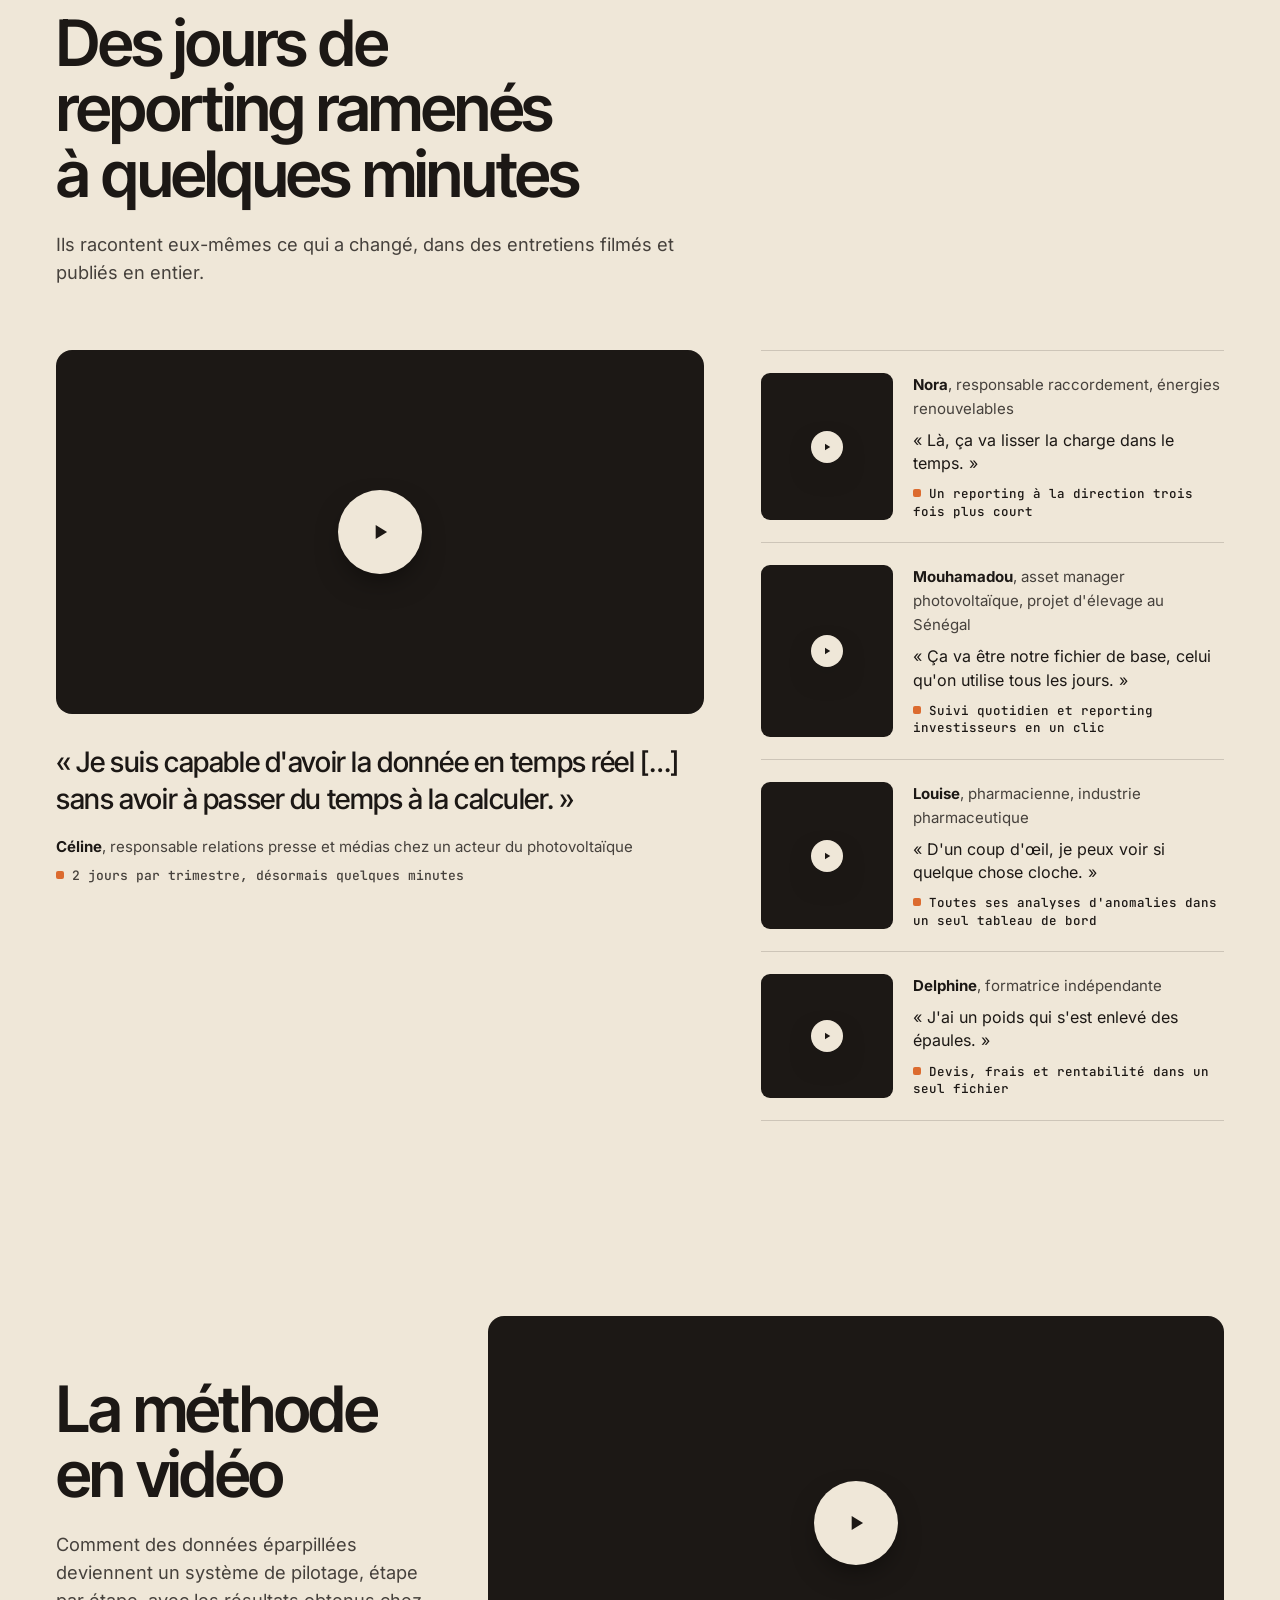
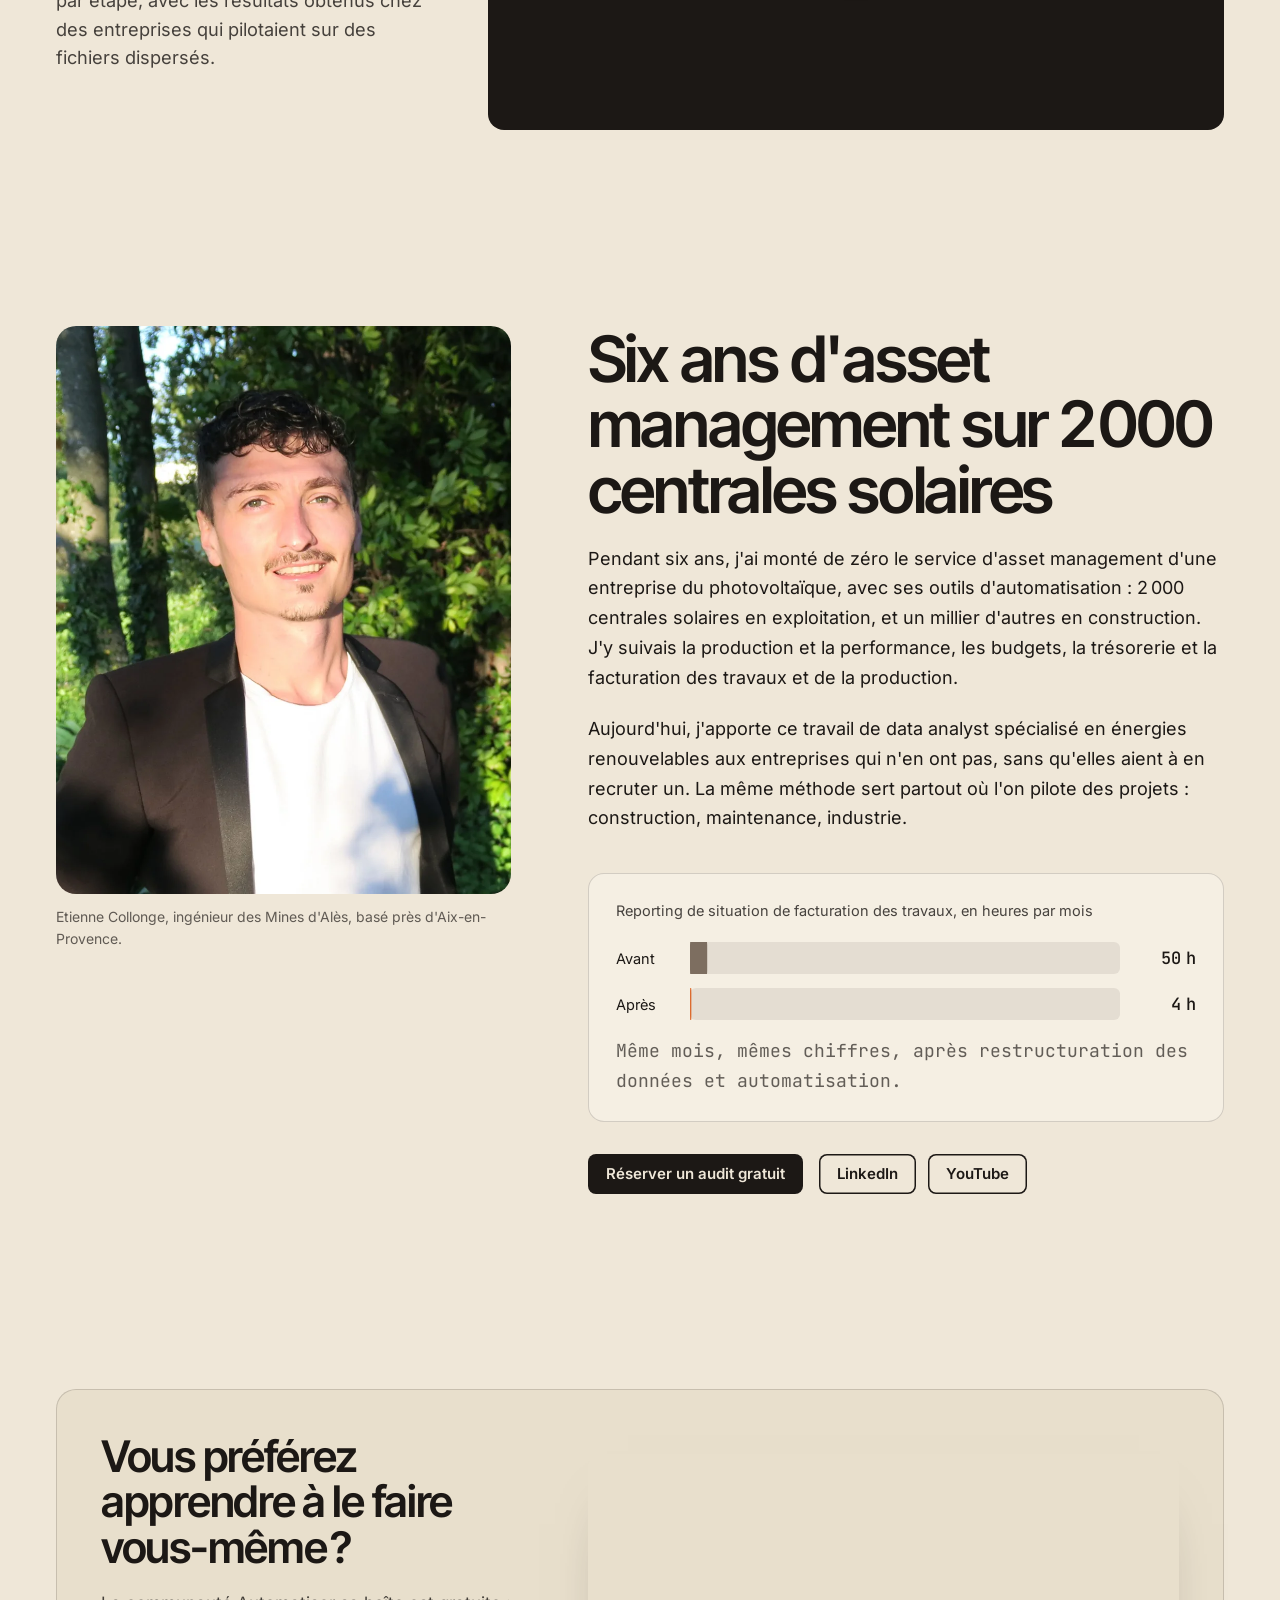
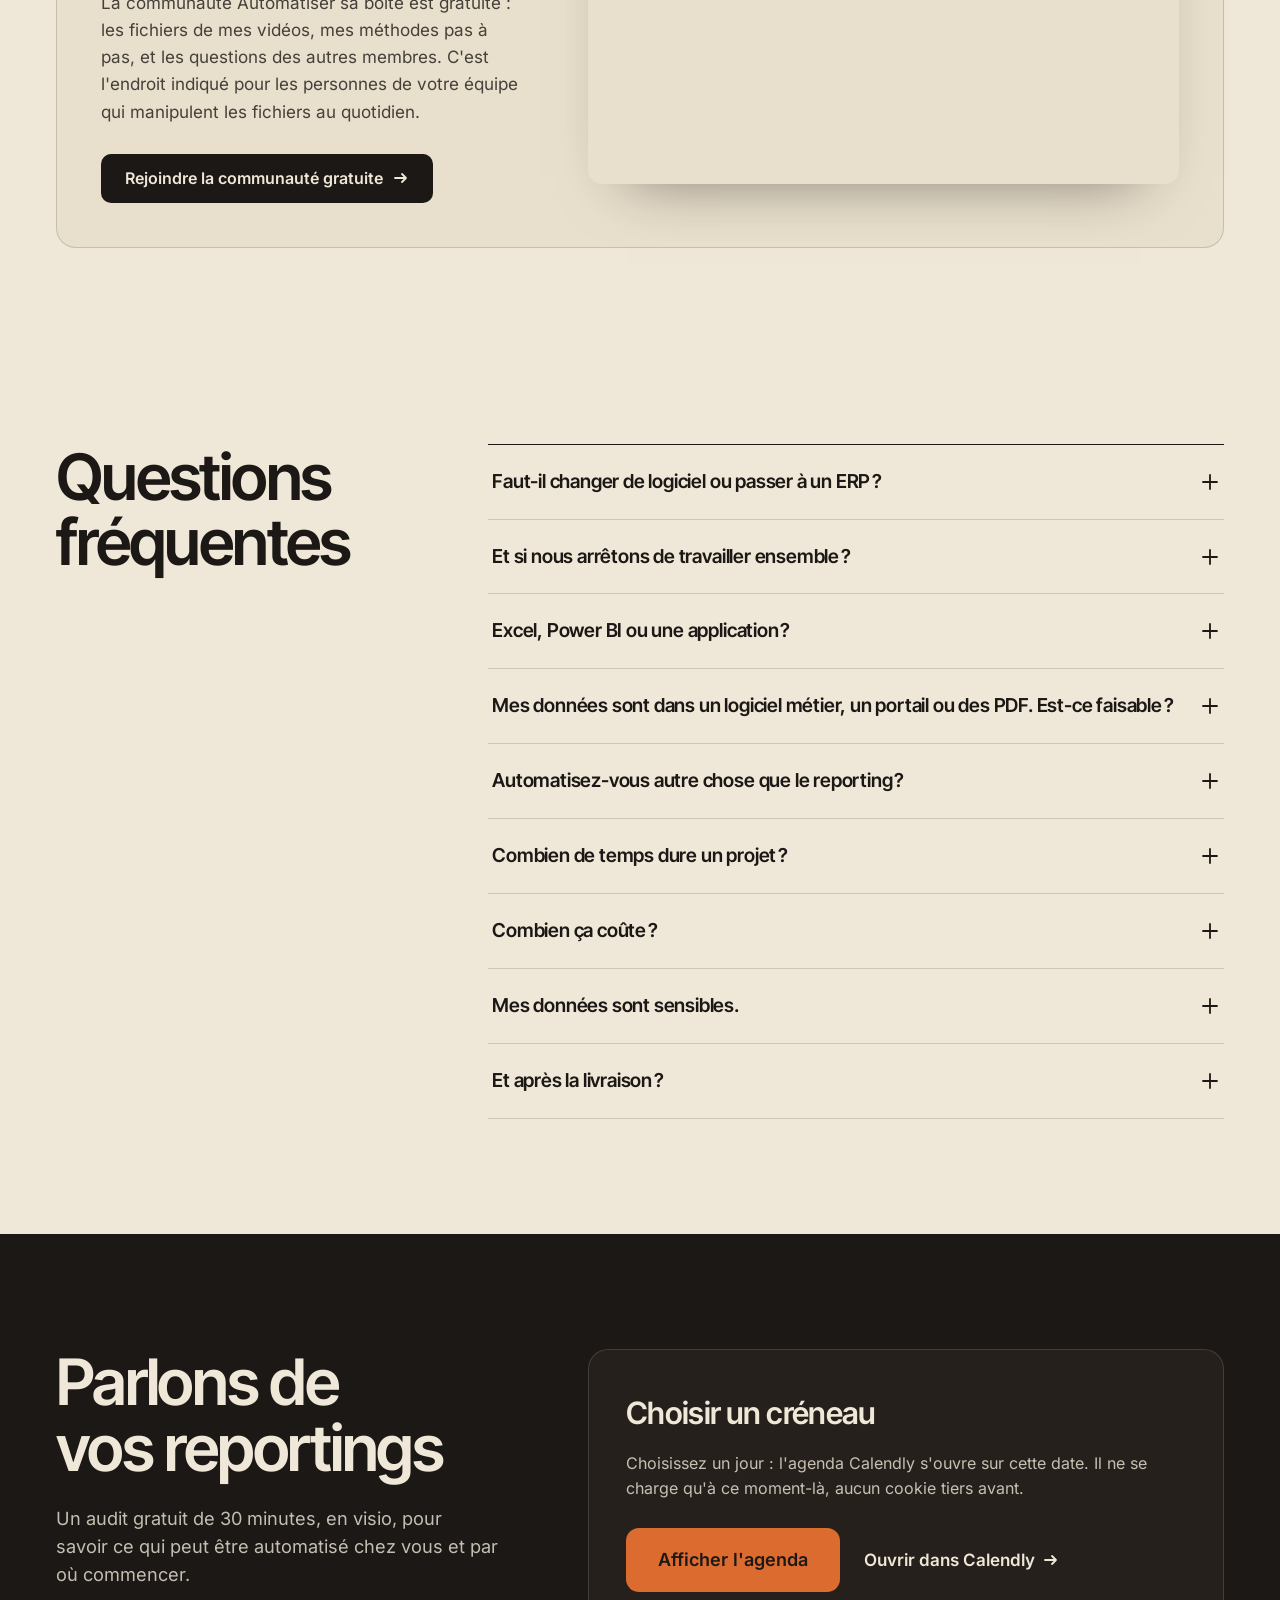
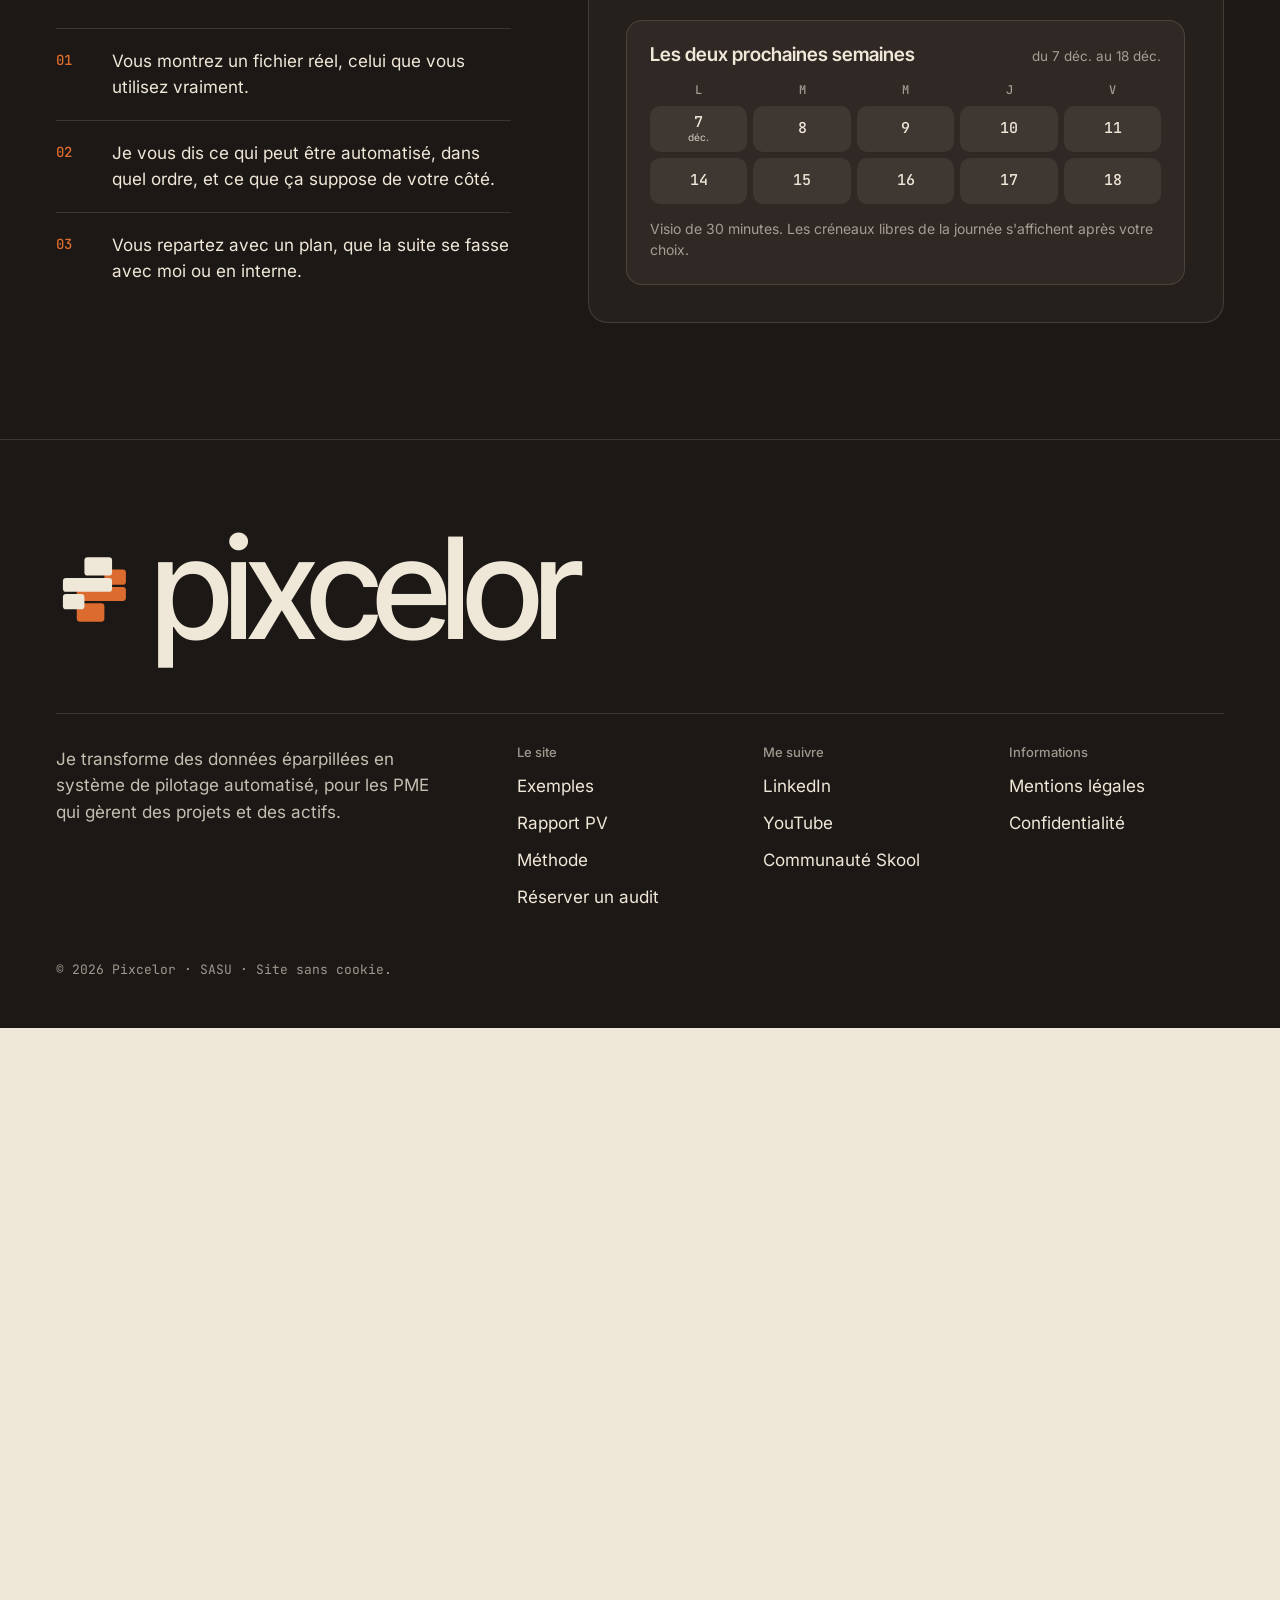
<file: methode/index.html>
<!doctype html>
<html lang="fr">
<head>
<meta charset="utf-8">
<meta http-equiv="Content-Security-Policy" content="default-src 'none'; base-uri 'none'; form-action 'none'">
<meta http-equiv="refresh" content="0; url=/#methode">
<meta name="robots" content="noindex">
<link rel="canonical" href="https://pixcelor.com/#methode">
<title>La méthode · Pixcelor</title>
</head>
<body>
<p>Cette page a déménagé : <a href="/#methode">La méthode</a>.</p>
</body>
</html>
</file>
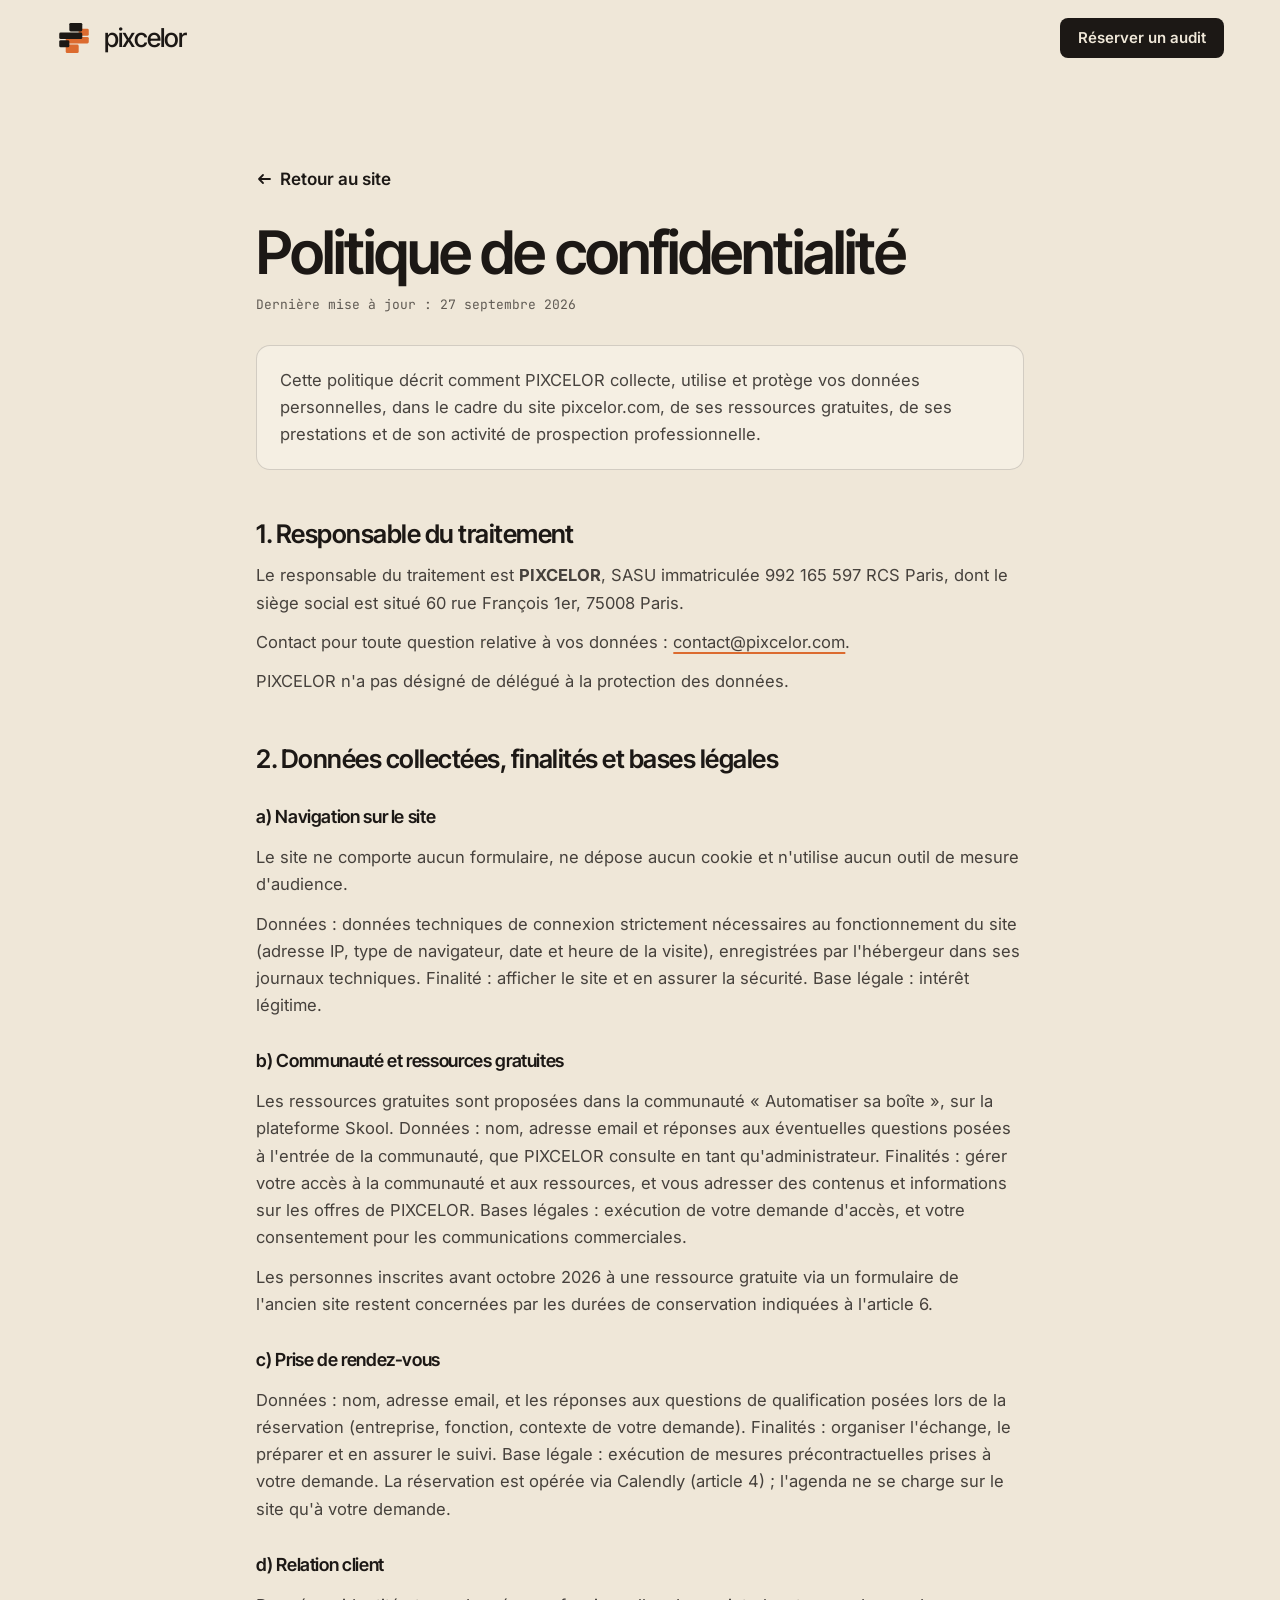
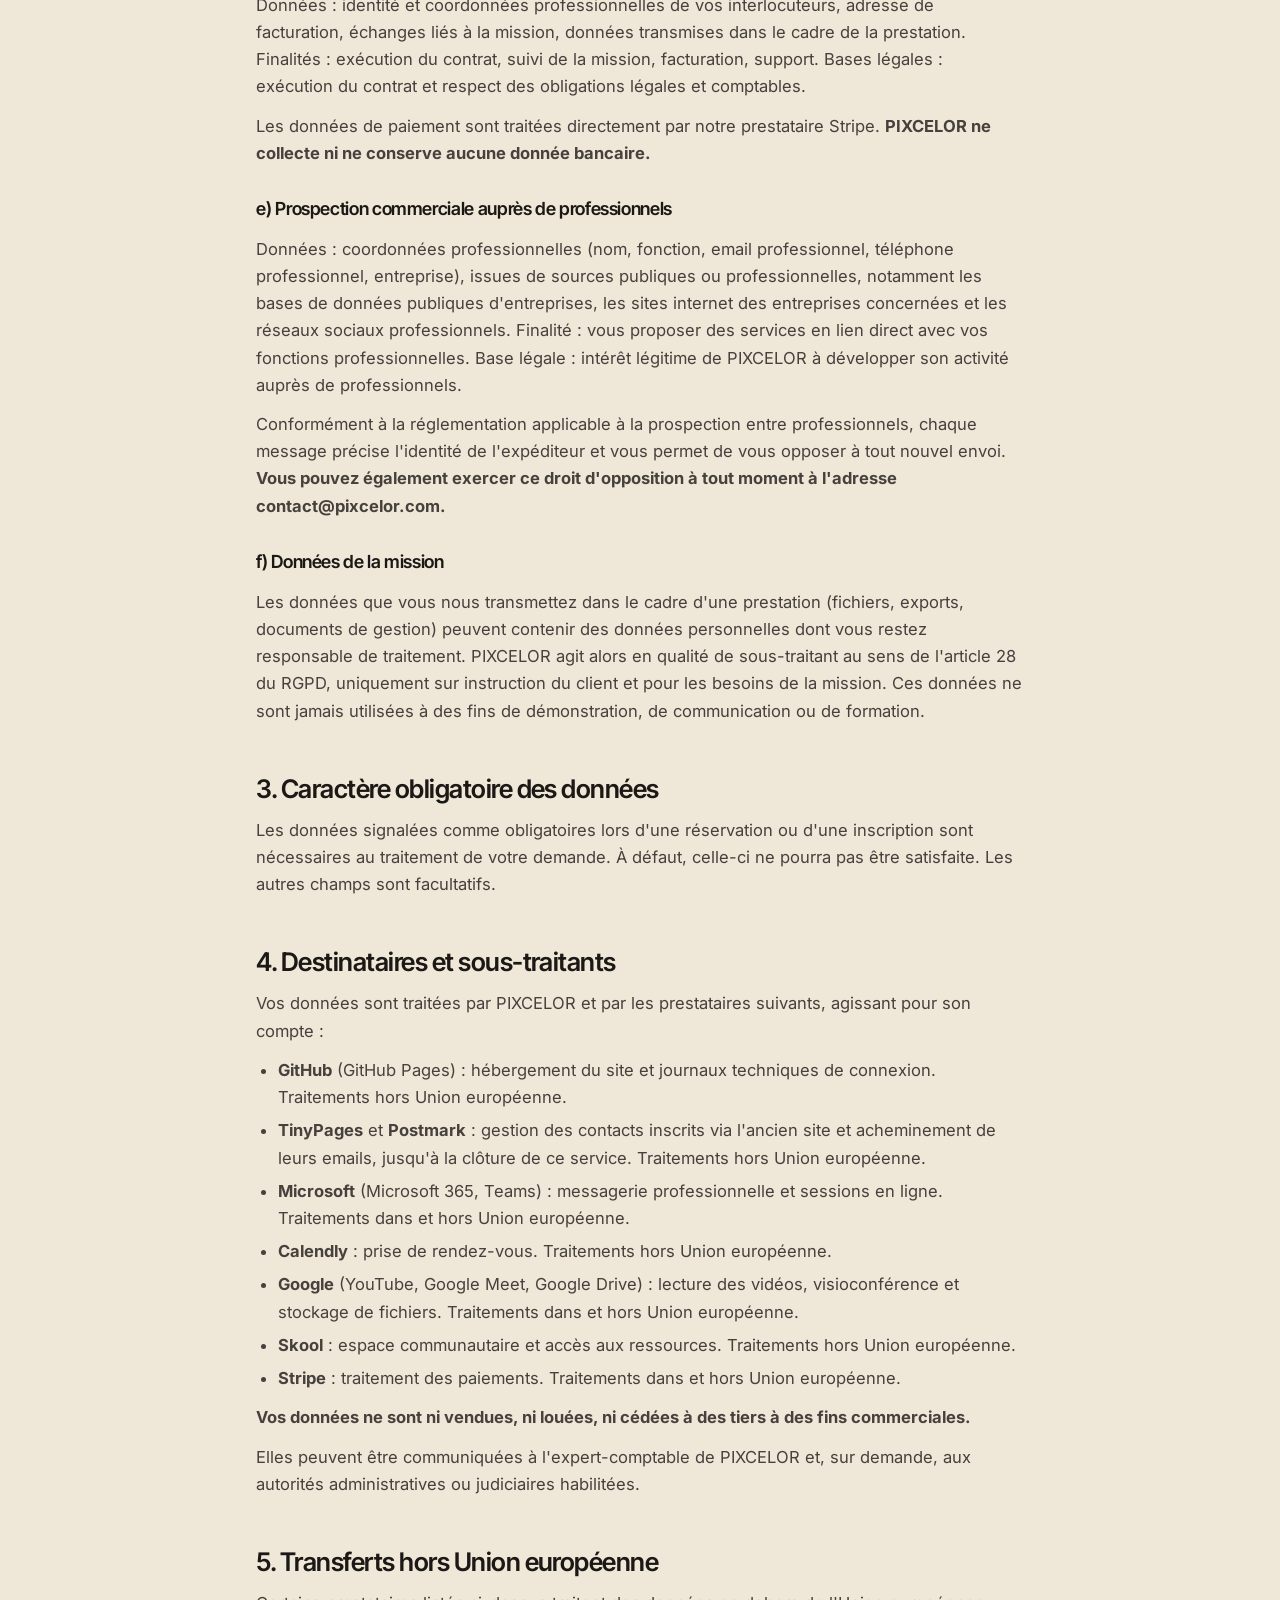
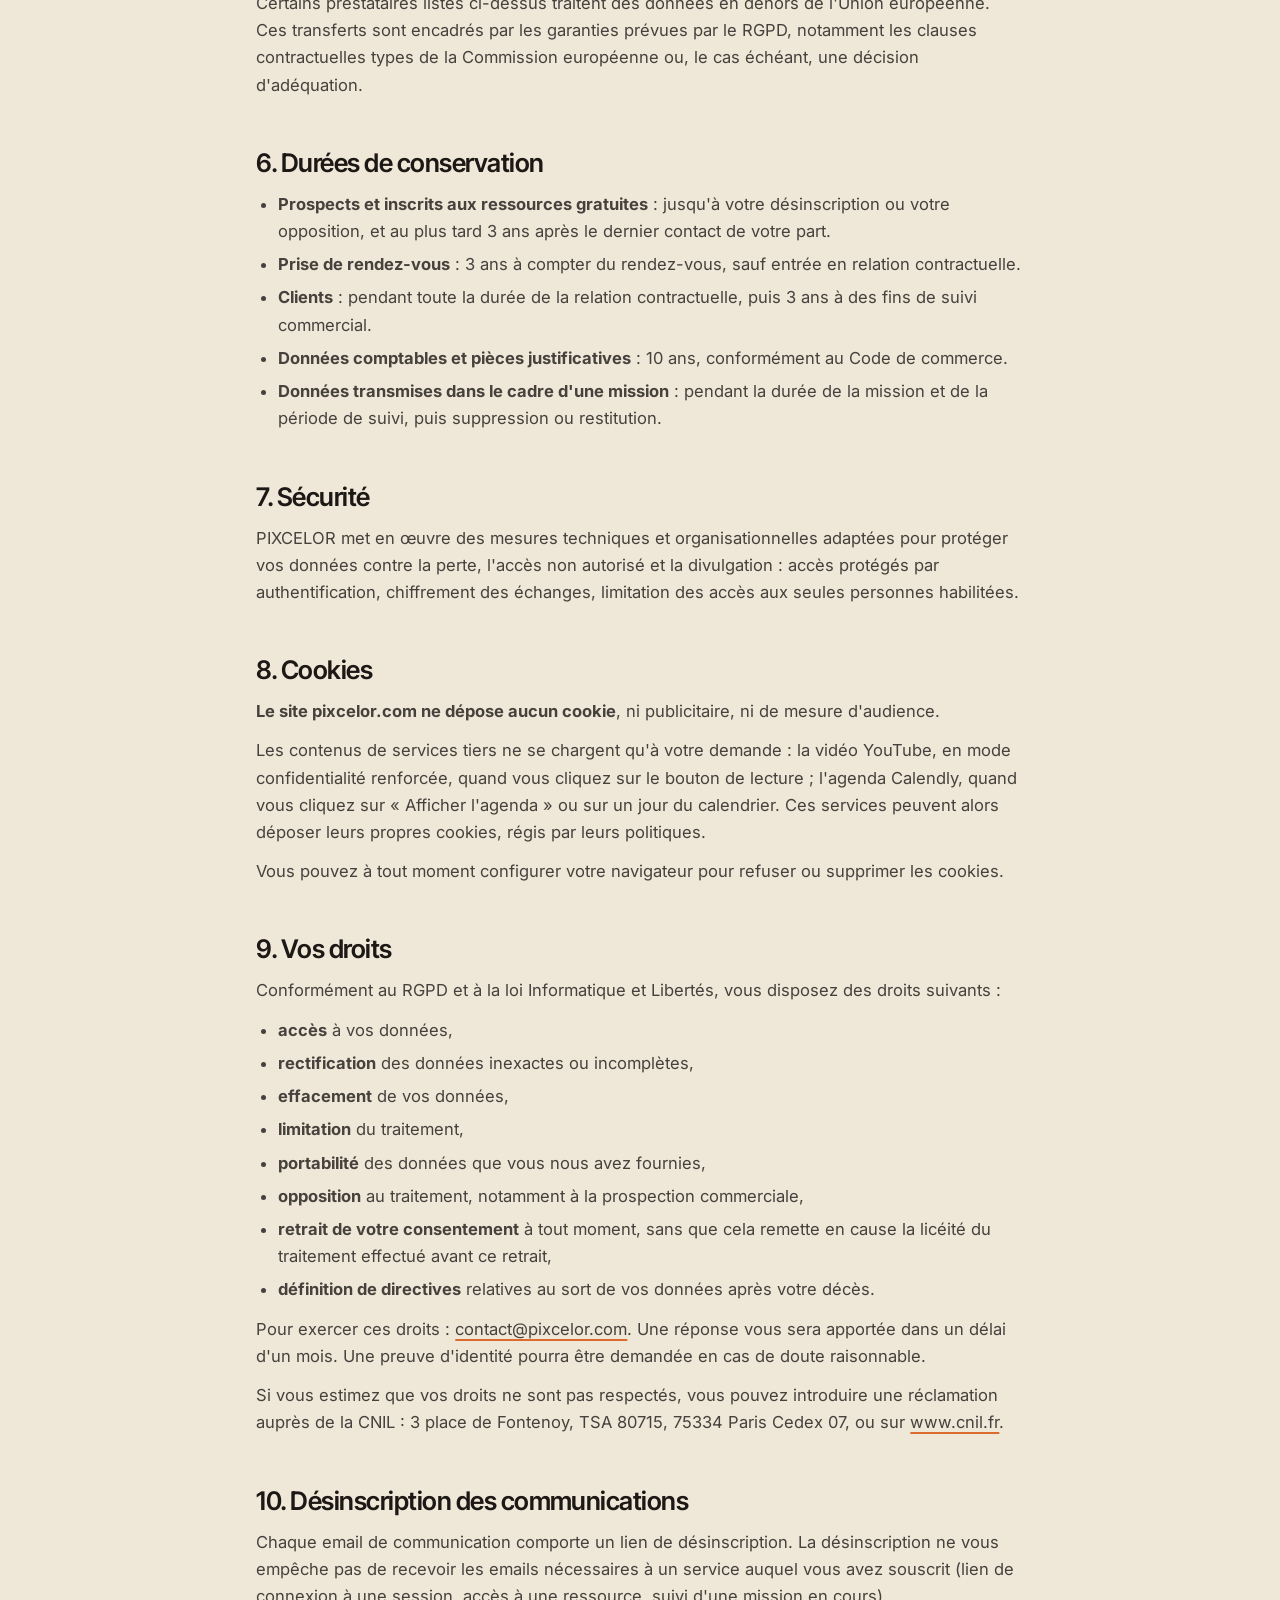
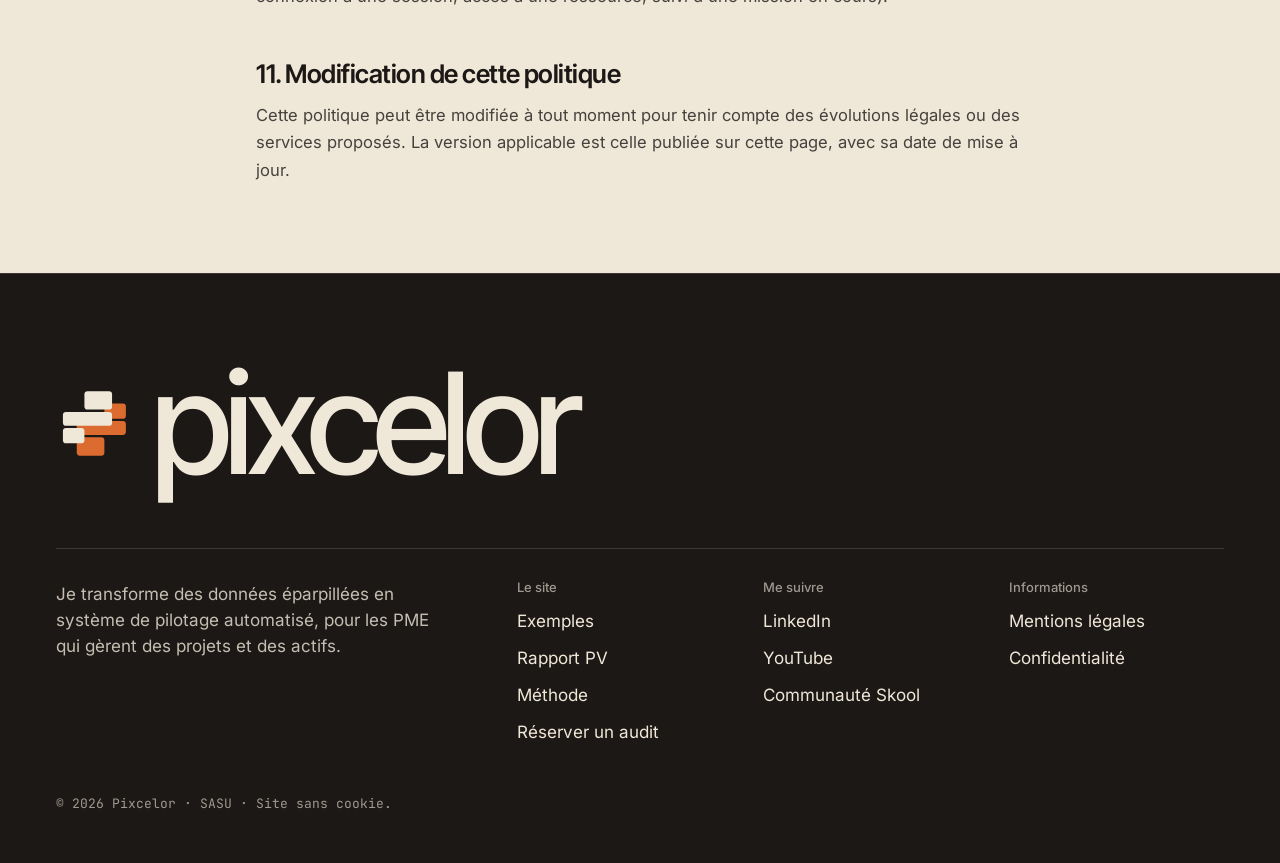
<file: politique-de-confidentialite/index.html>
<!doctype html>
<html lang="fr">
<head>
<meta charset="utf-8">
<meta name="viewport" content="width=device-width, initial-scale=1">
<meta http-equiv="Content-Security-Policy" content="default-src 'self'; script-src 'self'; style-src 'self'; img-src 'self' data:; font-src 'self'; connect-src 'self'; frame-src 'none'; base-uri 'self'; form-action 'none'; object-src 'none'">
<meta name="referrer" content="strict-origin-when-cross-origin">
<title>Politique de confidentialité · Pixcelor</title>
<meta name="description" content="Comment PIXCELOR collecte, utilise et protège vos données personnelles.">
<link rel="canonical" href="https://pixcelor.com/politique-de-confidentialite/">
<meta name="theme-color" content="#EFE7D8">
<link rel="icon" href="../assets/img/favicon.svg" type="image/svg+xml">
<link rel="apple-touch-icon" href="../assets/img/apple-touch-icon.png">
<link rel="preload" href="../assets/fonts/InterTight-latin.woff2" as="font" type="font/woff2" crossorigin>
<link rel="preload" href="../assets/fonts/Inter-latin.woff2" as="font" type="font/woff2" crossorigin>
<link rel="stylesheet" href="../assets/css/site.css?v=26">
</head>
<body>
<a class="skip" href="#contenu">Aller au contenu</a>

<header class="site-header">
  <div class="wrap header-row">
    <a class="brand" href="../" aria-label="Pixcelor, accueil"><svg viewBox="0 0 100 100" aria-hidden="true"><g fill="#DC6B2F"><rect x="63" y="24" width="28" height="20" rx="4"/><rect x="27" y="47" width="64" height="18" rx="4"/><rect x="27" y="68" width="36" height="24" rx="4"/></g><g fill="#1C1815"><rect x="37" y="8" width="36" height="24" rx="4"/><rect x="9" y="35" width="64" height="18" rx="4"/><rect x="9" y="56" width="28" height="20" rx="4"/></g></svg><span class="brand-word">pixcelor</span></a>
    <a class="btn btn--small" href="../#reserver">Réserver un audit</a>
  </div>
</header>

<main id="contenu" class="legal">
  <div class="wrap">
    <a class="back" href="../"><svg width="16" height="16" viewBox="0 0 16 16" aria-hidden="true"><path d="M14 8H3M7 4L3 8l4 4" fill="none" stroke="currentColor" stroke-width="1.8" stroke-linecap="round" stroke-linejoin="round"/></svg>Retour au site</a>
    <h1>Politique de confidentialité</h1>
    <p class="updated">Dernière mise à jour : 27 septembre 2026</p>

<div class="intro">
<p>Cette politique décrit comment PIXCELOR collecte, utilise et protège vos données personnelles, dans le cadre du site pixcelor.com, de ses ressources gratuites, de ses prestations et de son activité de prospection professionnelle.</p>
</div>

<h2>1. Responsable du traitement</h2>
<p>Le responsable du traitement est <strong>PIXCELOR</strong>, SASU immatriculée 992 165 597 RCS Paris, dont le siège social est situé 60 rue François 1er, 75008 Paris.</p>
<p>Contact pour toute question relative à vos données : <a href="mailto:contact@pixcelor.com">contact@pixcelor.com</a>.</p>
<p>PIXCELOR n'a pas désigné de délégué à la protection des données.</p>

<h2>2. Données collectées, finalités et bases légales</h2>
<h3>a) Navigation sur le site</h3>
<p>Le site ne comporte aucun formulaire, ne dépose aucun cookie et n'utilise aucun outil de mesure d'audience.</p>
<p>Données : données techniques de connexion strictement nécessaires au fonctionnement du site (adresse IP, type de navigateur, date et heure de la visite), enregistrées par l'hébergeur dans ses journaux techniques. Finalité : afficher le site et en assurer la sécurité. Base légale : intérêt légitime.</p>
<h3>b) Communauté et ressources gratuites</h3>
<p>Les ressources gratuites sont proposées dans la communauté « Automatiser sa boîte », sur la plateforme Skool. Données : nom, adresse email et réponses aux éventuelles questions posées à l'entrée de la communauté, que PIXCELOR consulte en tant qu'administrateur. Finalités : gérer votre accès à la communauté et aux ressources, et vous adresser des contenus et informations sur les offres de PIXCELOR. Bases légales : exécution de votre demande d'accès, et votre consentement pour les communications commerciales.</p>
<p>Les personnes inscrites avant octobre 2026 à une ressource gratuite via un formulaire de l'ancien site restent concernées par les durées de conservation indiquées à l'article 6.</p>
<h3>c) Prise de rendez-vous</h3>
<p>Données : nom, adresse email, et les réponses aux questions de qualification posées lors de la réservation (entreprise, fonction, contexte de votre demande). Finalités : organiser l'échange, le préparer et en assurer le suivi. Base légale : exécution de mesures précontractuelles prises à votre demande. La réservation est opérée via Calendly (article 4) ; l'agenda ne se charge sur le site qu'à votre demande.</p>
<h3>d) Relation client</h3>
<p>Données : identité et coordonnées professionnelles de vos interlocuteurs, adresse de facturation, échanges liés à la mission, données transmises dans le cadre de la prestation. Finalités : exécution du contrat, suivi de la mission, facturation, support. Bases légales : exécution du contrat et respect des obligations légales et comptables.</p>
<p>Les données de paiement sont traitées directement par notre prestataire Stripe. <strong>PIXCELOR ne collecte ni ne conserve aucune donnée bancaire.</strong></p>
<h3>e) Prospection commerciale auprès de professionnels</h3>
<p>Données : coordonnées professionnelles (nom, fonction, email professionnel, téléphone professionnel, entreprise), issues de sources publiques ou professionnelles, notamment les bases de données publiques d'entreprises, les sites internet des entreprises concernées et les réseaux sociaux professionnels. Finalité : vous proposer des services en lien direct avec vos fonctions professionnelles. Base légale : intérêt légitime de PIXCELOR à développer son activité auprès de professionnels.</p>
<p>Conformément à la réglementation applicable à la prospection entre professionnels, chaque message précise l'identité de l'expéditeur et vous permet de vous opposer à tout nouvel envoi. <strong>Vous pouvez également exercer ce droit d'opposition à tout moment à l'adresse contact@pixcelor.com.</strong></p>
<h3>f) Données de la mission</h3>
<p>Les données que vous nous transmettez dans le cadre d'une prestation (fichiers, exports, documents de gestion) peuvent contenir des données personnelles dont vous restez responsable de traitement. PIXCELOR agit alors en qualité de sous-traitant au sens de l'article 28 du RGPD, uniquement sur instruction du client et pour les besoins de la mission. Ces données ne sont jamais utilisées à des fins de démonstration, de communication ou de formation.</p>

<h2>3. Caractère obligatoire des données</h2>
<p>Les données signalées comme obligatoires lors d'une réservation ou d'une inscription sont nécessaires au traitement de votre demande. À défaut, celle-ci ne pourra pas être satisfaite. Les autres champs sont facultatifs.</p>

<h2>4. Destinataires et sous-traitants</h2>
<p>Vos données sont traitées par PIXCELOR et par les prestataires suivants, agissant pour son compte :</p>
<ul>
<li><strong>GitHub</strong> (GitHub Pages) : hébergement du site et journaux techniques de connexion. Traitements hors Union européenne.</li>
<li><strong>TinyPages</strong> et <strong>Postmark</strong> : gestion des contacts inscrits via l'ancien site et acheminement de leurs emails, jusqu'à la clôture de ce service. Traitements hors Union européenne.</li>
<li><strong>Microsoft</strong> (Microsoft 365, Teams) : messagerie professionnelle et sessions en ligne. Traitements dans et hors Union européenne.</li>
<li><strong>Calendly</strong> : prise de rendez-vous. Traitements hors Union européenne.</li>
<li><strong>Google</strong> (YouTube, Google Meet, Google Drive) : lecture des vidéos, visioconférence et stockage de fichiers. Traitements dans et hors Union européenne.</li>
<li><strong>Skool</strong> : espace communautaire et accès aux ressources. Traitements hors Union européenne.</li>
<li><strong>Stripe</strong> : traitement des paiements. Traitements dans et hors Union européenne.</li>
</ul>
<p><strong>Vos données ne sont ni vendues, ni louées, ni cédées à des tiers à des fins commerciales.</strong></p>
<p>Elles peuvent être communiquées à l'expert-comptable de PIXCELOR et, sur demande, aux autorités administratives ou judiciaires habilitées.</p>

<h2>5. Transferts hors Union européenne</h2>
<p>Certains prestataires listés ci-dessus traitent des données en dehors de l'Union européenne. Ces transferts sont encadrés par les garanties prévues par le RGPD, notamment les clauses contractuelles types de la Commission européenne ou, le cas échéant, une décision d'adéquation.</p>

<h2>6. Durées de conservation</h2>
<ul>
<li><strong>Prospects et inscrits aux ressources gratuites</strong> : jusqu'à votre désinscription ou votre opposition, et au plus tard 3 ans après le dernier contact de votre part.</li>
<li><strong>Prise de rendez-vous</strong> : 3 ans à compter du rendez-vous, sauf entrée en relation contractuelle.</li>
<li><strong>Clients</strong> : pendant toute la durée de la relation contractuelle, puis 3 ans à des fins de suivi commercial.</li>
<li><strong>Données comptables et pièces justificatives</strong> : 10 ans, conformément au Code de commerce.</li>
<li><strong>Données transmises dans le cadre d'une mission</strong> : pendant la durée de la mission et de la période de suivi, puis suppression ou restitution.</li>
</ul>

<h2>7. Sécurité</h2>
<p>PIXCELOR met en œuvre des mesures techniques et organisationnelles adaptées pour protéger vos données contre la perte, l'accès non autorisé et la divulgation : accès protégés par authentification, chiffrement des échanges, limitation des accès aux seules personnes habilitées.</p>

<h2>8. Cookies</h2>
<p><strong>Le site pixcelor.com ne dépose aucun cookie</strong>, ni publicitaire, ni de mesure d'audience.</p>
<p>Les contenus de services tiers ne se chargent qu'à votre demande : la vidéo YouTube, en mode confidentialité renforcée, quand vous cliquez sur le bouton de lecture ; l'agenda Calendly, quand vous cliquez sur « Afficher l'agenda » ou sur un jour du calendrier. Ces services peuvent alors déposer leurs propres cookies, régis par leurs politiques.</p>
<p>Vous pouvez à tout moment configurer votre navigateur pour refuser ou supprimer les cookies.</p>

<h2>9. Vos droits</h2>
<p>Conformément au RGPD et à la loi Informatique et Libertés, vous disposez des droits suivants :</p>
<ul>
<li><strong>accès</strong> à vos données,</li>
<li><strong>rectification</strong> des données inexactes ou incomplètes,</li>
<li><strong>effacement</strong> de vos données,</li>
<li><strong>limitation</strong> du traitement,</li>
<li><strong>portabilité</strong> des données que vous nous avez fournies,</li>
<li><strong>opposition</strong> au traitement, notamment à la prospection commerciale,</li>
<li><strong>retrait de votre consentement</strong> à tout moment, sans que cela remette en cause la licéité du traitement effectué avant ce retrait,</li>
<li><strong>définition de directives</strong> relatives au sort de vos données après votre décès.</li>
</ul>
<p>Pour exercer ces droits : <a href="mailto:contact@pixcelor.com">contact@pixcelor.com</a>. Une réponse vous sera apportée dans un délai d'un mois. Une preuve d'identité pourra être demandée en cas de doute raisonnable.</p>
<p>Si vous estimez que vos droits ne sont pas respectés, vous pouvez introduire une réclamation auprès de la CNIL : 3 place de Fontenoy, TSA 80715, 75334 Paris Cedex 07, ou sur <a href="https://www.cnil.fr" rel="noopener" target="_blank">www.cnil.fr</a>.</p>

<h2>10. Désinscription des communications</h2>
<p>Chaque email de communication comporte un lien de désinscription. La désinscription ne vous empêche pas de recevoir les emails nécessaires à un service auquel vous avez souscrit (lien de connexion à une session, accès à une ressource, suivi d'une mission en cours).</p>

<h2>11. Modification de cette politique</h2>
<p>Cette politique peut être modifiée à tout moment pour tenir compte des évolutions légales ou des services proposés. La version applicable est celle publiée sur cette page, avec sa date de mise à jour.</p>

  </div>
</main>

<footer class="site-footer">
  <div class="wrap">
    <div class="footer-mark" aria-hidden="true"><svg viewBox="0 0 100 100" aria-hidden="true"><g fill="#DC6B2F"><rect x="63" y="24" width="28" height="20" rx="4"/><rect x="27" y="47" width="64" height="18" rx="4"/><rect x="27" y="68" width="36" height="24" rx="4"/></g><g fill="#EFE7D8"><rect x="37" y="8" width="36" height="24" rx="4"/><rect x="9" y="35" width="64" height="18" rx="4"/><rect x="9" y="56" width="28" height="20" rx="4"/></g></svg><span>pixcelor</span></div>
    <div class="footer-cols">
      <p>Je transforme des données éparpillées en système de pilotage automatisé, pour les PME qui gèrent des projets et des actifs.</p>
      <div><h2>Le site</h2><ul><li><a href="../#exemples">Exemples</a></li><li><a href="../#rapport-pv">Rapport PV</a></li><li><a href="../#methode">Méthode</a></li><li><a href="../#reserver">Réserver un audit</a></li></ul></div>
      <div><h2>Me suivre</h2><ul><li><a href="https://www.linkedin.com/in/etienne-collonge/" rel="noopener" target="_blank">LinkedIn</a></li><li><a href="https://www.youtube.com/@EtienneCollonge" rel="noopener" target="_blank">YouTube</a></li><li><a href="https://www.skool.com/excel-systems-architect-6419/about" rel="noopener" target="_blank">Communauté Skool</a></li></ul></div>
      <div><h2>Informations</h2><ul><li><a href="../mentions-legales/">Mentions légales</a></li><li><a href="../politique-de-confidentialite/">Confidentialité</a></li></ul></div>
    </div>
    <p class="footer-base">© 2026 Pixcelor · SASU · Site sans cookie.</p>
  </div>
</footer>
</body>
</html>
</file>
<file: assets/css/site.css>
/* Pixcelor, feuille de style du site.
   Palette : Encre, Lin, Terracotta (charte), plus le vert sauge des graphiques de la bannière LinkedIn.
   Les contrastes se lisent en luminosité, jamais en rouge/vert seul. */

@font-face { font-family: "Inter Tight"; src: url("../fonts/InterTight-latin.woff2") format("woff2"); font-weight: 400 700; font-display: swap; }
@font-face { font-family: "Inter"; src: url("../fonts/Inter-latin.woff2") format("woff2"); font-weight: 400 700; font-display: swap; }
@font-face { font-family: "JetBrains Mono"; src: url("../fonts/JetBrainsMono-latin.woff2") format("woff2"); font-weight: 400 500; font-display: swap; }
@font-face { font-family: "Archivo"; src: url("../fonts/Archivo-latin.woff2") format("woff2"); font-weight: 100 900; font-stretch: 62% 125%; font-display: swap; }

/* Variante B des titres, à comparer avec ?typo=b (Archivo en largeur étendue). À retirer une fois le choix fait. */
html.typo-b { --f-display: "Archivo", system-ui, sans-serif; }
html.typo-b .b-title, html.typo-b .section-title, html.typo-b h3, html.typo-b .quote-big, html.typo-b .sector-lead, html.typo-b .community h2, html.typo-b .band h2 { font-stretch: 116%; }
html.typo-b .b-title { font-weight: 700; letter-spacing: -0.05em; }
html.typo-b .brand-word, html.typo-b .footer-mark span { font-family: "Inter Tight", system-ui, sans-serif; font-stretch: normal; }

:root {
  --encre: #1C1815;
  --encre-2: #26201C;
  --encre-3: #3A322C;
  --lin: #EFE7D8;
  --lin-soft: #F5EFE3;
  --lin-warm: #E8DFCC;
  --lin-deep: #D6C8AF;
  --terra: #DC6B2F;
  --terra-700: #B65525;
  --terra-ink: #9C461F; /* terracotta assombri pour le texte sur Lin : contraste 4,9:1 */
  --terra-soft: #F0B08C;
  --sauge: #8FA78A;
  --sauge-soft: #B5C7AF;
  --taupe: #7D6E60;

  --text-2: rgba(28, 24, 21, 0.8);
  --text-3: rgba(28, 24, 21, 0.68);
  --line: rgba(28, 24, 21, 0.16);
  --line-2: rgba(28, 24, 21, 0.3);
  --on-dark: #EFE7D8;
  --on-dark-2: rgba(239, 231, 216, 0.8);
  --on-dark-3: rgba(239, 231, 216, 0.62);
  --line-dark: rgba(239, 231, 216, 0.14);

  --f-display: "Inter Tight", "Inter", system-ui, sans-serif;
  --f-body: "Inter", system-ui, sans-serif;
  --f-mono: "JetBrains Mono", ui-monospace, "SFMono-Regular", Consolas, monospace;

  --fs-hero: clamp(46px, 8.1vw, 126px);
  --fs-h2: clamp(36px, 5vw, 72px);
  --fs-h3: clamp(21px, 1.9vw, 27px);
  --fs-lead: clamp(18px, 1.42vw, 21px);

  --r-s: 6px;
  --r-m: 12px;
  --r-l: 20px;
  --ease: cubic-bezier(0.16, 1, 0.3, 1);
  --gutter: clamp(20px, 4.4vw, 64px);
  --section: clamp(80px, 9vw, 136px);
}

*, *::before, *::after { box-sizing: border-box; }
html { scroll-behavior: smooth; scroll-padding-top: 88px; -webkit-text-size-adjust: 100%; }
body {
  margin: 0;
  background: var(--lin);
  color: var(--encre);
  font: 400 17px/1.6 var(--f-body);
  -webkit-font-smoothing: antialiased;
  text-rendering: optimizeLegibility;
  caret-color: var(--terra);
  scrollbar-color: var(--lin-deep) var(--lin);
}
img, svg { display: block; max-width: 100%; }
img { height: auto; }
a { color: inherit; text-decoration-color: var(--terra); text-decoration-thickness: 1.5px; text-underline-offset: 4px; }
a:hover { color: var(--terra-ink); }
button { font: inherit; color: inherit; }
::selection { background: var(--terra); color: var(--encre); }
:focus-visible { outline: 2px solid var(--terra); outline-offset: 3px; border-radius: 4px; }
.mono { font-family: var(--f-mono); font-variant-numeric: tabular-nums; }

.skip { position: absolute; left: 12px; top: -60px; z-index: 100; background: var(--encre); color: var(--lin); padding: 10px 16px; border-radius: var(--r-s); text-decoration: none; }
.skip:focus, .skip:hover { top: 12px; color: var(--lin); }

.wrap { width: 100%; max-width: 1440px; margin: 0 auto; padding-inline: var(--gutter); }

/* ---------- Titres et textes ---------- */
.section { padding-block: var(--section); }
.section--tight { padding-block: calc(var(--section) * 0.7); }
.section-title { margin: 0; font: 600 var(--fs-h2)/1.02 var(--f-display); letter-spacing: -0.035em; text-wrap: balance; max-width: 18ch; }
.lead { margin: 24px 0 0; font-size: var(--fs-lead); line-height: 1.55; color: var(--text-2); max-width: 62ch; text-wrap: pretty; }
.dark .lead { color: var(--on-dark-2); }
.note { margin: 18px 0 0; font: 400 13px/1.5 var(--f-mono); color: var(--text-3); }
.dark .note { color: var(--on-dark-3); }
h3 { font-family: var(--f-display); letter-spacing: -0.02em; }

/* ---------- Boutons ---------- */
.btn {
  display: inline-flex; align-items: center; justify-content: center; gap: 10px;
  padding: 15px 24px; border-radius: 10px; border: 0;
  background: var(--encre); color: var(--lin);
  font: 600 16px/1.2 var(--f-body); text-decoration: none; cursor: pointer;
  transition: background-color 220ms var(--ease), transform 220ms var(--ease);
}
.btn:hover { background: var(--encre-3); color: var(--lin); }
.btn:active { transform: translateY(1px); }
.btn svg { flex: none; transition: transform 220ms var(--ease); }
.btn:hover svg { transform: translateX(3px); }
.btn--xl { padding: 21px 32px; font-size: 18px; border-radius: 13px; }
.btn--small { padding: 11px 18px; font-size: 15px; border-radius: 8px; }
.btn--terra { background: var(--terra); color: var(--encre); }
.btn--terra:hover { background: #E8834E; color: var(--encre); }
.btn--line { background: transparent; color: var(--encre); box-shadow: inset 0 0 0 1.5px var(--encre); }
.btn--line:hover { background: var(--lin-warm); color: var(--encre); }
.btn[disabled] { opacity: 0.6; cursor: default; }

.link-arrow { display: inline-flex; align-items: center; gap: 8px; font-weight: 600; text-decoration: none; }
.link-arrow svg { transition: transform 220ms var(--ease); }
.link-arrow:hover svg { transform: translateY(3px); }
.link-arrow--right:hover svg { transform: translateX(3px); }

.seg { display: inline-flex; padding: 4px; border-radius: 11px; background: var(--lin-warm); box-shadow: inset 0 0 0 1px var(--line); gap: 2px; }
.seg button {
  border: 0; background: transparent; padding: 11px 20px; border-radius: 8px;
  font-weight: 600; font-size: 15.5px; cursor: pointer; color: var(--text-2);
  transition: background-color 250ms var(--ease), color 250ms var(--ease);
}
.seg button:hover { color: var(--encre); }
.seg button[aria-pressed="true"] { background: var(--encre); color: var(--lin); }
.seg--sm button { padding: 8px 13px; font-size: 14px; }
.dark .seg { background: var(--encre-2); box-shadow: inset 0 0 0 1px var(--line-dark); }
.dark .seg button { color: var(--on-dark-2); }
.dark .seg button:hover { color: var(--lin); }
.dark .seg button[aria-pressed="true"] { background: var(--lin); color: var(--encre); }

/* ---------- En-tête ---------- */
.site-header { position: sticky; top: 0; z-index: 50; background: var(--lin); transition: box-shadow 250ms var(--ease); }
.site-header.is-scrolled { box-shadow: 0 1px 0 var(--line), 0 10px 30px -18px rgba(28, 24, 21, 0.35); }
.header-row { height: 76px; display: flex; align-items: center; justify-content: space-between; gap: 24px; }
.brand { display: inline-flex; align-items: center; gap: 12px; text-decoration: none; color: var(--encre); }
.brand:hover { color: var(--encre); }
.brand svg { width: 36px; height: 36px; }
.brand-word { font: 500 26px/1 var(--f-display); letter-spacing: -0.035em; }
.logo-t, .logo-e { transition: transform 700ms var(--ease); }
.brand:hover .logo-t { transform: translate(3px, 3px); }
.brand:hover .logo-e { transform: translate(-3px, -3px); }
.logo-anim .logo-t { animation: logoT 1300ms var(--ease) both 150ms; }
.logo-anim .logo-e { animation: logoE 1300ms var(--ease) both 150ms; }
@keyframes logoT { from { transform: translate(22px, 22px); } to { transform: translate(0, 0); } }
@keyframes logoE { from { transform: translate(-22px, -22px); } to { transform: translate(0, 0); } }

.nav { display: flex; align-items: center; gap: clamp(18px, 2.2vw, 34px); font-size: 15px; font-weight: 500; }
.nav a:not(.btn) { position: relative; text-decoration: none; padding: 6px 0; }
.nav a:not(.btn)::after { content: ""; position: absolute; left: 0; right: 0; bottom: 0; height: 2px; border-radius: 2px; background: var(--terra); transform: scaleX(0); transform-origin: left; transition: transform 300ms var(--ease); }
.nav a.is-active::after, .nav a:not(.btn):hover::after { transform: scaleX(1); }
.nav a.is-active, .nav a:not(.btn):hover { color: var(--encre); }
.menu-btn { display: none; width: 46px; height: 46px; border: 0; background: transparent; border-radius: 10px; cursor: pointer; align-items: center; justify-content: center; }
.menu-btn:hover { background: var(--lin-warm); }

@media (max-width: 1080px) {
  .menu-btn { display: inline-flex; }
  .nav {
    position: fixed; inset: 76px 0 auto 0; flex-direction: column; align-items: stretch; gap: 0;
    background: var(--lin); padding: 8px var(--gutter) 28px; border-bottom: 1px solid var(--line);
    font-size: 19px; transform: translateY(-8px); opacity: 0; visibility: hidden;
    transition: opacity 220ms var(--ease), transform 220ms var(--ease), visibility 0s 220ms;
  }
  .nav.is-open { opacity: 1; transform: none; visibility: visible; transition-delay: 0s; }
  .nav a:not(.btn) { padding: 14px 0; border-bottom: 1px solid var(--line); }
  .nav a:not(.btn)::after { display: none; }
  .nav .btn { margin-top: 20px; }
}

/* ---------- Accueil ---------- */
.hl { position: relative; display: inline-block; white-space: nowrap; }
.hl-stroke { position: absolute; left: -1%; right: 1%; bottom: -0.14em; width: 100%; height: 0.24em; overflow: visible; pointer-events: none; }
.hl-stroke path { fill: none; stroke: var(--terra); stroke-width: 7; stroke-linecap: round; vector-effect: non-scaling-stroke; stroke-dasharray: 1; stroke-dashoffset: 1; animation: draw 1300ms var(--ease) 500ms forwards; }
@keyframes draw { to { stroke-dashoffset: 0; } }

/* ---------- Des logiciels au rapport ---------- */
.flow-head { display: flex; flex-wrap: wrap; justify-content: space-between; align-items: flex-end; gap: 24px 48px; }
.flow-head .seg { flex-wrap: wrap; }
.flow-fig { margin: clamp(28px, 3.5vw, 44px) 0 0; padding: clamp(16px, 2.4vw, 32px); border-radius: 22px; background: var(--lin-soft); box-shadow: inset 0 0 0 1px var(--line); }
.flow-read { margin: 18px 0 0; min-height: 3em; font-size: 15.5px; line-height: 1.5; color: var(--text-2); }
.flow-read strong { color: var(--encre); font-weight: 600; }
.viz .fl-card { fill: #FBF7EF; stroke: var(--line-2); stroke-width: 1; }
.viz .fl-src, .viz .fl-out, .viz .fl-link { transition: opacity 300ms var(--ease); }
.viz .fl-src { cursor: pointer; outline: none; }
.viz .fl-src:focus-visible .fl-card { stroke: var(--terra); stroke-width: 2; }
.viz .fl-src.is-on .fl-card, .viz .fl-out.is-on .fl-card { stroke: var(--encre); stroke-width: 1.5; }
.viz .fl-ic-bg { fill: var(--lin-warm); }
.viz .fl-name { font-size: 14.5px; font-weight: 600; fill: var(--encre); }
.viz .fl-fmt { font: 500 11.5px var(--f-mono); fill: var(--text-3); }
.viz .fl-sub { font-size: 13px; fill: var(--text-2); }
.viz .fl-m { font-size: 13px; }
.viz .fl-m2 { font-size: 10.5px; }
.viz .fl-line { stroke: rgba(28, 24, 21, 0.22); }
.viz .fl-link.is-on .fl-line { stroke: var(--terra); }
.flow-viz.has-focus .fl-src:not(.is-on), .flow-viz.has-focus .fl-out:not(.is-on) { opacity: 0.4; }
.flow-viz.has-focus .fl-link:not(.is-on) { opacity: 0.12; }
.viz .fl-hub-bg { fill: var(--encre); }
.viz .fl-hub-t { font-size: 17px; font-weight: 600; fill: var(--lin); }
.viz .fl-hub-s { font: 500 11.5px var(--f-mono); fill: var(--on-dark-2); }
.viz .fl-rel { stroke: rgba(239, 231, 216, 0.35); stroke-width: 1.2; }
.viz .fl-dim { fill: var(--encre-3); stroke: rgba(239, 231, 216, 0.28); }
.viz .fl-dim-t { font-size: 11px; font-weight: 500; fill: var(--on-dark); }
.viz .fl-fact { fill: var(--terra); }
.viz .fl-chip { fill: #FBF7EF; stroke: var(--terra); stroke-width: 1.2; }
.viz .fl-chip-t { font-size: 12.5px; font-weight: 600; fill: var(--terra-ink); }
/* Le trait lumineux : un tiret qui parcourt la ligne, en boucle, seulement quand le schéma est visible. */
.viz .fl-beam { stroke: var(--terra); stroke-width: 2.6; stroke-linecap: round; stroke-dasharray: var(--seg) var(--gap); stroke-dashoffset: var(--seg); opacity: 0; }
.flow-fig.is-live .viz.is-in .fl-beam { opacity: 1; animation: beam 2.8s linear var(--bd, 0s) infinite; }
@keyframes beam { from { stroke-dashoffset: var(--seg); } to { stroke-dashoffset: var(--end); } }

@keyframes flow { to { stroke-dashoffset: -20; } }

.tile { display: block; margin: 0; padding: 16px 18px 12px; border-radius: 14px; background: #FBF7EF; box-shadow: inset 0 0 0 1px var(--line); min-width: 0; text-align: left; }
.tile figcaption, .tile-cap { display: flex; justify-content: space-between; align-items: baseline; gap: 12px; font-size: 14.5px; font-weight: 500; color: var(--text-2); }
.tile figcaption b, .tile-cap b { font: 500 16px/1 var(--f-mono); color: var(--encre); white-space: nowrap; }
.tile figcaption b.neg, .tile-cap b.neg { color: var(--terra-ink); }


/* ---------- Ce que coûte le retard ---------- */
.enjeux-grid { display: grid; grid-template-columns: minmax(0, 4.4fr) minmax(0, 7.6fr); gap: clamp(32px, 4vw, 64px); align-items: center; }
.blind { list-style: none; margin: 32px 0 0; padding: 0; }
.blind li { display: grid; grid-template-columns: 112px 1fr; gap: 16px; padding: 16px 0; border-top: 1px solid var(--line); font-size: 17px; line-height: 1.45; }
.blind li:last-child { border-bottom: 1px solid var(--line); }
.blind li span { font-size: 13.5px; font-weight: 600; color: var(--terra-ink); padding-top: 2px; }
.delay-fig { margin: 0; padding: clamp(18px, 2.4vw, 30px); border-radius: 22px; background: var(--lin-soft); box-shadow: inset 0 0 0 1px var(--line); }
.delay-head { display: flex; flex-wrap: wrap; justify-content: space-between; align-items: flex-start; gap: 14px 20px; }
.delay-t { flex: 1 1 260px; font-size: 14.5px; line-height: 1.45; color: var(--text-2); }
.delay-t strong { display: block; margin-bottom: 4px; font: 600 18px/1.25 var(--f-display); color: var(--encre); letter-spacing: -0.01em; }

/* Chiffres clés en petites cartes, au-dessus des graphiques. */
.stat-row { display: grid; grid-template-columns: repeat(2, minmax(0, 1fr)); gap: 12px; margin: 18px 0 6px; }
.stat, .constat-kpis > div { padding: 14px 18px 16px; border-radius: 14px; background: #FBF7EF; box-shadow: inset 0 0 0 1px var(--line); }
.stat span, .constat-kpis dt { display: block; font-size: 13.5px; font-weight: 500; color: var(--text-2); }
.stat b { display: block; margin-top: 8px; font: 500 clamp(24px, 2.4vw, 32px)/1 var(--f-mono); letter-spacing: -0.02em; white-space: nowrap; }
.stat--key b { color: var(--terra-ink); }

/* ---------- Avant / après ---------- */
.constat-top { display: grid; grid-template-columns: minmax(0, 7fr) minmax(0, 5fr); gap: clamp(28px, 5vw, 80px); align-items: end; }
.constat-kpis { display: grid; grid-template-columns: repeat(2, minmax(0, 1fr)); gap: 12px; margin: 0; }
.constat-kpis dd { margin: 10px 0 0; white-space: nowrap; font: 500 clamp(28px, 2.8vw, 40px)/1 var(--f-mono); letter-spacing: -0.03em; transition: color 400ms var(--ease); }
.constat-kpis dd.is-good { color: var(--terra-ink); }
.gantt-fig { margin: clamp(32px, 4vw, 48px) 0 0; padding: clamp(18px, 2.4vw, 32px); border-radius: 22px; background: var(--lin-soft); box-shadow: inset 0 0 0 1px var(--line); }
.viz .gl-name { font-size: 14.5px; font-weight: 500; fill: var(--encre); }
.viz .gl-dur { font: 500 11.5px var(--f-mono); fill: var(--text-3); }
.viz .gl-day { font: 500 11.5px var(--f-mono); fill: var(--text-3); }
.viz .pill-t { font: 600 12.5px var(--f-body); }
.viz .pill-line rect { stroke: var(--line-2); }
.gantt-head { display: flex; flex-wrap: wrap; justify-content: space-between; align-items: center; gap: 16px; margin-bottom: 20px; }
.gantt-head .legend { margin: 0; }
.legend { display: flex; flex-wrap: wrap; gap: 8px 20px; margin-top: 14px; font-size: 14px; color: var(--text-2); }
.dark .legend { color: var(--on-dark-2); }
.legend span { display: inline-flex; align-items: center; gap: 8px; }
.legend i { width: 13px; height: 13px; border-radius: 3px; display: inline-block; }
.legend i.l { height: 3px; width: 18px; border-radius: 2px; }
.sw-manual { background: var(--taupe); }
.sw-auto { background: var(--sauge-soft); box-shadow: inset 0 0 0 1px rgba(28, 24, 21, 0.25); }
.sw-analyse { background: var(--terra); }
.sw-ink { background: var(--encre); }
.dark .sw-ink { background: var(--lin); }
.sw-lin { background: var(--lin); }
.sw-sand { background: #B9A88C; }
.sw-sandl { background: #CDBEA5; }
.sw-good { background: #CDBEA5; }
.sw-mid { background: #D99A6C; }

/* ---------- Bandeau d'appel ---------- */
.cta-band { padding-bottom: calc(var(--section) * 0.4); }
/* Relance discrète en fin de section : une phrase liée à ce qu'on vient de lire, un bouton vers l'agenda. */
.cta-inline { display: flex; flex-wrap: wrap; align-items: center; justify-content: space-between; gap: 16px 32px; margin-top: clamp(32px, 4vw, 52px); padding: clamp(20px, 2.4vw, 28px) clamp(20px, 2.6vw, 32px); border-radius: 18px; background: var(--lin-soft); box-shadow: inset 0 0 0 1px var(--line); }
.cta-inline p { margin: 0; flex: 1 1 360px; max-width: 52ch; font: 500 clamp(17px, 1.4vw, 20px)/1.4 var(--f-display); letter-spacing: -0.01em; color: var(--encre); }
.cta-inline .btn { flex: none; }
.dark .cta-inline { background: var(--encre-2); box-shadow: inset 0 0 0 1px var(--line-dark); }
.dark .cta-inline p { color: var(--on-dark); }
.follow .btn:first-child { margin-right: 4px; }
.band {
  display: flex; flex-wrap: wrap; justify-content: space-between; align-items: center; gap: 24px 48px;
  padding: clamp(28px, 4vw, 56px) clamp(24px, 4vw, 64px); border-radius: var(--r-l);
  background: var(--lin-warm); box-shadow: inset 0 0 0 1px var(--line);
}
.band h2 { margin: 0; max-width: 22ch; font: 600 clamp(28px, 3.2vw, 46px)/1.05 var(--f-display); letter-spacing: -0.03em; text-wrap: balance; }
.band p { margin: 14px 0 0; font-size: 17px; color: var(--text-2); max-width: 52ch; }

/* ---------- Métiers ---------- */
.tabs { display: flex; flex-wrap: wrap; gap: 8px; margin-top: 40px; }
.tabs [role="tab"] {
  border: 0; cursor: pointer; padding: 13px 20px; border-radius: 999px; background: transparent; box-shadow: inset 0 0 0 1.5px var(--line-2);
  font-weight: 600; font-size: 15.5px; color: var(--encre); transition: background-color 220ms var(--ease), box-shadow 220ms var(--ease), color 220ms var(--ease);
}
.tabs [role="tab"]:hover { box-shadow: inset 0 0 0 1.5px var(--encre); }
.tabs [role="tab"][aria-selected="true"] { background: var(--encre); color: var(--lin); box-shadow: none; }
.sector { display: grid; grid-template-columns: minmax(0, 3.6fr) minmax(0, 8.4fr); gap: clamp(28px, 4vw, 56px); margin-top: 36px; align-items: start; }
.sector[hidden] { display: none; }
.sector-lead { margin: 0; font: 500 clamp(21px, 1.8vw, 26px)/1.35 var(--f-display); letter-spacing: -0.015em; }
.sector-sub { margin: 26px 0 12px; font-size: 14.5px; color: var(--text-3); }
.ticks { list-style: none; margin: 0; padding: 0; display: grid; gap: 12px; }
.ticks li { position: relative; padding-left: 30px; font-size: 16.5px; line-height: 1.45; }
.ticks li::before { content: ""; position: absolute; left: 0; top: 4px; width: 18px; height: 14px; border-radius: 3px; background: var(--terra); clip-path: polygon(0 0, 55% 0, 55% 45%, 100% 45%, 100% 100%, 45% 100%, 45% 55%, 0 55%); }
.sector .link-arrow { margin-top: 30px; }
.board { display: grid; grid-template-columns: repeat(2, minmax(0, 1fr)); gap: 14px; }
.board .tile--wide { grid-column: 1 / -1; }

/* ---------- Sections sombres ---------- */
.dark { background: var(--encre); color: var(--on-dark); }
.dark a { color: var(--on-dark); }
.dark a:hover { color: var(--terra-soft); }
.dark a.btn--terra, .dark a.btn--terra:hover { color: var(--encre); }

/* ---------- Parc photovoltaïque ---------- */
.pv-head { display: flex; justify-content: space-between; align-items: flex-end; gap: 40px; }
.pv-head .section-title { max-width: 15ch; }
.pv-head .btn { flex: none; }
.pv { margin-top: clamp(40px, 5vw, 64px); border-radius: var(--r-l); padding: clamp(14px, 1.8vw, 24px); background: #221C18; box-shadow: inset 0 0 0 1px var(--line-dark), 0 50px 100px -60px #000; }
.pv-bar { display: flex; flex-wrap: wrap; justify-content: space-between; align-items: center; gap: 14px; padding-bottom: 16px; border-bottom: 1px solid var(--line-dark); }
.pv-title { display: flex; align-items: center; gap: 12px; font: 600 18px/1.2 var(--f-display); }
.pv-title svg { width: 24px; height: 24px; }
.pv-title span { font-weight: 500; color: var(--on-dark-3); }
.pv-view[hidden] { display: none; }
.pv-filter { display: flex; flex-wrap: wrap; align-items: center; gap: 8px 10px; padding-top: 16px; }
.pv-filter .lbl { font-size: 13.5px; color: var(--on-dark-3); margin-right: 2px; }
.pv-filter .hint { font-size: 13.5px; color: var(--on-dark-3); margin-left: auto; }
.chip {
  border: 0; cursor: pointer; padding: 8px 13px; border-radius: 8px; background: transparent; color: var(--on-dark-2);
  box-shadow: inset 0 0 0 1px var(--line-dark); font: 500 13px/1 var(--f-mono); transition: background-color 200ms var(--ease), color 200ms var(--ease);
}
.chip:hover { color: var(--lin); box-shadow: inset 0 0 0 1px rgba(239, 231, 216, 0.4); }
.chip[aria-pressed="true"] { background: var(--lin); color: var(--encre); box-shadow: none; }
.chip--sel { background: var(--terra); color: var(--encre); cursor: default; }
.tag { display: inline-flex; padding: 7px 11px; border-radius: 7px; font: 500 12.5px/1 var(--f-mono); box-shadow: inset 0 0 0 1px var(--line-dark); color: var(--on-dark-2); }
.tag--terra { color: var(--terra); box-shadow: inset 0 0 0 1px rgba(220, 107, 47, 0.7); }

.pv-kpis { display: grid; grid-template-columns: repeat(5, minmax(0, 1fr)); padding: 20px 0; border-bottom: 1px solid var(--line-dark); }
.kpi { padding: 0 20px; border-left: 1px solid var(--line-dark); }
.kpi:first-child { padding-left: 4px; border-left: 0; }
.kpi span { display: block; font-size: 13.5px; color: var(--on-dark-3); }
.kpi b { display: block; margin-top: 8px; font: 500 clamp(22px, 2.1vw, 31px)/1 var(--f-mono); letter-spacing: -0.02em; }
.kpi b small { font-size: 0.5em; margin-left: 4px; color: var(--on-dark-2); }
.kpi b.is-terra { color: var(--terra); }

.pv-grid { display: grid; grid-template-columns: repeat(12, minmax(0, 1fr)); gap: 14px; margin-top: 16px; }
.pv-card { margin: 0; padding: 18px 20px 14px; border-radius: 14px; background: var(--encre-2); box-shadow: inset 0 0 0 1px var(--line-dark); min-width: 0; }
.pv-card figcaption, .pv-card h3 { margin: 0 0 6px; font: 500 14.5px/1.35 var(--f-body); color: var(--on-dark-2); letter-spacing: 0; }
.pv-map { grid-column: span 5; }
.pv-combo { grid-column: span 7; }
.pv-fall { grid-column: span 7; }
.pv-causes { grid-column: span 5; }
.pv-heat, .pv-todo { grid-column: span 12; }
.pv-treso { grid-column: span 12; }
.pv-dscr { grid-column: span 7; }
.pv-enc { grid-column: span 5; }
.sw-band { background: rgba(220, 107, 47, 0.35); }
.sw-dash { background: repeating-linear-gradient(90deg, var(--terra) 0 5px, transparent 5px 8px); }
.pv-reading { margin: 10px 0 0; font-size: 15px; line-height: 1.5; color: var(--on-dark-2); min-height: 3em; }
.todo { list-style: none; margin: 10px 0 0; padding: 0; display: grid; grid-template-columns: repeat(3, minmax(0, 1fr)); gap: 12px; }
.todo li { border-radius: 12px; padding: 16px 18px; background: #2E2723; box-shadow: inset 0 0 0 1px var(--line-dark); display: grid; grid-template-columns: 1fr auto; gap: 6px 14px; }
.todo .t-name { font: 600 16.5px/1.25 var(--f-display); }
.todo .t-prio { font: 500 12px/1 var(--f-mono); padding: 5px 8px; border-radius: 5px; align-self: start; white-space: nowrap; }
.todo .t-prio.haute { background: var(--terra); color: var(--encre); }
.todo .t-prio.basse { box-shadow: inset 0 0 0 1px rgba(239, 231, 216, 0.35); color: var(--on-dark-2); }
.todo .t-txt { grid-column: 1 / -1; font-size: 14.5px; line-height: 1.45; color: var(--on-dark-2); }
.todo .t-val { grid-column: 1 / -1; font: 500 13.5px/1 var(--f-mono); color: var(--on-dark); margin-top: 4px; }

/* ---------- Ce qui est livré ---------- */
.livrable-grid { display: grid; grid-template-columns: minmax(0, 6fr) minmax(0, 6fr); gap: clamp(36px, 6vw, 96px); align-items: center; }
.layers-list { list-style: none; margin: 40px 0 0; padding: 0; display: grid; gap: 4px; }
.layers-list button {
  width: 100%; text-align: left; cursor: pointer; border: 0; background: transparent;
  display: grid; grid-template-columns: 38px 1fr; gap: 4px 12px; padding: 18px 16px; border-radius: 12px; transition: background-color 220ms var(--ease);
}
.layers-list button:hover { background: var(--lin-warm); }
.layers-list button[aria-pressed="true"] { background: var(--lin-soft); box-shadow: inset 0 0 0 1px var(--line); }
.layers-list .n { font: 500 13px/1.9 var(--f-mono); color: var(--text-3); }
.layers-list button[aria-pressed="true"] .n { color: var(--terra-ink); }
.layers-list strong { font: 600 21px/1.3 var(--f-display); letter-spacing: -0.015em; }
.layers-list p { grid-column: 2; margin: 0; font-size: 15.5px; line-height: 1.5; color: var(--text-2); display: none; }
.layers-list button[aria-pressed="true"] p { display: block; animation: fadeUp 450ms var(--ease) both; }
@keyframes fadeUp { from { opacity: 0; translate: 0 6px; } to { opacity: 1; translate: none; } }
.layers-visual svg { width: 100%; height: auto; overflow: visible; }
.slab { cursor: pointer; transition: transform 500ms var(--ease); }
.slab .top { fill: var(--lin-soft); stroke: var(--encre); stroke-width: 1.5; transition: fill 400ms var(--ease); }
.slab .side-l { fill: var(--lin-deep); stroke: var(--encre); stroke-width: 1.5; }
.slab .side-r { fill: #C4B498; stroke: var(--encre); stroke-width: 1.5; }
.slab .pat { stroke: var(--encre); fill: var(--encre); opacity: 0.35; transition: opacity 400ms var(--ease); }
.slab.is-active { transform: translateY(-14px); }
.slab.is-active .top { fill: var(--encre); }
.slab.is-active .pat { stroke: var(--lin); fill: var(--lin); opacity: 0.9; }
.slab.is-active .pat.acc { stroke: var(--terra); fill: var(--terra); }
.slab-label { font: 500 14px var(--f-body); fill: var(--text-2); }
.slab-label.is-active { fill: var(--encre); font-weight: 600; }

/* ---------- Méthode ---------- */
.steps-visual { margin-top: clamp(40px, 5vw, 64px); }
.steps-visual svg { width: 100%; height: auto; overflow: visible; }
/* « translate » et non « transform » : la position des groupes SVG est portée par leur attribut transform. */
.st { opacity: 0.15; translate: 0 18px; transition: opacity 700ms var(--ease), translate 900ms var(--ease); }
.is-in .st { opacity: 1; translate: none; }
.is-in .st:nth-of-type(2) { transition-delay: 150ms; }
.is-in .st:nth-of-type(3) { transition-delay: 300ms; }
.is-in .st:nth-of-type(4) { transition-delay: 450ms; }
.is-in .st:nth-of-type(5) { transition-delay: 600ms; }
.steps-visual.has-focus .st { opacity: 0.18; transition-delay: 0ms; }
.steps-visual.has-focus .st.is-focus { opacity: 1; translate: 0 -8px; }
.steps { list-style: none; margin: 32px 0 0; padding: 0; display: grid; grid-template-columns: repeat(5, minmax(0, 1fr)); gap: clamp(10px, 1.4vw, 18px); }
.step {
  width: 100%; height: 100%; text-align: left; cursor: pointer; border: 0; background: transparent; padding: 18px 14px 16px;
  border-top: 1.5px solid var(--encre); border-radius: 0 0 12px 12px; display: flex; flex-direction: column; gap: 10px;
  transition: background-color 250ms var(--ease);
}
.step:hover, .step[aria-pressed="true"] { background: var(--lin-soft); }
.step[aria-pressed="true"] { border-top-color: var(--terra); }
.step-h { display: flex; align-items: baseline; gap: 12px; }
.step-h > span:first-child { font: 500 14px/1 var(--f-mono); color: var(--text-3); }
.step-t { font: 600 var(--fs-h3)/1.1 var(--f-display); letter-spacing: -0.02em; }
.step-p { font-size: 15px; line-height: 1.55; color: var(--text-2); }
.deliv { font-size: 14px; color: var(--encre); margin-top: auto; }

.formats { margin-top: clamp(72px, 8vw, 112px); padding: clamp(24px, 3vw, 44px); border-radius: var(--r-l); background: var(--lin-soft); box-shadow: inset 0 0 0 1px var(--line); display: grid; grid-template-columns: minmax(0, 5fr) minmax(0, 7fr); gap: clamp(28px, 4vw, 64px); align-items: center; }
.formats h3 { margin: 0; font-size: clamp(28px, 3vw, 42px); font-weight: 600; line-height: 1.05; }
.formats .seg { margin-top: 22px; }
.format-desc { margin: 20px 0 0; font-size: 16.5px; line-height: 1.55; color: var(--text-2); min-height: 5.5em; }
.who { display: grid; grid-template-columns: repeat(5, minmax(0, 1fr)); gap: 14px; align-items: end; }
.who-col { display: flex; flex-direction: column; gap: 10px; }
.who-bar { height: 190px; border-radius: 8px; overflow: hidden; display: flex; flex-direction: column; box-shadow: inset 0 0 0 1px var(--line); background: var(--lin); }
.who-bar .you { background: var(--terra); transition: flex-grow 700ms var(--ease); flex: 1 1 0; }
.who-bar .me { background: var(--encre); transition: flex-grow 700ms var(--ease); flex: 1 1 0; }
.who-col span { font-size: 13.5px; font-weight: 600; text-align: center; }
.who-col small { display: block; font: 400 12px/1.3 var(--f-mono); color: var(--text-3); text-align: center; }

/* ---------- Témoignages et vidéo ---------- */
.testi-grid figure { margin: 0; }
.testi-grid { display: grid; grid-template-columns: minmax(0, 7fr) minmax(0, 5fr); gap: clamp(32px, 4.5vw, 64px); margin-top: clamp(40px, 5vw, 64px); }
.facade { position: relative; display: block; width: 100%; aspect-ratio: 16 / 9; padding: 0; border: 0; cursor: pointer; border-radius: 16px; overflow: hidden; background: var(--encre); }
.facade img { width: 100%; height: 100%; object-fit: cover; transition: transform 700ms var(--ease); }
.facade:hover img { transform: scale(1.03); }
.facade .play { position: absolute; left: 50%; top: 50%; width: 84px; height: 84px; margin: -42px 0 0 -42px; border-radius: 50%; background: var(--lin); display: flex; align-items: center; justify-content: center; box-shadow: 0 12px 30px -10px rgba(0, 0, 0, 0.6); transition: transform 300ms var(--ease), background-color 300ms var(--ease); }
.facade:hover .play { transform: scale(1.08); background: var(--terra); }
.facade--s { width: 132px; flex: none; border-radius: 9px; }
.facade--s .play { width: 32px; height: 32px; margin: -16px 0 0 -16px; }
.facade--s .play svg { width: 12px; height: 12px; }
.facade iframe { position: absolute; inset: 0; width: 100%; height: 100%; border: 0; }
.quote-big { margin: 30px 0 0; font: 500 clamp(22px, 2.2vw, 31px)/1.3 var(--f-display); letter-spacing: -0.015em; text-wrap: pretty; }
.who-said { margin-top: 18px; display: flex; flex-wrap: wrap; justify-content: space-between; gap: 8px 24px; font-size: 15px; }
.who-said span { color: var(--text-2); }
.gain { font: 500 13px/1.4 var(--f-mono); color: var(--encre); }
.gain::before { content: ""; display: inline-block; width: 8px; height: 8px; margin-right: 8px; border-radius: 2px; background: var(--terra); vertical-align: 1px; }
.testi-list { list-style: none; margin: 0; padding: 0; }
.testi-list li { display: flex; gap: 20px; padding: 22px 0; border-top: 1px solid var(--line); }
.testi-list li:last-child { border-bottom: 1px solid var(--line); }
.testi-list .name { font-size: 15px; }
.testi-list .name span { color: var(--text-2); }
.testi-list blockquote { margin: 8px 0 0; font-size: 16px; line-height: 1.45; }
.testi-list .gain { display: block; margin-top: 10px; font-size: 12.5px; }
.video-grid { display: grid; grid-template-columns: minmax(0, 4fr) minmax(0, 8fr); gap: clamp(32px, 5vw, 80px); align-items: center; }
.video-grid .section-title { max-width: 12ch; }
.vid-modal { width: min(1100px, 94vw); padding: 0; border: 0; border-radius: 16px; background: var(--encre); color: var(--lin); overflow: visible; }
.vid-modal::backdrop { background: rgba(28, 24, 21, 0.78); }
.vid-box { position: relative; aspect-ratio: 16 / 9; border-radius: 16px; overflow: hidden; }
.vid-box iframe { position: absolute; inset: 0; width: 100%; height: 100%; border: 0; }
.vid-close { position: absolute; right: 0; top: -48px; border: 0; cursor: pointer; padding: 10px 16px; border-radius: 8px; background: var(--lin); color: var(--encre); font-weight: 600; font-size: 14px; }
.vid-close:hover { background: var(--terra); }

/* ---------- À propos ---------- */
.about-grid { display: grid; grid-template-columns: minmax(0, 5fr) minmax(0, 7fr); gap: clamp(36px, 6vw, 96px); align-items: start; }
.portrait { margin: 0; position: sticky; top: 110px; }
.portrait img { width: 100%; aspect-ratio: 4 / 5; object-fit: cover; object-position: 50% 25%; border-radius: var(--r-l); }
.portrait figcaption { margin-top: 12px; font-size: 14px; color: var(--text-3); }
.about-grid .section-title { max-width: 16ch; }
.about-text p { font-size: 18px; line-height: 1.65; margin: 22px 0 0; max-width: 62ch; }
.before-after { margin: 40px 0 0; padding: 26px 28px; border-radius: 16px; background: var(--lin-soft); box-shadow: inset 0 0 0 1px var(--line); }
.before-after figcaption { font-size: 14.5px; color: var(--text-2); }
.ba-rows { display: grid; grid-template-columns: 58px minmax(0, 1fr) 60px; gap: 14px 16px; align-items: center; margin-top: 20px; }
.ba-rows span { font-size: 14.5px; }
.ba-rows .v { font: 500 17px var(--f-mono); text-align: right; }
.ba-bar { height: 32px; border-radius: 6px; background: rgba(28, 24, 21, 0.08); }
.ba-bar i { display: block; height: 100%; border-radius: 6px; transform-origin: left; transform: scaleX(0.04); transition: transform 1400ms var(--ease) 200ms; }
.ba-bar i.full { width: 100%; background: var(--taupe); }
.ba-bar i.short { width: 8%; background: var(--terra); transition-delay: 700ms; }
.is-in .ba-bar i { transform: none; }
.before-after .note { margin-top: 16px; }
.follow { display: flex; flex-wrap: wrap; gap: 12px; margin-top: 32px; }

/* ---------- Communauté ---------- */
.community { display: grid; grid-template-columns: minmax(0, 5fr) minmax(0, 7fr); gap: clamp(32px, 5vw, 80px); align-items: center; padding: clamp(24px, 3.5vw, 56px); border-radius: var(--r-l); background: var(--lin-warm); box-shadow: inset 0 0 0 1px var(--line); }
.community h2 { margin: 0; font: 600 clamp(30px, 3.4vw, 50px)/1.04 var(--f-display); letter-spacing: -0.03em; }
.community p { margin: 20px 0 0; font-size: 17px; line-height: 1.6; color: var(--text-2); }
.community .btn { margin-top: 28px; }
.community img { width: 100%; border-radius: 14px; box-shadow: 0 30px 60px -40px rgba(28, 24, 21, 0.6); }

/* ---------- Questions ---------- */
.faq-grid { display: grid; grid-template-columns: minmax(0, 4fr) minmax(0, 8fr); gap: clamp(32px, 5vw, 80px); }
.faq { border-top: 1.5px solid var(--encre); }
.faq details { border-bottom: 1px solid var(--line); }
.faq summary { list-style: none; cursor: pointer; display: flex; justify-content: space-between; align-items: center; gap: 24px; padding: 24px 4px; font: 600 clamp(18px, 1.5vw, 21px)/1.35 var(--f-display); letter-spacing: -0.01em; }
.faq summary::-webkit-details-marker { display: none; }
.faq summary svg { flex: none; transition: transform 300ms var(--ease); }
.faq details[open] summary svg { transform: rotate(45deg); }
.faq summary:hover { color: var(--terra-ink); }
.faq details p { margin: 0 0 24px; padding-right: 48px; font-size: 16.5px; line-height: 1.6; color: var(--text-2); max-width: 70ch; }

/* ---------- Réserver ---------- */
.book-grid { display: grid; grid-template-columns: minmax(0, 5fr) minmax(0, 7fr); gap: clamp(36px, 6vw, 96px); align-items: start; }
.book-steps { list-style: none; margin: 40px 0 0; padding: 0; }
.book-steps li { display: grid; grid-template-columns: 44px 1fr; gap: 12px; padding: 20px 0; border-top: 1px solid var(--line-dark); font-size: 17px; line-height: 1.5; }
.book-steps li span { font: 500 14px/1.7 var(--f-mono); color: var(--terra); }
.book-card { border-radius: var(--r-l); background: var(--encre-2); box-shadow: inset 0 0 0 1px var(--line-dark); padding: clamp(22px, 3vw, 40px); min-height: 560px; display: flex; flex-direction: column; }
.book-card h3 { margin: 0; font-size: clamp(24px, 2.4vw, 32px); font-weight: 600; }
.book-card p { margin: 14px 0 0; color: var(--on-dark-2); font-size: 16px; line-height: 1.55; }
.book-actions { display: flex; flex-wrap: wrap; align-items: center; gap: 14px 24px; margin-top: 28px; }
.book-frame { position: relative; flex: 1; margin-top: 28px; border-radius: 14px; overflow: hidden; background: var(--lin); min-height: 680px; }
.book-frame iframe { position: absolute; inset: 0; width: 100%; height: 100%; border: 0; }
/* Calendrier du mois : un clic sur un jour ouvre Calendly à cette date. */
.cal { margin-top: 28px; padding: clamp(16px, 2vw, 24px); border-radius: 16px; background: rgba(239, 231, 216, 0.04); box-shadow: inset 0 0 0 1px var(--line-dark); }
.cal-head { display: flex; justify-content: space-between; align-items: baseline; gap: 12px; margin-bottom: 16px; }
.cal-head b { font: 600 19px/1.2 var(--f-display); color: var(--on-dark); }
.cal-head b::first-letter { text-transform: uppercase; }
.cal-head span { font-size: 13.5px; color: var(--on-dark-3); }
.cal-grid { display: grid; grid-template-columns: repeat(7, minmax(0, 1fr)); gap: 6px; }
.cal-grid .dow { padding-bottom: 4px; text-align: center; font: 500 12px/1 var(--f-mono); color: var(--on-dark-3); }
.cal-grid .d { height: 46px; display: flex; align-items: center; justify-content: center; border: 0; border-radius: 10px; background: transparent; font: 500 15px/1 var(--f-mono); color: var(--on-dark); }
.cal-grid button.d { cursor: pointer; background: rgba(239, 231, 216, 0.08); transition: background-color 200ms var(--ease), color 200ms var(--ease); }
.cal-grid button.d:hover, .cal-grid button.d:focus-visible { background: var(--terra); color: var(--encre); }
.cal-grid .d.is-off { color: rgba(239, 231, 216, 0.3); }
.cal-grid .d.is-today { box-shadow: inset 0 0 0 1.5px var(--terra); color: var(--on-dark); }
.cal-grid--5 { grid-template-columns: repeat(5, minmax(0, 1fr)); }
.cal-grid .d { flex-direction: column; gap: 2px; }
.cal-grid .d small { font: 500 10px/1 var(--f-body); opacity: 0.75; }
.book-card .cal-foot { margin: 14px 0 0; font-size: 14px; color: var(--on-dark-3); }

/* ---------- Pied de page ---------- */
.site-footer { background: var(--encre); color: var(--on-dark); padding: clamp(56px, 7vw, 96px) 0 36px; border-top: 1px solid var(--line-dark); }
.footer-mark { display: flex; align-items: center; gap: clamp(10px, 1.4vw, 20px); color: var(--lin); }
.footer-mark svg { width: clamp(36px, 6vw, 92px); height: auto; flex: none; }
.footer-mark span { font: 500 clamp(44px, 11vw, 170px)/0.85 var(--f-display); letter-spacing: -0.055em; }
.footer-cols { display: grid; grid-template-columns: 2fr repeat(3, 1fr); gap: 32px; margin-top: clamp(40px, 5vw, 72px); padding-top: 32px; border-top: 1px solid var(--line-dark); }
.footer-cols p { margin: 0; max-width: 34ch; color: var(--on-dark-2); line-height: 1.55; }
.footer-cols h2 { margin: 0 0 14px; font: 500 13px/1 var(--f-body); color: var(--on-dark-3); }
.footer-cols ul { list-style: none; margin: 0; padding: 0; display: grid; gap: 10px; }
.footer-cols a { text-decoration: none; }
.footer-cols a:hover { color: var(--terra-soft); text-decoration: underline; }
.footer-base { margin-top: 48px; font: 400 13px/1.5 var(--f-mono); color: var(--on-dark-3); }

/* Bouton fixe sur mobile */
.sticky-cta { display: none; }
@media (max-width: 760px) {
  .sticky-cta {
    display: flex; justify-content: center; position: fixed; left: 12px; right: 12px; bottom: 12px; z-index: 40;
    padding: 16px 20px; border-radius: 12px; background: var(--encre); color: var(--lin); font-weight: 600; text-decoration: none;
    box-shadow: 0 16px 40px -12px rgba(28, 24, 21, 0.6); transform: translateY(140%); transition: transform 350ms var(--ease);
  }
  .sticky-cta.is-on { transform: none; }
  .sticky-cta:hover { color: var(--lin); }
}

/* ---------- Pages juridiques ---------- */
.legal { padding-block: clamp(48px, 7vw, 104px); }
.legal .wrap { max-width: 880px; }
.legal h1 { margin: 0; font: 600 clamp(36px, 5vw, 60px)/1.05 var(--f-display); letter-spacing: -0.035em; }
.legal .updated { margin: 12px 0 0; font: 400 13px var(--f-mono); color: var(--text-3); }
.legal h2 { margin: 48px 0 12px; font: 600 clamp(21px, 2vw, 26px)/1.25 var(--f-display); letter-spacing: -0.02em; }
.legal h3 { margin: 28px 0 8px; font-size: 18px; font-weight: 600; }
.legal p, .legal li { font-size: 16.5px; line-height: 1.65; color: var(--text-2); }
.legal p { margin: 12px 0 0; }
.legal ul { margin: 12px 0 0; padding-left: 22px; }
.legal li { margin-top: 6px; }
.legal .intro { margin-top: 32px; padding: 22px 24px; border-radius: 14px; background: var(--lin-soft); box-shadow: inset 0 0 0 1px var(--line); }
.legal .intro p:first-child, .legal .intro h3:first-child { margin-top: 0; }
.back { display: inline-flex; align-items: center; gap: 8px; margin-bottom: 28px; font-weight: 600; text-decoration: none; }
.cards2 { display: grid; grid-template-columns: repeat(2, minmax(0, 1fr)); gap: 16px; margin-top: 16px; }
.cards2 > div { padding: 22px 24px; border-radius: 14px; background: var(--lin-soft); box-shadow: inset 0 0 0 1px var(--line); }
.cards2 h3 { margin-top: 0; }
.cards2 .btn { margin-top: 16px; }

/* ---------- Graphiques ---------- */
.chart { position: relative; display: block; width: 100%; }
.viz { width: 100%; height: auto; overflow: visible; font-family: var(--f-body); }
/* Textes des graphiques : assez contrastés pour se lire sans effort, y compris sur fond sombre. */
.viz text { font-size: 12.5px; fill: var(--text-2); }
.viz .sm { font-size: 12px; }
.dark .viz text { fill: var(--on-dark-2); }
.viz .val { font-family: var(--f-mono); font-size: 12px; fill: var(--encre); }
.dark .viz .val { fill: var(--on-dark); }
.viz .lbl-strong { fill: var(--encre); font-weight: 600; }
.dark .viz .lbl-strong { fill: var(--on-dark); }
.viz .big { font: 600 26px var(--f-display); fill: var(--encre); letter-spacing: -0.02em; }
.dark .viz .big { fill: var(--on-dark); }
.viz .grid { stroke: var(--line); stroke-width: 1; }
.dark .viz .grid { stroke: var(--line-dark); }
.viz .axis { stroke: var(--line-2); }
.dark .viz .axis { stroke: rgba(239, 231, 216, 0.3); }
.viz .hit { fill: transparent; cursor: pointer; }
.viz .hit:hover + .hl-bar, .viz .row-hl { fill: rgba(28, 24, 21, 0.05); }
.viz .is-dim { opacity: 0.25; transition: opacity 300ms var(--ease); }
.viz .region { cursor: pointer; transition: opacity 250ms var(--ease); }
.viz .region:hover { opacity: 0.85; }
.viz .cell { cursor: pointer; transition: opacity 200ms var(--ease); }
.viz .cell:hover { opacity: 0.75; }
.viz .gb { transition: fill 600ms var(--ease); }
.viz [role="button"] { cursor: pointer; }
.viz [role="button"]:focus-visible { outline: none; }
.viz [role="button"]:focus-visible > path, .viz [role="button"]:focus-visible > rect { stroke: var(--terra); stroke-width: 3; }

.viz .grow-y { transform-box: fill-box; transform-origin: 50% 100%; transform: scaleY(0.02); transition: transform 1000ms var(--ease) var(--d, 0ms); }
.viz .grow-x { transform-box: fill-box; transform-origin: 0 50%; transform: scaleX(0.02); transition: transform 1000ms var(--ease) var(--d, 0ms); }
.viz .grow-xr { transform-box: fill-box; transform-origin: 100% 50%; transform: scaleX(0.02); transition: transform 1000ms var(--ease) var(--d, 0ms); }
.viz .trace { stroke-dasharray: var(--len, 2000); stroke-dashoffset: var(--len, 2000); transition: stroke-dashoffset 1600ms var(--ease) var(--d, 200ms); }
.viz .pop { opacity: 0; transition: opacity 500ms var(--ease) var(--d, 600ms); }
.viz .arc { stroke-dasharray: 0 100; transition: stroke-dasharray 1300ms var(--ease) var(--d, 150ms); cursor: pointer; }
.viz.is-in .grow-y, .viz.is-in .grow-x, .viz.is-in .grow-xr { transform: none; }
.viz.is-in .trace { stroke-dashoffset: 0; }
.viz.is-in .pop { opacity: 1; }
.viz.is-in .arc { stroke-dasharray: var(--v) var(--g); }

.tip { position: fixed; left: 0; top: 0; z-index: 90; pointer-events: none; padding: 10px 12px; border-radius: 9px; background: var(--encre); color: var(--lin); font: 400 13.5px/1.45 var(--f-body); box-shadow: 0 12px 30px -12px rgba(0, 0, 0, 0.55); opacity: 0; transition: opacity 120ms linear; max-width: 280px; }
.dark .tip, .tip.on-dark { background: var(--lin); color: var(--encre); }
.tip.is-on { opacity: 1; }
.tip strong { display: block; font-weight: 600; margin-bottom: 2px; }
.tip span { display: block; font-family: var(--f-mono); font-size: 12.5px; opacity: 0.85; }

/* ---------- Univers Microsoft ---------- */
.ms-head .section-title { max-width: 20ch; }
.ms-tools { list-style: none; display: flex; flex-wrap: wrap; gap: 8px; margin: 28px 0 0; padding: 0; }
.ms-tools li { padding: 8px 15px; border-radius: 999px; box-shadow: inset 0 0 0 1.5px var(--line-2); font-weight: 600; font-size: 15px; }
.ms-grid { display: grid; grid-template-columns: repeat(3, minmax(0, 1fr)); gap: clamp(20px, 3vw, 44px); margin-top: 48px; }
.ms-item { border-top: 1.5px solid var(--encre); padding-top: 20px; }
.ms-item h3 { margin: 0; font-size: var(--fs-h3); font-weight: 600; }
.ms-item p { margin: 12px 0 0; font-size: 16.5px; line-height: 1.6; color: var(--text-2); }
@media (max-width: 860px) { .ms-grid { grid-template-columns: minmax(0, 1fr); } }

/* Bascule A / B, visible seulement en local */

/* ---------- Adaptations ---------- */
@media (max-width: 1180px) {
  .pv-map, .pv-combo, .pv-fall, .pv-causes { grid-column: span 6; }
  .pv-combo, .pv-dscr, .pv-enc { grid-column: span 12; }
  .pv-kpis { grid-template-columns: repeat(3, minmax(0, 1fr)); row-gap: 20px; }
  .kpi:nth-child(4) { border-left: 0; padding-left: 4px; }
}
@media (max-width: 980px) {
  .enjeux-grid, .constat-top, .sector, .livrable-grid, .formats, .testi-grid, .video-grid, .about-grid, .community, .faq-grid, .book-grid { grid-template-columns: minmax(0, 1fr); }
  .pv-head { flex-direction: column; align-items: flex-start; }
  .steps { grid-template-columns: repeat(2, minmax(0, 1fr)); }
  .portrait { position: static; max-width: 460px; }
  .todo { grid-template-columns: minmax(0, 1fr); }
  .footer-cols { grid-template-columns: repeat(2, 1fr); }
  .layers-visual { max-width: 560px; }
  .pv-filter .hint { margin-left: 0; flex-basis: 100%; }
}
@media (max-width: 640px) {
  body { font-size: 16px; }
  .board { grid-template-columns: minmax(0, 1fr); }
  .blind li { grid-template-columns: minmax(0, 1fr); gap: 4px; }
  .stat-row, .constat-kpis { grid-template-columns: minmax(0, 1fr); }
  .pv-map, .pv-combo, .pv-fall, .pv-causes, .pv-dscr, .pv-enc { grid-column: span 12; }
  .pv-kpis { grid-template-columns: repeat(2, minmax(0, 1fr)); }
  .kpi:nth-child(odd) { border-left: 0; padding-left: 4px; }
  .kpi:nth-child(4) { border-left: 1px solid var(--line-dark); padding-left: 20px; }
  .steps { grid-template-columns: minmax(0, 1fr); }
  .steps-visual { display: none; }
  .who { gap: 8px; }
  .who-bar { height: 140px; }
  .who-col span { font-size: 11.5px; }
  /* Téléphone : une échelle de titres plus calme, des marges plus courtes, et moins de doublons. */
  :root { --section: 60px; --fs-h2: 30px; --fs-h3: 20px; --fs-lead: 16.5px; }
  .quote-big { font-size: 20px; }
  .band h2, .community h2 { font-size: 26px; }
  .layers-visual { display: none; }
  .portrait { max-width: 240px; }
  .testi-list li { gap: 14px; }
  .facade--s { width: 104px; }
  .todo li:nth-child(n+4) { display: none; }
  .flow-fig, .delay-fig, .gantt-fig { padding: 14px; }
  .cta-inline .btn { width: 100%; justify-content: center; }
  .tabs [role="tab"] { padding: 11px 16px; font-size: 14.5px; }
  .book-frame { min-height: 760px; }
  .footer-cols { grid-template-columns: minmax(0, 1fr); }
  .cards2 { grid-template-columns: minmax(0, 1fr); }
  .site-footer { padding-bottom: 96px; }
}

@media (prefers-reduced-motion: reduce) {
  html { scroll-behavior: auto; }
  *, *::before, *::after { animation-duration: 1ms !important; animation-iteration-count: 1 !important; transition-duration: 1ms !important; transition-delay: 0ms !important; }
  .hl-stroke path { stroke-dashoffset: 0; }
  .viz .fl-beam { display: none; }
}
</file>
<file: assets/css/bento.css>
/* Version B « en tuiles » (page /b/). S'ajoute à site.css.
   Recette UI UX Pro Max « Bento Box Grid » adaptée à la charte : tuiles de tailles variées,
   coins arrondis de 22 px, ombres très légères, léger soulèvement au survol,
   empilement sur mobile, tout reste lisible sans survol. */

.bento {
  display: grid; grid-template-columns: repeat(12, minmax(0, 1fr)); grid-auto-rows: minmax(200px, auto);
  grid-auto-flow: dense; gap: 16px;
}
.bento--auto { grid-auto-rows: auto; }
.bento--pv { grid-auto-rows: auto; margin-top: 18px; }
ol.bento { list-style: none; margin: 0; padding: 0; }
.c-3 { grid-column: span 3; } .c-4 { grid-column: span 4; } .c-5 { grid-column: span 5; }
.c-7 { grid-column: span 7; } .c-8 { grid-column: span 8; } .c-12 { grid-column: span 12; }
.r-2 { grid-row: span 2; }

.tile-b {
  position: relative; display: flex; flex-direction: column; min-width: 0; margin: 0; padding: 24px 26px;
  border-radius: 22px; background: #FBF7EF; color: var(--encre); text-decoration: none; overflow: hidden;
  box-shadow: inset 0 0 0 1px var(--line), 0 10px 30px -24px rgba(28, 24, 21, 0.45);
  transition: transform 350ms var(--ease), box-shadow 350ms var(--ease);
}
a.tile-b:hover { color: var(--encre); transform: translateY(-3px); box-shadow: inset 0 0 0 1px var(--line-2), 0 22px 40px -26px rgba(28, 24, 21, 0.55); }
a.tile-b:focus-visible { outline-offset: 4px; }
.t-label { display: flex; justify-content: space-between; align-items: baseline; gap: 12px; margin: 0; font-size: 14px; font-weight: 500; line-height: 1.35; color: var(--text-2); }
.t-label b { flex: none; font: 500 15px/1 var(--f-mono); color: var(--encre); white-space: nowrap; }
.t-label b.neg { color: var(--terra-ink); }
.t-go { position: absolute; right: 18px; bottom: 18px; width: 36px; height: 36px; border-radius: 50%; display: flex; align-items: center; justify-content: center; background: var(--lin-warm); color: var(--encre); transition: background-color 300ms var(--ease), transform 300ms var(--ease); }
a.tile-b:hover .t-go { background: var(--encre); color: var(--lin); transform: rotate(-45deg); }
.t-foot { display: block; margin: auto 0 0; padding-top: 14px; padding-right: 48px; font-size: 14px; line-height: 1.45; color: var(--text-2); }
.tile-b .chart { margin-top: 12px; }
.tile-b .legend { margin-top: 10px; font-size: 13px; }

/* Accueil : une seule chose à lire d'abord (le titre), la photo ensuite, les preuves en dessous. */
.hero2 { display: grid; grid-template-columns: minmax(0, 1.6fr) minmax(0, 1fr); gap: clamp(28px, 4vw, 64px); align-items: stretch; }
.hero2-text { align-self: center; padding-block: clamp(8px, 2vw, 32px); }
.hero2-title { margin: 0; font: 600 clamp(44px, 5.3vw, 82px)/0.95 var(--f-display); letter-spacing: -0.047em; text-wrap: balance; }
.hero2-lead { margin: clamp(24px, 2.6vw, 36px) 0 0; max-width: 36em; font-size: clamp(18px, 1.45vw, 21px); line-height: 1.55; color: var(--text-2); }
.hero2 .b-cta { margin-top: clamp(28px, 3vw, 40px); }
.hero2-photo { min-height: clamp(400px, 38vw, 560px); }
.hero2-proofs { display: grid; grid-template-columns: minmax(0, 1fr) minmax(0, 1fr) minmax(0, 1.7fr) minmax(0, 1fr); gap: 16px; margin-top: clamp(28px, 3.4vw, 48px); }
.hero2-proofs .tile-b { padding: 22px 24px; }
.hero2-proofs .t-big { font-size: clamp(28px, 2.5vw, 40px); }
.hero2-proofs .t-quote blockquote { font-size: clamp(18px, 1.5vw, 22px); }
@media (max-width: 1080px) {
  .hero2 { grid-template-columns: minmax(0, 1.3fr) minmax(0, 1fr); }
  .hero2-proofs { grid-template-columns: repeat(2, minmax(0, 1fr)); }
}
@media (max-width: 640px) {
  .hero2 { grid-template-columns: minmax(0, 1fr); gap: 24px; }
  .hero2-text { padding-block: 8px 0; }
  .hero2-title { font-size: 40px; }
  .hero2-lead { font-size: 16.5px; }
  .hero2-photo { min-height: 320px; }
  .hero2-proofs { grid-template-columns: minmax(0, 1fr); gap: 12px; }
}

/* Tuiles (communes à l'accueil et aux anciennes variantes) */
.b-hero { padding-top: clamp(16px, 2.4vw, 32px); padding-bottom: clamp(56px, 7vw, 96px); }
.t-hero { justify-content: space-between; gap: 32px; padding: clamp(28px, 3.4vw, 48px); background: var(--lin-soft); }
.b-title { margin: 0; font: 600 clamp(40px, 4.9vw, 76px)/0.98 var(--f-display); letter-spacing: -0.045em; text-wrap: balance; }
.b-lead { margin: 0; max-width: 54ch; font-size: clamp(17px, 1.3vw, 19px); line-height: 1.55; color: var(--text-2); }
.b-for { margin: 12px 0 0; font-size: 15px; color: var(--text-3); }
.b-cta { display: flex; flex-wrap: wrap; align-items: center; gap: 14px 22px; margin-top: 28px; }
.b-cta .micro { font-size: 14px; color: var(--text-3); }
.t-big { margin: 12px 0 0; display: flex; align-items: center; flex-wrap: wrap; gap: 4px 10px; font: 600 clamp(32px, 3.1vw, 48px)/1 var(--f-display); letter-spacing: -0.035em; }
.t-big svg { width: 0.6em; height: 0.6em; color: var(--terra); }
.t-ba .ba-rows { grid-template-columns: 44px minmax(0, 1fr); gap: 10px 12px; margin-top: 18px; }
.t-ba .ba-bar { height: 16px; }
.t-ba .t-foot { padding-right: 0; }
.t-ring .chart { display: flex; justify-content: center; }
.t-photo { padding: 0; min-height: 420px; background: var(--encre); }
.t-photo img { position: absolute; inset: 0; width: 100%; height: 100%; object-fit: cover; object-position: 50% 22%; transition: transform 900ms var(--ease); }
a.t-photo:hover img { transform: scale(1.04); }
.t-cap { position: absolute; left: 0; right: 0; bottom: 0; padding: 70px 22px 22px; color: var(--lin); background: linear-gradient(to top, rgba(28, 24, 21, 0.88), rgba(28, 24, 21, 0)); }
.t-cap strong { display: block; font: 600 20px/1.2 var(--f-display); }
.t-cap span { display: block; margin-top: 4px; font-size: 14px; line-height: 1.4; color: var(--on-dark-2); }
.t-photo .t-go { top: 18px; bottom: auto; background: var(--lin); }
.t-quote blockquote { margin: 16px 0 0; max-width: 46ch; font: 500 clamp(20px, 1.75vw, 26px)/1.35 var(--f-display); letter-spacing: -0.01em; text-wrap: pretty; }
.t-who { display: block; margin-top: auto; padding-top: 16px; padding-right: 48px; font-size: 14.5px; color: var(--text-2); }
.t-who strong { color: var(--encre); }
/* Chiffre et légende centrés dans la place qui reste sous l'étiquette. */
.t-body { display: block; margin: auto 0; padding-top: 14px; }
.t-num .t-big { margin: 0; }
.t-big--sm { font-size: clamp(26px, 2.3vw, 34px); line-height: 1.08; letter-spacing: -0.03em; }
.t-num .t-foot { margin-top: 10px; padding: 0; }
.t-offer .t-foot { padding-right: 48px; }
.t-map .t-foot { padding-right: 0; }

/* Sections */
.b-head { display: flex; flex-wrap: wrap; justify-content: space-between; align-items: flex-end; gap: 24px 48px; margin-bottom: clamp(28px, 3.5vw, 44px); }
.t-sector h3 { margin: 0; font: 600 clamp(22px, 2vw, 28px)/1.15 var(--f-display); letter-spacing: -0.02em; }
.t-sector > p:not(.t-label) { margin: 8px 0 18px; font-size: 15.5px; line-height: 1.5; color: var(--text-2); max-width: 60ch; }
.t-sector .chart { margin-top: 10px; }
.t-sector .link-arrow { margin-top: 16px; align-self: flex-start; }

.t-step h3 { margin: 6px 0 0; font: 600 var(--fs-h3)/1.15 var(--f-display); letter-spacing: -0.02em; }
.t-step p { margin: 10px 0 0; font-size: 15px; line-height: 1.55; color: var(--text-2); }
.t-step .step-h { margin: 0; }
.t-step .deliv { margin-top: auto; padding-top: 16px; font-size: 14px; color: var(--encre); }
.t-step > svg { display: block; width: auto; height: 132px; max-width: 100%; margin-bottom: 18px; }
.t-step--wide { flex-direction: row; align-items: stretch; gap: clamp(20px, 3vw, 40px); }
.t-step--wide > svg { flex: none; height: auto; width: min(42%, 250px); align-self: center; margin: 0; }
.t-step--wide > div { display: flex; flex-direction: column; min-width: 0; }
.b-formats { margin-top: 16px; }
.t-format h3 { margin: 14px 0 0; font: 600 clamp(24px, 2.2vw, 32px)/1.1 var(--f-display); letter-spacing: -0.025em; }
.t-format p:not(.t-label) { margin: 10px 0 0; font-size: 16px; line-height: 1.55; color: var(--text-2); max-width: 58ch; }
.t-format--alt { background: var(--lin-soft); }

.t-cta { flex-direction: row; flex-wrap: wrap; justify-content: space-between; align-items: center; gap: 24px 40px; padding: clamp(28px, 4vw, 52px); background: var(--encre); color: var(--lin); box-shadow: none; }
.t-cta h2 { margin: 0; max-width: 22ch; font: 600 clamp(28px, 3.2vw, 46px)/1.05 var(--f-display); letter-spacing: -0.03em; }
.t-cta p { margin: 12px 0 0; color: var(--on-dark-2); max-width: 52ch; }
.t-cta .btn { background: var(--terra); color: var(--encre); }
.t-cta .btn:hover { background: #E8834E; color: var(--encre); }
.b-note { margin: 24px 0 0; font-size: 15px; color: var(--text-2); }

/* Tuiles sombres du rapport PV */
.dark .tile-b { background: var(--encre-2); color: var(--on-dark); box-shadow: inset 0 0 0 1px var(--line-dark); }
.dark .t-label { color: var(--on-dark-2); }
.dark .t-label b { color: var(--on-dark); }
.t-kpi { padding-block: 20px; }
.t-kpi b.kv { display: block; margin-top: 12px; font: 500 clamp(24px, 2.3vw, 34px)/1 var(--f-mono); letter-spacing: -0.02em; }
.t-kpi b.kv small { font-size: 0.5em; margin-left: 4px; color: var(--on-dark-2); }
.t-kpi b.kv.is-terra { color: var(--terra); }
.t-todo h3 { margin: 0; font: 500 14.5px/1.35 var(--f-body); color: var(--on-dark-2); letter-spacing: 0; }

@media (max-width: 1080px) {
  .bento { grid-template-columns: repeat(6, minmax(0, 1fr)); }
  .c-12, .c-8, .c-7, .c-5 { grid-column: span 6; }
  .c-4, .c-3 { grid-column: span 3; }
}
@media (max-width: 640px) {
  .bento { grid-template-columns: minmax(0, 1fr); grid-auto-rows: auto; }
  .c-12, .c-8, .c-7, .c-5, .c-4, .c-3 { grid-column: span 1; }
  .r-2 { grid-row: span 1; }
  .m-hide { display: none; }
  /* Téléphone : titres et chiffres plus mesurés, tuiles plus serrées. */
  .bento { gap: 12px; }
  .tile-b { padding: 20px; border-radius: 18px; }
  .t-hero { padding: 24px 22px; gap: 22px; }
  .b-title { font-size: 34px; }
  .b-lead { font-size: 16px; }
  .b-for { font-size: 14px; }
  .t-big { font-size: 28px; }
  .t-big--sm { font-size: 24px; }
  .t-quote blockquote { font-size: 19px; }
  .t-photo { min-height: 320px; }
  .t-step--wide { flex-direction: column; }
  .t-step--wide > svg { width: auto; height: 132px; align-self: flex-start; margin-bottom: 18px; }
}
@media (prefers-reduced-motion: reduce) {
  a.tile-b:hover { transform: none; }
  a.t-photo:hover img { transform: none; }
}
</file>
